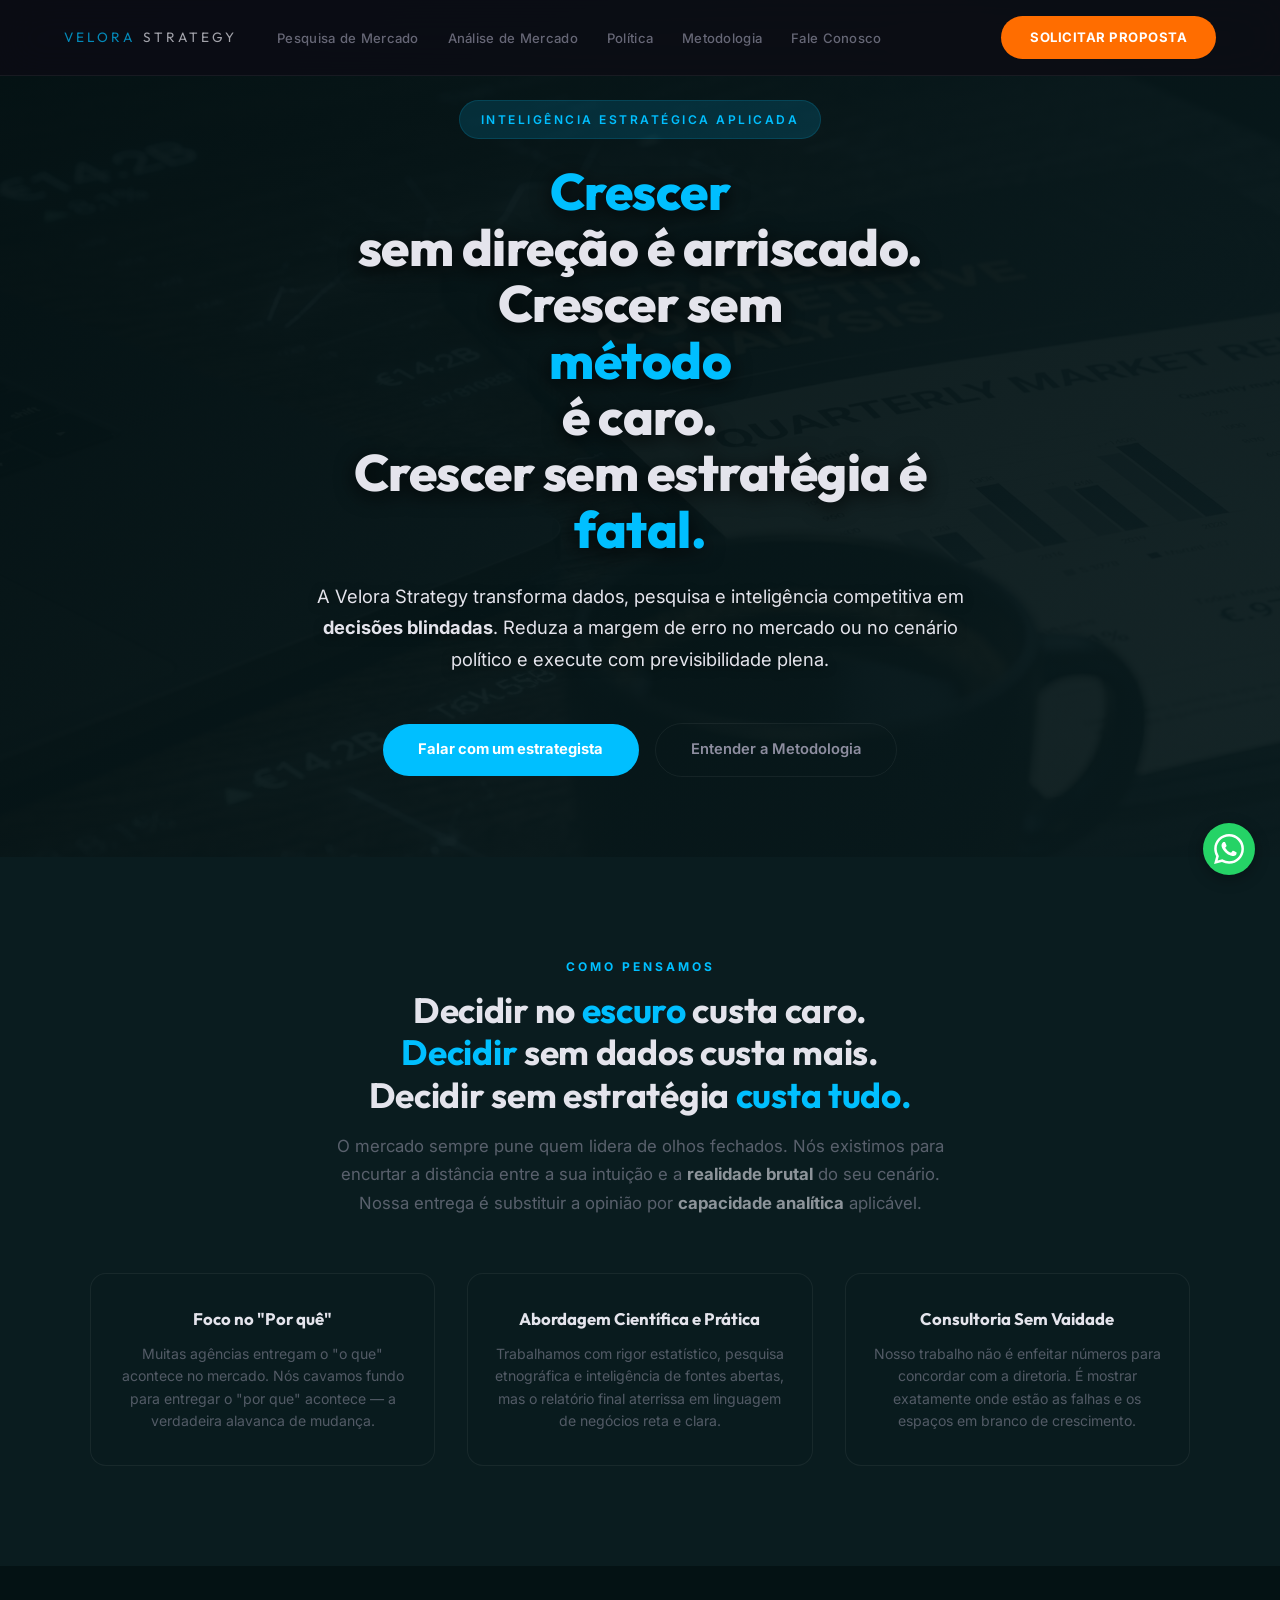
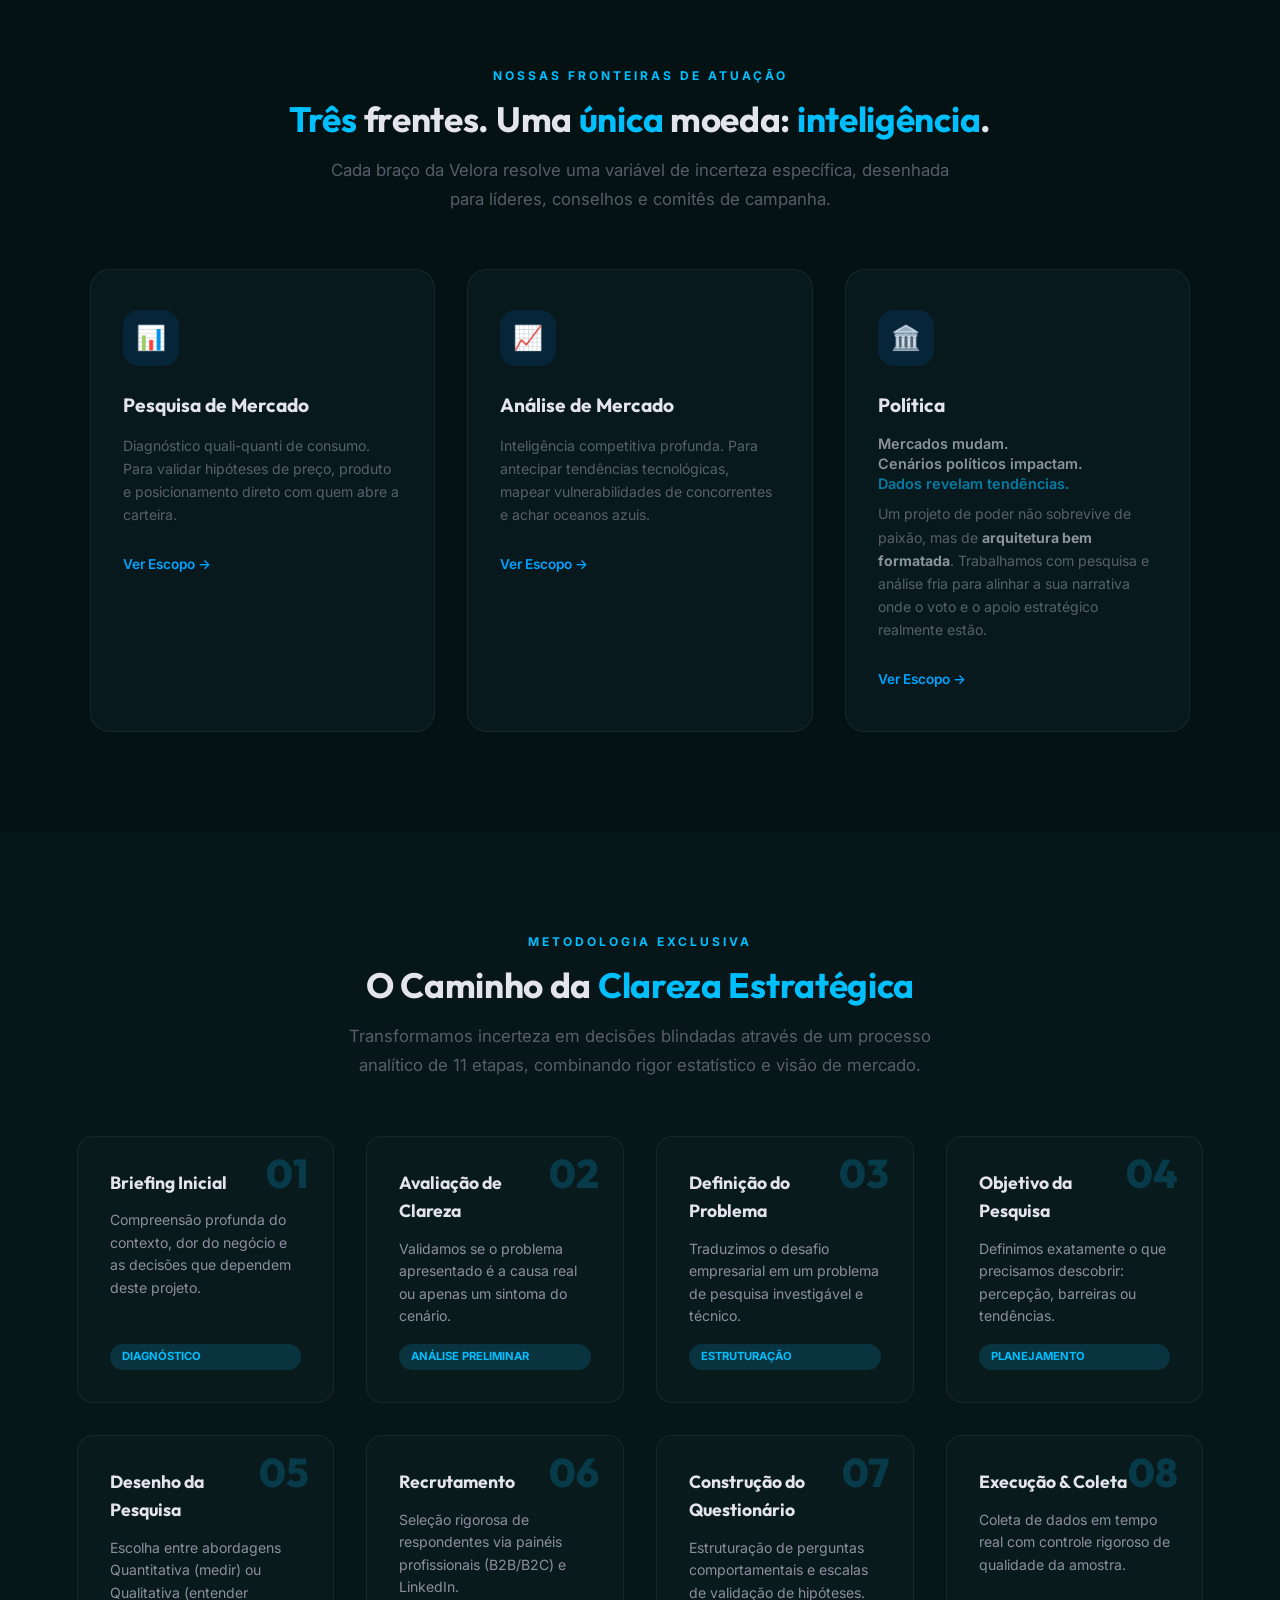
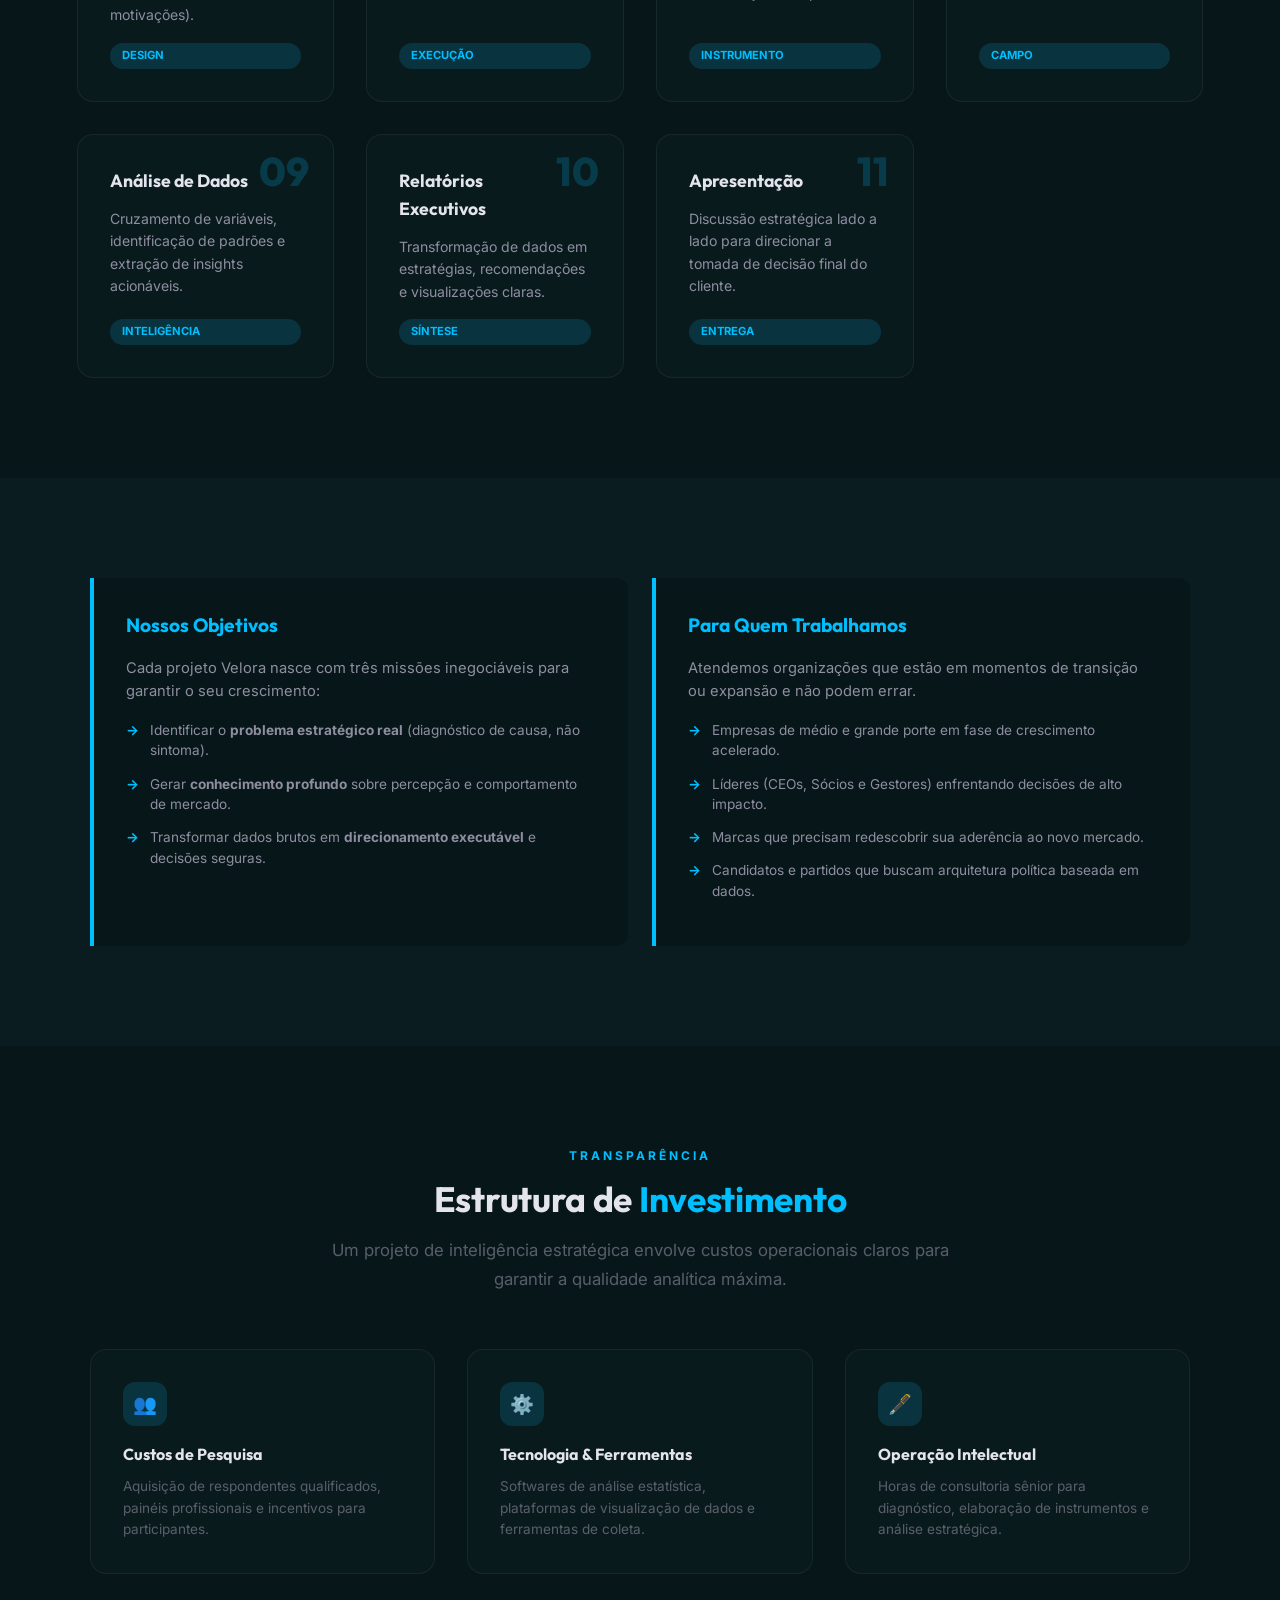
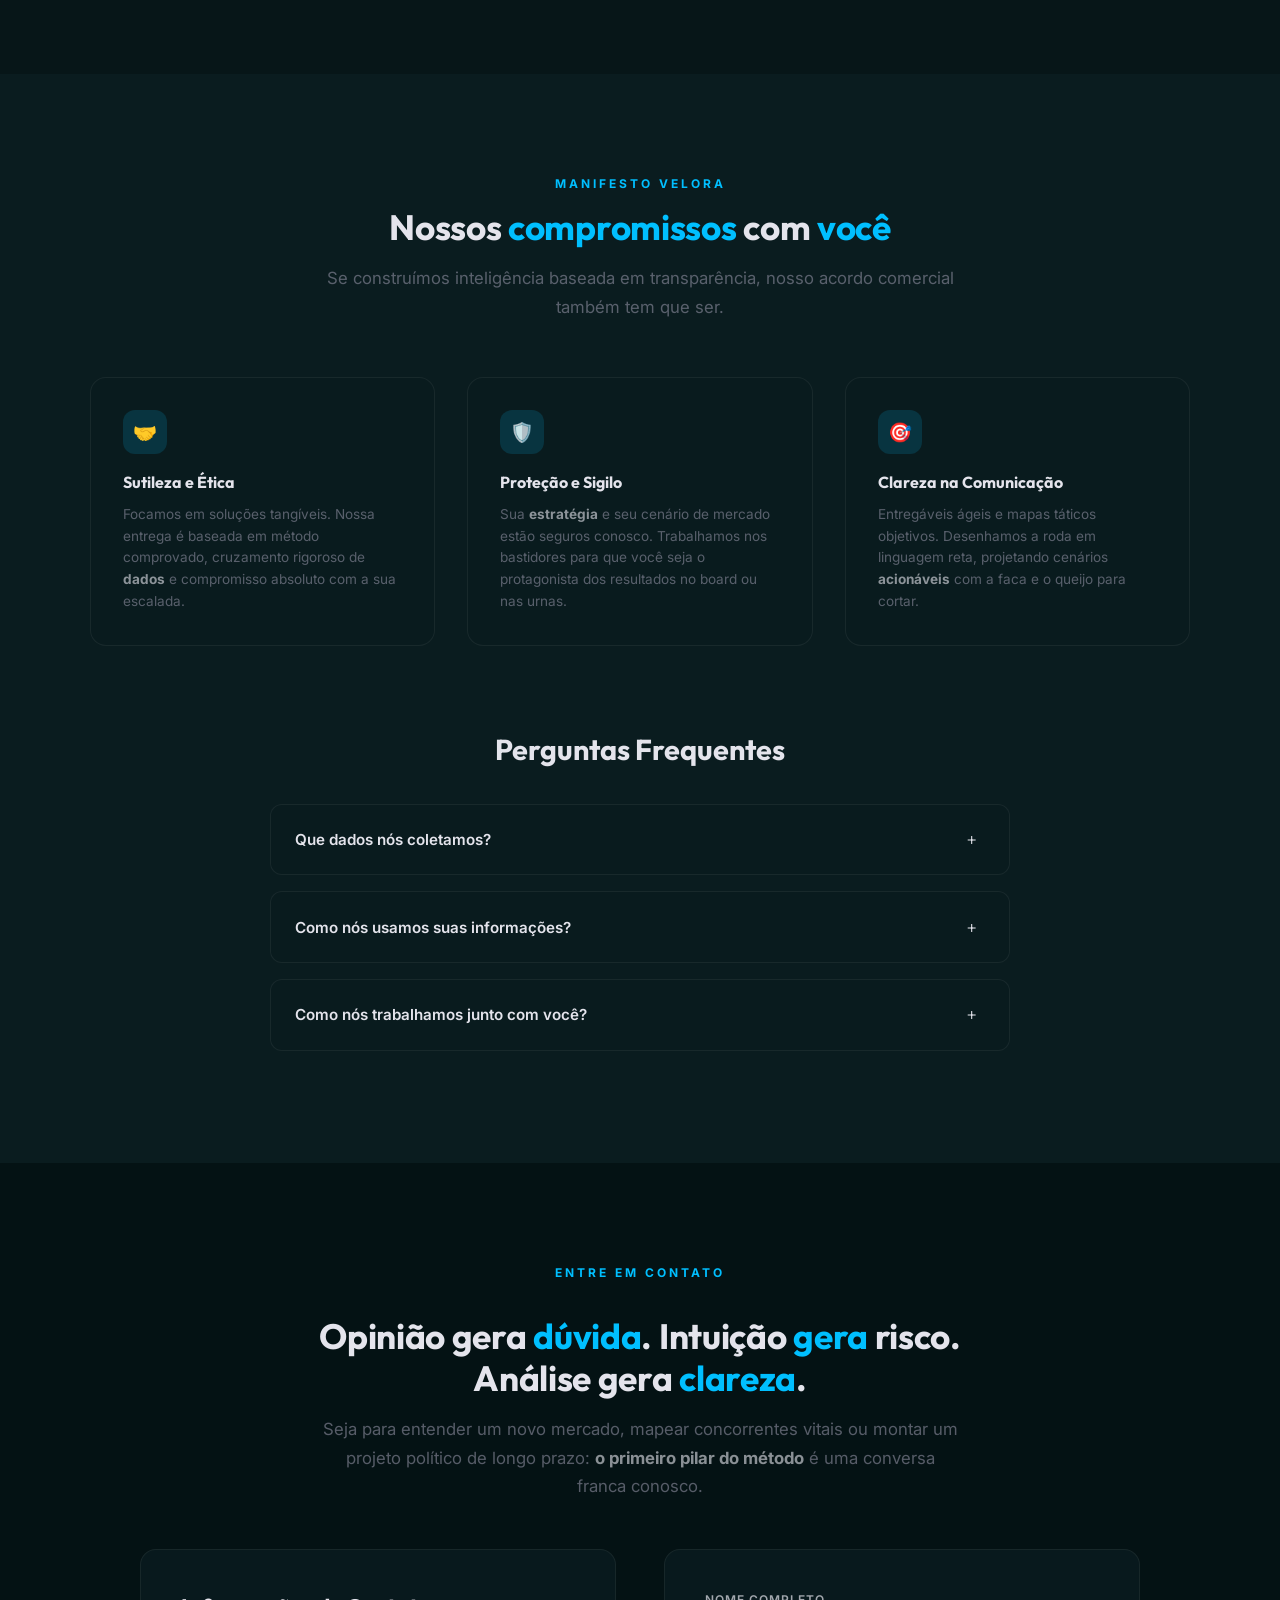
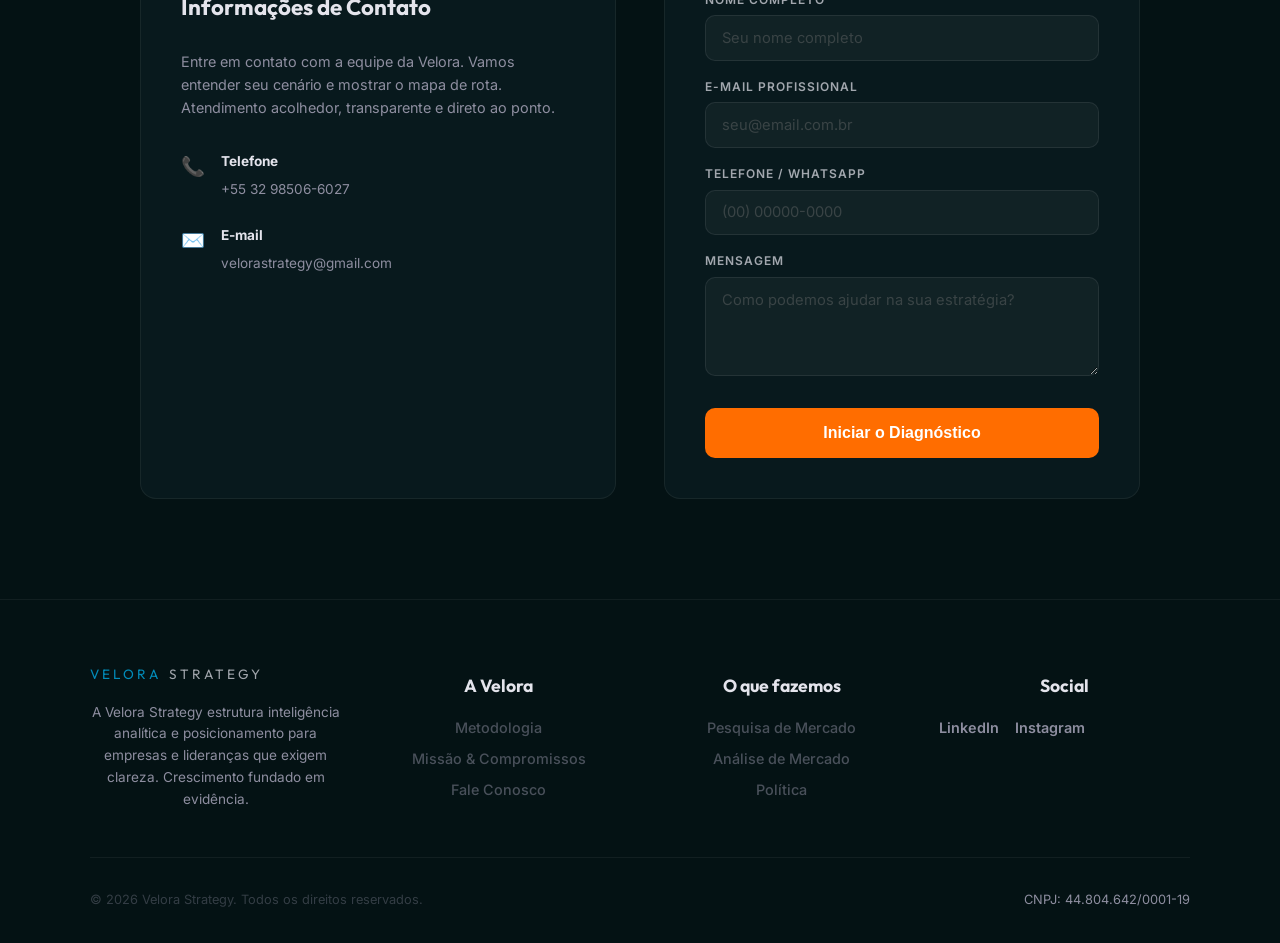
<file: index.html>
<!DOCTYPE html>
<html lang="pt-BR">

<head>
    <!-- Google Tag Manager -->
    <script>(function(w,d,s,l,i){w[l]=w[l]||[];w[l].push({'gtm.start':
    new Date().getTime(),event:'gtm.js'});var f=d.getElementsByTagName(s)[0],
    j=d.createElement(s),dl=l!='dataLayer'?'&l='+l:'';j.async=true;j.src=
    'https://www.googletagmanager.com/gtm.js?id='+i+dl;f.parentNode.insertBefore(j,f);
    })(window,document,'script','dataLayer','GTM-59BV6WMD');</script>
    <!-- End Google Tag Manager -->
    <!-- Google tag (gtag.js) -->
    <script async src="https://www.googletagmanager.com/gtag/js?id=AW-18034314399"></script>
    <script>
      window.dataLayer = window.dataLayer || [];
      function gtag(){dataLayer.push(arguments);}
      gtag('js', new Date());
      gtag('config', 'AW-18034314399');
    </script>
    <!-- Fragmento de conversão Google Ads: Inscrições no formulário de leads -->
    <script>
    function gtag_report_conversion(url) {
      var callback = function () {
        if (typeof(url) != 'undefined') {
          window.location = url;
        }
      };
      gtag('event', 'conversion', {
          'send_to': 'AW-18034314399/4WFzCI20po4cEJ-Zt5dD',
          'event_callback': callback
      });
      return false;
    }
    </script>
    <!-- Fragmento de conversão Google Ads: Contacto (WhatsApp) -->
    <script>
    function gtag_report_conversion_whatsapp(url) {
      var callback = function () {
        if (typeof(url) != 'undefined') {
          window.location = url;
        }
      };
      gtag('event', 'conversion', {
          'send_to': 'AW-18034314399/N0kqCN3d8I4cEJ-Zt5dD',
          'value': 1.0,
          'currency': 'BRL',
          'event_callback': callback
      });
      return false;
    }
    </script>
    <meta charset="UTF-8">
    <meta name="viewport" content="width=device-width, initial-scale=1.0">
    <meta name="description"
        content="Velora Strategy — Consultoria estratégica em pesquisa de mercado, análise competitiva e marketing político. Inteligência aplicada para decisões que importam.">
    <title>Velora Strategy — Inteligência Estratégica</title>
    <link rel="stylesheet" href="shared.css">
    <style>
        /* ===== INSTITUCIONAL — TURQUOISE PREMIUM THEME ===== */
        :root {
            --bg-primary: #041214;
            --bg-secondary: #0A1C1F;
            --bg-tertiary: #071618;
            --text-primary: #E4E4EC;
            --text-secondary: #8E8EA0;
            --accent: #00BFFF;
            --accent-dark: #0088CC;
            --accent-glow: rgba(0, 191, 255, 0.15);
            --card-bg: rgba(10, 28, 31, 0.85);
            --card-border: rgba(255, 255, 255, 0.06);
            --input-bg: rgba(255, 255, 255, 0.04);
            --input-border: rgba(255, 255, 255, 0.08);
        }

        body {
            background-color: var(--bg-primary);
            color: var(--text-primary);
        }

        .bg-carousel {
            position: fixed;
            top: 0;
            left: 0;
            width: 100%;
            height: 100%;
            z-index: 0;
            background: var(--bg-primary);
        }

        .bg-carousel::after {
            content: '';
            position: absolute;
            top: 0;
            left: 0;
            width: 100%;
            height: 100%;
            background: linear-gradient(135deg, rgba(4, 18, 20, 0.9) 0%, rgba(10, 28, 31, 0.85) 100%);
            z-index: 2;
        }

        .bg-carousel .slide {
            position: absolute;
            top: 0;
            left: 0;
            width: 100%;
            height: 100%;
            background-size: cover;
            background-position: center;
            opacity: 0;
            transition: opacity 2s ease-in-out, transform 15s linear;
            z-index: 1;
        }

        .bg-carousel .slide.active {
            opacity: 0.4;
            transform: scale(1.05);
        }

        .hero-institutional,
        .vision-section,
        .services-section,
        .methodology-section,
        .trust-section,
        .final-cta,
        .footer {
            position: relative;
            z-index: 3;
        }

        /* Header */
        .header {
            background: rgba(12, 12, 20, 0.85);
            border-bottom: 1px solid var(--card-border);
        }

        .logo {
            color: var(--text-primary);
        }

        .logo .velora-mark {
            color: var(--accent);
        }

        .nav-links a {
            color: var(--text-secondary);
        }

        .nav-links a:hover {
            color: var(--text-primary);
        }

        .header-cta {
            background: var(--accent);
            color: #ffffff;
        }

        .header-cta:hover {
            background: var(--accent-dark);
        }

        .menu-toggle span {
            background: var(--text-primary);
        }

        /* Hero Institutional */
        .hero-institutional {
            display: flex;
            flex-direction: column;
            align-items: center;
            justify-content: flex-start;
            text-align: center;
            padding: 100px 6% 80px;
            min-height: auto;
        }

        .hero-institutional .hero-badge {
            background: var(--accent-glow);
            color: var(--accent);
            border: 1px solid rgba(0, 191, 255, 0.15);
        }

        .hero-institutional .hero-headline {
            max-width: 800px;
            margin-left: auto;
            margin-right: auto;
            font-size: 3.2rem;
        }

        .hero-institutional .hero-headline .highlight {
            color: var(--accent);
        }

        .hero-institutional .hero-sub {
            color: var(--text-secondary);
            max-width: 620px;
            margin-left: auto;
            margin-right: auto;
            text-align: center;
        }

        .hero-cta-group {
            display: flex;
            gap: 1rem;
            align-items: center;
            justify-content: center;
            margin-top: 0.5rem;
        }

        .cta-primary {
            display: inline-block;
            padding: 0.9rem 2.2rem;
            border-radius: 50px;
            background: var(--accent);
            color: #ffffff;
            font-weight: 700;
            font-size: 0.92rem;
            transition: all 0.3s ease;
        }

        .cta-primary:hover {
            transform: translateY(-2px);
            box-shadow: 0 8px 25px rgba(0, 191, 255, 0.3);
        }

        .cta-secondary {
            display: inline-block;
            padding: 0.9rem 2.2rem;
            border-radius: 50px;
            border: 1px solid var(--card-border);
            color: var(--text-secondary);
            font-weight: 600;
            font-size: 0.92rem;
            transition: all 0.3s ease;
        }

        .cta-secondary:hover {
            border-color: var(--accent);
            color: var(--accent);
        }

        /* Vision */
        .vision-section {
            background: var(--bg-secondary);
        }

        .section-label {
            color: var(--accent);
        }

        .section-title {
            color: var(--text-primary);
        }

        .section-sub {
            color: var(--text-secondary);
        }

        .vision-item {
            border: 1px solid var(--card-border);
            border-radius: 16px;
            background: var(--card-bg);
        }

        .vision-item h3 {
            color: var(--text-primary);
        }

        .vision-item p {
            color: var(--text-secondary);
        }

        /* Services */
        .services-section {
            background: var(--bg-primary);
        }

        .service-card {
            background: var(--card-bg);
            border: 1px solid var(--card-border);
        }

        .service-card:hover {
            box-shadow: 0 12px 40px rgba(0, 0, 0, 0.3);
            border-color: rgba(255, 255, 255, 0.1);
        }

        .service-icon {
            background: var(--accent-glow);
        }

        .service-card h3 {
            color: var(--text-primary);
        }

        .service-card p {
            color: var(--text-secondary);
        }

        .service-link {
            color: var(--accent);
        }

        /* Service accent colors */
        .service-card.pesquisa .service-icon {
            background: rgba(0, 123, 255, 0.12);
            color: #00A3FF;
        }

        .service-card.pesquisa .service-link {
            color: #00A3FF;
        }

        .service-card.analise .service-icon {
            background: rgba(0, 123, 255, 0.12);
            color: #00A3FF;
        }

        .service-card.analise .service-link {
            color: #00A3FF;
        }

        .service-card.politico .service-icon {
            background: rgba(0, 123, 255, 0.12);
            color: #00A3FF;
        }

        .service-card.politico .service-link {
            color: #00A3FF;
        }

        /* Methodology */
        .methodology-section {
            background: var(--bg-tertiary);
        }

        .method-name {
            color: var(--text-secondary);
        }



        .method-step-number {
            background: var(--accent-glow);
            color: var(--accent);
        }

        .method-step h3 {
            color: var(--text-primary);
        }

        .method-step p {
            color: var(--text-secondary);
        }

        /* Trust */
        .trust-section {
            background: var(--bg-secondary);
        }

        .trust-card {
            background: var(--card-bg);
            border: 1px solid var(--card-border);
        }

        .trust-card:hover {
            border-color: rgba(255, 255, 255, 0.1);
            box-shadow: 0 8px 30px rgba(0, 0, 0, 0.2);
        }

        .trust-card-icon {
            background: var(--accent-glow);
            color: var(--accent);
        }

        .trust-card h3 {
            color: var(--text-primary);
        }

        .trust-card p {
            color: var(--text-secondary);
        }

        /* Final CTA */
        .final-cta {
            background: var(--bg-primary);
        }

        .final-cta .section-title {
            color: var(--text-primary);
        }

        .final-cta .section-sub {
            color: var(--text-secondary);
        }

        .final-cta-btn {
            background: var(--accent);
            color: #ffffff;
        }

        .final-cta-btn:hover {
            background: var(--accent-dark);
        }

        /* Footer */
        .footer {
            border-top-color: var(--card-border);
        }

        .footer-links a {
            color: var(--text-secondary);
        }

        .footer-copy {
            color: var(--text-secondary);
        }

        .cta-destaque {
            background: #FF6D00 !important;
            color: #ffffff !important;
            padding: 0.7rem 1.8rem;
            border-radius: 50px;
            font-weight: 700;
            border: none;
            cursor: pointer;
            transition: all 0.3s ease;
        }

        .cta-destaque:hover {
            background: #FF8E33 !important;
            box-shadow: 0 4px 15px rgba(255, 109, 0, 0.4);
            transform: translateY(-2px);
        }

        @media (max-width: 768px) {
            .hero-institutional .hero-headline {
                font-size: 2rem;
            }

            .hero-cta-group {
                flex-direction: column;
            }
        }
    </style>
</head>

<body>
    <!-- Google Tag Manager (noscript) -->
    <noscript><iframe src="https://www.googletagmanager.com/ns.html?id=GTM-59BV6WMD"
    height="0" width="0" style="display:none;visibility:hidden"></iframe></noscript>
    <!-- End Google Tag Manager (noscript) -->

    <!-- BACKGROUND CAROUSEL -->
    <div class="bg-carousel">
        <div class="slide active" style="background-image: url('images/mesa_cafe_institucional.jpg');"></div>
        <div class="slide" style="background-image: url('images/inst_bg_2.png');"></div>
        <div class="slide" style="background-image: url('images/inst_bg_3.png');"></div>
    </div>

    <!-- HEADER -->
    <header class="header" id="header">
        <div class="header-left">
            <a href="#" class="logo" onclick="window.scrollTo({top: 0, behavior: 'smooth'}); return false;">
                <span class="velora-mark">Velora</span> <span>Strategy</span>
            </a>
            <nav id="navbar">
                <ul class="nav-links" id="nav-links">
                    <li><a href="pesquisa-de-mercado.html">Pesquisa de Mercado</a></li>
                    <li><a href="analise-de-mercado.html">Análise de Mercado</a></li>
                    <li><a href="marketing-politico.html">Política</a></li>
                    <li><a href="#metodologia">Metodologia</a></li>
                    <li><a href="#fale-conosco">Fale Conosco</a></li>
                </ul>
            </nav>
        </div>
        <div style="display: flex; align-items: center; gap: 1rem;">
            <a href="#fale-conosco" class="header-cta cta-destaque">Solicitar proposta</a>
            <button class="menu-toggle" id="mobile-menu" aria-label="Abrir Menu">
                <span></span><span></span><span></span>
            </button>
        </div>
    </header>

    <main>

        <!-- HERO INSTITUTIONAL -->
        <section class="hero hero-institutional" id="hero">
            <div
                style="z-index: 2; max-width: 1000px; margin: 0 auto; display: flex; flex-direction: column; align-items: center;">
                <span class="hero-badge"
                    style="background: var(--accent-glow); color: var(--accent); border: 1px solid rgba(0, 191, 255, 0.15); margin-bottom: 1.5rem;">Inteligência
                    Estratégica Aplicada</span>
                <h1 class="hero-headline" style="font-size: 3.2rem; text-align: center; margin-bottom: 1.5rem;">
                    <span class="highlight" style="color: var(--accent);">Crescer</span> sem direção é <span
                        style="white-space: nowrap;">arriscado.</span><br>
                    Crescer sem <span class="highlight" style="color: var(--accent);">método</span> é caro.<br>
                    Crescer sem estratégia é <span class="highlight" style="color: var(--accent);">fatal.</span>
                </h1>
                <p class="hero-sub"
                    style="text-align: center; max-width: 650px; color: var(--text-primary); margin-bottom: 2.5rem; font-size: 1.15rem; text-shadow: 0 2px 10px rgba(0,0,0,0.5);">
                    A Velora Strategy transforma dados, pesquisa e inteligência competitiva em <b
                        style="color: var(--text-primary);">decisões blindadas</b>. Reduza a margem de erro no mercado
                    ou no cenário político e execute com previsibilidade plena.
                </p>
                <div class="hero-cta-group" style="justify-content: center; display: flex; gap: 1rem;">
                    <a href="#fale-conosco" class="cta-primary">Falar com um estrategista</a>
                    <a href="#metodologia" class="cta-secondary">Entender a Metodologia</a>
                </div>
            </div>
        </section>

        <!-- COMO PENSAMOS -->
        <section class="vision-section reveal" id="como-pensamos">
            <p class="section-label">Como Pensamos</p>
            <h2 class="section-title">
                Decidir no <span class="text-accent">escuro</span> custa caro.<br>
                <span class="text-accent">Decidir</span> sem dados custa mais.<br>
                Decidir sem estratégia <span class="text-accent">custa tudo.</span>
            </h2>
            <p class="section-sub">
                O mercado sempre pune quem lidera de olhos fechados. Nós existimos para encurtar a distância entre a sua
                intuição e a <b style="color: var(--text-primary);">realidade brutal</b> do seu cenário. Nossa entrega é
                substituir a opinião por <b style="color: var(--text-primary);">capacidade analítica</b> aplicável.
            </p>
            <div class="vision-grid reveal-children">
                <div class="vision-item">
                    <h3>Foco no "Por quê"</h3>
                    <p>Muitas agências entregam o "o que" acontece no mercado. Nós cavamos fundo para entregar o "por
                        que" acontece — a verdadeira alavanca de mudança.</p>
                </div>
                <div class="vision-item">
                    <h3>Abordagem Científica e Prática</h3>
                    <p>Trabalhamos com rigor estatístico, pesquisa etnográfica e inteligência de fontes abertas, mas o
                        relatório final aterrissa em linguagem de negócios reta e clara.</p>
                </div>
                <div class="vision-item">
                    <h3>Consultoria Sem Vaidade</h3>
                    <p>Nosso trabalho não é enfeitar números para concordar com a diretoria. É mostrar exatamente onde
                        estão as falhas e os espaços em branco de crescimento.</p>
                </div>
            </div>
        </section>

        <!-- SERVIÇOS -->
        <section class="services-section reveal" id="servicos">
            <p class="section-label">Nossas Fronteiras de Atuação</p>
            <h2 class="section-title"><span class="text-accent">Três</span> frentes. Uma <span class="text-accent">única</span> moeda: <span class="text-accent">inteligência</span>.</h2>
            <p class="section-sub">
                Cada braço da Velora resolve uma variável de incerteza específica, desenhada para líderes, conselhos e
                comitês de campanha.
            </p>
            <div class="services-grid reveal-children">
                <!-- Pesquisa de Mercado -->
                <div class="service-card pesquisa">
                    <div class="service-icon">📊</div>
                    <h3>Pesquisa de Mercado</h3>
                    <p>Diagnóstico quali-quanti de consumo. Para validar hipóteses de preço, produto e posicionamento
                        direto com quem abre a carteira.</p>
                    <a href="pesquisa-de-mercado.html" class="service-link">Ver Escopo →</a>
                </div>
                <!-- Análise de Mercado -->
                <div class="service-card analise">
                    <div class="service-icon">📈</div>
                    <h3>Análise de Mercado</h3>
                    <p>Inteligência competitiva profunda. Para antecipar tendências tecnológicas, mapear
                        vulnerabilidades de concorrentes e achar oceanos azuis.</p>
                    <a href="analise-de-mercado.html" class="service-link">Ver Escopo →</a>
                </div>
                <!-- Política -->
                <div class="service-card politico">
                    <div class="service-icon">🏛️</div>
                    <h3>Política</h3>
                    <p
                        style="font-weight: 600; font-size: 0.9rem; color: var(--text-primary); margin-bottom: 0.5rem; line-height: 1.4;">
                        Mercados mudam.<br>Cenários políticos impactam.<br><span style="color: var(--accent);">Dados
                            revelam tendências.</span>
                    </p>
                    <p>Um projeto de poder não sobrevive de paixão, mas de <b
                            style="color: var(--text-primary);">arquitetura bem formatada</b>. Trabalhamos com pesquisa
                        e análise fria para alinhar a sua narrativa onde o voto e o apoio estratégico realmente estão.
                    </p>
                    <a href="marketing-politico.html" class="service-link">Ver Escopo →</a>
                </div>
            </div>
        </section>
        <div id="metodologia-anchor" style="position: absolute; margin-top: -120px;"></div>
        <section class="methodology-section reveal" id="metodologia">
            <p class="section-label">Metodologia Exclusiva</p>
            <h2 class="section-title">O Caminho da <span class="text-accent">Clareza Estratégica</span></h2>
            <p class="section-sub">
                Transformamos incerteza em decisões blindadas através de um processo analítico de 11 etapas, combinando rigor estatístico e visão de mercado.
            </p>

            <div class="method-grid-11">
                <!-- ETAPA 1 -->
                <div class="method-card">
                    <span class="method-number">01</span>
                    <h3>Briefing Inicial</h3>
                    <p>Compreensão profunda do contexto, dor do negócio e as decisões que dependem deste projeto.</p>
                    <span class="method-badge">Diagnóstico</span>
                </div>
                <!-- ETAPA 2 -->
                <div class="method-card">
                    <span class="method-number">02</span>
                    <h3>Avaliação de Clareza</h3>
                    <p>Validamos se o problema apresentado é a causa real ou apenas um sintoma do cenário.</p>
                    <span class="method-badge">Análise Preliminar</span>
                </div>
                <!-- ETAPA 3 -->
                <div class="method-card">
                    <span class="method-number">03</span>
                    <h3>Definição do Problema</h3>
                    <p>Traduzimos o desafio empresarial em um problema de pesquisa investigável e técnico.</p>
                    <span class="method-badge">Estruturação</span>
                </div>
                <!-- ETAPA 4 -->
                <div class="method-card">
                    <span class="method-number">04</span>
                    <h3>Objetivo da Pesquisa</h3>
                    <p>Definimos exatamente o que precisamos descobrir: percepção, barreiras ou tendências.</p>
                    <span class="method-badge">Planejamento</span>
                </div>
                <!-- ETAPA 5 -->
                <div class="method-card">
                    <span class="method-number">05</span>
                    <h3>Desenho da Pesquisa</h3>
                    <p>Escolha entre abordagens Quantitativa (medir) ou Qualitativa (entender motivações).</p>
                    <span class="method-badge">Design</span>
                </div>
                <!-- ETAPA 6 -->
                <div class="method-card">
                    <span class="method-number">06</span>
                    <h3>Recrutamento</h3>
                    <p>Seleção rigorosa de respondentes via painéis profissionais (B2B/B2C) e LinkedIn.</p>
                    <span class="method-badge">Execução</span>
                </div>
                <!-- ETAPA 7 -->
                <div class="method-card">
                    <span class="method-number">07</span>
                    <h3>Construção do Questionário</h3>
                    <p>Estruturação de perguntas comportamentais e escalas de validação de hipóteses.</p>
                    <span class="method-badge">Instrumento</span>
                </div>
                <!-- ETAPA 8 -->
                <div class="method-card">
                    <span class="method-number">08</span>
                    <h3>Execução & Coleta</h3>
                    <p>Coleta de dados em tempo real com controle rigoroso de qualidade da amostra.</p>
                    <span class="method-badge">Campo</span>
                </div>
                <!-- ETAPA 9 -->
                <div class="method-card">
                    <span class="method-number">09</span>
                    <h3>Análise de Dados</h3>
                    <p>Cruzamento de variáveis, identificação de padrões e extração de insights acionáveis.</p>
                    <span class="method-badge">Inteligência</span>
                </div>
                <!-- ETAPA 10 -->
                <div class="method-card">
                    <span class="method-number">10</span>
                    <h3>Relatórios Executivos</h3>
                    <p>Transformação de dados em estratégias, recomendações e visualizações claras.</p>
                    <span class="method-badge">Síntese</span>
                </div>
                <!-- ETAPA 11 -->
                <div class="method-card">
                    <span class="method-number">11</span>
                    <h3>Apresentação</h3>
                    <p>Discussão estratégica lado a lado para direcionar a tomada de decisão final do cliente.</p>
                    <span class="method-badge">Entrega</span>
                </div>
            </div>
        </section>

        <!-- OBJETIVOS & PÚBLICO -->
        <section class="vision-section reveal" id="objetivos-publico" style="padding: 100px 6%; background: var(--bg-secondary);">
            <div class="info-grid">
                <div class="info-card">
                    <h3>Nossos Objetivos</h3>
                    <p>Cada projeto Velora nasce com três missões inegociáveis para garantir o seu crescimento:</p>
                    <ul class="info-list">
                        <li>Identificar o <b>problema estratégico real</b> (diagnóstico de causa, não sintoma).</li>
                        <li>Gerar <b>conhecimento profundo</b> sobre percepção e comportamento de mercado.</li>
                        <li>Transformar dados brutos em <b>direcionamento executável</b> e decisões seguras.</li>
                    </ul>
                </div>
                <div class="info-card">
                    <h3>Para Quem Trabalhamos</h3>
                    <p>Atendemos organizações que estão em momentos de transição ou expansão e não podem errar.</p>
                    <ul class="info-list">
                        <li>Empresas de médio e grande porte em fase de crescimento acelerado.</li>
                        <li>Líderes (CEOs, Sócios e Gestores) enfrentando decisões de alto impacto.</li>
                        <li>Marcas que precisam redescobrir sua aderência ao novo mercado.</li>
                        <li>Candidatos e partidos que buscam arquitetura política baseada em dados.</li>
                    </ul>
                </div>
            </div>
        </section>

        <!-- INVESTIMENTO -->
        <section class="trust-section reveal" id="investimento" style="background: var(--bg-tertiary);">
            <p class="section-label">Transparência</p>
            <h2 class="section-title">Estrutura de <span class="text-accent">Investimento</span></h2>
            <p class="section-sub">
                Um projeto de inteligência estratégica envolve custos operacionais claros para garantir a qualidade analítica máxima.
            </p>
            <div class="trust-grid reveal-children">
                <div class="trust-card">
                    <div class="trust-card-icon">👥</div>
                    <h3>Custos de Pesquisa</h3>
                    <p>Aquisição de respondentes qualificados, painéis profissionais e incentivos para participantes.</p>
                </div>
                <div class="trust-card">
                    <div class="trust-card-icon">⚙️</div>
                    <h3>Tecnologia & Ferramentas</h3>
                    <p>Softwares de análise estatística, plataformas de visualização de dados e ferramentas de coleta.</p>
                </div>
                <div class="trust-card">
                    <div class="trust-card-icon">🖋️</div>
                    <h3>Operação Intelectual</h3>
                    <p>Horas de consultoria sênior para diagnóstico, elaboração de instrumentos e análise estratégica.</p>
                </div>
            </div>
        </section>

        <!-- COMPROMISSOS & FAQ -->
        <section class="trust-section reveal" id="compromissos">
            <p class="section-label">Manifesto Velora</p>
            <h2 class="section-title">Nossos <span class="text-accent">compromissos</span> com <span class="text-accent">você</span></h2>
            <p class="section-sub">
                Se construímos inteligência baseada em transparência, nosso acordo comercial também tem que ser.
            </p>
            <div class="trust-grid reveal-children" style="margin-bottom: 5rem;">
                <div class="trust-card">
                    <div class="trust-card-icon">🤝</div>
                    <h3>Sutileza e Ética</h3>
                    <p>Focamos em soluções tangíveis. Nossa entrega é baseada em método comprovado, cruzamento rigoroso
                        de <b style="color: var(--text-primary);">dados</b> e compromisso absoluto com a sua escalada.
                    </p>
                </div>
                <div class="trust-card">
                    <div class="trust-card-icon">🛡️</div>
                    <h3>Proteção e Sigilo</h3>
                    <p>Sua <b style="color: var(--text-primary);">estratégia</b> e seu cenário de mercado estão seguros
                        conosco. Trabalhamos nos bastidores para que você seja o protagonista dos resultados no board ou
                        nas urnas.</p>
                </div>
                <div class="trust-card">
                    <div class="trust-card-icon">🎯</div>
                    <h3>Clareza na Comunicação</h3>
                    <p>Entregáveis ágeis e mapas táticos objetivos. Desenhamos a roda em linguagem reta, projetando
                        cenários <b style="color: var(--text-primary);">acionáveis</b> com a faca e o queijo para
                        cortar.</p>
                </div>
            </div>

            <div class="faq-container reveal">
                <h3
                    style="text-align: center; font-family: 'Outfit', sans-serif; font-size: 1.8rem; margin-bottom: 2rem; color: var(--text-primary);">
                    Perguntas Frequentes</h3>

                <div class="faq-item"
                    style="background: var(--card-bg); border: 1px solid var(--card-border); margin-bottom: 1rem; cursor: pointer;"
                    onclick="this.classList.toggle('active')">
                    <button class="faq-question" style="color: var(--text-primary);">
                        Que dados nós coletamos?
                        <span class="faq-icon">+</span>
                    </button>
                    <div class="faq-answer">
                        <div class="faq-answer-inner">
                            Nós coletamos estritamente os dados necessários para embasar seu posicionamento. Isso
                            engloba informações demográficas validadas de público e cruzamentos abertos no mercado.
                        </div>
                    </div>
                </div>

                <div class="faq-item"
                    style="background: var(--card-bg); border: 1px solid var(--card-border); margin-bottom: 1rem; cursor: pointer;"
                    onclick="this.classList.toggle('active')">
                    <button class="faq-question" style="color: var(--text-primary);">
                        Como nós usamos suas informações?
                        <span class="faq-icon">+</span>
                    </button>
                    <div class="faq-answer">
                        <div class="faq-answer-inner">
                            Suas informações sensíveis são processadas em ambiente fechado para gerar relatórios,
                            direcionar a análise de competição e encontrar vácuos de oportunidades para seu produto ou
                            campanha.
                        </div>
                    </div>
                </div>

                <div class="faq-item"
                    style="background: var(--card-bg); border: 1px solid var(--card-border); cursor: pointer;"
                    onclick="this.classList.toggle('active')">
                    <button class="faq-question" style="color: var(--text-primary);">
                        Como nós trabalhamos junto com você?
                        <span class="faq-icon">+</span>
                    </button>
                    <div class="faq-answer">
                        <div class="faq-answer-inner">
                            Trabalhamos através de sprints e escopo contínuo, iniciando com um diagnóstico preciso,
                            seguindo para fase de captação e terminando em direção executável direta, numa mesa de
                            discussão lado a lado.
                        </div>
                    </div>
                </div>
            </div>
        </section>

        <!-- FALE CONOSCO -->
        <section class="final-cta reveal" id="fale-conosco">
            <p class="section-label" style="margin-bottom: 2rem;">Entre em contato</p>
            <h2 class="section-title">
                Opinião gera <span class="text-accent">dúvida</span>. Intuição <span class="text-accent">gera</span> risco.<br>
                Análise gera <span class="text-accent">clareza</span>.
            </h2>
            <p class="section-sub">
                Seja para entender um novo mercado, mapear concorrentes vitais ou montar um projeto político de longo
                prazo: <b style="color: var(--text-primary);">o primeiro pilar do método</b> é uma conversa franca
                conosco.
            </p>

            <div
                style="display: grid; grid-template-columns: repeat(auto-fit, minmax(300px, 1fr)); gap: 3rem; max-width: 1000px; margin: 3rem auto 0; text-align: left;">
                <div
                    style="background: var(--card-bg); border: 1px solid var(--card-border); padding: 2.5rem; border-radius: 16px;">
                    <h3
                        style="font-family: 'Outfit', sans-serif; font-size: 1.4rem; margin-bottom: 1.5rem; color: var(--text-primary);">
                        Informações de Contato</h3>
                    <p style="color: var(--text-secondary); margin-bottom: 2rem; font-size: 0.9rem;">
                        Entre em contato com a equipe da Velora. Vamos entender seu cenário e mostrar o mapa de rota.
                        Atendimento acolhedor, transparente e direto ao ponto.
                    </p>
                    <ul style="list-style: none; margin: 0; padding: 0;">
                        <li style="display: flex; align-items: flex-start; gap: 1rem; margin-bottom: 1.5rem;">
                            <span style="font-size: 1.2rem;">📞</span>
                            <div>
                                <strong
                                    style="display: block; font-size: 0.85rem; color: var(--text-primary); margin-bottom: 0.2rem;">Telefone</strong>
                                <span style="font-size: 0.85rem; color: var(--text-secondary);">+55 32 98506-6027</span>
                            </div>
                        </li>
                        <li style="display: flex; align-items: flex-start; gap: 1rem;">
                            <span style="font-size: 1.2rem;">✉️</span>
                            <div>
                                <strong
                                    style="display: block; font-size: 0.85rem; color: var(--text-primary); margin-bottom: 0.2rem;">E-mail</strong>
                                <span
                                    style="font-size: 0.85rem; color: var(--text-secondary);">velorastrategy@gmail.com</span>
                            </div>
                        </li>
                    </ul>
                </div>

                <div
                    style="background: var(--card-bg); border: 1px solid var(--card-border); padding: 2.5rem; border-radius: 16px;">
                    <form id="form-diagnostico" action="https://formspree.io/f/mreyynyn" method="POST">
                        <div class="form-group" style="margin-bottom: 1rem;">
                            <label
                                style="color: var(--text-primary); display: block; font-size: 0.75rem; font-weight: 600; letter-spacing: 1px; text-transform: uppercase; margin-bottom: 0.4rem;">Nome
                                Completo</label>
                            <input type="text" placeholder="Seu nome completo" required id="nome" name="nome" pattern="^[a-zA-ZÀ-ÿ]{2,}(?:\s+[a-zA-ZÀ-ÿ]{2,})+$" minlength="5" maxlength="100" title="Digite seu nome e sobrenome"
                                style="width: 100%; padding: 0.8rem 1rem; border-radius: 10px; background: var(--input-bg); border: 1px solid var(--input-border); color: #fff; font-family: 'Inter', sans-serif;">
                            <span class="validation-hint" style="display: none; font-size: 0.75rem; color: var(--text-secondary); margin-top: 0.4rem; padding-left: 0.5rem; font-weight: 500;">Insira seu nome e sobrenome (ex: João Silva)</span>
                        </div>
                        <div class="form-group" style="margin-bottom: 1rem;">
                            <label
                                style="color: var(--text-primary); display: block; font-size: 0.75rem; font-weight: 600; letter-spacing: 1px; text-transform: uppercase; margin-bottom: 0.4rem;">E-mail
                                Profissional</label>
                            <input type="email" placeholder="seu@email.com.br" required id="email" name="email" pattern="^[a-zA-Z0-9._%+\-]+@[a-zA-Z0-9.\-]+\.[a-zA-Z]{2,}$" title="Digite um e-mail válido"
                                style="width: 100%; padding: 0.8rem 1rem; border-radius: 10px; background: var(--input-bg); border: 1px solid var(--input-border); color: #fff; font-family: 'Inter', sans-serif;">
                            <span class="validation-hint" style="display: none; font-size: 0.75rem; color: var(--text-secondary); margin-top: 0.4rem; padding-left: 0.5rem; font-weight: 500;">Insira um e-mail válido (ex: nome@empresa.com.br)</span>
                        </div>
                        <div class="form-group" style="margin-bottom: 1rem;">
                            <label
                                style="color: var(--text-primary); display: block; font-size: 0.75rem; font-weight: 600; letter-spacing: 1px; text-transform: uppercase; margin-bottom: 0.4rem;">Telefone
                                / WhatsApp</label>
                            <input type="tel" placeholder="(00) 00000-0000" required id="telefone" name="telefone" pattern="^\(?\d{2}\)?\s?\d{4,5}-?\d{4}$" minlength="10" maxlength="15" title="Digite um telefone válido" oninput="this.value = this.value.replace(/[^0-9()\- ]/g, '')"
                                style="width: 100%; padding: 0.8rem 1rem; border-radius: 10px; background: var(--input-bg); border: 1px solid var(--input-border); color: #fff; font-family: 'Inter', sans-serif;">
                            <span class="validation-hint" style="display: none; font-size: 0.75rem; color: var(--text-secondary); margin-top: 0.4rem; padding-left: 0.5rem; font-weight: 500;">Insira seu telefone com DDD (apenas números)</span>
                        </div>
                        <div class="form-group" style="margin-bottom: 1.5rem;">
                            <label
                                style="color: var(--text-primary); display: block; font-size: 0.75rem; font-weight: 600; letter-spacing: 1px; text-transform: uppercase; margin-bottom: 0.4rem;">Mensagem</label>
                            <textarea placeholder="Como podemos ajudar na sua estratégia?" rows="4" required id="mensagem" name="mensagem" minlength="10" maxlength="1000" title="A mensagem deve ter no mínimo 10 caracteres"
                                style="width: 100%; padding: 0.8rem 1rem; border-radius: 10px; background: var(--input-bg); border: 1px solid var(--input-border); color: #fff; font-family: 'Inter', sans-serif; resize: vertical;"></textarea>
                            <span class="validation-hint" style="display: none; font-size: 0.75rem; color: var(--text-secondary); margin-top: 0.4rem; padding-left: 0.5rem; font-weight: 500;">Formule sua mensagem (mínimo de 10 caracteres)</span>
                        </div>
                        <button type="submit" id="btn-enviar-principal" class="cta-destaque"
                            style="width: 100%; font-size: 1rem; padding: 1rem; border-radius: 10px; font-weight: 700;">Iniciar
                            o Diagnóstico</button>
                    </form>
                </div>
            </div>
        </section>

    </main>

    <!-- FOOTER -->
    <footer class="footer" style="padding: 4rem 6% 2rem;">
        <div class="footer-content"
            style="max-width: 1100px; margin: 0 auto; display: grid; grid-template-columns: repeat(auto-fit, minmax(200px, 1fr)); gap: 2rem; padding-bottom: 2rem; border-bottom: 1px solid var(--card-border);">
            <div class="footer-col">
                <div class="logo" style="margin-bottom: 1rem;">
                    <span class="velora-mark">Velora</span> <span>Strategy</span>
                </div>
                <p style="color: var(--text-secondary); font-size: 0.85rem; line-height: 1.6; max-width: 300px;">
                    A Velora Strategy estrutura inteligência analítica e posicionamento para empresas e lideranças que
                    exigem clareza. Crescimento fundado em evidência.
                </p>
            </div>

            <div class="footer-col" style="padding-top: 0.5rem;">
                <h4
                    style="color: var(--text-primary); font-family: 'Outfit', sans-serif; font-size: 1.1rem; margin-bottom: 1rem;">
                    A Velora</h4>
                <div class="footer-links" style="display: flex; flex-direction: column; gap: 0.5rem; padding: 0;">
                    <a href="#metodologia" style="font-size: 0.9rem;">Metodologia</a>
                    <a href="#compromissos" style="font-size: 0.9rem;">Missão & Compromissos</a>
                    <a href="#fale-conosco" style="font-size: 0.9rem;">Fale Conosco</a>
                </div>
            </div>

            <div class="footer-col" style="padding-top: 0.5rem;">
                <h4
                    style="color: var(--text-primary); font-family: 'Outfit', sans-serif; font-size: 1.1rem; margin-bottom: 1rem;">
                    O que fazemos</h4>
                <div class="footer-links" style="display: flex; flex-direction: column; gap: 0.5rem; padding: 0;">
                    <a href="pesquisa-de-mercado.html" style="font-size: 0.9rem;">Pesquisa de Mercado</a>
                    <a href="analise-de-mercado.html" style="font-size: 0.9rem;">Análise de Mercado</a>
                    <a href="marketing-politico.html" style="font-size: 0.9rem;">Política</a>
                </div>
            </div>

            <div class="footer-col" style="padding-top: 0.5rem;">
                <h4
                    style="color: var(--text-primary); font-family: 'Outfit', sans-serif; font-size: 1.1rem; margin-bottom: 1rem;">
                    Social</h4>
                <div class="footer-socials" style="display: flex; gap: 1rem;">
                    <a href="#" style="color: var(--text-secondary); font-weight: 600; font-size: 0.9rem;">LinkedIn</a>
                    <a href="https://www.instagram.com/velorastrategy/" target="_blank" style="color: var(--text-secondary); font-weight: 600; font-size: 0.9rem;">Instagram</a>
                </div>
            </div>
        </div>
        <div
            style="max-width: 1100px; margin: 2rem auto 0; display: flex; justify-content: space-between; align-items: center; flex-wrap: wrap; gap: 1rem;">
            <p class="footer-copy" style="margin: 0; font-size: 0.8rem;">&copy; 2026 Velora Strategy. Todos os direitos
                reservados.</p>
            <p style="color: var(--text-secondary); font-size: 0.8rem; margin: 0;">CNPJ: 44.804.642/0001-19</p>
        </div>
    </footer>

    <!-- GLOBAL FABS -->
    <div class="global-fabs reveal">
        <a href="#" class="fab-totop" id="btn-totop" aria-label="Voltar ao topo">
            <svg xmlns="http://www.w3.org/2000/svg" viewBox="0 0 24 24" fill="none" stroke="currentColor"
                stroke-width="2" stroke-linecap="round" stroke-linejoin="round">
                <path d="m18 15-6-6-6 6" />
            </svg>
        </a>
        <a href="https://wa.me/5532985066027" target="_blank" class="fab-whatsapp" aria-label="Falar no WhatsApp">
            <svg xmlns="http://www.w3.org/2000/svg" viewBox="0 0 24 24" fill="currentColor">
                <path
                    d="M17.472 14.382c-.297-.149-1.758-.867-2.03-.967-.273-.099-.471-.148-.67.15-.197.297-.767.966-.94 1.164-.173.199-.347.223-.644.075-.297-.15-1.255-.463-2.39-1.475-.883-.788-1.48-1.761-1.653-2.059-.173-.297-.018-.458.13-.606.134-.133.298-.347.446-.52.149-.174.198-.298.298-.497.099-.198.05-.371-.025-.52-.075-.149-.669-1.612-.916-2.207-.242-.579-.487-.5-.669-.51a12.8 12.8 0 0 0-.57-.01c-.198 0-.52.074-.792.372-.272.297-1.04 1.016-1.04 2.479 0 1.462 1.065 2.875 1.213 3.074.149.198 2.096 3.2 5.077 4.487.709.306 1.262.489 1.694.625.712.227 1.36.195 1.871.118.571-.085 1.758-.719 2.006-1.413.248-.694.248-1.289.173-1.413-.074-.124-.272-.198-.57-.347m-5.421 7.403h-.004a9.87 9.87 0 0 1-5.031-1.378l-.361-.214-3.741.982.998-3.648-.235-.374a9.86 9.86 0 0 1-1.51-5.26c.001-5.45 4.436-9.884 9.888-9.884 2.64 0 5.122 1.03 6.988 2.898a9.825 9.825 0 0 1 2.893 6.994c-.003 5.45-4.437 9.884-9.885 9.884m8.413-18.297A11.815 11.815 0 0 0 12.05 0C5.495 0 .16 5.335.157 11.892c0 2.096.547 4.142 1.588 5.945L.057 24l6.305-1.654a11.882 11.882 0 0 0 5.683 1.448h.005c6.554 0 11.89-5.335 11.893-11.893a11.821 11.821 0 0 0-3.48-8.413Z" />
            </svg>
        </a>
    </div>

    <!-- Floating Mobile CTA -->
    <div class="floating-cta" id="floating-cta">
        <a href="#fale-conosco" style="background: linear-gradient(135deg, var(--accent), var(--accent-dark)); color: #fff; padding: 1rem; border-radius: 12px; display: flex; align-items: center; justify-content: center; gap: 0.5rem; text-decoration: none; font-weight: bold; width: 100%; box-shadow: 0 4px 15px rgba(0, 191, 255, 0.4);">
            Falar com um Estrategista
        </a>
    </div>

    <script>
        // Header scroll & FAB To Top
        const btnToTop = document.getElementById('btn-totop');
        window.addEventListener('scroll', () => {
            const scrolled = window.scrollY > 50;
            document.getElementById('header').classList.toggle('scrolled', scrolled);

            if (btnToTop) {
                if (window.scrollY > 300) {
                    btnToTop.classList.add('visible');
                } else {
                    btnToTop.classList.remove('visible');
                }
            }
        });

        if (btnToTop) {
            btnToTop.addEventListener('click', (e) => {
                e.preventDefault();
                window.scrollTo({ top: 0, behavior: 'smooth' });
            });
        }

        // Reveal on scroll
        const mobileMenuBtn = document.getElementById('mobile-menu');
        const navLinks = document.getElementById('nav-links');
        
        if(mobileMenuBtn && navLinks) {
            mobileMenuBtn.addEventListener('click', () => {
                mobileMenuBtn.classList.toggle('active');
                navLinks.classList.toggle('active');
            });

            // Close on link click
            navLinks.querySelectorAll('a').forEach(link => {
                link.addEventListener('click', () => {
                    mobileMenuBtn.classList.remove('active');
                    navLinks.classList.remove('active');
                });
            });
        }

        const revealEls = document.querySelectorAll('.reveal, .reveal-children');
        const revealObserver = new IntersectionObserver((entries) => {
            entries.forEach(entry => {
                if (entry.isIntersecting) {
                    entry.target.classList.add('visible');
                    revealObserver.unobserve(entry.target);
                }
            });
        }, { threshold: 0.12 });
        revealEls.forEach(el => revealObserver.observe(el));

        // Background Carousel Logic
        const slides = document.querySelectorAll('.bg-carousel .slide');
        let currentSlide = 0;

        if (slides.length > 1) {
            setInterval(() => {
                slides[currentSlide].classList.remove('active');
                currentSlide = (currentSlide + 1) % slides.length;
                slides[currentSlide].classList.add('active');
            }, 8000);
        }

        // Floating CTA
        const floatingCta = document.getElementById('floating-cta');
        const formSection = document.getElementById('fale-conosco');
        if (floatingCta && formSection) {
            const floatObserver = new IntersectionObserver((entries) => {
                entries.forEach(entry => {
                    floatingCta.classList.toggle('visible', !entry.isIntersecting);
                });
            }, { threshold: 0.3 });
            floatObserver.observe(formSection);
        }

        // Form submit principal
        const formDiag = document.getElementById('form-diagnostico');
        if (formDiag) {
            formDiag.addEventListener('submit', function (e) {
                e.preventDefault();
                const btn = document.getElementById('btn-enviar-principal');
                const originalText = btn.textContent;
                
                // Formatar mensagem para WhatsApp
                const nome = document.getElementById('nome').value;
                const email = document.getElementById('email').value;
                const telefone = document.getElementById('telefone').value;
                const mensagem = document.getElementById('mensagem').value;
                
                const textoZap = `Olá Velora! Gostaria de um Diagnóstico Estratégico.%0A%0A*Nome:* ${nome}%0A*E-mail:* ${email}%0A*Telefone:* ${telefone}%0A*Mensagem:* ${mensagem}`;
                const urlZap = `https://wa.me/5532985066027?text=${textoZap}`;

                // Mostrar feedback visual
                btn.textContent = '✓ Enviando...';
                btn.style.background = '#00A844';
                btn.style.pointerEvents = 'none';

                // Enviar para Formspree via AJAX
                fetch(this.action, {
                    method: 'POST',
                    body: new FormData(this),
                    headers: { 'Accept': 'application/json' }
                }).then(response => {
                    if (response.ok) {
                        // Rastreamento GTM: evento personalizado
                        window.dataLayer = window.dataLayer || [];
                        window.dataLayer.push({
                            'event': 'form_lead_sucesso',
                            'form_id': 'form-diagnostico',
                            'pagina': window.location.pathname
                        });
                        // Rastreamento Google Ads: conversão de lead
                        if (typeof gtag_report_conversion === 'function') {
                            gtag_report_conversion();
                        }

                        btn.textContent = '✓ Quase lá! Abrindo WhatsApp...';
                        setTimeout(() => {
                            window.open(urlZap, '_blank');
                            btn.textContent = originalText;
                            btn.style.background = '';
                            btn.style.pointerEvents = '';
                            this.reset();
                        }, 1500);
                    } else {
                        throw new Error('Erro no envio');
                    }
                }).catch(error => {
                    alert('Houve um erro ao processar sua solicitação. Por favor, tente novamente ou use o botão do WhatsApp direto.');
                    btn.textContent = originalText;
                    btn.style.background = '';
                    btn.style.pointerEvents = '';
                });
            });
        }

        // Rastreamento: clique no botão flutuante do WhatsApp
        const fabWhatsapp = document.querySelector('.fab-whatsapp');
        if (fabWhatsapp) {
            fabWhatsapp.addEventListener('click', function () {
                window.dataLayer = window.dataLayer || [];
                window.dataLayer.push({
                    'event': 'whatsapp_click',
                    'origem': 'fab_flutuante',
                    'pagina': window.location.pathname
                });
                // Conversão Google Ads: Contacto (WhatsApp)
                gtag_report_conversion_whatsapp();
            });
        }
    </script>

</body>

</html>
</file>
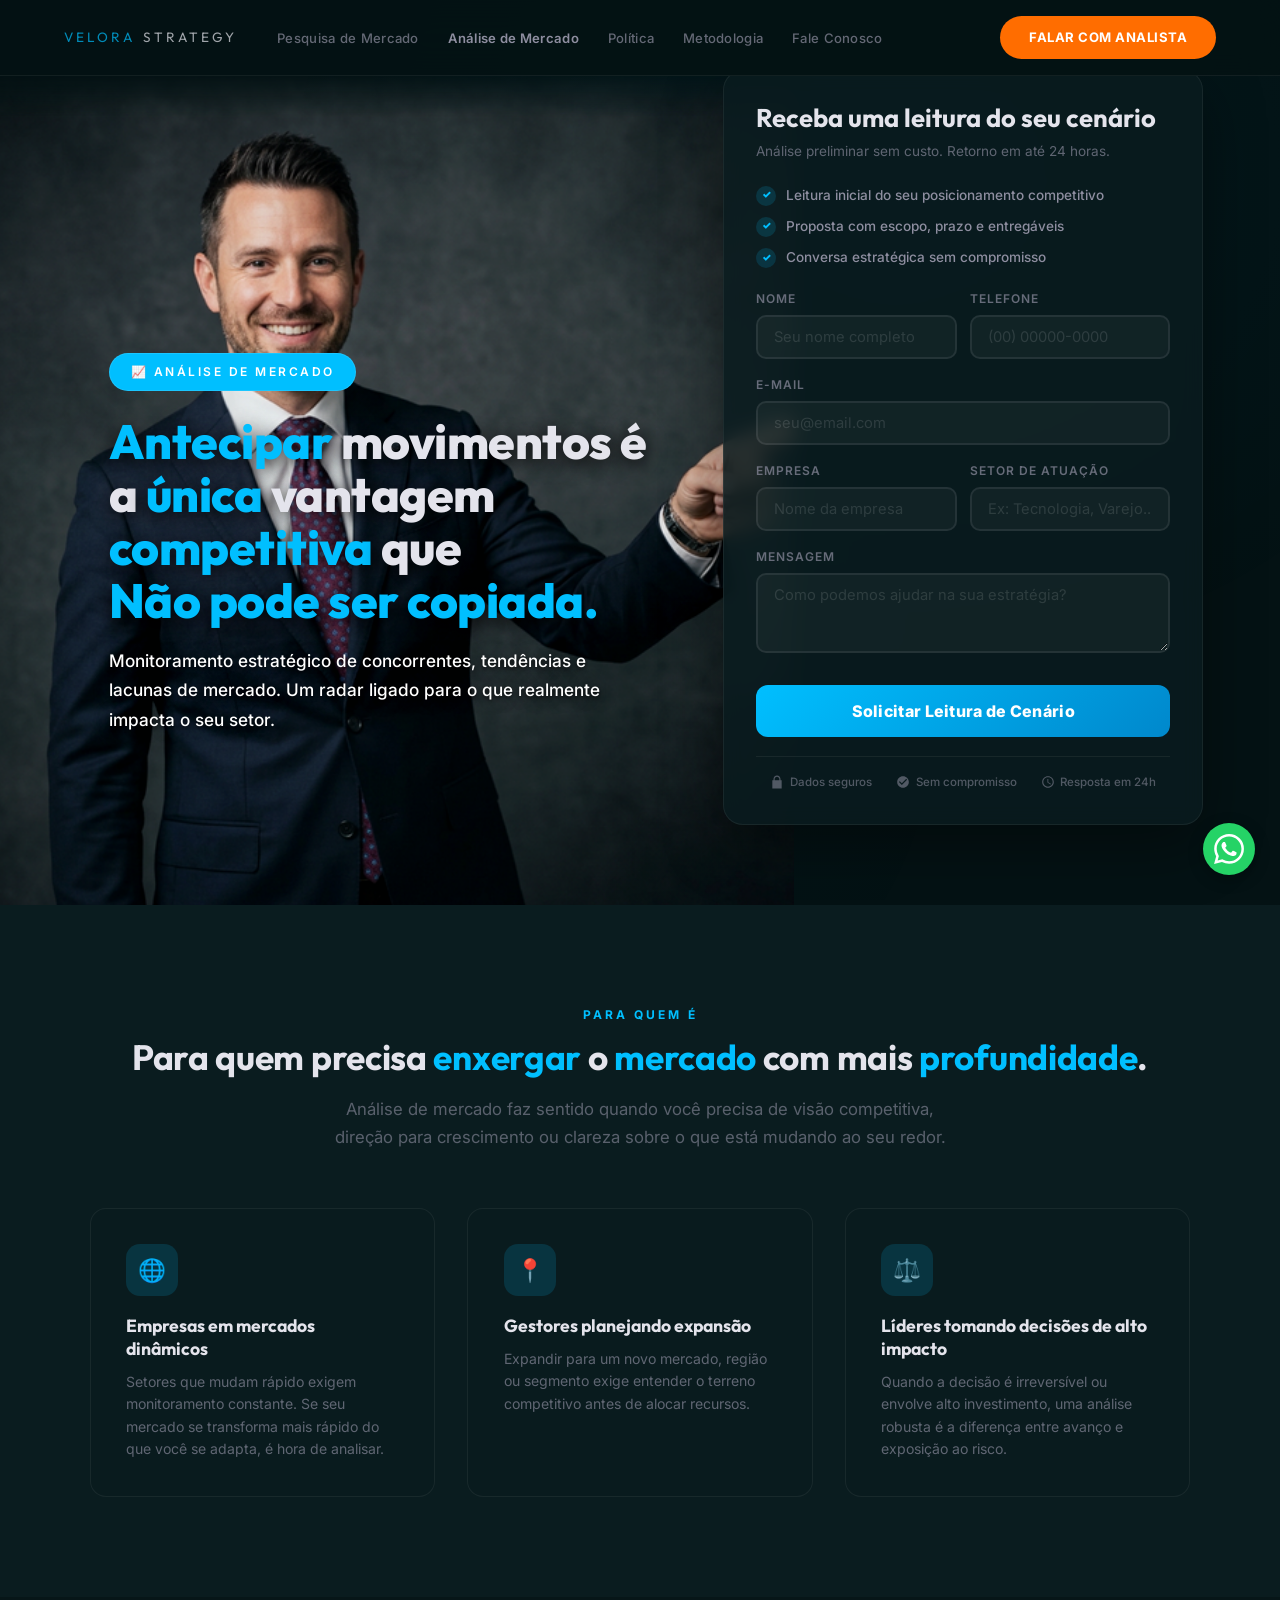
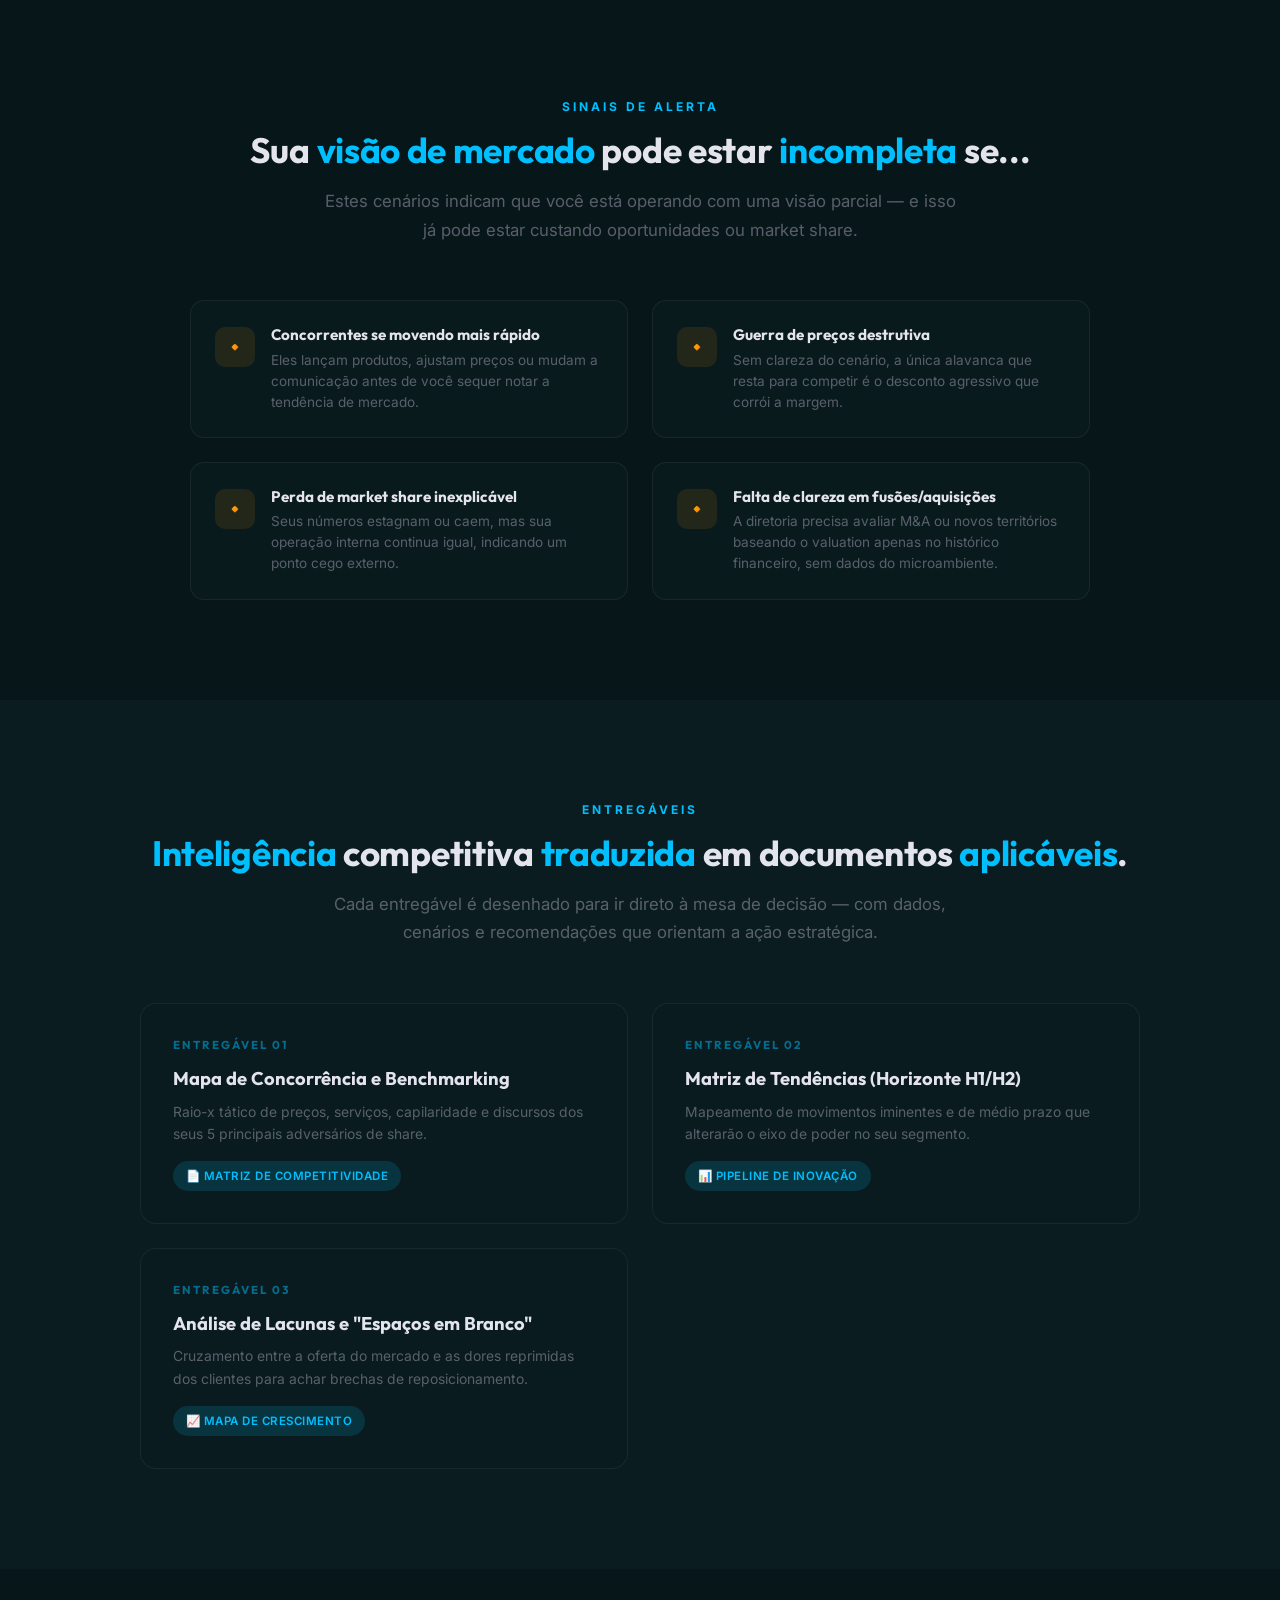
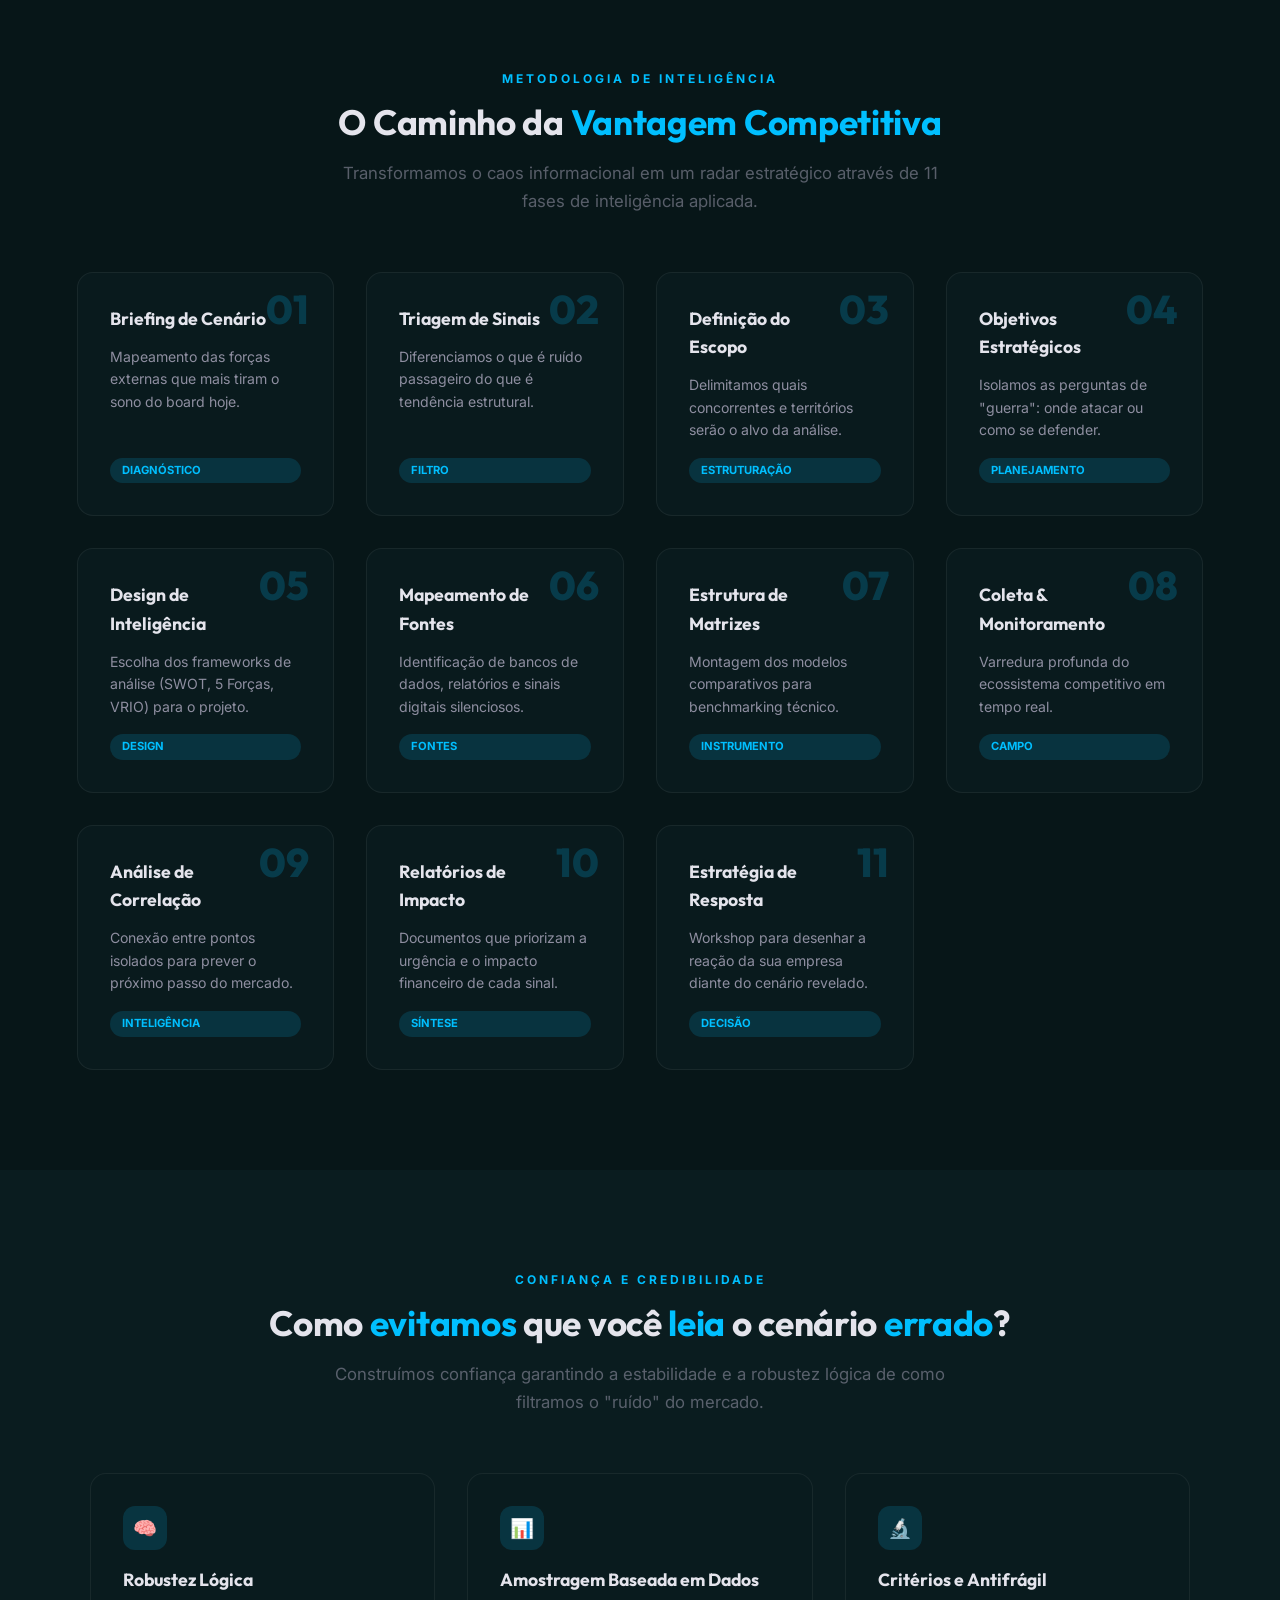
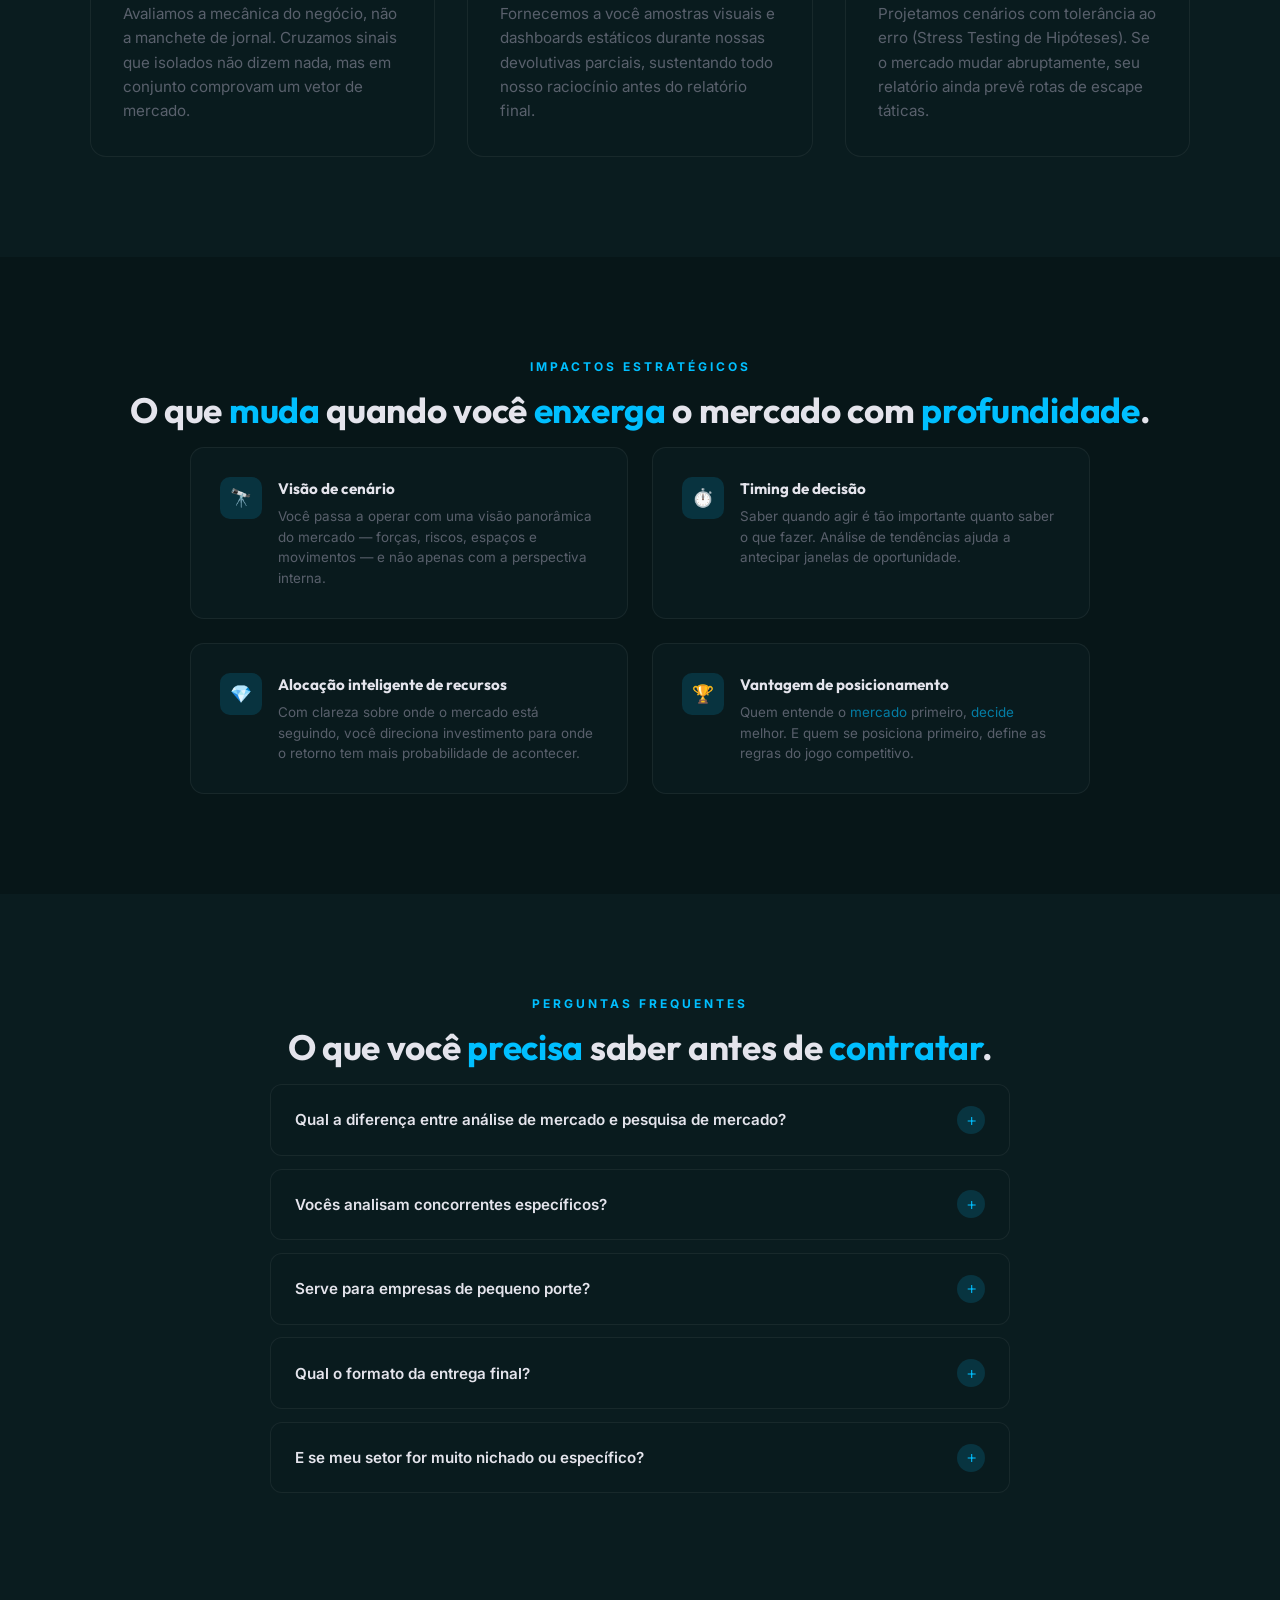
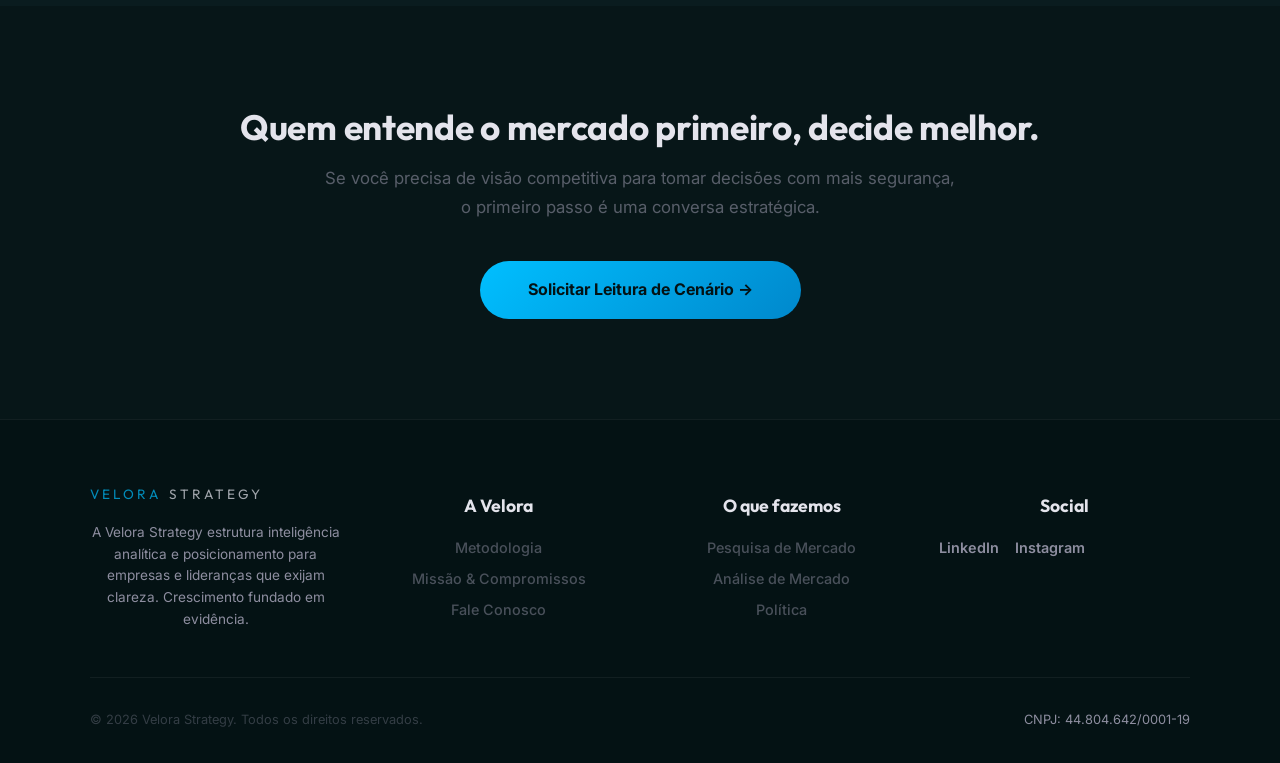
<file: analise-de-mercado.html>
<!DOCTYPE html>
<html lang="pt-BR">

<head>
    <!-- Google Tag Manager -->
    <script>(function(w,d,s,l,i){w[l]=w[l]||[];w[l].push({'gtm.start':
    new Date().getTime(),event:'gtm.js'});var f=d.getElementsByTagName(s)[0],
    j=d.createElement(s),dl=l!='dataLayer'?'&l='+l:'';j.async=true;j.src=
    'https://www.googletagmanager.com/gtm.js?id='+i+dl;f.parentNode.insertBefore(j,f);
    })(window,document,'script','dataLayer','GTM-59BV6WMD');</script>
    <!-- End Google Tag Manager -->
    <!-- Google tag (gtag.js) -->
    <script async src="https://www.googletagmanager.com/gtag/js?id=AW-18034314399"></script>
    <script>
      window.dataLayer = window.dataLayer || [];
      function gtag(){dataLayer.push(arguments);}
      gtag('js', new Date());
      gtag('config', 'AW-18034314399');
    </script>
    <!-- Fragmento de conversão Google Ads: Inscrições no formulário de leads -->
    <script>
    function gtag_report_conversion(url) {
      var callback = function () {
        if (typeof(url) != 'undefined') {
          window.location = url;
        }
      };
      gtag('event', 'conversion', {
          'send_to': 'AW-18034314399/4WFzCI20po4cEJ-Zt5dD',
          'event_callback': callback
      });
      return false;
    }
    </script>
    <!-- Fragmento de conversão Google Ads: Contacto (WhatsApp) -->
    <script>
    function gtag_report_conversion_whatsapp(url) {
      var callback = function () {
        if (typeof(url) != 'undefined') {
          window.location = url;
        }
      };
      gtag('event', 'conversion', {
          'send_to': 'AW-18034314399/N0kqCN3d8I4cEJ-Zt5dD',
          'value': 1.0,
          'currency': 'BRL',
          'event_callback': callback
      });
      return false;
    }
    </script>
    <meta charset="UTF-8">
    <meta name="viewport" content="width=device-width, initial-scale=1.0">
    <meta name="description"
        content="Análise de Mercado pela Velora Strategy. Visão competitiva, antecipação de tendências e inteligência estratégica para decisões de alto impacto.">
    <title>Análise de Mercado | Velora Strategy</title>
    <link rel="stylesheet" href="shared.css">
    <style>
        /* ===== ANÁLISE DE MERCADO — TURQUOISE PREMIUM THEME ===== */
        :root {
            --bg-primary: #041214;
            --bg-secondary: #0A1C1F;
            --bg-tertiary: #071618;
            --text-primary: #E4E4EC;
            --text-secondary: #8E8EA0;
            --accent: #00BFFF;
            --accent-dark: #0088CC;
            --accent-glow: rgba(0, 191, 255, 0.15);
            --card-bg: rgba(10, 28, 31, 0.85);
            --card-border: rgba(255, 255, 255, 0.06);
            --input-bg: rgba(255, 255, 255, 0.04);
            --input-border: rgba(255, 255, 255, 0.08);
            --input-focus: #00BFFF;
        }

        body {
            background-color: var(--bg-primary);
            color: var(--text-primary);
        }

        body::before {
            content: '';
            position: fixed;
            top: 0;
            left: 0;
            width: 100%;
            height: 100%;
            background:
                radial-gradient(ellipse at 70% 20%, rgba(0, 191, 255, 0.04) 0%, transparent 50%),
                radial-gradient(ellipse at 20% 80%, rgba(0, 136, 204, 0.03) 0%, transparent 50%);
            pointer-events: none;
            z-index: 0;
        }

        .hero,
        .audience-section,
        .problem-section,
        .deliverables-section,
        .methodology-section,
        .trust-section,
        .benefits-section,
        .faq-section,
        .final-cta,
        .footer {
            position: relative;
            z-index: 1;
        }

        /* Header */
        .header {
            background: rgba(4, 18, 20, 0.95);
            border-bottom: 1px solid var(--card-border);
        }

        .logo {
            color: var(--text-primary);
        }

        .logo .velora-mark {
            color: var(--accent);
        }

        .nav-links a {
            color: var(--text-secondary);
        }

        .nav-links a:hover {
            color: var(--text-primary);
        }

        .header-cta {
            background: var(--accent);
            color: var(--bg-primary);
        }

        .header-cta:hover {
            background: var(--accent-dark);
        }

        .menu-toggle span {
            background: var(--text-primary);
        }

        /* Hero */
        .hero-badge {
            background: var(--accent);
            color: #FFFFFF;
            border: 1px solid rgba(255, 255, 255, 0.1);
        }

        .hero-headline .highlight {
            color: var(--accent);
        }

        .hero-sub {
            color: #FFFFFF;
            font-weight: 500;
            text-shadow: 0 2px 4px rgba(0, 0, 0, 0.8), 0 0 20px rgba(0, 0, 0, 0.4);
        }

        /* Form */
        .form-card {
            background: var(--card-bg);
            border: 1px solid var(--card-border);
            box-shadow: 0 20px 60px rgba(0, 0, 0, 0.4);
            backdrop-filter: blur(20px);
            -webkit-backdrop-filter: blur(20px);
        }

        .form-title {
            color: var(--text-primary);
        }

        .form-subtitle {
            color: var(--text-secondary);
        }

        .form-benefits li {
            color: var(--text-secondary);
        }

        .form-benefits .check-icon {
            background: var(--accent-glow);
            color: var(--accent);
        }

        .form-group label {
            color: var(--text-secondary);
        }

        .form-group input,
        .form-group select,
        .form-group textarea {
            background: var(--input-bg);
            border-color: var(--input-border);
            color: var(--text-primary);
        }

        .form-group input:focus,
        .form-group select:focus,
        .form-group textarea:focus {
            border-color: var(--input-focus);
            box-shadow: 0 0 0 3px var(--accent-glow);
            background: rgba(255, 255, 255, 0.06);
        }

        .form-group input::placeholder,
        .form-group textarea::placeholder {
            color: rgba(255, 255, 255, 0.3);
        }

        .form-btn {
            background: linear-gradient(135deg, var(--accent), var(--accent-dark));
            color: #FFFFFF;
            font-weight: 800;
        }

        .form-btn:hover {
            background: linear-gradient(135deg, var(--accent-dark), #00A844);
        }

        .trust-row {
            border-top-color: var(--card-border);
        }

        .trust-item {
            color: var(--text-secondary);
        }

        /* Audience */
        .audience-section {
            background: var(--bg-secondary);
        }

        .section-label {
            color: var(--accent);
        }

        .section-title {
            color: var(--text-primary);
        }

        .section-sub {
            color: var(--text-secondary);
        }

        .audience-card {
            background: var(--card-bg);
            border: 1px solid var(--card-border);
        }

        .audience-card:hover {
            box-shadow: 0 8px 30px rgba(0, 191, 255, 0.06);
            border-color: rgba(0, 191, 255, 0.15);
        }

        .audience-icon {
            background: var(--accent-glow);
            color: var(--accent);
        }

        .audience-card h3 {
            color: var(--text-primary);
        }

        .audience-card p {
            color: var(--text-secondary);
        }

        /* Problem */
        .problem-section {
            background: var(--bg-tertiary);
        }

        .problem-item {
            background: var(--card-bg);
            border: 1px solid var(--card-border);
        }

        .problem-item:hover {
            box-shadow: 0 4px 20px rgba(0, 0, 0, 0.3);
        }

        .problem-icon {
            background: rgba(255, 152, 0, 0.1);
            color: #FF9800;
        }

        .problem-item h4 {
            color: var(--text-primary);
        }

        .problem-item p {
            color: var(--text-secondary);
        }

        /* Deliverables */
        .deliverables-section {
            background: var(--bg-secondary);
        }

        .deliverable-card {
            background: var(--card-bg);
            border: 1px solid var(--card-border);
        }

        .deliverable-card:hover {
            box-shadow: 0 8px 30px rgba(0, 191, 255, 0.06);
            border-color: rgba(0, 191, 255, 0.12);
        }

        .deliverable-number {
            color: var(--accent);
        }

        .deliverable-card h3 {
            color: var(--text-primary);
        }

        .deliverable-card p {
            color: var(--text-secondary);
        }

        .deliverable-format {
            background: var(--accent-glow);
            color: var(--accent);
        }

        /* Methodology */
        .methodology-section {
            background: var(--bg-tertiary);
        }

        .method-name {
            color: var(--text-secondary);
        }



        .method-step-number {
            background: var(--accent-glow);
            color: var(--accent);
        }

        .method-step h3 {
            color: var(--text-primary);
        }

        .method-step p {
            color: var(--text-secondary);
        }

        /* Trust */
        .trust-section {
            background: var(--bg-secondary);
        }

        .trust-card {
            background: var(--card-bg);
            border: 1px solid var(--card-border);
        }

        .trust-card:hover {
            border-color: rgba(0, 191, 255, 0.1);
            box-shadow: 0 8px 25px rgba(0, 0, 0, 0.3);
        }

        .trust-card-icon {
            background: var(--accent-glow);
            color: var(--accent);
        }

        .trust-card h3 {
            color: var(--text-primary);
        }

        .trust-card p {
            color: var(--text-secondary);
        }

        /* Benefits */
        .benefits-section {
            background: var(--bg-tertiary);
        }

        .benefit-item {
            background: var(--card-bg);
            border: 1px solid var(--card-border);
        }

        .benefit-item:hover {
            box-shadow: 0 4px 20px rgba(0, 0, 0, 0.3);
        }

        .benefit-icon {
            background: var(--accent-glow);
            color: var(--accent);
        }

        .benefit-item h4 {
            color: var(--text-primary);
        }

        .benefit-item p {
            color: var(--text-secondary);
        }

        /* FAQ */
        .faq-section {
            background: var(--bg-secondary);
        }

        .faq-item {
            background: var(--card-bg);
            border: 1px solid var(--card-border);
        }

        .faq-question {
            color: var(--text-primary);
        }

        .faq-icon {
            background: var(--accent-glow);
            color: var(--accent);
        }

        .faq-answer-inner {
            color: var(--text-secondary);
        }

        /* Final CTA */
        .final-cta {
            background: var(--bg-tertiary);
        }

        .final-cta .section-title {
            color: var(--text-primary);
        }

        .final-cta .section-sub {
            color: var(--text-secondary);
        }

        .final-cta-btn {
            background: linear-gradient(135deg, var(--accent), var(--accent-dark));
            color: var(--bg-primary);
        }

        /* Floating CTA */
        .floating-cta {
            background: rgba(13, 13, 13, 0.95);
        }

        .floating-cta a {
            background: var(--accent);
            color: var(--bg-primary);
        }

        /* Ajuste fino para igualar posição com a página de pesquisa */
        @media (min-width: 1025px) {
            .hero-right {
                transform: translateY(0px);
            }
        }

        /* Footer */
        .footer {
            border-top-color: var(--card-border);
        }

        .footer-links a {
            color: var(--text-secondary);
        }

        .footer-copy {
            color: var(--text-secondary);
        }
    </style>
</head>

<body>
    <!-- Google Tag Manager (noscript) -->
    <noscript><iframe src="https://www.googletagmanager.com/ns.html?id=GTM-59BV6WMD"
    height="0" width="0" style="display:none;visibility:hidden"></iframe></noscript>
    <!-- End Google Tag Manager (noscript) -->

    <!-- HEADER -->
    <header class="header" id="header">
        <div class="header-left">
            <a href="index.html" class="logo">
                <span class="velora-mark">Velora</span> <span>Strategy</span>
            </a>
            <nav id="navbar">
                <ul class="nav-links" id="nav-links">
                    <li><a href="pesquisa-de-mercado.html">Pesquisa de Mercado</a></li>
                    <li><a href="analise-de-mercado.html" class="active">Análise de Mercado</a></li>
                    <li><a href="marketing-politico.html">Política</a></li>
                    <li><a href="index.html#metodologia">Metodologia</a></li>
                    <li><a href="index.html#fale-conosco">Fale Conosco</a></li>
                </ul>
            </nav>
        </div>
        <div style="display: flex; align-items: center; gap: 1rem;">
            <a href="#formulario" class="header-cta cta-destaque">Falar com Analista</a>
            <button class="menu-toggle" id="mobile-menu" aria-label="Abrir Menu">
                <span></span><span></span><span></span>
            </button>
        </div>
    </header>

    <main>

        <!-- HERO -->
        <section class="hero" id="hero">
            <img src="images/analyst_pointing_v2.png" alt="Analista"
                style="position: absolute; top: 8vh; left: 0; width: 62%; height: 100vh; z-index: 0; opacity: 0.95; pointer-events: none; object-fit: cover; object-position: center 10%; mask-image: linear-gradient(to bottom, transparent 0%, black 5%, black 95%, transparent 100%); -webkit-mask-image: linear-gradient(to bottom, transparent 0%, black 5%, black 95%, transparent 100%);" />
            <div class="hero-left reveal" style="z-index: 2; padding-left: 2rem; transform: translateY(8vh);">
                <span class="hero-badge">📈 Análise de Mercado</span>
                <h1 class="hero-headline">
                    <span class="text-accent">Antecipar</span> movimentos é a <span class="text-accent">única</span> vantagem <span class="text-accent">competitiva</span> que<br>
                    <span class="highlight"><span class="text-accent">Não pode</span> ser copiada.</span>
                </h1>
                <p class="hero-sub">
                    Monitoramento estratégico de concorrentes, tendências e lacunas de mercado. Um radar ligado para o
                    que realmente impacta o seu setor.
                </p>
            </div>

            <div class="hero-right" style="z-index: 2; transform: translateY(-40px);">
                <div class="form-card" id="formulario"
                    style="background: rgba(10, 28, 31, 0.85); border: 1px solid var(--card-border); backdrop-filter: blur(10px);">
                    <h2 class="form-title">Receba uma leitura do seu cenário</h2>
                    <p class="form-subtitle">Análise preliminar sem custo. Retorno em até 24 horas.</p>

                    <ul class="form-benefits">
                        <li><span class="check-icon">✓</span> Leitura inicial do seu posicionamento competitivo</li>
                        <li><span class="check-icon">✓</span> Proposta com escopo, prazo e entregáveis</li>
                        <li><span class="check-icon">✓</span> Conversa estratégica sem compromisso</li>
                    </ul>

                    <form id="form-analise" action="https://formspree.io/f/mreyynyn" method="POST">
                        <div class="form-row">
                            <div class="form-group">
                                <label for="nome">Nome</label>
                                <input type="text" id="nome" name="nome" placeholder="Seu nome completo" required pattern="^[a-zA-ZÀ-ÿ]{2,}(?:\s+[a-zA-ZÀ-ÿ]{2,})+$" minlength="5" maxlength="100" title="Digite seu nome e sobrenome">
                                <span class="validation-hint">Insira seu nome e sobrenome (ex: João Silva)</span>
                            </div>
                            <div class="form-group">
                                <label for="telefone">Telefone</label>
                                <input type="tel" id="telefone" name="telefone" placeholder="(00) 00000-0000" required pattern="^\(?\d{2}\)?\s?\d{4,5}-?\d{4}$" minlength="10" maxlength="15" title="Digite um telefone válido" oninput="this.value = this.value.replace(/[^0-9()\- ]/g, '')">
                                <span class="validation-hint">Insira o telefone com DDD (apenas números)</span>
                            </div>
                        </div>
                        <div class="form-group">
                            <label for="email">E-mail</label>
                            <input type="email" id="email" name="email" placeholder="seu@email.com" required pattern="^[a-zA-Z0-9._%+\-]+@[a-zA-Z0-9.\-]+\.[a-zA-Z]{2,}$" title="Digite um e-mail válido">
                            <span class="validation-hint">Insira um e-mail válido (ex: nome@empresa.com.br)</span>
                        </div>
                        <div class="form-row">
                            <div class="form-group">
                                <label for="empresa">Empresa</label>
                                <input type="text" id="empresa" name="empresa" placeholder="Nome da empresa" minlength="2" maxlength="100" title="No mínimo 2 caracteres">
                                <span class="validation-hint">Opcional (mínimo 2 caracteres)</span>
                            </div>
                            <div class="form-group">
                                <label for="setor">Setor de atuação</label>
                                <input type="text" id="setor" name="setor" placeholder="Ex: Tecnologia, Varejo..." minlength="3" maxlength="50" title="No mínimo 3 caracteres">
                                <span class="validation-hint">Opcional (mínimo 3 caracteres)</span>
                            </div>
                        </div>
                        <div class="form-group">
                            <label for="mensagem">Mensagem</label>
                            <textarea id="mensagem" name="mensagem" placeholder="Como podemos ajudar na sua estratégia?" rows="3" minlength="10" maxlength="1000" title="A mensagem deve ter no mínimo 10 caracteres" style="resize: vertical; font-family: 'Inter', sans-serif;"></textarea>
                            <span class="validation-hint">Opcional (mínimo 10 caracteres)</span>
                        </div>
                        <button type="submit" class="form-btn" id="btn-enviar">Solicitar Leitura de Cenário</button>
                    </form>

                    <div class="trust-row">
                        <div class="trust-item">
                            <svg xmlns="http://www.w3.org/2000/svg" viewBox="0 0 24 24" fill="currentColor">
                                <path
                                    d="M12 1C8.676 1 6 3.676 6 7v2H4v14h16V9h-2V7c0-3.324-2.676-6-6-6zm0 2c2.276 0 4 1.724 4 4v2H8V7c0-2.276 1.724-4 4-4z" />
                            </svg>
                            Dados seguros
                        </div>
                        <div class="trust-item">
                            <svg xmlns="http://www.w3.org/2000/svg" viewBox="0 0 24 24" fill="currentColor">
                                <path
                                    d="M12 2C6.48 2 2 6.48 2 12s4.48 10 10 10 10-4.48 10-10S17.52 2 12 2zm-2 15l-5-5 1.41-1.41L10 14.17l7.59-7.59L19 8l-9 9z" />
                            </svg>
                            Sem compromisso
                        </div>
                        <div class="trust-item">
                            <svg xmlns="http://www.w3.org/2000/svg" viewBox="0 0 24 24" fill="currentColor">
                                <path
                                    d="M11.99 2C6.47 2 2 6.48 2 12s4.47 10 9.99 10C17.52 22 22 17.52 22 12S17.52 2 11.99 2zM12 20c-4.42 0-8-3.58-8-8s3.58-8 8-8 8 3.58 8 8-3.58 8-8 8zm.5-13H11v6l5.25 3.15.75-1.23-4.5-2.67z" />
                            </svg>
                            Resposta em 24h
                        </div>
                    </div>
                </div>
            </div>
        </section>

        <!-- PARA QUEM É -->
        <section class="audience-section reveal" id="para-quem">
            <p class="section-label">Para Quem É</p>
            <h2 class="section-title">Para quem precisa <span class="text-accent">enxergar</span> o <span class="text-accent">mercado</span> com mais <span class="text-accent">profundidade</span>.</h2>
            <p class="section-sub">
                Análise de mercado faz sentido quando você precisa de visão competitiva, direção para crescimento ou
                clareza sobre o que está mudando ao seu redor.
            </p>
            <div class="audience-grid reveal-children">
                <div class="audience-card">
                    <div class="audience-icon">🌐</div>
                    <h3>Empresas em mercados dinâmicos</h3>
                    <p>Setores que mudam rápido exigem monitoramento constante. Se seu mercado se transforma mais rápido
                        do que você se adapta, é hora de analisar.</p>
                </div>
                <div class="audience-card">
                    <div class="audience-icon">📍</div>
                    <h3>Gestores planejando expansão</h3>
                    <p>Expandir para um novo mercado, região ou segmento exige entender o terreno competitivo antes de
                        alocar recursos.</p>
                </div>
                <div class="audience-card">
                    <div class="audience-icon">⚖️</div>
                    <h3>Líderes tomando decisões de alto impacto</h3>
                    <p>Quando a decisão é irreversível ou envolve alto investimento, uma análise robusta é a diferença
                        entre avanço e exposição ao risco.</p>
                </div>
            </div>
        </section>

        <!-- PROBLEMA -->
        <section class="problem-section reveal" id="problema">
            <p class="section-label">Sinais de Alerta</p>
            <h2 class="section-title">Sua <span class="text-accent">visão de mercado</span> pode estar <span class="text-accent">incompleta</span> se...</h2>
            <p class="section-sub">
                Estes cenários indicam que você está operando com uma visão parcial — e isso já pode estar custando
                oportunidades ou market share.
            </p>
            <div class="problem-grid reveal-children">
                <div class="problem-item">
                    <div class="problem-icon">🔸</div>
                    <div>
                        <h4>Concorrentes se movendo mais rápido</h4>
                        <p>Eles lançam produtos, ajustam preços ou mudam a comunicação antes de você sequer notar a
                            tendência de mercado.</p>
                    </div>
                </div>
                <div class="problem-item">
                    <div class="problem-icon">🔸</div>
                    <div>
                        <h4>Guerra de preços destrutiva</h4>
                        <p>Sem clareza do cenário, a única alavanca que resta para competir é o desconto agressivo que
                            corrói a margem.</p>
                    </div>
                </div>
                <div class="problem-item">
                    <div class="problem-icon">🔸</div>
                    <div>
                        <h4>Perda de market share inexplicável</h4>
                        <p>Seus números estagnam ou caem, mas sua operação interna continua igual, indicando um ponto
                            cego externo.</p>
                    </div>
                </div>
                <div class="problem-item">
                    <div class="problem-icon">🔸</div>
                    <div>
                        <h4>Falta de clareza em fusões/aquisições</h4>
                        <p>A diretoria precisa avaliar M&A ou novos territórios baseando o valuation apenas no histórico
                            financeiro, sem dados do microambiente.</p>
                    </div>
                </div>
            </div>
        </section>

        <!-- O QUE ENTREGAMOS -->
        <section class="deliverables-section reveal" id="entregaveis">
            <p class="section-label">Entregáveis</p>
            <h2 class="section-title"><span class="text-accent">Inteligência</span> competitiva <span class="text-accent">traduzida</span> em documentos <span class="text-accent">aplicáveis</span>.</h2>
            <p class="section-sub">
                Cada entregável é desenhado para ir direto à mesa de decisão — com dados, cenários e recomendações que
                orientam a ação estratégica.
            </p>
            <div class="deliverables-grid reveal-children">
                <div class="deliverable-card">
                    <div class="deliverable-number">Entregável 01</div>
                    <h3>Mapa de Concorrência e Benchmarking</h3>
                    <p>Raio-x tático de preços, serviços, capilaridade e discursos dos seus 5 principais adversários de
                        share.</p>
                    <span class="deliverable-format">📄 Matriz de Competitividade</span>
                </div>
                <div class="deliverable-card">
                    <div class="deliverable-number">Entregável 02</div>
                    <h3>Matriz de Tendências (Horizonte H1/H2)</h3>
                    <p>Mapeamento de movimentos iminentes e de médio prazo que alterarão o eixo de poder no seu
                        segmento.</p>
                    <span class="deliverable-format">📊 Pipeline de Inovação</span>
                </div>
                <div class="deliverable-card">
                    <div class="deliverable-number">Entregável 03</div>
                    <h3>Análise de Lacunas e "Espaços em Branco"</h3>
                    <p>Cruzamento entre a oferta do mercado e as dores reprimidas dos clientes para achar brechas de
                        reposicionamento.</p>
                    <span class="deliverable-format">📈 Mapa de Crescimento</span>
                </div>
            </div>
        </section>

        <!-- METODOLOGIA -->
        <section class="methodology-section reveal" id="metodologia">
            <p class="section-label">Metodologia de Inteligência</p>
            <h2 class="section-title">O Caminho da <span class="text-accent">Vantagem Competitiva</span></h2>
            <p class="section-sub">
                Transformamos o caos informacional em um radar estratégico através de 11 fases de inteligência aplicada.
            </p>

            <div class="method-grid-11">
                <div class="method-card">
                    <span class="method-number">01</span>
                    <h3>Briefing de Cenário</h3>
                    <p>Mapeamento das forças externas que mais tiram o sono do board hoje.</p>
                    <span class="method-badge">Diagnóstico</span>
                </div>
                <div class="method-card">
                    <span class="method-number">02</span>
                    <h3>Triagem de Sinais</h3>
                    <p>Diferenciamos o que é ruído passageiro do que é tendência estrutural.</p>
                    <span class="method-badge">Filtro</span>
                </div>
                <div class="method-card">
                    <span class="method-number">03</span>
                    <h3>Definição do Escopo</h3>
                    <p>Delimitamos quais concorrentes e territórios serão o alvo da análise.</p>
                    <span class="method-badge">Estruturação</span>
                </div>
                <div class="method-card">
                    <span class="method-number">04</span>
                    <h3>Objetivos Estratégicos</h3>
                    <p>Isolamos as perguntas de "guerra": onde atacar ou como se defender.</p>
                    <span class="method-badge">Planejamento</span>
                </div>
                <div class="method-card">
                    <span class="method-number">05</span>
                    <h3>Design de Inteligência</h3>
                    <p>Escolha dos frameworks de análise (SWOT, 5 Forças, VRIO) para o projeto.</p>
                    <span class="method-badge">Design</span>
                </div>
                <div class="method-card">
                    <span class="method-number">06</span>
                    <h3>Mapeamento de Fontes</h3>
                    <p>Identificação de bancos de dados, relatórios e sinais digitais silenciosos.</p>
                    <span class="method-badge">Fontes</span>
                </div>
                <div class="method-card">
                    <span class="method-number">07</span>
                    <h3>Estrutura de Matrizes</h3>
                    <p>Montagem dos modelos comparativos para benchmarking técnico.</p>
                    <span class="method-badge">Instrumento</span>
                </div>
                <div class="method-card">
                    <span class="method-number">08</span>
                    <h3>Coleta & Monitoramento</h3>
                    <p>Varredura profunda do ecossistema competitivo em tempo real.</p>
                    <span class="method-badge">Campo</span>
                </div>
                <div class="method-card">
                    <span class="method-number">09</span>
                    <h3>Análise de Correlação</h3>
                    <p>Conexão entre pontos isolados para prever o próximo passo do mercado.</p>
                    <span class="method-badge">Inteligência</span>
                </div>
                <div class="method-card">
                    <span class="method-number">10</span>
                    <h3>Relatórios de Impacto</h3>
                    <p>Documentos que priorizam a urgência e o impacto financeiro de cada sinal.</p>
                    <span class="method-badge">Síntese</span>
                </div>
                <div class="method-card">
                    <span class="method-number">11</span>
                    <h3>Estratégia de Resposta</h3>
                    <p>Workshop para desenhar a reação da sua empresa diante do cenário revelado.</p>
                    <span class="method-badge">Decisão</span>
                </div>
            </div>
        </section>

        <!-- CONFIANÇA -->
        <section class="trust-section reveal" id="confianca">
            <p class="section-label">Confiança e Credibilidade</p>
            <h2 class="section-title">Como <span class="text-accent">evitamos</span> que você <span class="text-accent">leia</span> o cenário <span class="text-accent">errado</span>?</h2>
            <p class="section-sub">
                Construímos confiança garantindo a estabilidade e a robustez lógica de como filtramos o "ruído" do
                mercado.
            </p>
            <div class="trust-grid reveal-children">
                <div class="trust-card">
                    <div class="trust-card-icon">🧠</div>
                    <h3 style="font-size: 1.1rem; margin-bottom: 0.5rem; color: var(--text-primary);">Robustez Lógica
                    </h3>
                    <p style="font-size: 0.95rem; color: var(--text-secondary); line-height: 1.6;">Avaliamos a mecânica
                        do negócio, não a manchete de jornal. Cruzamos sinais que isolados não dizem nada, mas em
                        conjunto comprovam um vetor de mercado.</p>
                </div>
                <div class="trust-card">
                    <div class="trust-card-icon">📊</div>
                    <h3 style="font-size: 1.1rem; margin-bottom: 0.5rem; color: var(--text-primary);">Amostragem Baseada
                        em Dados</h3>
                    <p style="font-size: 0.95rem; color: var(--text-secondary); line-height: 1.6;">Fornecemos a você
                        amostras visuais e dashboards estáticos durante nossas devolutivas parciais, sustentando todo
                        nosso raciocínio antes do relatório final.</p>
                </div>
                <div class="trust-card">
                    <div class="trust-card-icon">🔬</div>
                    <h3 style="font-size: 1.1rem; margin-bottom: 0.5rem; color: var(--text-primary);">Critérios e
                        Antifrágil</h3>
                    <p style="font-size: 0.95rem; color: var(--text-secondary); line-height: 1.6;">Projetamos cenários
                        com tolerância ao erro (Stress Testing de Hipóteses). Se o mercado mudar abruptamente, seu
                        relatório ainda prevê rotas de escape táticas.</p>
                </div>
            </div>
        </section>

        <!-- IMPACTOS ESTRATÉGICOS -->
        <section class="benefits-section reveal" id="impactos">
            <p class="section-label">Impactos Estratégicos</p>
            <h2 class="section-title">O que <span class="text-accent">muda</span> quando você <span class="text-accent">enxerga</span> o mercado com <span class="text-accent">profundidade</span>.</h2>
            <div class="benefits-grid reveal-children">
                <div class="benefit-item">
                    <div class="benefit-icon">🔭</div>
                    <div>
                        <h4>Visão de cenário</h4>
                        <p>Você passa a operar com uma visão panorâmica do mercado — forças, riscos, espaços e
                            movimentos — e não apenas com a perspectiva interna.</p>
                    </div>
                </div>
                <div class="benefit-item">
                    <div class="benefit-icon">⏱️</div>
                    <div>
                        <h4>Timing de decisão</h4>
                        <p>Saber quando agir é tão importante quanto saber o que fazer. Análise de tendências ajuda a
                            antecipar janelas de oportunidade.</p>
                    </div>
                </div>
                <div class="benefit-item">
                    <div class="benefit-icon">💎</div>
                    <div>
                        <h4>Alocação inteligente de recursos</h4>
                        <p>Com clareza sobre onde o mercado está seguindo, você direciona investimento para onde o
                            retorno tem mais probabilidade de acontecer.</p>
                    </div>
                </div>
                <div class="benefit-item">
                    <div class="benefit-icon">🏆</div>
                    <div>
                        <h4>Vantagem de posicionamento</h4>
                        <p>Quem entende o <span class="text-accent">mercado</span> primeiro, <span class="text-accent">decide</span> melhor. E quem se posiciona primeiro, define
                            as regras do jogo competitivo.</p>
                    </div>
                </div>
            </div>
        </section>

        <!-- FAQ -->
        <section class="faq-section reveal" id="faq">
            <p class="section-label">Perguntas Frequentes</p>
            <h2 class="section-title">O que você <span class="text-accent">precisa</span> saber antes de <span class="text-accent">contratar</span>.</h2>
            <div class="faq-container">
                <div class="faq-item">
                    <button class="faq-question">
                        Qual a diferença entre análise de mercado e pesquisa de mercado?
                        <span class="faq-icon">+</span>
                    </button>
                    <div class="faq-answer">
                        <div class="faq-answer-inner">
                            A análise de mercado foca em inteligência competitiva: entender o cenário macro,
                            concorrentes, tendências e dinâmicas do setor usando dados secundários e modelagem. A
                            pesquisa de mercado foca em dados primários: ouvir o consumidor, mapear comportamentos,
                            validar hipóteses. São complementares, mas atendem perguntas distintas.
                        </div>
                    </div>
                </div>
                <div class="faq-item">
                    <button class="faq-question">
                        Vocês analisam concorrentes específicos?
                        <span class="faq-icon">+</span>
                    </button>
                    <div class="faq-answer">
                        <div class="faq-answer-inner">
                            Sim. No escopo definimos quais concorrentes diretos e indiretos entram na análise, e
                            avaliamos posicionamento, estratégia de comunicação, presença digital e diferenciais — tudo
                            com fontes abertas e inteligência competitiva legal.
                        </div>
                    </div>
                </div>
                <div class="faq-item">
                    <button class="faq-question">
                        Serve para empresas de pequeno porte?
                        <span class="faq-icon">+</span>
                    </button>
                    <div class="faq-answer">
                        <div class="faq-answer-inner">
                            Sim. Empresas menores frequentemente têm mais a ganhar com uma análise bem feita, porque
                            operam com menos margem para erro. Adaptamos a profundidade e o investimento ao porte e
                            contexto da empresa.
                        </div>
                    </div>
                </div>
                <div class="faq-item">
                    <button class="faq-question">
                        Qual o formato da entrega final?
                        <span class="faq-icon">+</span>
                    </button>
                    <div class="faq-answer">
                        <div class="faq-answer-inner">
                            Entregamos relatórios executivos em formato digital (PDF + apresentação), com sumários
                            visuais, gráficos, tabelas comparativas e recomendações em linguagem de negócio. O objetivo
                            é que o material chegue pronto para a mesa de decisão.
                        </div>
                    </div>
                </div>
                <div class="faq-item">
                    <button class="faq-question">
                        E se meu setor for muito nichado ou específico?
                        <span class="faq-icon">+</span>
                    </button>
                    <div class="faq-answer">
                        <div class="faq-answer-inner">
                            Setores nichados são, na verdade, onde a análise de mercado mais agrega valor — porque a
                            informação disponível publicamente é limitada e a inteligência diferenciada pesa mais. Na
                            conversa inicial, avaliamos juntos o escopo possível.
                        </div>
                    </div>
                </div>
            </div>
        </section>

        <!-- CTA FINAL -->
        <section class="final-cta reveal">
            <h2 class="section-title">Quem entende o mercado primeiro, decide melhor.</h2>
            <p class="section-sub">
                Se você precisa de visão competitiva para tomar decisões com mais segurança, o primeiro passo é uma
                conversa estratégica.
            </p>
            <a href="#formulario" class="final-cta-btn">Solicitar Leitura de Cenário →</a>
        </section>

    </main>



    <!-- FOOTER -->
    <footer class="footer" style="padding: 4rem 6% 2rem;">
        <div class="footer-content"
            style="max-width: 1100px; margin: 0 auto; display: grid; grid-template-columns: repeat(auto-fit, minmax(200px, 1fr)); gap: 2rem; padding-bottom: 2rem; border-bottom: 1px solid var(--card-border);">
            <div class="footer-col">
                <div class="logo" style="margin-bottom: 1rem;">
                    <span class="velora-mark">Velora</span> <span>Strategy</span>
                </div>
                <p style="color: var(--text-secondary); font-size: 0.85rem; line-height: 1.6; max-width: 300px;">
                    A Velora Strategy estrutura inteligência analítica e posicionamento para empresas e lideranças que
                    exijam
                    clareza. Crescimento fundado em evidência.
                </p>
            </div>

            <div class="footer-col" style="padding-top: 0.5rem;">
                <h4
                    style="color: var(--text-primary); font-family: 'Outfit', sans-serif; font-size: 1.1rem; margin-bottom: 1rem;">
                    A Velora</h4>
                <div class="footer-links" style="display: flex; flex-direction: column; gap: 0.5rem; padding: 0;">
                    <a href="index.html#metodologia" style="font-size: 0.9rem;">Metodologia</a>
                    <a href="index.html#compromissos" style="font-size: 0.9rem;">Missão & Compromissos</a>
                    <a href="index.html#fale-conosco" style="font-size: 0.9rem;">Fale Conosco</a>
                </div>
            </div>

            <div class="footer-col" style="padding-top: 0.5rem;">
                <h4
                    style="color: var(--text-primary); font-family: 'Outfit', sans-serif; font-size: 1.1rem; margin-bottom: 1rem;">
                    O que fazemos</h4>
                <div class="footer-links" style="display: flex; flex-direction: column; gap: 0.5rem; padding: 0;">
                    <a href="pesquisa-de-mercado.html" style="font-size: 0.9rem;">Pesquisa de Mercado</a>
                    <a href="analise-de-mercado.html" style="font-size: 0.9rem;">Análise de Mercado</a>
                    <a href="marketing-politico.html" style="font-size: 0.9rem;">Política</a>
                </div>
            </div>

            <div class="footer-col" style="padding-top: 0.5rem;">
                <h4
                    style="color: var(--text-primary); font-family: 'Outfit', sans-serif; font-size: 1.1rem; margin-bottom: 1rem;">
                    Social</h4>
                <div class="footer-socials" style="display: flex; gap: 1rem;">
                    <a href="#" style="color: var(--text-secondary); font-weight: 600; font-size: 0.9rem;">LinkedIn</a>
                    <a href="https://www.instagram.com/velorastrategy/" target="_blank" style="color: var(--text-secondary); font-weight: 600; font-size: 0.9rem;">Instagram</a>
                </div>
            </div>
        </div>
        <div
            style="max-width: 1100px; margin: 2rem auto 0; display: flex; justify-content: space-between; align-items: center; flex-wrap: wrap; gap: 1rem;">
            <p class="footer-copy" style="margin: 0; font-size: 0.8rem;">&copy; 2026 Velora Strategy. Todos os direitos
                reservados.</p>
            <p style="color: var(--text-secondary); font-size: 0.8rem; margin: 0;">CNPJ: 44.804.642/0001-19</p>
        </div>
    </footer>

    <!-- GLOBAL FABS -->
    <div class="global-fabs reveal">
        <a href="#" class="fab-totop" id="btn-totop" aria-label="Voltar ao topo">
            <svg xmlns="http://www.w3.org/2000/svg" viewBox="0 0 24 24" fill="none" stroke="currentColor"
                stroke-width="2" stroke-linecap="round" stroke-linejoin="round">
                <path d="m18 15-6-6-6 6" />
            </svg>
        </a>
        <a href="https://wa.me/5532985066027" target="_blank" class="fab-whatsapp" aria-label="Falar no WhatsApp">
            <svg xmlns="http://www.w3.org/2000/svg" viewBox="0 0 24 24" fill="currentColor">
                <path
                    d="M17.472 14.382c-.297-.149-1.758-.867-2.03-.967-.273-.099-.471-.148-.67.15-.197.297-.767.966-.94 1.164-.173.199-.347.223-.644.075-.297-.15-1.255-.463-2.39-1.475-.883-.788-1.48-1.761-1.653-2.059-.173-.297-.018-.458.13-.606.134-.133.298-.347.446-.52.149-.174.198-.298.298-.497.099-.198.05-.371-.025-.52-.075-.149-.669-1.612-.916-2.207-.242-.579-.487-.5-.669-.51a12.8 12.8 0 0 0-.57-.01c-.198 0-.52.074-.792.372-.272.297-1.04 1.016-1.04 2.479 0 1.462 1.065 2.875 1.213 3.074.149.198 2.096 3.2 5.077 4.487.709.306 1.262.489 1.694.625.712.227 1.36.195 1.871.118.571-.085 1.758-.719 2.006-1.413.248-.694.248-1.289.173-1.413-.074-.124-.272-.198-.57-.347m-5.421 7.403h-.004a9.87 9.87 0 0 1-5.031-1.378l-.361-.214-3.741.982.998-3.648-.235-.374a9.86 9.86 0 0 1-1.51-5.26c.001-5.45 4.436-9.884 9.888-9.884 2.64 0 5.122 1.03 6.988 2.898a9.825 9.825 0 0 1 2.893 6.994c-.003 5.45-4.437 9.884-9.885 9.884m8.413-18.297A11.815 11.815 0 0 0 12.05 0C5.495 0 .16 5.335.157 11.892c0 2.096.547 4.142 1.588 5.945L.057 24l6.305-1.654a11.882 11.882 0 0 0 5.683 1.448h.005c6.554 0 11.89-5.335 11.893-11.893a11.821 11.821 0 0 0-3.48-8.413Z" />
            </svg>
        </a>
    </div>

    <div class="floating-cta" id="floating-cta">
        <a href="#formulario" style="background: linear-gradient(135deg, var(--accent), var(--accent-dark)); color: #fff; padding: 1rem; border-radius: 12px; display: flex; align-items: center; justify-content: center; gap: 0.5rem; text-decoration: none; font-weight: bold; width: 100%; box-shadow: 0 4px 15px rgba(0, 191, 255, 0.4);">
            Falar com um Estrategista
        </a>
    </div>

    <script>
        // Header scroll & FAB To Top
        const btnToTop = document.getElementById('btn-totop');
        window.addEventListener('scroll', () => {
            const scrolled = window.scrollY > 50;
            document.getElementById('header').classList.toggle('scrolled', scrolled);

            if (btnToTop) {
                if (window.scrollY > 300) {
                    btnToTop.classList.add('visible');
                } else {
                    btnToTop.classList.remove('visible');
                }
            }
        });

        if (btnToTop) {
            btnToTop.addEventListener('click', (e) => {
                e.preventDefault();
                window.scrollTo({ top: 0, behavior: 'smooth' });
            });
        }

        // Mobile Menu Toggle
        const mobileMenuBtn = document.getElementById('mobile-menu');
        const navLinks = document.getElementById('nav-links');
        
        if(mobileMenuBtn && navLinks) {
            mobileMenuBtn.addEventListener('click', () => {
                mobileMenuBtn.classList.toggle('active');
                navLinks.classList.toggle('active');
            });

            navLinks.querySelectorAll('a').forEach(link => {
                link.addEventListener('click', () => {
                    mobileMenuBtn.classList.remove('active');
                    navLinks.classList.remove('active');
                });
            });
        }

        // Reveal on scroll
        const revealEls = document.querySelectorAll('.reveal, .reveal-children');
        const revealObserver = new IntersectionObserver((entries) => {
            entries.forEach(entry => {
                if (entry.isIntersecting) {
                    entry.target.classList.add('visible');
                    revealObserver.unobserve(entry.target);
                }
            });
        }, { threshold: 0.12 });
        revealEls.forEach(el => revealObserver.observe(el));

        // FAQ Accordion
        document.querySelectorAll('.faq-question').forEach(btn => {
            btn.addEventListener('click', () => {
                const item = btn.parentElement;
                const isActive = item.classList.contains('active');
                document.querySelectorAll('.faq-item').forEach(i => i.classList.remove('active'));
                if (!isActive) item.classList.add('active');
            });
        });

        // Floating CTA
        const floatingCta = document.getElementById('floating-cta');
        const formSection = document.getElementById('formulario');
        if (floatingCta && formSection) {
            const floatObserver = new IntersectionObserver((entries) => {
                entries.forEach(entry => {
                    floatingCta.classList.toggle('visible', !entry.isIntersecting);
                });
            }, { threshold: 0.3 });
            floatObserver.observe(formSection);
        }

        // Phone mask
        document.getElementById('telefone').addEventListener('input', function (e) {
            let v = e.target.value.replace(/\D/g, '');
            if (v.length > 11) v = v.slice(0, 11);
            if (v.length > 6) v = `(${v.slice(0, 2)}) ${v.slice(2, 7)}-${v.slice(7)}`;
            else if (v.length > 2) v = `(${v.slice(0, 2)}) ${v.slice(2)}`;
            else if (v.length > 0) v = `(${v}`;
            e.target.value = v;
        });

        // Form submit
        document.getElementById('form-analise').addEventListener('submit', function (e) {
            e.preventDefault();
            const btn = document.getElementById('btn-enviar');
            const originalText = btn.textContent;

            // Formatar mensagem para WhatsApp
            const nome = document.getElementById('nome').value;
            const telefone = document.getElementById('telefone').value;
            const email = document.getElementById('email').value;
            const empresa = document.getElementById('empresa').value || 'Não informada';
            const setor = document.getElementById('setor').value || 'Não informado';
            const mensagem = document.getElementById('mensagem').value || 'Não informada';

            const textoZap = `Olá Velora! Tenho interesse em uma Análise de Cenário.%0A%0A*Nome:* ${nome}%0A*Telefone:* ${telefone}%0A*E-mail:* ${email}%0A*Empresa:* ${empresa}%0A*Setor:* ${setor}%0A*Mensagem:* ${mensagem}`;
            const urlZap = `https://wa.me/5532985066027?text=${textoZap}`;

            btn.textContent = '✓ Processando...';
            btn.style.background = '#00A844';
            btn.style.pointerEvents = 'none';

            fetch(this.action, {
                method: 'POST',
                body: new FormData(this),
                headers: { 'Accept': 'application/json' }
            }).then(response => {
                if (response.ok) {
                    // Rastreamento GTM: evento personalizado
                    window.dataLayer = window.dataLayer || [];
                    window.dataLayer.push({
                        'event': 'form_lead_sucesso',
                        'form_id': 'form-analise',
                        'pagina': window.location.pathname
                    });
                    // Rastreamento Google Ads: conversão de lead
                    try { if (typeof gtag_report_conversion === 'function') gtag_report_conversion(); } catch(err) { console.error(err); }

                    btn.textContent = '✓ Pronto! Abrindo WhatsApp...';
                    setTimeout(() => {
                        window.open(urlZap, '_blank');
                        btn.textContent = originalText;
                        btn.style.background = '';
                        btn.style.pointerEvents = '';
                        this.reset();
                    }, 1500);
                } else {
                    throw new Error('Erro no envio');
                }
            }).catch(error => {
                console.error('Erro no Formspree:', error);
                window.open(urlZap, '_blank');
                btn.textContent = originalText;
                btn.style.background = '';
                btn.style.pointerEvents = '';
            }, 3000);
        });

        // Rastreamento: clique no botão flutuante do WhatsApp
        const fabWhatsapp = document.querySelector('.fab-whatsapp');
        if (fabWhatsapp) {
            fabWhatsapp.addEventListener('click', function () {
                window.dataLayer = window.dataLayer || [];
                window.dataLayer.push({
                    'event': 'whatsapp_click',
                    'origem': 'fab_flutuante',
                    'pagina': window.location.pathname
                });
                // Conversão Google Ads: Contacto (WhatsApp)
                gtag_report_conversion_whatsapp();
            });
        }
    </script>

</body>

</html>
</file>
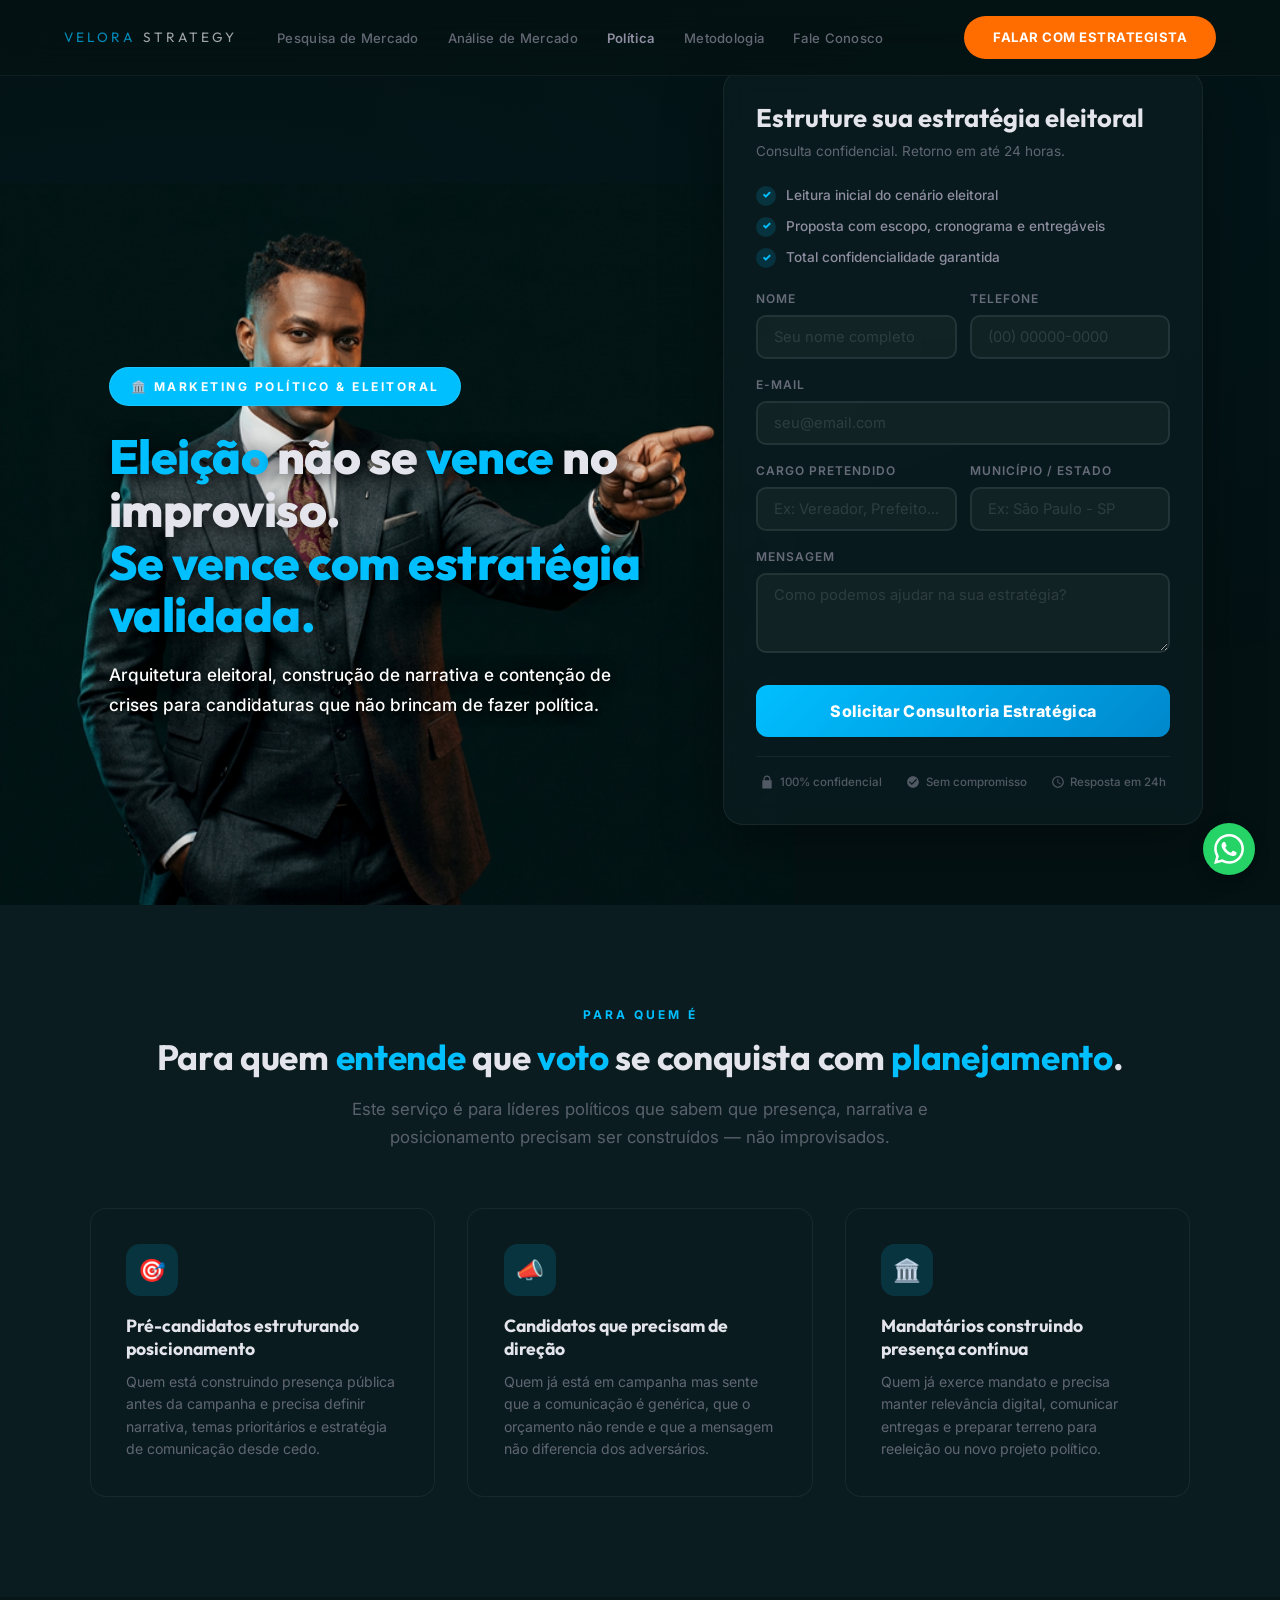
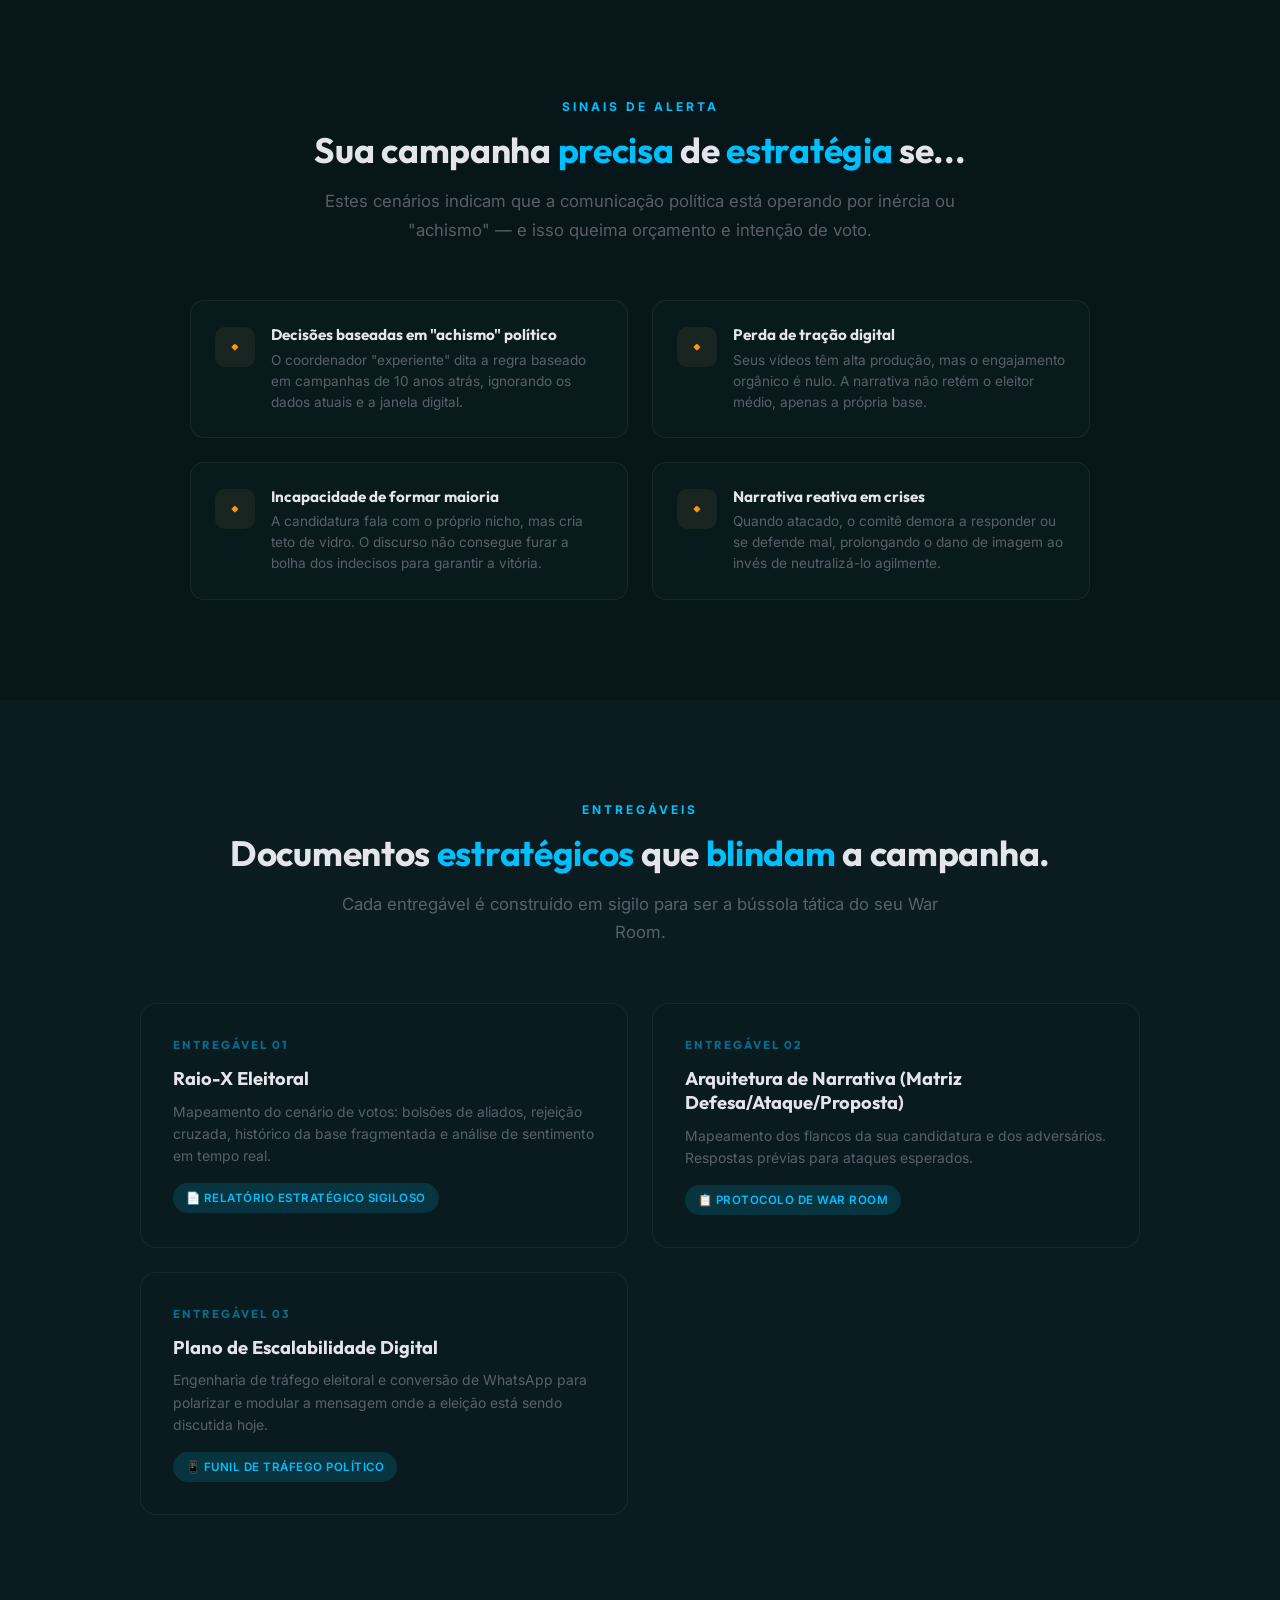
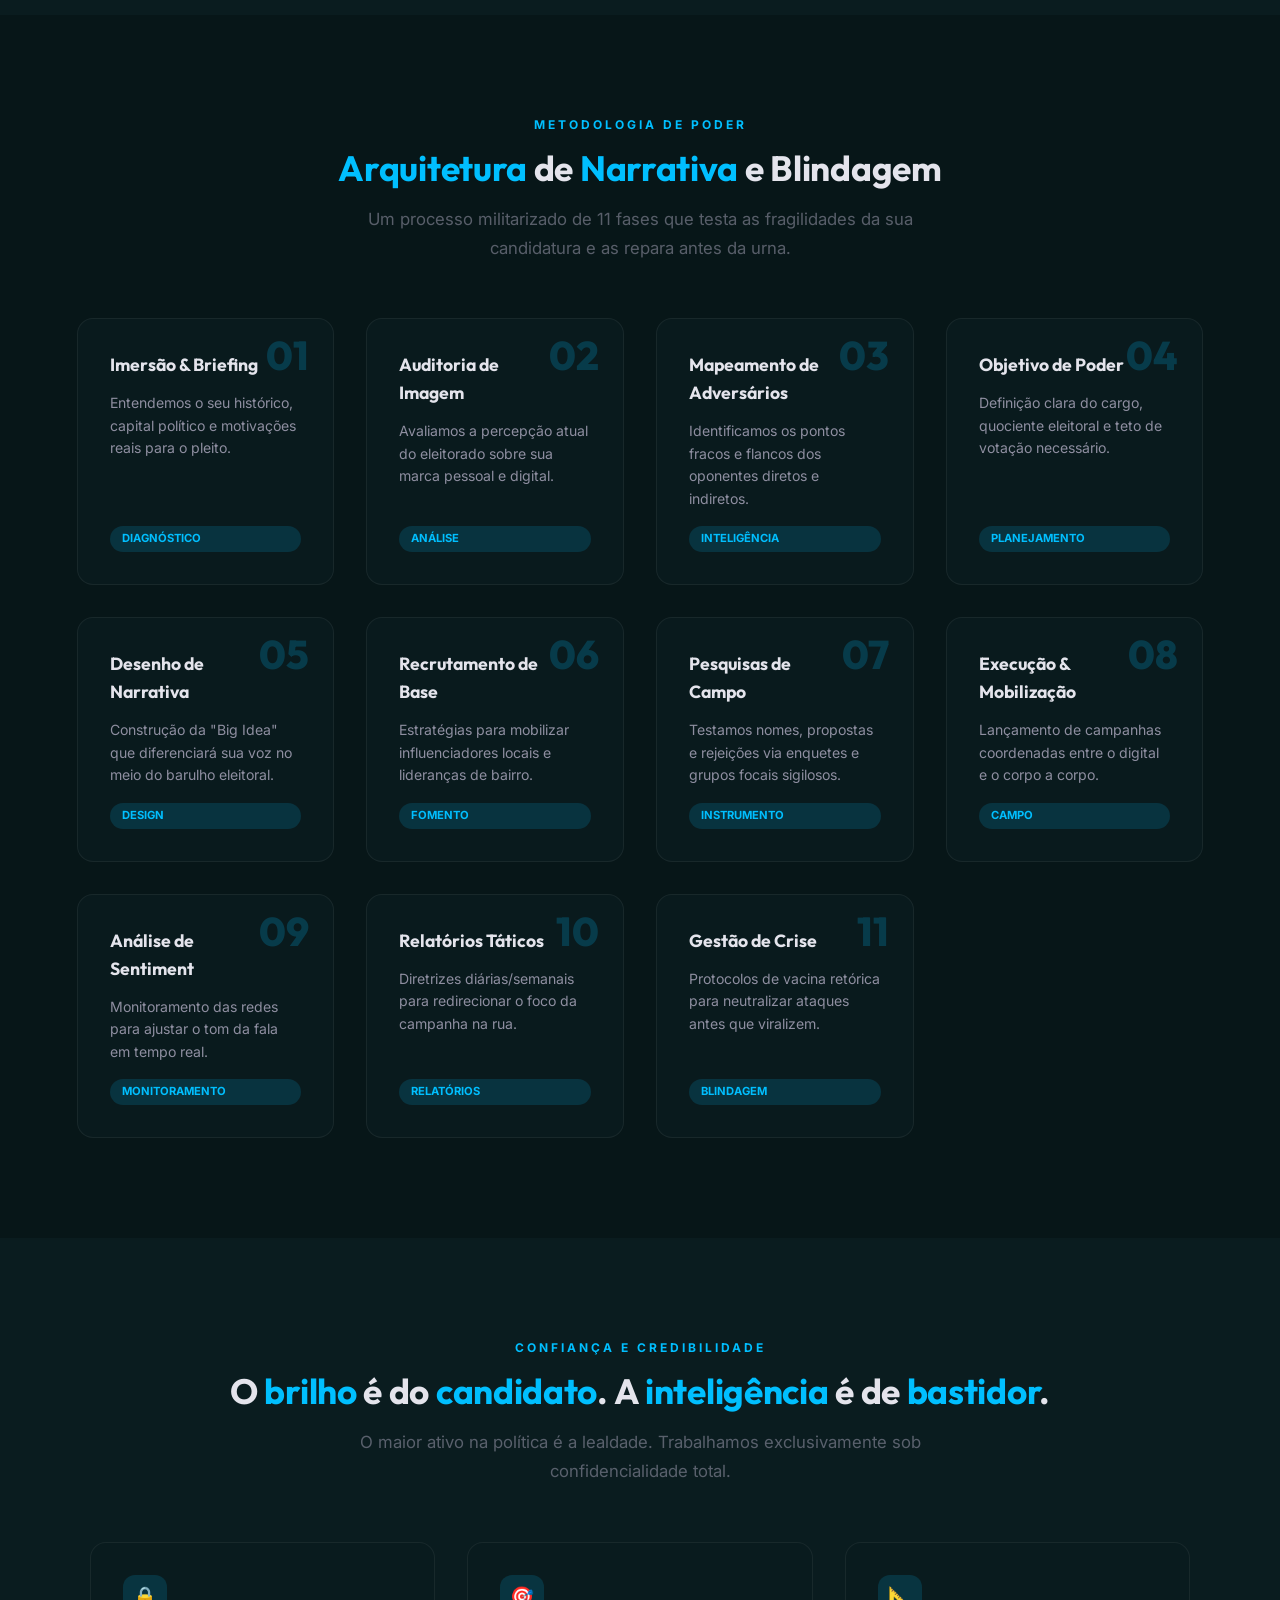
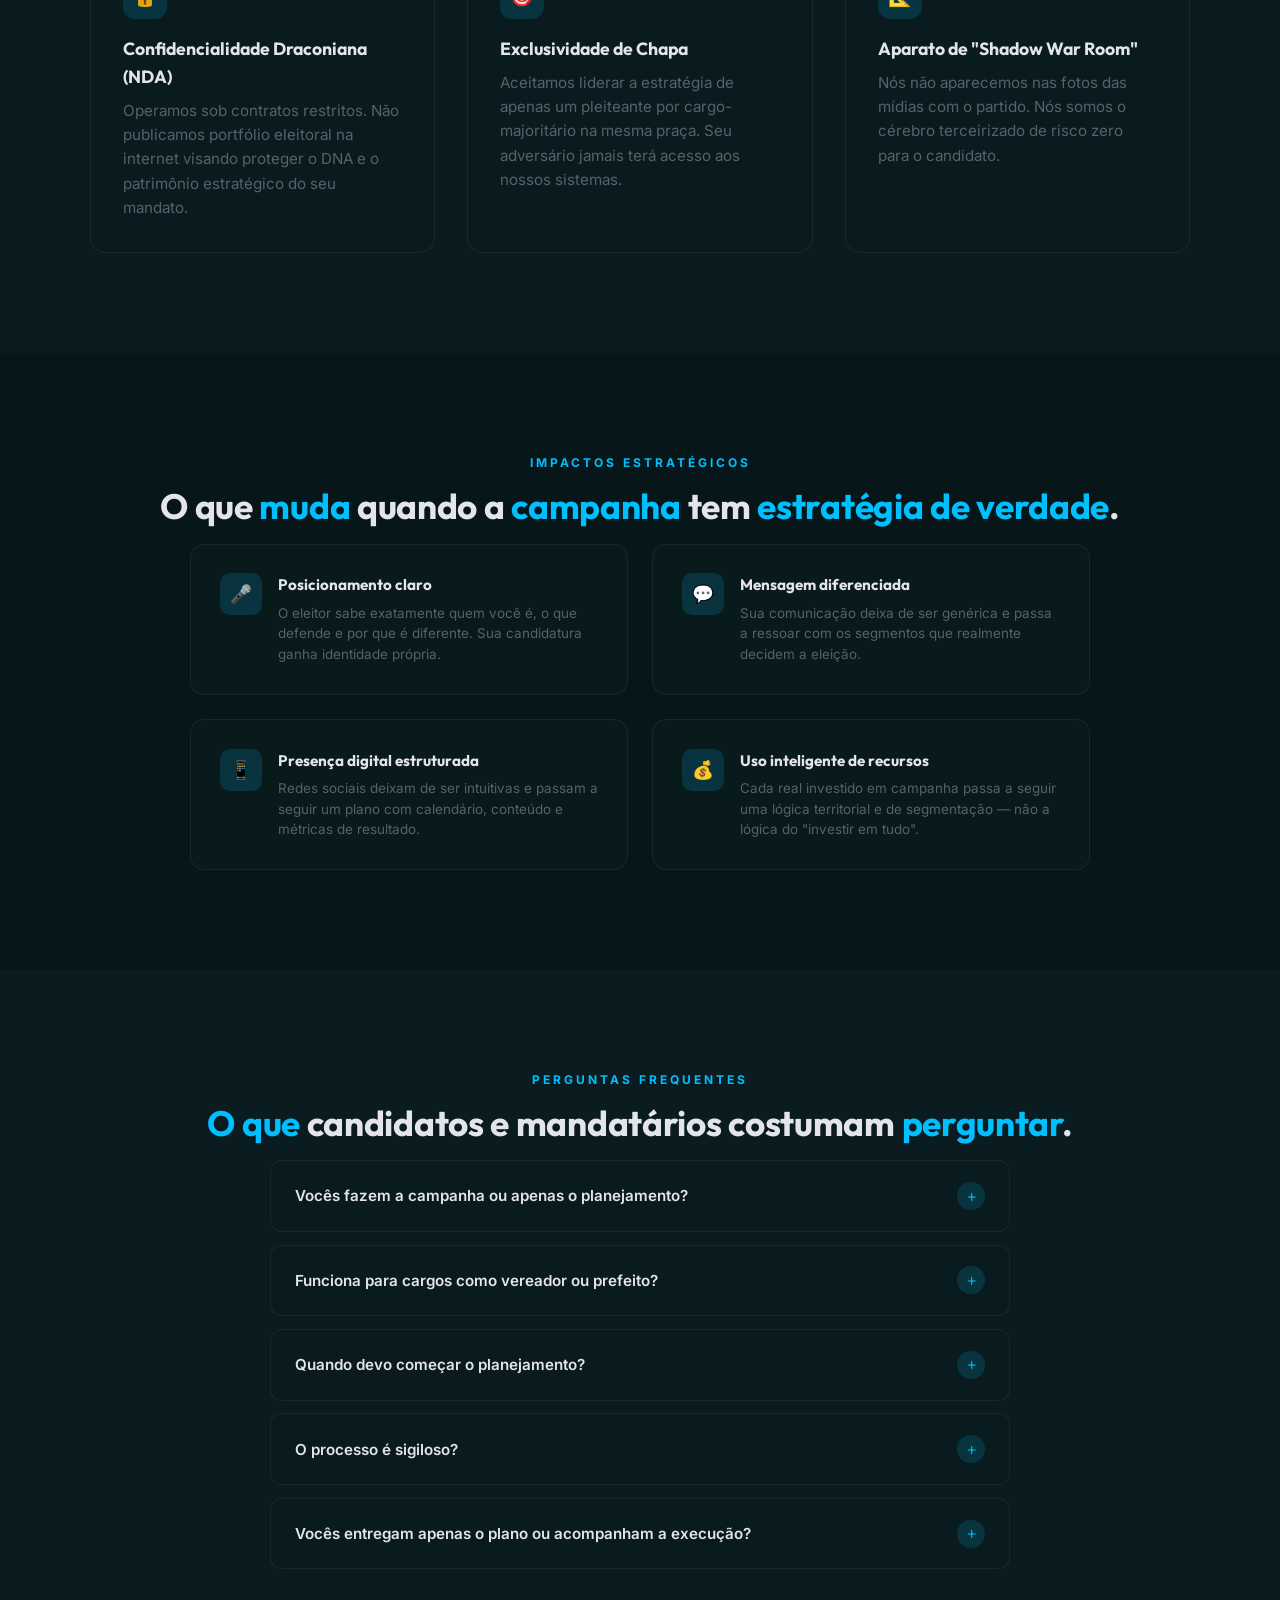
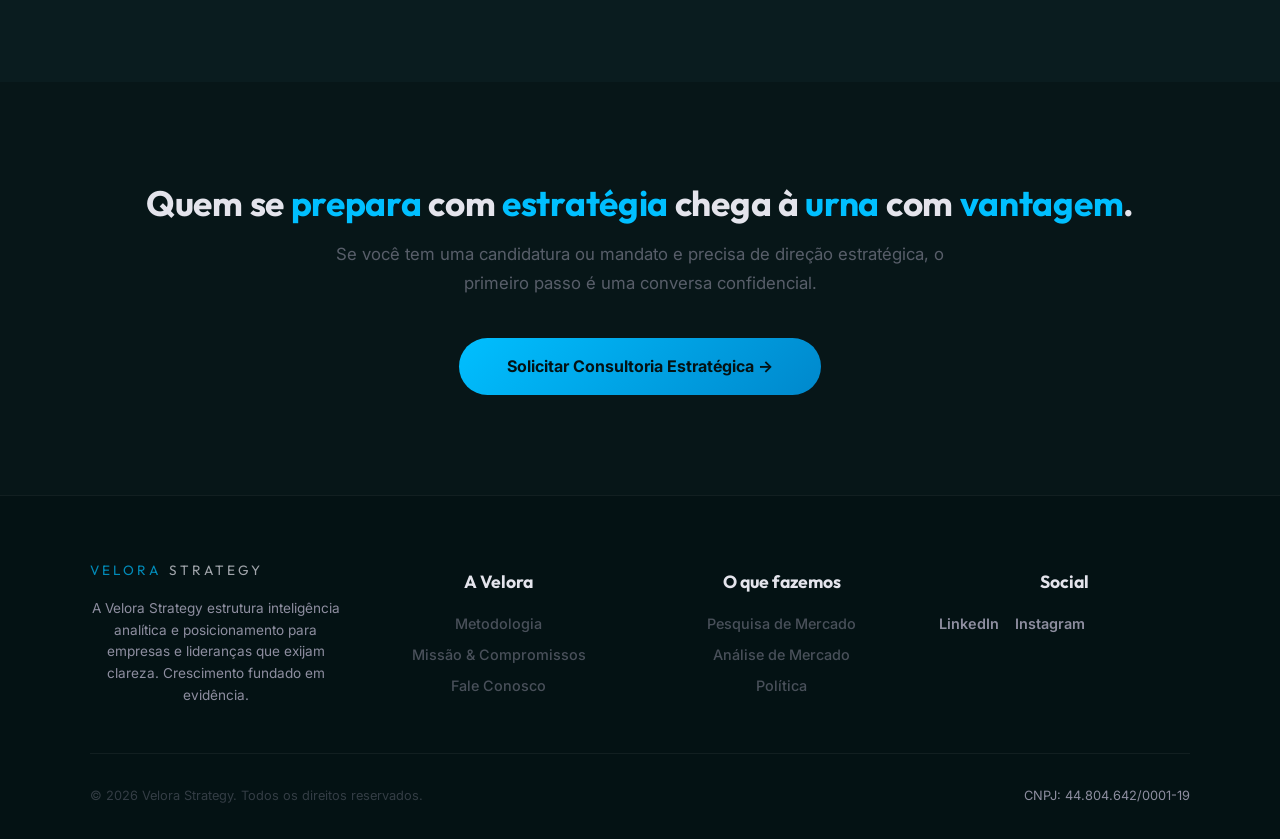
<file: marketing-politico.html>
<!DOCTYPE html>
<html lang="pt-BR">

<head>
    <!-- Google Tag Manager -->
    <script>(function(w,d,s,l,i){w[l]=w[l]||[];w[l].push({'gtm.start':
    new Date().getTime(),event:'gtm.js'});var f=d.getElementsByTagName(s)[0],
    j=d.createElement(s),dl=l!='dataLayer'?'&l='+l:'';j.async=true;j.src=
    'https://www.googletagmanager.com/gtm.js?id='+i+dl;f.parentNode.insertBefore(j,f);
    })(window,document,'script','dataLayer','GTM-59BV6WMD');</script>
    <!-- End Google Tag Manager -->
    <!-- Google tag (gtag.js) -->
    <script async src="https://www.googletagmanager.com/gtag/js?id=AW-18034314399"></script>
    <script>
      window.dataLayer = window.dataLayer || [];
      function gtag(){dataLayer.push(arguments);}
      gtag('js', new Date());
      gtag('config', 'AW-18034314399');
    </script>
    <!-- Fragmento de conversão Google Ads: Inscrições no formulário de leads -->
    <script>
    function gtag_report_conversion(url) {
      var callback = function () {
        if (typeof(url) != 'undefined') {
          window.location = url;
        }
      };
      gtag('event', 'conversion', {
          'send_to': 'AW-18034314399/4WFzCI20po4cEJ-Zt5dD',
          'event_callback': callback
      });
      return false;
    }
    </script>
    <!-- Fragmento de conversão Google Ads: Contacto (WhatsApp) -->
    <script>
    function gtag_report_conversion_whatsapp(url) {
      var callback = function () {
        if (typeof(url) != 'undefined') {
          window.location = url;
        }
      };
      gtag('event', 'conversion', {
          'send_to': 'AW-18034314399/N0kqCN3d8I4cEJ-Zt5dD',
          'value': 1.0,
          'currency': 'BRL',
          'event_callback': callback
      });
      return false;
    }
    </script>
    <meta charset="UTF-8">
    <meta name="viewport" content="width=device-width, initial-scale=1.0">
    <meta name="description"
        content="Plano de Marketing Político e Eleitoral pela Velora Strategy. Posicionamento estratégico, narrativa diferenciada e presença digital inteligente para candidatos e mandatários.">
    <meta name="robots" content="index, follow">
    <link rel="canonical" href="https://velorastrategy.com.br/marketing-politico.html">
    <meta property="og:title" content="Marketing Político &amp; Eleitoral | Velora Strategy">
    <meta property="og:description" content="Plano de Marketing Político e Eleitoral pela Velora Strategy. Posicionamento estratégico, narrativa diferenciada e presença digital inteligente para candidatos e mandatários.">
    <meta property="og:type" content="website">
    <meta property="og:url" content="https://velorastrategy.com.br/marketing-politico.html">
    <meta property="og:image" content="https://velorastrategy.com.br/images/new_hero_politico.png">
    <meta property="og:site_name" content="Velora Strategy">
    <title>Marketing Político &amp; Eleitoral | Velora Strategy</title>
    <!-- Structured Data -->
    <script type="application/ld+json">
    {
      "@context": "https://schema.org",
      "@type": "Service",
      "name": "Marketing Político e Eleitoral",
      "provider": {
        "@type": "Organization",
        "name": "Velora Strategy",
        "url": "https://velorastrategy.com.br"
      },
      "description": "Consultoria estratégica em marketing político, narrativa eleitoral e contenção de crises para candidatos e mandatários.",
      "areaServed": "BR",
      "serviceType": "Consulting"
    }
    </script>
    <link rel="stylesheet" href="shared.css">
    <style>
        /* ===== MARKETING POLÍTICO — TURQUOISE PREMIUM THEME ===== */
        :root {
            --bg-primary: #041214;
            --bg-secondary: #0A1C1F;
            --bg-tertiary: #071618;
            --text-primary: #E4E4EC;
            --text-secondary: #8E8EA0;
            --accent: #00BFFF;
            --accent-dark: #0088CC;
            --accent-glow: rgba(0, 191, 255, 0.15);
            --card-bg: rgba(10, 28, 31, 0.85);
            --card-border: rgba(255, 255, 255, 0.06);
            --input-bg: rgba(255, 255, 255, 0.04);
            --input-border: rgba(255, 255, 255, 0.08);
            --input-focus: #00BFFF;
        }

        body {
            background-color: var(--bg-primary);
            color: var(--text-primary);
        }

        body::before {
            content: '';
            position: fixed;
            top: 0;
            left: 0;
            width: 100%;
            height: 100%;
            background:
                radial-gradient(ellipse at 15% 40%, rgba(0, 191, 255, 0.04) 0%, transparent 55%),
                radial-gradient(ellipse at 85% 20%, rgba(0, 136, 204, 0.03) 0%, transparent 50%);
            pointer-events: none;
            z-index: 0;
        }

        .hero,
        .audience-section,
        .problem-section,
        .deliverables-section,
        .methodology-section,
        .trust-section,
        .benefits-section,
        .faq-section,
        .final-cta,
        .footer {
            position: relative;
            z-index: 1;
        }

        /* Header */
        .header {
            background: rgba(4, 18, 20, 0.95);
            border-bottom: 1px solid var(--card-border);
        }

        .logo {
            color: var(--text-primary);
        }

        .logo .velora-mark {
            color: var(--accent);
        }

        .nav-links a {
            color: var(--text-secondary);
        }

        .nav-links a:hover {
            color: var(--text-primary);
        }

        .header-cta {
            background: var(--accent);
            color: var(--bg-primary);
        }

        .header-cta:hover {
            background: var(--accent-dark);
        }

        .menu-toggle span {
            background: var(--text-primary);
        }

        /* Hero */
        .hero-badge {
            background: var(--accent);
            color: #FFFFFF;
            border: 1px solid rgba(255, 255, 255, 0.1);
            font-weight: 700;
        }

        .hero-headline .highlight {
            color: var(--accent);
        }

        .hero-sub {
            color: #FFFFFF;
            font-weight: 500;
            text-shadow: 0 2px 4px rgba(0, 0, 0, 0.8), 0 0 20px rgba(0, 0, 0, 0.4);
        }

        /* Form */
        .form-card {
            background: var(--card-bg);
            border: 1px solid var(--card-border);
            box-shadow: 0 20px 60px rgba(0, 0, 0, 0.35);
            backdrop-filter: blur(20px);
            -webkit-backdrop-filter: blur(20px);
        }

        .form-title {
            color: var(--text-primary);
        }

        .form-subtitle {
            color: var(--text-secondary);
        }

        .form-benefits li {
            color: var(--text-secondary);
        }

        .form-benefits .check-icon {
            background: var(--accent-glow);
            color: var(--accent);
        }

        .form-group label {
            color: var(--text-secondary);
        }

        .form-group input,
        .form-group select,
        .form-group textarea {
            background: var(--input-bg);
            border-color: var(--input-border);
            color: var(--text-primary);
        }

        .form-group input:focus,
        .form-group select:focus,
        .form-group textarea:focus {
            border-color: var(--input-focus);
            box-shadow: 0 0 0 3px var(--accent-glow);
            background: rgba(255, 255, 255, 0.07);
        }

        .form-group input::placeholder,
        .form-group textarea::placeholder {
            color: rgba(255, 255, 255, 0.3);
        }

        .form-btn {
            background: linear-gradient(135deg, var(--accent), var(--accent-dark));
            color: #FFFFFF;
            font-weight: 800;
        }

        .form-btn:hover {
            background: linear-gradient(135deg, var(--accent-dark), #9A7A20);
        }

        .trust-row {
            border-top-color: var(--card-border);
        }

        .trust-item {
            color: var(--text-secondary);
        }

        /* Audience */
        .audience-section {
            background: var(--bg-secondary);
        }

        .section-label {
            color: var(--accent);
        }

        .section-title {
            color: var(--text-primary);
        }

        .section-sub {
            color: var(--text-secondary);
        }

        .audience-card {
            background: var(--card-bg);
            border: 1px solid var(--card-border);
        }

        .audience-card:hover {
            box-shadow: 0 8px 30px rgba(212, 168, 67, 0.06);
            border-color: rgba(212, 168, 67, 0.15);
        }

        .audience-icon {
            background: var(--accent-glow);
            color: var(--accent);
        }

        .audience-card h3 {
            color: var(--text-primary);
        }

        .audience-card p {
            color: var(--text-secondary);
        }

        /* Problem */
        .problem-section {
            background: var(--bg-tertiary);
        }

        .problem-item {
            background: var(--card-bg);
            border: 1px solid var(--card-border);
        }

        .problem-item:hover {
            box-shadow: 0 4px 20px rgba(0, 0, 0, 0.3);
        }

        .problem-icon {
            background: rgba(212, 168, 67, 0.08);
            color: var(--accent);
        }

        .problem-item h4 {
            color: var(--text-primary);
        }

        .problem-item p {
            color: var(--text-secondary);
        }

        /* Deliverables */
        .deliverables-section {
            background: var(--bg-secondary);
        }

        .deliverable-card {
            background: var(--card-bg);
            border: 1px solid var(--card-border);
        }

        .deliverable-card:hover {
            box-shadow: 0 8px 30px rgba(212, 168, 67, 0.06);
            border-color: rgba(212, 168, 67, 0.12);
        }

        .deliverable-number {
            color: var(--accent);
        }

        .deliverable-card h3 {
            color: var(--text-primary);
        }

        .deliverable-card p {
            color: var(--text-secondary);
        }

        .deliverable-format {
            background: var(--accent-glow);
            color: var(--accent);
        }

        /* Methodology */
        .methodology-section {
            background: var(--bg-tertiary);
        }

        .method-name {
            color: var(--text-secondary);
        }



        .method-step-number {
            background: var(--accent-glow);
            color: var(--accent);
        }

        .method-step h3 {
            color: var(--text-primary);
        }

        .method-step p {
            color: var(--text-secondary);
        }

        /* Trust */
        .trust-section {
            background: var(--bg-secondary);
        }

        .trust-card {
            background: var(--card-bg);
            border: 1px solid var(--card-border);
        }

        .trust-card:hover {
            border-color: rgba(212, 168, 67, 0.1);
            box-shadow: 0 8px 25px rgba(0, 0, 0, 0.3);
        }

        .trust-card-icon {
            background: var(--accent-glow);
            color: var(--accent);
        }

        .trust-card h3 {
            color: var(--text-primary);
        }

        .trust-card p {
            color: var(--text-secondary);
        }

        /* Benefits */
        .benefits-section {
            background: var(--bg-tertiary);
        }

        .benefit-item {
            background: var(--card-bg);
            border: 1px solid var(--card-border);
        }

        .benefit-item:hover {
            box-shadow: 0 4px 20px rgba(0, 0, 0, 0.3);
        }

        .benefit-icon {
            background: var(--accent-glow);
            color: var(--accent);
        }

        .benefit-item h4 {
            color: var(--text-primary);
        }

        .benefit-item p {
            color: var(--text-secondary);
        }

        /* FAQ */
        .faq-section {
            background: var(--bg-secondary);
        }

        .faq-item {
            background: var(--card-bg);
            border: 1px solid var(--card-border);
        }

        .faq-question {
            color: var(--text-primary);
        }

        .faq-icon {
            background: var(--accent-glow);
            color: var(--accent);
        }

        .faq-answer-inner {
            color: var(--text-secondary);
        }

        /* Final CTA */
        .final-cta {
            background: var(--bg-tertiary);
        }

        .final-cta .section-title {
            color: var(--text-primary);
        }

        .final-cta .section-sub {
            color: var(--text-secondary);
        }

        .final-cta-btn {
            background: linear-gradient(135deg, var(--accent), var(--accent-dark));
            color: var(--bg-primary);
        }

        /* Floating CTA */
        .floating-cta {
            background: rgba(10, 22, 40, 0.95);
        }

        .floating-cta a {
            background: var(--accent);
            color: var(--bg-primary);
        }

        /* Ajuste fino para igualar posição com a página de pesquisa */
        @media (min-width: 1025px) {
            .hero-right {
                transform: translateY(0px);
            }
        }

        /* Footer */
        .footer {
            border-top-color: var(--card-border);
        }

        .footer-links a {
            color: var(--text-secondary);
        }

        .footer-copy {
            color: var(--text-secondary);
        }
    </style>
</head>

<body>
    <!-- Google Tag Manager (noscript) -->
    <noscript><iframe src="https://www.googletagmanager.com/ns.html?id=GTM-59BV6WMD"
    height="0" width="0" style="display:none;visibility:hidden"></iframe></noscript>
    <!-- End Google Tag Manager (noscript) -->

    <!-- HEADER -->
    <header class="header" id="header">
        <div class="header-left">
            <a href="index.html" class="logo">
                <span class="velora-mark">Velora</span> <span>Strategy</span>
            </a>
            <nav id="navbar">
                <ul class="nav-links" id="nav-links">
                    <li><a href="pesquisa-de-mercado.html">Pesquisa de Mercado</a></li>
                    <li><a href="analise-de-mercado.html">Análise de Mercado</a></li>
                    <li><a href="marketing-politico.html" class="active">Política</a></li>
                    <li><a href="index.html#metodologia">Metodologia</a></li>
                    <li><a href="index.html#fale-conosco">Fale Conosco</a></li>
                </ul>
            </nav>
        </div>
        <div style="display: flex; align-items: center; gap: 1rem;">
            <a href="#formulario" class="header-cta cta-destaque">Falar com Estrategista</a>
            <button class="menu-toggle" id="mobile-menu" aria-label="Abrir Menu">
                <span></span><span></span><span></span>
            </button>
        </div>
    </header>

    <main>

        <!-- HERO -->
        <section class="hero" id="hero">
            <img src="images/new_hero_politico.png" alt="Estrategista de marketing político analisando cenários eleitorais"
                style="position: absolute; top: 8vh; left: 0; width: 62%; height: 100%; z-index: 0; opacity: 0.95; pointer-events: none; object-fit: contain; object-position: right bottom; mask-image: linear-gradient(to bottom, transparent 0%, black 5%, black 95%, transparent 100%); -webkit-mask-image: linear-gradient(to bottom, transparent 0%, black 5%, black 95%, transparent 100%);" />
            <div class="hero-left reveal" style="z-index: 2; padding-left: 2rem; transform: translateY(8vh);">
                <span class="hero-badge">🏛️ Marketing Político & Eleitoral</span>
                <h1 class="hero-headline">
                    <span class="text-accent">Eleição</span> não se <span class="text-accent">vence</span> no improviso.<br>
                    <span class="highlight">Se vence com <span class="text-accent">estratégia validada</span>.</span>
                </h1>
                <p class="hero-sub">
                    Arquitetura eleitoral, construção de narrativa e contenção de crises para candidaturas que não
                    brincam de fazer política.
                </p>
            </div>

            <div class="hero-right" style="z-index: 2; transform: translateY(-40px);">
                <div class="form-card" id="formulario"
                    style="background: rgba(10, 28, 31, 0.85); border: 1px solid var(--card-border); backdrop-filter: blur(10px);">
                    <h2 class="form-title">Estruture sua estratégia eleitoral</h2>
                    <p class="form-subtitle">Consulta confidencial. Retorno em até 24 horas.</p>

                    <ul class="form-benefits">
                        <li><span class="check-icon">✓</span> Leitura inicial do cenário eleitoral</li>
                        <li><span class="check-icon">✓</span> Proposta com escopo, cronograma e entregáveis</li>
                        <li><span class="check-icon">✓</span> Total confidencialidade garantida</li>
                    </ul>

                    <form id="form-politico" action="https://formspree.io/f/mreyynyn" method="POST">
                        <div class="form-row">
                            <div class="form-group">
                                <label for="nome">Nome</label>
                                <input type="text" id="nome" name="nome" placeholder="Seu nome completo" required pattern="^[a-zA-ZÀ-ÿ]{2,}(?:\s+[a-zA-ZÀ-ÿ]{2,})+$" minlength="5" maxlength="100" title="Digite seu nome e sobrenome">
                                <span class="validation-hint">Insira seu nome e sobrenome (ex: João Silva)</span>
                            </div>
                            <div class="form-group">
                                <label for="telefone">Telefone</label>
                                <input type="tel" id="telefone" name="telefone" placeholder="(00) 00000-0000" required pattern="^\(?\d{2}\)?\s?\d{4,5}-?\d{4}$" minlength="10" maxlength="15" title="Digite um telefone válido" oninput="this.value = this.value.replace(/[^0-9()\- ]/g, '')">
                                <span class="validation-hint">Insira o telefone com DDD (apenas números)</span>
                            </div>
                        </div>
                        <div class="form-group">
                            <label for="email">E-mail</label>
                            <input type="email" id="email" name="email" placeholder="seu@email.com" required pattern="^[a-zA-Z0-9._%+\-]+@[a-zA-Z0-9.\-]+\.[a-zA-Z]{2,}$" title="Digite um e-mail válido">
                            <span class="validation-hint">Insira um e-mail válido (ex: nome@empresa.com.br)</span>
                        </div>
                        <div class="form-row">
                            <div class="form-group">
                                <label for="cargo-politico">Cargo pretendido</label>
                                <input type="text" id="cargo-politico" name="cargo-politico"
                                    placeholder="Ex: Vereador, Prefeito..." minlength="3" maxlength="50" title="Digite um cargo válido">
                                <span class="validation-hint">Opcional (mínimo 3 caracteres)</span>
                            </div>
                            <div class="form-group">
                                <label for="municipio">Município / Estado</label>
                                <input type="text" id="municipio" name="municipio" placeholder="Ex: São Paulo - SP" minlength="3" maxlength="100" title="Digite o nome do município">
                                <span class="validation-hint">Opcional (mínimo 3 caracteres)</span>
                            </div>
                        </div>
                        <div class="form-group">
                            <label for="mensagem">Mensagem</label>
                            <textarea id="mensagem" name="mensagem" placeholder="Como podemos ajudar na sua estratégia?" rows="3" minlength="10" maxlength="1000" title="A mensagem deve ter no mínimo 10 caracteres" style="resize: vertical; font-family: 'Inter', sans-serif;"></textarea>
                            <span class="validation-hint">Opcional (mínimo 10 caracteres)</span>
                        </div>
                        <button type="submit" class="form-btn" id="btn-enviar">Solicitar Consultoria
                            Estratégica</button>
                    </form>

                    <div class="trust-row">
                        <div class="trust-item">
                            <svg xmlns="http://www.w3.org/2000/svg" viewBox="0 0 24 24" fill="currentColor">
                                <path
                                    d="M12 1C8.676 1 6 3.676 6 7v2H4v14h16V9h-2V7c0-3.324-2.676-6-6-6zm0 2c2.276 0 4 1.724 4 4v2H8V7c0-2.276 1.724-4 4-4z" />
                            </svg>
                            100% confidencial
                        </div>
                        <div class="trust-item">
                            <svg xmlns="http://www.w3.org/2000/svg" viewBox="0 0 24 24" fill="currentColor">
                                <path
                                    d="M12 2C6.48 2 2 6.48 2 12s4.48 10 10 10 10-4.48 10-10S17.52 2 12 2zm-2 15l-5-5 1.41-1.41L10 14.17l7.59-7.59L19 8l-9 9z" />
                            </svg>
                            Sem compromisso
                        </div>
                        <div class="trust-item">
                            <svg xmlns="http://www.w3.org/2000/svg" viewBox="0 0 24 24" fill="currentColor">
                                <path
                                    d="M11.99 2C6.47 2 2 6.48 2 12s4.47 10 9.99 10C17.52 22 22 17.52 22 12S17.52 2 11.99 2zM12 20c-4.42 0-8-3.58-8-8s3.58-8 8-8 8 3.58 8 8-3.58 8-8 8zm.5-13H11v6l5.25 3.15.75-1.23-4.5-2.67z" />
                            </svg>
                            Resposta em 24h
                        </div>
                    </div>
                </div>
            </div>
        </section>

        <!-- PARA QUEM É -->
        <section class="audience-section reveal" id="para-quem">
            <p class="section-label">Para Quem É</p>
            <h2 class="section-title">Para quem <span class="text-accent">entende</span> que <span class="text-accent">voto</span> se conquista com <span class="text-accent">planejamento</span>.</h2>
            <p class="section-sub">
                Este serviço é para líderes políticos que sabem que presença, narrativa e posicionamento precisam ser
                construídos — não improvisados.
            </p>
            <div class="audience-grid reveal-children">
                <div class="audience-card">
                    <div class="audience-icon">🎯</div>
                    <h3>Pré-candidatos estruturando posicionamento</h3>
                    <p>Quem está construindo presença pública antes da campanha e precisa definir narrativa, temas
                        prioritários e estratégia de comunicação desde cedo.</p>
                </div>
                <div class="audience-card">
                    <div class="audience-icon">📣</div>
                    <h3>Candidatos que precisam de direção</h3>
                    <p>Quem já está em campanha mas sente que a comunicação é genérica, que o orçamento não rende e que
                        a mensagem não diferencia dos adversários.</p>
                </div>
                <div class="audience-card">
                    <div class="audience-icon">🏛️</div>
                    <h3>Mandatários construindo presença contínua</h3>
                    <p>Quem já exerce mandato e precisa manter relevância digital, comunicar entregas e preparar terreno
                        para reeleição ou novo projeto político.</p>
                </div>
            </div>
        </section>

        <!-- PROBLEMA -->
        <section class="problem-section reveal" id="problema">
            <p class="section-label">Sinais de Alerta</p>
            <h2 class="section-title">Sua campanha <span class="text-accent">precisa</span> de <span class="text-accent">estratégia</span> se...</h2>
            <p class="section-sub">
                Estes cenários indicam que a comunicação política está operando por inércia ou "achismo" — e isso queima
                orçamento e intenção de voto.
            </p>
            <div class="problem-grid reveal-children">
                <div class="problem-item">
                    <div class="problem-icon">🔸</div>
                    <div>
                        <h4>Decisões baseadas em "achismo" político</h4>
                        <p>O coordenador "experiente" dita a regra baseado em campanhas de 10 anos atrás, ignorando os
                            dados atuais e a janela digital.</p>
                    </div>
                </div>
                <div class="problem-item">
                    <div class="problem-icon">🔸</div>
                    <div>
                        <h4>Perda de tração digital</h4>
                        <p>Seus vídeos têm alta produção, mas o engajamento orgânico é nulo. A narrativa não retém o
                            eleitor médio, apenas a própria base.</p>
                    </div>
                </div>
                <div class="problem-item">
                    <div class="problem-icon">🔸</div>
                    <div>
                        <h4>Incapacidade de formar maioria</h4>
                        <p>A candidatura fala com o próprio nicho, mas cria teto de vidro. O discurso não consegue furar
                            a bolha dos indecisos para garantir a vitória.</p>
                    </div>
                </div>
                <div class="problem-item">
                    <div class="problem-icon">🔸</div>
                    <div>
                        <h4>Narrativa reativa em crises</h4>
                        <p>Quando atacado, o comitê demora a responder ou se defende mal, prolongando o dano de imagem
                            ao invés de neutralizá-lo agilmente.</p>
                    </div>
                </div>
            </div>
        </section>

        <!-- O QUE ENTREGAMOS -->
        <section class="deliverables-section reveal" id="entregaveis">
            <p class="section-label">Entregáveis</p>
            <h2 class="section-title">Documentos <span class="text-accent">estratégicos</span> que <span class="text-accent">blindam</span> a campanha.</h2>
            <p class="section-sub">
                Cada entregável é construído em sigilo para ser a bússola tática do seu War Room.
            </p>
            <div class="deliverables-grid reveal-children">
                <div class="deliverable-card">
                    <div class="deliverable-number">Entregável 01</div>
                    <h3>Raio-X Eleitoral</h3>
                    <p>Mapeamento do cenário de votos: bolsões de aliados, rejeição cruzada, histórico da base
                        fragmentada e análise de sentimento em tempo real.</p>
                    <span class="deliverable-format">📄 Relatório Estratégico Sigiloso</span>
                </div>
                <div class="deliverable-card">
                    <div class="deliverable-number">Entregável 02</div>
                    <h3>Arquitetura de Narrativa (Matriz Defesa/Ataque/Proposta)</h3>
                    <p>Mapeamento dos flancos da sua candidatura e dos adversários. Respostas prévias para ataques
                        esperados.</p>
                    <span class="deliverable-format">📋 Protocolo de War Room</span>
                </div>
                <div class="deliverable-card">
                    <div class="deliverable-number">Entregável 03</div>
                    <h3>Plano de Escalabilidade Digital</h3>
                    <p>Engenharia de tráfego eleitoral e conversão de WhatsApp para polarizar e modular a mensagem onde
                        a eleição está sendo discutida hoje.</p>
                    <span class="deliverable-format">📱 Funil de Tráfego Político</span>
                </div>
            </div>
        </section>

        <!-- METODOLOGIA -->
        <section class="methodology-section reveal" id="metodologia">
            <p class="section-label">Metodologia de Poder</p>
            <h2 class="section-title"><span class="text-accent">Arquitetura</span> de <span class="text-accent">Narrativa</span> e Blindagem</h2>
            <p class="section-sub">
                Um processo militarizado de 11 fases que testa as fragilidades da sua candidatura e as repara antes da urna.
            </p>

            <div class="method-grid-11">
                <div class="method-card">
                    <span class="method-number">01</span>
                    <h3>Imersão & Briefing</h3>
                    <p>Entendemos o seu histórico, capital político e motivações reais para o pleito.</p>
                    <span class="method-badge">Diagnóstico</span>
                </div>
                <div class="method-card">
                    <span class="method-number">02</span>
                    <h3>Auditoria de Imagem</h3>
                    <p>Avaliamos a percepção atual do eleitorado sobre sua marca pessoal e digital.</p>
                    <span class="method-badge">Análise</span>
                </div>
                <div class="method-card">
                    <span class="method-number">03</span>
                    <h3>Mapeamento de Adversários</h3>
                    <p>Identificamos os pontos fracos e flancos dos oponentes diretos e indiretos.</p>
                    <span class="method-badge">Inteligência</span>
                </div>
                <div class="method-card">
                    <span class="method-number">04</span>
                    <h3>Objetivo de Poder</h3>
                    <p>Definição clara do cargo, quociente eleitoral e teto de votação necessário.</p>
                    <span class="method-badge">Planejamento</span>
                </div>
                <div class="method-card">
                    <span class="method-number">05</span>
                    <h3>Desenho de Narrativa</h3>
                    <p>Construção da "Big Idea" que diferenciará sua voz no meio do barulho eleitoral.</p>
                    <span class="method-badge">Design</span>
                </div>
                <div class="method-card">
                    <span class="method-number">06</span>
                    <h3>Recrutamento de Base</h3>
                    <p>Estratégias para mobilizar influenciadores locais e lideranças de bairro.</p>
                    <span class="method-badge">Fomento</span>
                </div>
                <div class="method-card">
                    <span class="method-number">07</span>
                    <h3>Pesquisas de Campo</h3>
                    <p>Testamos nomes, propostas e rejeições via enquetes e grupos focais sigilosos.</p>
                    <span class="method-badge">Instrumento</span>
                </div>
                <div class="method-card">
                    <span class="method-number">08</span>
                    <h3>Execução & Mobilização</h3>
                    <p>Lançamento de campanhas coordenadas entre o digital e o corpo a corpo.</p>
                    <span class="method-badge">Campo</span>
                </div>
                <div class="method-card">
                    <span class="method-number">09</span>
                    <h3>Análise de Sentiment</h3>
                    <p>Monitoramento das redes para ajustar o tom da fala em tempo real.</p>
                    <span class="method-badge">Monitoramento</span>
                </div>
                <div class="method-card">
                    <span class="method-number">10</span>
                    <h3>Relatórios Táticos</h3>
                    <p>Diretrizes diárias/semanais para redirecionar o foco da campanha na rua.</p>
                    <span class="method-badge">Relatórios</span>
                </div>
                <div class="method-card">
                    <span class="method-number">11</span>
                    <h3>Gestão de Crise</h3>
                    <p>Protocolos de vacina retórica para neutralizar ataques antes que viralizem.</p>
                    <span class="method-badge">Blindagem</span>
                </div>
            </div>
        </section>

        <!-- CONFIANÇA -->
        <section class="trust-section reveal" id="confianca">
            <p class="section-label">Confiança e Credibilidade</p>
            <h2 class="section-title">O <span class="text-accent">brilho</span> é do <span class="text-accent">candidato</span>. A <span class="text-accent">inteligência</span> é de <span class="text-accent">bastidor</span>.</h2>
            <p class="section-sub">
                O maior ativo na política é a lealdade. Trabalhamos exclusivamente sob confidencialidade total.
            </p>
            <div class="trust-grid reveal-children">
                <div class="trust-card">
                    <div class="trust-card-icon">🔒</div>
                    <h3 style="font-size: 1.1rem; margin-bottom: 0.5rem; color: var(--text-primary);">Confidencialidade
                        Draconiana (NDA)</h3>
                    <p style="font-size: 0.95rem; color: var(--text-secondary); line-height: 1.6;">Operamos sob
                        contratos restritos. Não publicamos portfólio eleitoral na internet visando proteger o DNA e o
                        patrimônio estratégico do seu mandato.</p>
                </div>
                <div class="trust-card">
                    <div class="trust-card-icon">🎯</div>
                    <h3 style="font-size: 1.1rem; margin-bottom: 0.5rem; color: var(--text-primary);">Exclusividade de
                        Chapa</h3>
                    <p style="font-size: 0.95rem; color: var(--text-secondary); line-height: 1.6;">Aceitamos liderar a
                        estratégia de apenas um pleiteante por cargo-majoritário na mesma praça. Seu adversário jamais
                        terá acesso aos nossos sistemas.</p>
                </div>
                <div class="trust-card">
                    <div class="trust-card-icon">📐</div>
                    <h3 style="font-size: 1.1rem; margin-bottom: 0.5rem; color: var(--text-primary);">Aparato de "Shadow
                        War Room"</h3>
                    <p style="font-size: 0.95rem; color: var(--text-secondary); line-height: 1.6;">Nós não aparecemos
                        nas fotos das mídias com o partido. Nós somos o cérebro terceirizado de risco zero para o
                        candidato.</p>
                </div>
            </div>
        </section>

        <!-- IMPACTOS ESTRATÉGICOS -->
        <section class="benefits-section reveal" id="impactos">
            <p class="section-label">Impactos Estratégicos</p>
            <h2 class="section-title">O que <span class="text-accent">muda</span> quando a <span class="text-accent">campanha</span> tem <span class="text-accent">estratégia de verdade</span>.</h2>
            <div class="benefits-grid reveal-children">
                <div class="benefit-item">
                    <div class="benefit-icon">🎤</div>
                    <div>
                        <h4>Posicionamento claro</h4>
                        <p>O eleitor sabe exatamente quem você é, o que defende e por que é diferente. Sua candidatura
                            ganha identidade própria.</p>
                    </div>
                </div>
                <div class="benefit-item">
                    <div class="benefit-icon">💬</div>
                    <div>
                        <h4>Mensagem diferenciada</h4>
                        <p>Sua comunicação deixa de ser genérica e passa a ressoar com os segmentos que realmente
                            decidem a eleição.</p>
                    </div>
                </div>
                <div class="benefit-item">
                    <div class="benefit-icon">📱</div>
                    <div>
                        <h4>Presença digital estruturada</h4>
                        <p>Redes sociais deixam de ser intuitivas e passam a seguir um plano com calendário, conteúdo e
                            métricas de resultado.</p>
                    </div>
                </div>
                <div class="benefit-item">
                    <div class="benefit-icon">💰</div>
                    <div>
                        <h4>Uso inteligente de recursos</h4>
                        <p>Cada real investido em campanha passa a seguir uma lógica territorial e de segmentação — não
                            a lógica do "investir em tudo".</p>
                    </div>
                </div>
            </div>
        </section>

        <!-- FAQ -->
        <section class="faq-section reveal" id="faq">
            <p class="section-label">Perguntas Frequentes</p>
            <h2 class="section-title"><span class="text-accent">O que</span> candidatos e mandatários costumam <span class="text-accent">perguntar</span>.</h2>
            <div class="faq-container">
                <div class="faq-item">
                    <button class="faq-question">
                        Vocês fazem a campanha ou apenas o planejamento?
                        <span class="faq-icon">+</span>
                    </button>
                    <div class="faq-answer">
                        <div class="faq-answer-inner">
                            Nosso foco principal é a entrega da estratégia: diagnóstico, narrativa, plano de comunicação
                            e presença digital. A execução pode ser feita pela sua equipe com base nos nossos
                            entregáveis, ou podemos discutir acompanhamento estratégico durante a campanha — definimos
                            isso juntos.
                        </div>
                    </div>
                </div>
                <div class="faq-item">
                    <button class="faq-question">
                        Funciona para cargos como vereador ou prefeito?
                        <span class="faq-icon">+</span>
                    </button>
                    <div class="faq-answer">
                        <div class="faq-answer-inner">
                            Sim. Adaptamos o escopo e a profundidade ao nível da candidatura. Vereador em cidade média
                            tem desafios muito diferentes de deputado estadual ou prefeito de capital — e a estratégia
                            precisa refletir isso.
                        </div>
                    </div>
                </div>
                <div class="faq-item">
                    <button class="faq-question">
                        Quando devo começar o planejamento?
                        <span class="faq-icon">+</span>
                    </button>
                    <div class="faq-answer">
                        <div class="faq-answer-inner">
                            O ideal é começar o mais cedo possível — de preferência meses antes da campanha oficial.
                            Quanto mais tempo para construir posicionamento e presença digital, maior a vantagem
                            competitiva no momento da eleição.
                        </div>
                    </div>
                </div>
                <div class="faq-item">
                    <button class="faq-question">
                        O processo é sigiloso?
                        <span class="faq-icon">+</span>
                    </button>
                    <div class="faq-answer">
                        <div class="faq-answer-inner">
                            Absolutamente. Confidencialidade é premissa, não diferencial. Todas as informações,
                            conversas e documentos são tratados com sigilo total. Não divulgamos nomes de clientes,
                            estratégias ou materiais sem autorização expressa.
                        </div>
                    </div>
                </div>
                <div class="faq-item">
                    <button class="faq-question">
                        Vocês entregam apenas o plano ou acompanham a execução?
                        <span class="faq-icon">+</span>
                    </button>
                    <div class="faq-answer">
                        <div class="faq-answer-inner">
                            Nosso produto principal é o plano estratégico completo. Mas oferecemos também a modalidade
                            de acompanhamento, com reuniões periódicas de alinhamento, revisão de métricas e ajustes de
                            rota. O formato é definido na conversa inicial.
                        </div>
                    </div>
                </div>
            </div>
        </section>

        <!-- CTA FINAL -->
        <section class="final-cta reveal">
            <h2 class="section-title">Quem se <span class="text-accent">prepara</span> com <span class="text-accent">estratégia</span> chega à <span class="text-accent">urna</span> com <span class="text-accent">vantagem</span>.</h2>
            <p class="section-sub">
                Se você tem uma candidatura ou mandato e precisa de direção estratégica, o primeiro passo é uma conversa
                confidencial.
            </p>
            <a href="#formulario" class="final-cta-btn">Solicitar Consultoria Estratégica →</a>
        </section>

    </main>



    <!-- FOOTER -->
    <footer class="footer" style="padding: 4rem 6% 2rem;">
        <div class="footer-content"
            style="max-width: 1100px; margin: 0 auto; display: grid; grid-template-columns: repeat(auto-fit, minmax(200px, 1fr)); gap: 2rem; padding-bottom: 2rem; border-bottom: 1px solid var(--card-border);">
            <div class="footer-col">
                <div class="logo" style="margin-bottom: 1rem;">
                    <span class="velora-mark">Velora</span> <span>Strategy</span>
                </div>
                <p style="color: var(--text-secondary); font-size: 0.85rem; line-height: 1.6; max-width: 300px;">
                    A Velora Strategy estrutura inteligência analítica e posicionamento para empresas e lideranças que
                    exijam
                    clareza. Crescimento fundado em evidência.
                </p>
            </div>

            <div class="footer-col" style="padding-top: 0.5rem;">
                <h4
                    style="color: var(--text-primary); font-family: 'Outfit', sans-serif; font-size: 1.1rem; margin-bottom: 1rem;">
                    A Velora</h4>
                <div class="footer-links" style="display: flex; flex-direction: column; gap: 0.5rem; padding: 0;">
                    <a href="index.html#metodologia" style="font-size: 0.9rem;">Metodologia</a>
                    <a href="index.html#compromissos" style="font-size: 0.9rem;">Missão & Compromissos</a>
                    <a href="index.html#fale-conosco" style="font-size: 0.9rem;">Fale Conosco</a>
                </div>
            </div>

            <div class="footer-col" style="padding-top: 0.5rem;">
                <h4
                    style="color: var(--text-primary); font-family: 'Outfit', sans-serif; font-size: 1.1rem; margin-bottom: 1rem;">
                    O que fazemos</h4>
                <div class="footer-links" style="display: flex; flex-direction: column; gap: 0.5rem; padding: 0;">
                    <a href="pesquisa-de-mercado.html" style="font-size: 0.9rem;">Pesquisa de Mercado</a>
                    <a href="analise-de-mercado.html" style="font-size: 0.9rem;">Análise de Mercado</a>
                    <a href="marketing-politico.html" style="font-size: 0.9rem;">Política</a>
                </div>
            </div>

            <div class="footer-col" style="padding-top: 0.5rem;">
                <h4
                    style="color: var(--text-primary); font-family: 'Outfit', sans-serif; font-size: 1.1rem; margin-bottom: 1rem;">
                    Social</h4>
                <div class="footer-socials" style="display: flex; gap: 1rem;">
                    <a href="#" style="color: var(--text-secondary); font-weight: 600; font-size: 0.9rem;">LinkedIn</a>
                    <a href="https://www.instagram.com/velorastrategy/" target="_blank" style="color: var(--text-secondary); font-weight: 600; font-size: 0.9rem;">Instagram</a>
                </div>
            </div>
        </div>
        <div
            style="max-width: 1100px; margin: 2rem auto 0; display: flex; justify-content: space-between; align-items: center; flex-wrap: wrap; gap: 1rem;">
            <p class="footer-copy" style="margin: 0; font-size: 0.8rem;">&copy; 2026 Velora Strategy. Todos os direitos
                reservados.</p>
            <p style="color: var(--text-secondary); font-size: 0.8rem; margin: 0;">CNPJ: 44.804.642/0001-19</p>
        </div>
    </footer>

    <!-- GLOBAL FABS -->
    <div class="global-fabs reveal">
        <a href="#" class="fab-totop" id="btn-totop" aria-label="Voltar ao topo">
            <svg xmlns="http://www.w3.org/2000/svg" viewBox="0 0 24 24" fill="none" stroke="currentColor"
                stroke-width="2" stroke-linecap="round" stroke-linejoin="round">
                <path d="m18 15-6-6-6 6" />
            </svg>
        </a>
        <a href="https://wa.me/5532985066027" target="_blank" class="fab-whatsapp" aria-label="Falar no WhatsApp">
            <svg xmlns="http://www.w3.org/2000/svg" viewBox="0 0 24 24" fill="currentColor">
                <path
                    d="M17.472 14.382c-.297-.149-1.758-.867-2.03-.967-.273-.099-.471-.148-.67.15-.197.297-.767.966-.94 1.164-.173.199-.347.223-.644.075-.297-.15-1.255-.463-2.39-1.475-.883-.788-1.48-1.761-1.653-2.059-.173-.297-.018-.458.13-.606.134-.133.298-.347.446-.52.149-.174.198-.298.298-.497.099-.198.05-.371-.025-.52-.075-.149-.669-1.612-.916-2.207-.242-.579-.487-.5-.669-.51a12.8 12.8 0 0 0-.57-.01c-.198 0-.52.074-.792.372-.272.297-1.04 1.016-1.04 2.479 0 1.462 1.065 2.875 1.213 3.074.149.198 2.096 3.2 5.077 4.487.709.306 1.262.489 1.694.625.712.227 1.36.195 1.871.118.571-.085 1.758-.719 2.006-1.413.248-.694.248-1.289.173-1.413-.074-.124-.272-.198-.57-.347m-5.421 7.403h-.004a9.87 9.87 0 0 1-5.031-1.378l-.361-.214-3.741.982.998-3.648-.235-.374a9.86 9.86 0 0 1-1.51-5.26c.001-5.45 4.436-9.884 9.888-9.884 2.64 0 5.122 1.03 6.988 2.898a9.825 9.825 0 0 1 2.893 6.994c-.003 5.45-4.437 9.884-9.885 9.884m8.413-18.297A11.815 11.815 0 0 0 12.05 0C5.495 0 .16 5.335.157 11.892c0 2.096.547 4.142 1.588 5.945L.057 24l6.305-1.654a11.882 11.882 0 0 0 5.683 1.448h.005c6.554 0 11.89-5.335 11.893-11.893a11.821 11.821 0 0 0-3.48-8.413Z" />
            </svg>
        </a>
    </div>

    <div class="floating-cta" id="floating-cta">
        <a href="#formulario" style="background: linear-gradient(135deg, var(--accent), var(--accent-dark)); color: #fff; padding: 1rem; border-radius: 12px; display: flex; align-items: center; justify-content: center; gap: 0.5rem; text-decoration: none; font-weight: bold; width: 100%; box-shadow: 0 4px 15px rgba(0, 191, 255, 0.4);">
            Solicitar Consultoria
        </a>
    </div>

    <script>
        // Header scroll & FAB To Top
        const btnToTop = document.getElementById('btn-totop');
        window.addEventListener('scroll', () => {
            const scrolled = window.scrollY > 50;
            document.getElementById('header').classList.toggle('scrolled', scrolled);

            if (btnToTop) {
                if (window.scrollY > 300) {
                    btnToTop.classList.add('visible');
                } else {
                    btnToTop.classList.remove('visible');
                }
            }
        });

        if (btnToTop) {
            btnToTop.addEventListener('click', (e) => {
                e.preventDefault();
                window.scrollTo({ top: 0, behavior: 'smooth' });
            });
        }
        window.addEventListener('scroll', () => {
            document.getElementById('header').classList.toggle('scrolled', window.scrollY > 50);
        });

        // Mobile Menu Toggle
        const mobileMenuBtn = document.getElementById('mobile-menu');
        const navLinks = document.getElementById('nav-links');
        
        if(mobileMenuBtn && navLinks) {
            mobileMenuBtn.addEventListener('click', () => {
                mobileMenuBtn.classList.toggle('active');
                navLinks.classList.toggle('active');
            });

            navLinks.querySelectorAll('a').forEach(link => {
                link.addEventListener('click', () => {
                    mobileMenuBtn.classList.remove('active');
                    navLinks.classList.remove('active');
                });
            });
        }

        // Reveal on scroll
        const revealEls = document.querySelectorAll('.reveal, .reveal-children');
        const revealObserver = new IntersectionObserver((entries) => {
            entries.forEach(entry => {
                if (entry.isIntersecting) {
                    entry.target.classList.add('visible');
                    revealObserver.unobserve(entry.target);
                }
            });
        }, { threshold: 0.12 });
        revealEls.forEach(el => revealObserver.observe(el));

        // FAQ Accordion
        document.querySelectorAll('.faq-question').forEach(btn => {
            btn.addEventListener('click', () => {
                const item = btn.parentElement;
                const isActive = item.classList.contains('active');
                document.querySelectorAll('.faq-item').forEach(i => i.classList.remove('active'));
                if (!isActive) item.classList.add('active');
            });
        });

        // Floating CTA
        const floatingCta = document.getElementById('floating-cta');
        const formSection = document.getElementById('formulario');
        if (floatingCta && formSection) {
            const floatObserver = new IntersectionObserver((entries) => {
                entries.forEach(entry => {
                    floatingCta.classList.toggle('visible', !entry.isIntersecting);
                });
            }, { threshold: 0.3 });
            floatObserver.observe(formSection);
        }

        // Phone mask
        document.getElementById('telefone').addEventListener('input', function (e) {
            let v = e.target.value.replace(/\D/g, '');
            if (v.length > 11) v = v.slice(0, 11);
            if (v.length > 6) v = `(${v.slice(0, 2)}) ${v.slice(2, 7)}-${v.slice(7)}`;
            else if (v.length > 2) v = `(${v.slice(0, 2)}) ${v.slice(2)}`;
            else if (v.length > 0) v = `(${v}`;
            e.target.value = v;
        });

        // Form submit
        document.getElementById('form-politico').addEventListener('submit', function (e) {
            e.preventDefault();
            const btn = document.getElementById('btn-enviar');
            const originalText = btn.textContent;

            // Formatar mensagem para WhatsApp
            const nome = document.getElementById('nome').value;
            const telefone = document.getElementById('telefone').value;
            const email = document.getElementById('email').value;
            const cargo = document.getElementById('cargo-politico').value || 'Não informado';
            const municipio = document.getElementById('municipio').value || 'Não informado';
            const mensagem = document.getElementById('mensagem').value || 'Não informada';

            const textoZap = `Olá Velora! Gostaria de consultoria em Marketing Político.%0A%0A*Nome:* ${nome}%0A*Telefone:* ${telefone}%0A*E-mail:* ${email}%0A*Cargo Pretendido:* ${cargo}%0A*Município:* ${municipio}%0A*Mensagem:* ${mensagem}`;
            const urlZap = `https://wa.me/5532985066027?text=${textoZap}`;

            btn.textContent = '✓ Processando...';
            btn.style.background = '#00A844';
            btn.style.pointerEvents = 'none';

            fetch(this.action, {
                method: 'POST',
                body: new FormData(this),
                headers: { 'Accept': 'application/json' }
            }).then(response => {
                if (response.ok) {
                    // Rastreamento GTM: evento personalizado
                    window.dataLayer = window.dataLayer || [];
                    window.dataLayer.push({
                        'event': 'form_lead_sucesso',
                        'form_id': 'form-politico',
                        'pagina': window.location.pathname
                    });
                    // Rastreamento Google Ads: conversão de lead
                    if (typeof gtag_report_conversion === 'function') {
                        gtag_report_conversion();
                    }

                    btn.textContent = '✓ Pronto! Abrindo WhatsApp...';
                    setTimeout(() => {
                        window.open(urlZap, '_blank');
                        btn.textContent = originalText;
                        btn.style.background = '';
                        btn.style.pointerEvents = '';
                        this.reset();
                    }, 1500);
                } else {
                    throw new Error('Erro no envio');
                }
            }).catch(error => {
                alert('Erro ao enviar dados. Tente novamente ou fale conosco direto via WhatsApp.');
                btn.textContent = originalText;
                btn.style.background = '';
                btn.style.pointerEvents = '';
                this.reset();
            }, 3000);
        });

        // Rastreamento: clique no botão flutuante do WhatsApp
        const fabWhatsapp = document.querySelector('.fab-whatsapp');
        if (fabWhatsapp) {
            fabWhatsapp.addEventListener('click', function () {
                window.dataLayer = window.dataLayer || [];
                window.dataLayer.push({
                    'event': 'whatsapp_click',
                    'origem': 'fab_flutuante',
                    'pagina': window.location.pathname
                });
                // Conversão Google Ads: Contacto (WhatsApp)
                gtag_report_conversion_whatsapp();
            });
        }
    </script>

</body>

</html>
</file>
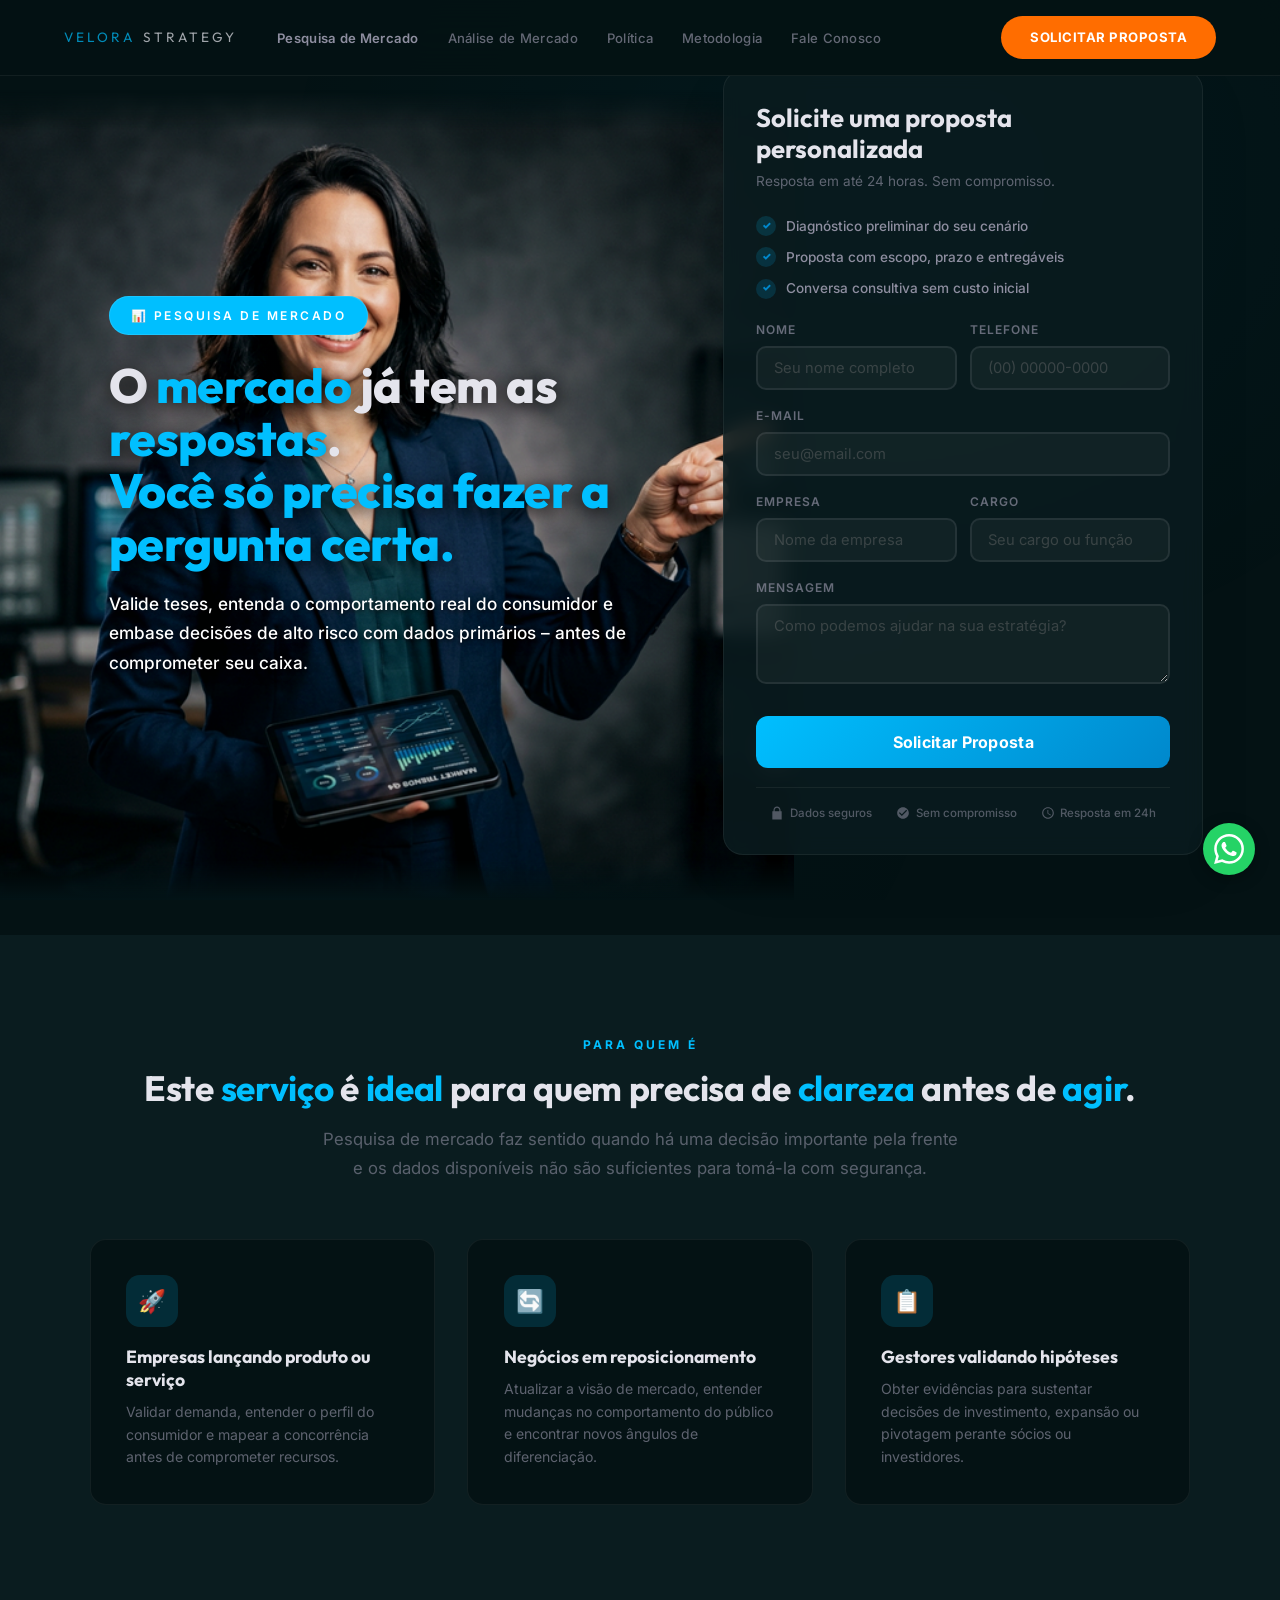
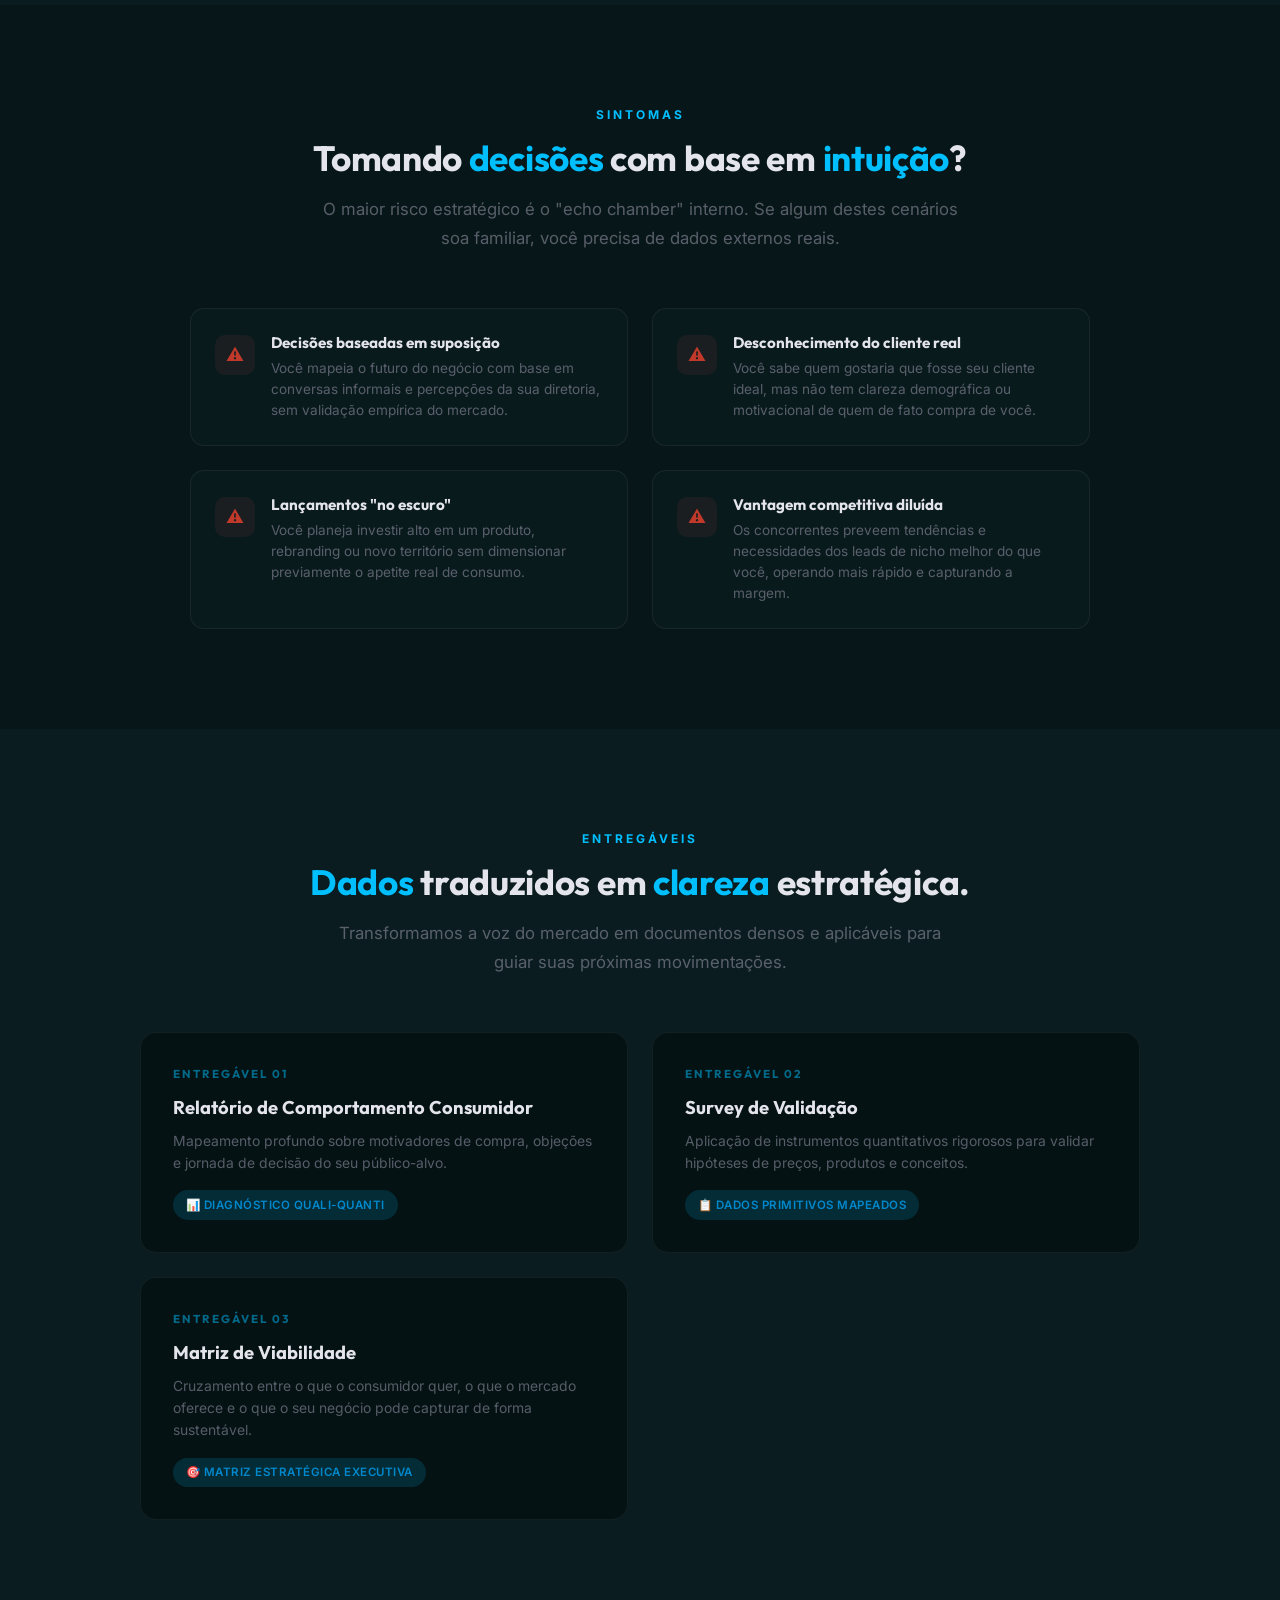
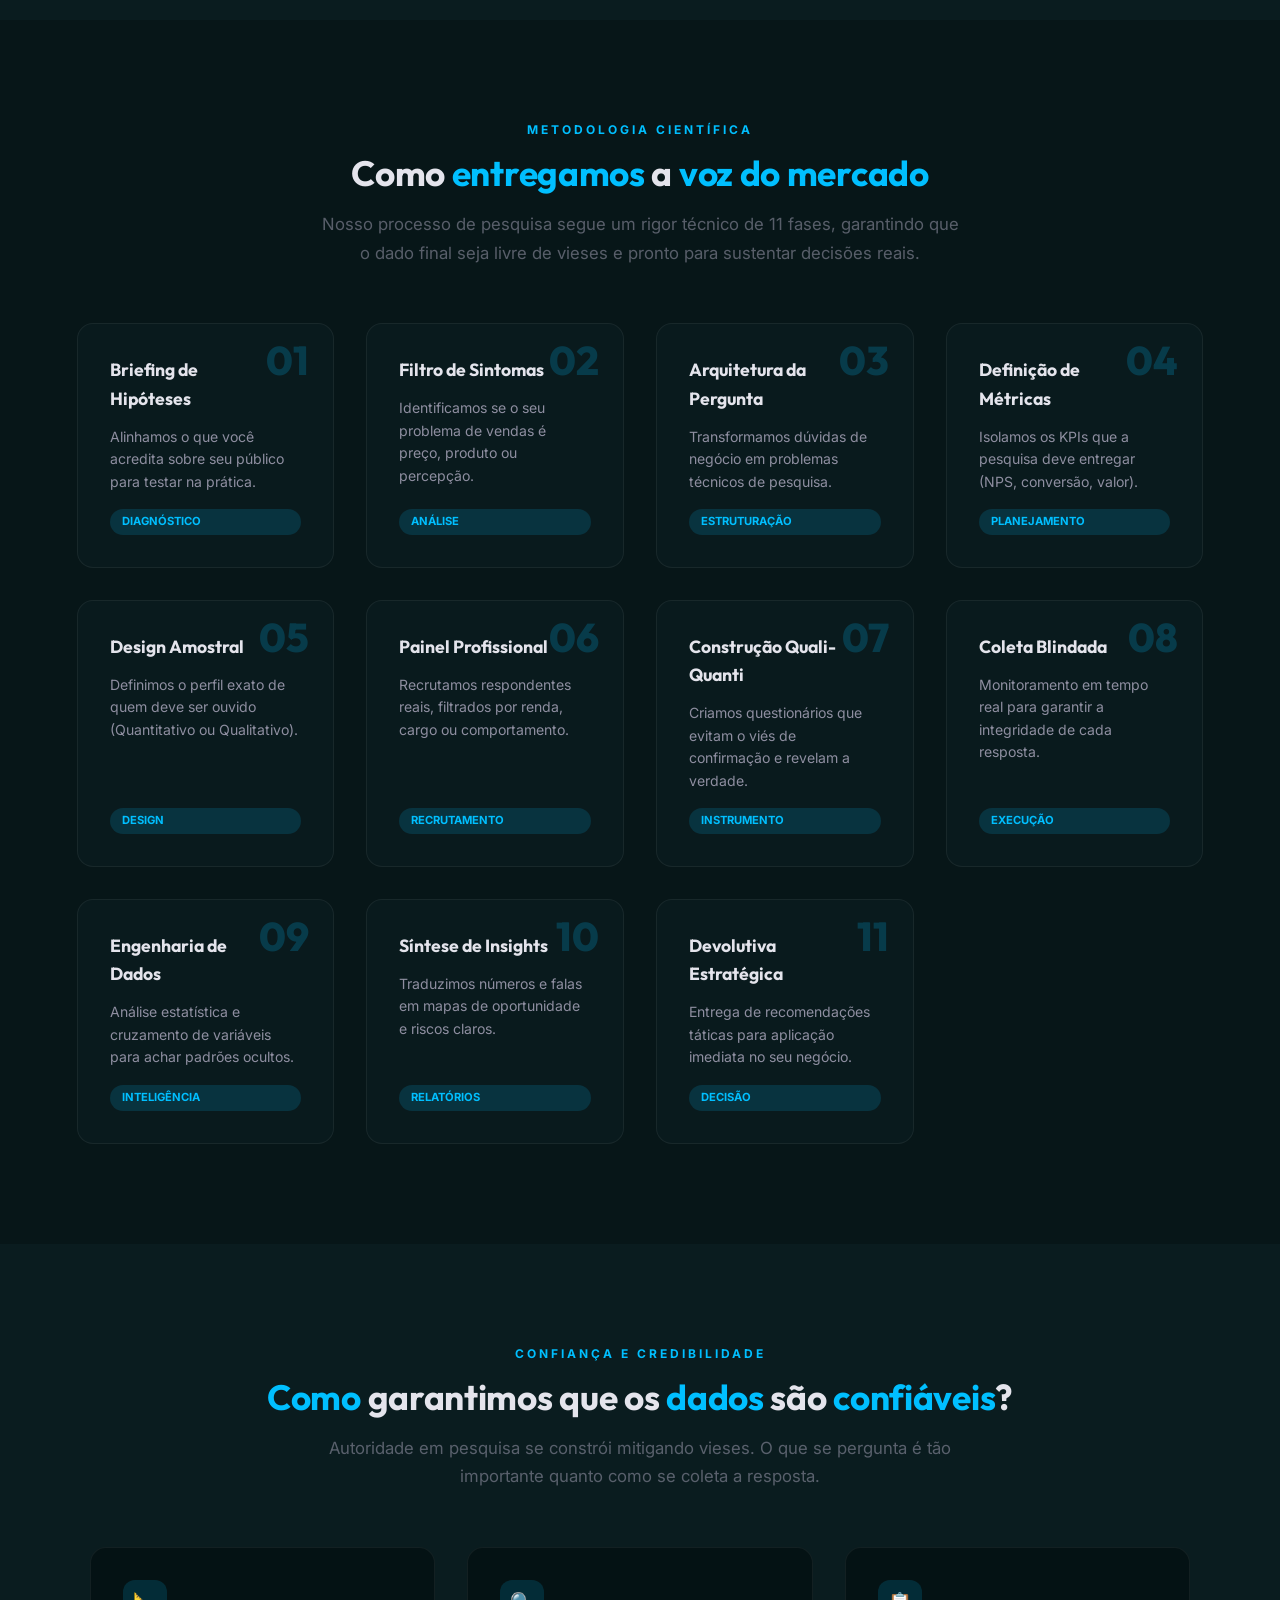
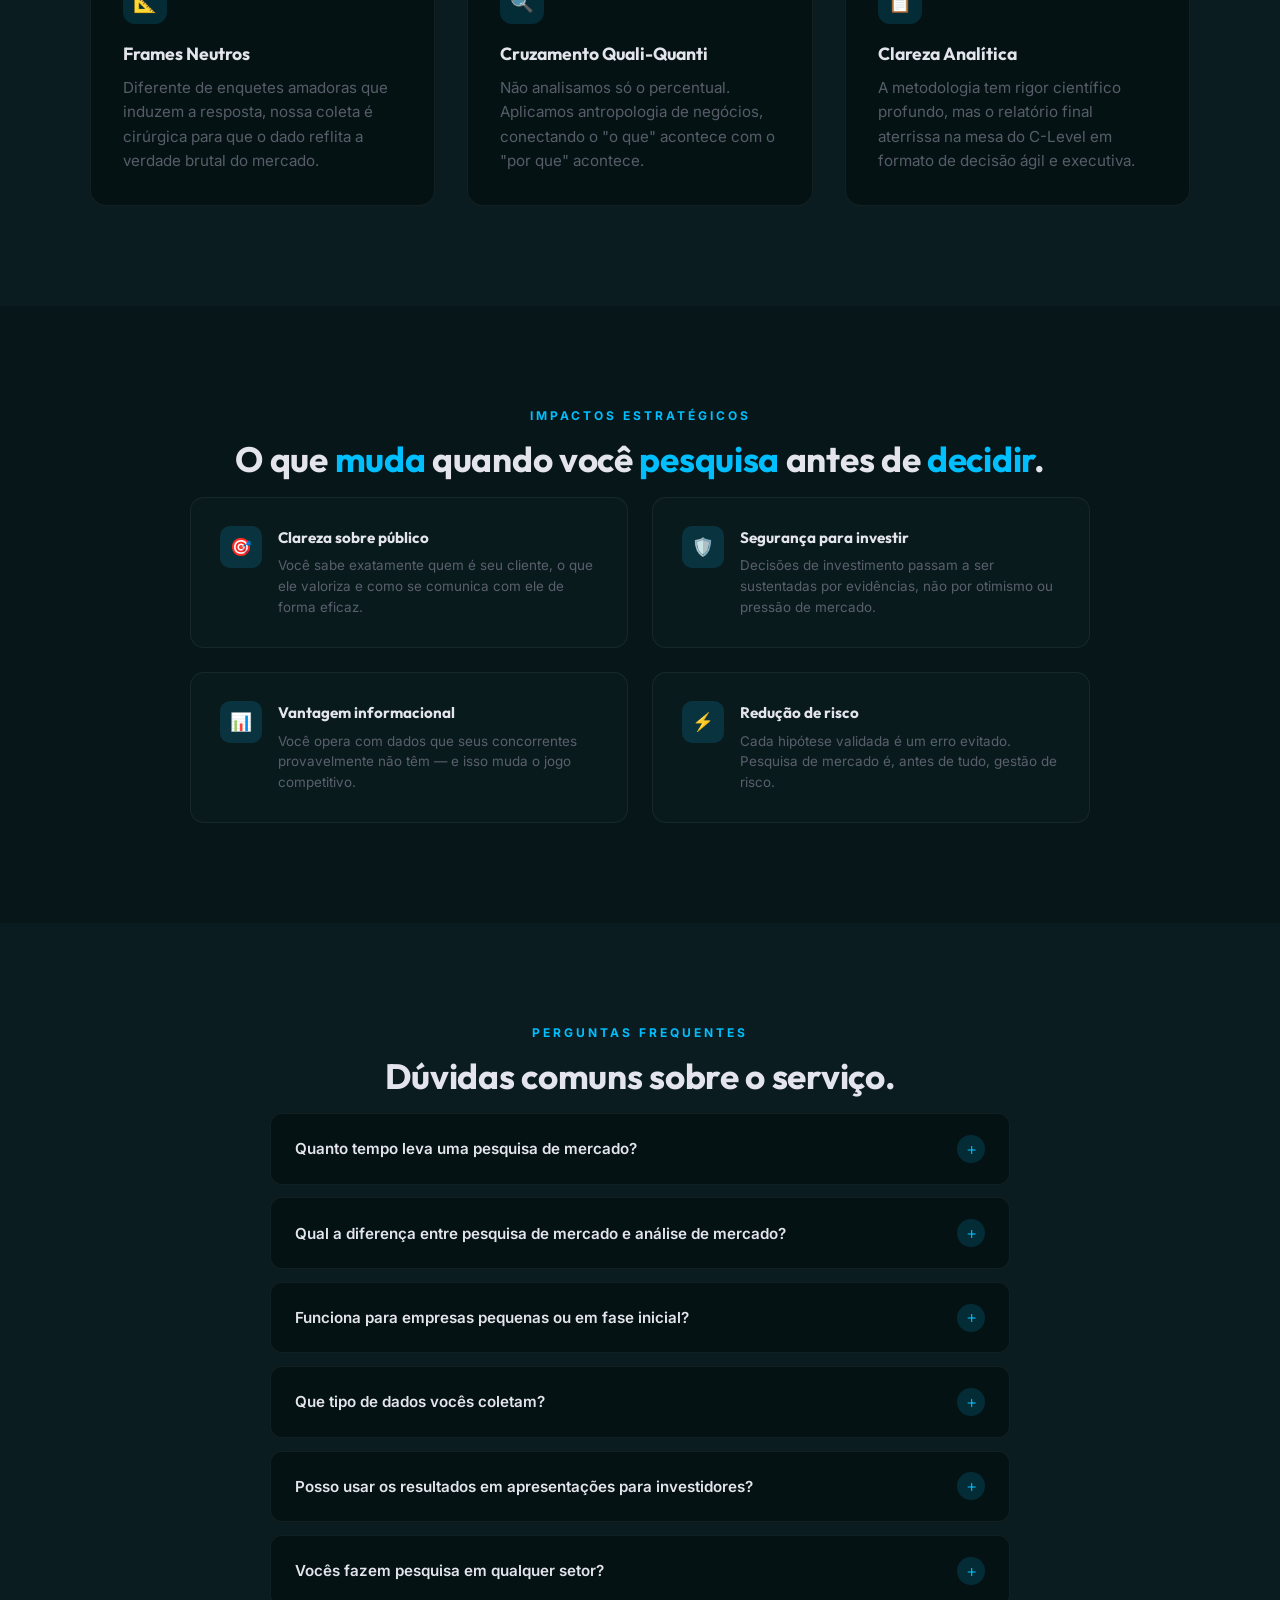
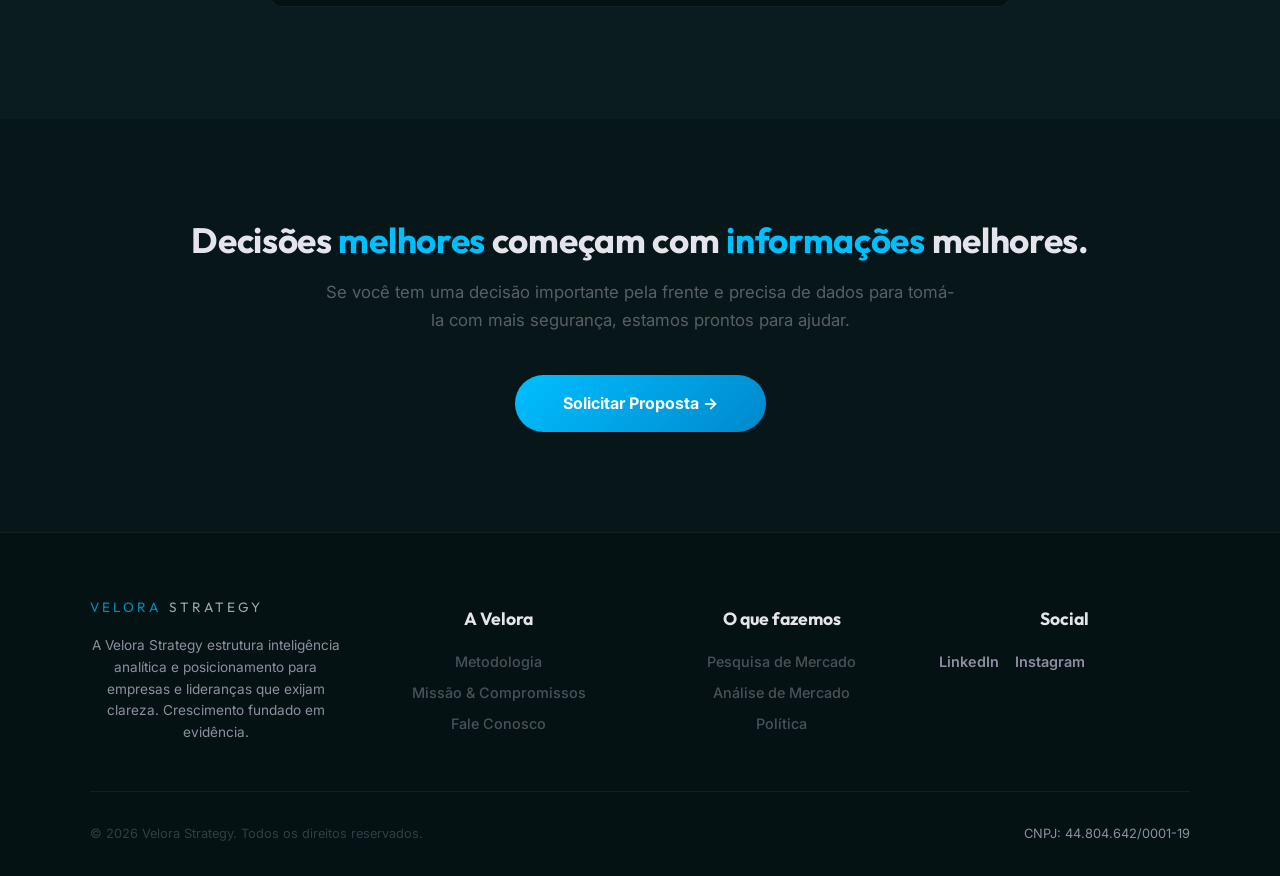
<file: pesquisa-de-mercado.html>
<!DOCTYPE html>
<html lang="pt-BR">

<head>
  <!-- Google Tag Manager -->
  <script>(function(w,d,s,l,i){w[l]=w[l]||[];w[l].push({'gtm.start':
  new Date().getTime(),event:'gtm.js'});var f=d.getElementsByTagName(s)[0],
  j=d.createElement(s),dl=l!='dataLayer'?'&l='+l:'';j.async=true;j.src=
  'https://www.googletagmanager.com/gtm.js?id='+i+dl;f.parentNode.insertBefore(j,f);
  })(window,document,'script','dataLayer','GTM-59BV6WMD');</script>
  <!-- End Google Tag Manager -->
  <!-- Google tag (gtag.js) -->
  <script async src="https://www.googletagmanager.com/gtag/js?id=AW-18034314399"></script>
  <script>
    window.dataLayer = window.dataLayer || [];
    function gtag(){dataLayer.push(arguments);}
    gtag('js', new Date());
    gtag('config', 'AW-18034314399');
  </script>
  <!-- Fragmento de conversão Google Ads: Inscrições no formulário de leads -->
  <script>
  function gtag_report_conversion(url) {
    var callback = function () {
      if (typeof(url) != 'undefined') {
        window.location = url;
      }
    };
    gtag('event', 'conversion', {
        'send_to': 'AW-18034314399/4WFzCI20po4cEJ-Zt5dD',
        'event_callback': callback
    });
    return false;
  }
  </script>
  <!-- Fragmento de conversão Google Ads: Contacto (WhatsApp) -->
  <script>
  function gtag_report_conversion_whatsapp(url) {
    var callback = function () {
      if (typeof(url) != 'undefined') {
        window.location = url;
      }
    };
    gtag('event', 'conversion', {
        'send_to': 'AW-18034314399/N0kqCN3d8I4cEJ-Zt5dD',
        'value': 1.0,
        'currency': 'BRL',
        'event_callback': callback
    });
    return false;
  }
  </script>
  <meta charset="UTF-8">
  <meta name="viewport" content="width=device-width, initial-scale=1.0">
  <meta name="description"
    content="Pesquisa de Mercado pela Velora Strategy. Entenda seu público, valide hipóteses e tome decisões de investimento com base em dados estruturados.">
  <title>Pesquisa de Mercado | Velora Strategy</title>
  <link rel="stylesheet" href="shared.css">
  <style>
    /* ===== PESQUISA DE MERCADO — TURQUOISE PREMIUM THEME ===== */
    :root {
      --bg-primary: #041214;
      --bg-secondary: #0A1C1F;
      --bg-tertiary: #071618;
      --text-primary: #E4E4EC;
      --text-secondary: #8E8EA0;
      --accent: #00BFFF;
      --accent-dark: #0088CC;
      --accent-glow: rgba(0, 191, 255, 0.15);
      --card-bg: rgba(10, 28, 31, 0.85);
      --card-border: rgba(255, 255, 255, 0.06);
      --input-bg: rgba(255, 255, 255, 0.04);
      --input-border: rgba(255, 255, 255, 0.08);
      --input-focus: #00BFFF;
    }

    body {
      background-color: var(--bg-primary);
      color: var(--text-primary);
    }

    body::before {
      content: '';
      position: fixed;
      top: 0;
      left: 0;
      width: 100%;
      height: 100%;
      background:
        radial-gradient(ellipse at 70% 20%, rgba(0, 191, 255, 0.04) 0%, transparent 50%),
        radial-gradient(ellipse at 20% 80%, rgba(0, 136, 204, 0.03) 0%, transparent 50%);
      pointer-events: none;
      z-index: 0;
    }

    /* Header */
    .header {
      background: rgba(4, 18, 20, 0.95);
      border-bottom: 1px solid var(--card-border);
    }

    .logo {
      color: var(--text-primary);
    }

    .logo .velora-mark {
      color: var(--accent);
    }

    .nav-links a {
      color: var(--text-secondary);
    }

    .nav-links a:hover {
      color: var(--text-primary);
    }

    .header-cta {
      background: var(--accent);
      color: #FFFFFF;
    }

    .header-cta:hover {
      background: var(--accent-dark);
    }

    .menu-toggle span {
      background: var(--text-primary);
    }

    /* Hero */
    .hero-badge {
      background: var(--accent);
      color: #FFFFFF;
      border: 1px solid rgba(255, 255, 255, 0.1);
    }

    .hero-headline .highlight {
      color: var(--accent);
    }

    .hero-sub {
      color: #FFFFFF;
      font-weight: 500;
      text-shadow: 0 2px 4px rgba(0, 0, 0, 0.8), 0 0 20px rgba(0, 0, 0, 0.4);
    }

    /* Form */
    .form-card {
      background: var(--card-bg);
      border: 1px solid var(--card-border);
      box-shadow: 0 20px 60px rgba(0, 0, 0, 0.06);
    }

    .form-title {
      color: var(--text-primary);
    }

    .form-subtitle {
      color: var(--text-secondary);
    }

    .form-benefits li {
      color: var(--text-secondary);
    }

    .form-benefits .check-icon {
      background: var(--accent-glow);
      color: var(--accent-dark);
    }

    .form-group label {
      color: var(--text-secondary);
    }

    .form-group input,
    .form-group select,
    .form-group textarea {
      background: var(--input-bg);
      border-color: var(--input-border);
      color: var(--text-primary);
    }

    .form-group input:focus,
    .form-group select:focus,
    .form-group textarea:focus {
      border-color: var(--input-focus);
      box-shadow: 0 0 0 3px var(--accent-glow);
      background: rgba(255, 255, 255, 0.07);
    }

    .form-btn {
      background: linear-gradient(135deg, var(--accent), var(--accent-dark));
      color: #FFFFFF;
    }

    .form-btn:hover {
      background: linear-gradient(135deg, var(--accent-dark), #008595);
    }

    .trust-row {
      border-top-color: var(--card-border);
    }

    .trust-item {
      color: var(--text-secondary);
    }

    /* Audience */
    .audience-section {
      background: var(--bg-secondary);
    }

    .section-label {
      color: var(--accent);
    }

    .section-title {
      color: var(--text-primary);
    }

    .section-sub {
      color: var(--text-secondary);
    }

    .audience-card {
      background: var(--bg-primary);
      border: 1px solid var(--card-border);
    }

    .audience-card:hover {
      box-shadow: 0 8px 30px rgba(0, 191, 255, 0.08);
      border-color: rgba(0, 191, 255, 0.2);
    }

    .audience-icon {
      background: var(--accent-glow);
      color: var(--accent);
    }

    .audience-card h3 {
      color: var(--text-primary);
    }

    .audience-card p {
      color: var(--text-secondary);
    }

    /* Problem */
    .problem-section {
      background: var(--bg-tertiary);
    }

    .problem-item {
      background: var(--card-bg);
      border: 1px solid var(--card-border);
    }

    .problem-item:hover {
      box-shadow: 0 4px 20px rgba(0, 0, 0, 0.04);
    }

    .problem-icon {
      background: rgba(230, 76, 76, 0.08);
      color: #C0392B;
    }

    .problem-item h4 {
      color: var(--text-primary);
    }

    .problem-item p {
      color: var(--text-secondary);
    }

    /* Deliverables */
    .deliverables-section {
      background: var(--bg-secondary);
    }

    .deliverable-card {
      background: var(--bg-primary);
      border: 1px solid var(--card-border);
    }

    .deliverable-card:hover {
      box-shadow: 0 8px 30px rgba(0, 191, 255, 0.08);
      border-color: rgba(0, 191, 255, 0.2);
    }

    .deliverable-number {
      color: var(--accent);
    }

    .deliverable-card h3 {
      color: var(--text-primary);
    }

    .deliverable-card p {
      color: var(--text-secondary);
    }

    .deliverable-format {
      background: var(--accent-glow);
      color: var(--accent-dark);
    }

    /* Methodology */
    .methodology-section {
      background: var(--bg-tertiary);
    }

    .method-name {
      color: var(--text-secondary);
    }



    .method-step-number {
      background: var(--accent-glow);
      color: var(--accent-dark);
    }

    .method-step h3 {
      color: var(--text-primary);
    }

    .method-step p {
      color: var(--text-secondary);
    }

    /* Trust */
    .trust-section {
      background: var(--bg-secondary);
    }

    .trust-card {
      background: var(--bg-primary);
      border: 1px solid var(--card-border);
    }

    .trust-card:hover {
      box-shadow: 0 8px 25px rgba(0, 0, 0, 0.05);
      border-color: rgba(0, 191, 255, 0.15);
    }

    .trust-card-icon {
      background: var(--accent-glow);
      color: var(--accent);
    }

    .trust-card h3 {
      color: var(--text-primary);
    }

    .trust-card p {
      color: var(--text-secondary);
    }

    /* Benefits */
    .benefits-section {
      background: var(--bg-tertiary);
    }

    .benefit-item {
      background: var(--card-bg);
      border: 1px solid var(--card-border);
    }

    .benefit-item:hover {
      box-shadow: 0 4px 20px rgba(0, 0, 0, 0.04);
    }

    .benefit-icon {
      background: var(--accent-glow);
      color: var(--accent);
    }

    .benefit-item h4 {
      color: var(--text-primary);
    }

    .benefit-item p {
      color: var(--text-secondary);
    }

    /* FAQ */
    .faq-section {
      background: var(--bg-secondary);
    }

    .faq-item {
      background: var(--bg-primary);
      border: 1px solid var(--card-border);
    }

    .faq-question {
      color: var(--text-primary);
    }

    .faq-icon {
      background: var(--accent-glow);
      color: var(--accent);
    }

    .faq-answer-inner {
      color: var(--text-secondary);
    }

    /* Final CTA */
    .final-cta {
      background: var(--bg-tertiary);
    }

    .final-cta .section-title {
      color: var(--text-primary);
    }

    .final-cta .section-sub {
      color: var(--text-secondary);
    }

    .final-cta-btn {
      background: linear-gradient(135deg, var(--accent), var(--accent-dark));
      color: #FFFFFF;
    }

    /* Floating CTA */
    .floating-cta {
      background: rgba(10, 22, 40, 0.95);
    }

    .floating-cta a {
      background: var(--accent);
      color: #FFFFFF;
    }

    /* Footer */
    .footer {
      border-top-color: var(--card-border);
    }

    .footer-links a {
      color: var(--text-secondary);
    }

    .footer-copy {
      color: var(--text-secondary);
    }
  </style>
</head>

<body>
  <!-- Google Tag Manager (noscript) -->
  <noscript><iframe src="https://www.googletagmanager.com/ns.html?id=GTM-59BV6WMD"
  height="0" width="0" style="display:none;visibility:hidden"></iframe></noscript>
  <!-- End Google Tag Manager (noscript) -->

  <!-- HEADER -->
  <header class="header" id="header">
    <div class="header-left">
      <a href="index.html" class="logo">
        <span class="velora-mark">Velora</span> <span>Strategy</span>
      </a>
      <nav id="navbar">
        <ul class="nav-links" id="nav-links">
          <li><a href="pesquisa-de-mercado.html" class="active">Pesquisa de Mercado</a></li>
          <li><a href="analise-de-mercado.html">Análise de Mercado</a></li>
          <li><a href="marketing-politico.html">Política</a></li>
          <li><a href="index.html#metodologia">Metodologia</a></li>
          <li><a href="index.html#fale-conosco">Fale Conosco</a></li>
        </ul>
      </nav>
    </div>
    <div style="display: flex; align-items: center; gap: 1rem;">
      <a href="#formulario" class="header-cta cta-destaque">Solicitar Proposta</a>
      <button class="menu-toggle" id="mobile-menu" aria-label="Abrir Menu">
          <span></span><span></span><span></span>
      </button>
    </div>
  </header>

  <main>

    <!-- HERO -->
    <section class="hero" id="hero">
      <img src="images/researcher_pointing_v2.png" alt="Pesquisadora"
        style="position: absolute; top: 10vh; left: 0; width: 62%; height: 90vh; z-index: 0; opacity: 0.95; pointer-events: none; object-fit: cover; object-position: center top; mask-image: linear-gradient(to bottom, transparent 0%, black 5%, black 95%, transparent 100%); -webkit-mask-image: linear-gradient(to bottom, transparent 0%, black 5%, black 95%, transparent 100%);" />
      <div class="hero-left reveal" style="z-index: 2; padding-left: 2rem;">
        <span class="hero-badge">📊 Pesquisa de Mercado</span>
        <h1 class="hero-headline">
          O <span class="text-accent">mercado</span> já tem as <span class="text-accent">respostas</span>.<br>
          <span class="highlight">Você só <span class="text-accent">precisa</span> fazer a <span class="text-accent">pergunta certa</span>.</span>
        </h1>
        <p class="hero-sub">
          Valide teses, entenda o comportamento real do consumidor e embase decisões de alto risco com dados primários –
          antes de comprometer seu caixa.
        </p>
      </div>

      <div class="hero-right" style="z-index: 2; transform: translateY(-40px);">
        <div class="form-card" id="formulario"
          style="background: rgba(10, 28, 31, 0.85); border: 1px solid var(--card-border); backdrop-filter: blur(10px);">
          <h2 class="form-title">Solicite uma proposta personalizada</h2>
          <p class="form-subtitle">Resposta em até 24 horas. Sem compromisso.</p>

          <ul class="form-benefits">
            <li><span class="check-icon">✓</span> Diagnóstico preliminar do seu cenário</li>
            <li><span class="check-icon">✓</span> Proposta com escopo, prazo e entregáveis</li>
            <li><span class="check-icon">✓</span> Conversa consultiva sem custo inicial</li>
          </ul>

          <form id="form-pesquisa" action="https://formspree.io/f/mreyynyn" method="POST">
            <div class="form-row">
              <div class="form-group">
                <label for="nome">Nome</label>
                <input type="text" id="nome" name="nome" placeholder="Seu nome completo" required pattern="^[a-zA-ZÀ-ÿ]{2,}(?:\s+[a-zA-ZÀ-ÿ]{2,})+$" minlength="5" maxlength="100" title="Digite seu nome e sobrenome">
                <span class="validation-hint">Insira seu nome e sobrenome (ex: João Silva)</span>
              </div>
              <div class="form-group">
                <label for="telefone">Telefone</label>
                <input type="tel" id="telefone" name="telefone" placeholder="(00) 00000-0000" required pattern="^\(?\d{2}\)?\s?\d{4,5}-?\d{4}$" minlength="10" maxlength="15" title="Digite um telefone válido" oninput="this.value = this.value.replace(/[^0-9()\- ]/g, '')">
                <span class="validation-hint">Insira o telefone com DDD (apenas números)</span>
              </div>
            </div>
            <div class="form-group">
              <label for="email">E-mail</label>
              <input type="email" id="email" name="email" placeholder="seu@email.com" required pattern="^[a-zA-Z0-9._%+\-]+@[a-zA-Z0-9.\-]+\.[a-zA-Z]{2,}$" title="Digite um e-mail válido">
              <span class="validation-hint">Insira um e-mail válido (ex: nome@empresa.com.br)</span>
            </div>
            <div class="form-row">
              <div class="form-group">
                <label for="empresa">Empresa</label>
                <input type="text" id="empresa" name="empresa" placeholder="Nome da empresa" minlength="2" maxlength="100" title="No mínimo 2 caracteres">
                <span class="validation-hint">Opcional (mínimo 2 caracteres)</span>
              </div>
              <div class="form-group">
                <label for="cargo">Cargo</label>
                <input type="text" id="cargo" name="cargo" placeholder="Seu cargo ou função" pattern="^[a-zA-ZÀ-ÿ\s]{2,50}$" minlength="2" maxlength="50" title="Digite um cargo válido (apenas letras)">
                <span class="validation-hint">Opcional (apenas letras)</span>
              </div>
            </div>
            <div class="form-group">
              <label for="mensagem">Mensagem</label>
              <textarea id="mensagem" name="mensagem" placeholder="Como podemos ajudar na sua estratégia?" rows="3" minlength="10" maxlength="1000" title="A mensagem deve ter no mínimo 10 caracteres" style="resize: vertical; font-family: 'Inter', sans-serif;"></textarea>
              <span class="validation-hint">Opcional (mínimo 10 caracteres)</span>
            </div>
            <button type="submit" class="form-btn" id="btn-enviar">Solicitar Proposta</button>
          </form>

          <div class="trust-row">
            <div class="trust-item">
              <svg xmlns="http://www.w3.org/2000/svg" viewBox="0 0 24 24" fill="currentColor">
                <path
                  d="M12 1C8.676 1 6 3.676 6 7v2H4v14h16V9h-2V7c0-3.324-2.676-6-6-6zm0 2c2.276 0 4 1.724 4 4v2H8V7c0-2.276 1.724-4 4-4z" />
              </svg>
              Dados seguros
            </div>
            <div class="trust-item">
              <svg xmlns="http://www.w3.org/2000/svg" viewBox="0 0 24 24" fill="currentColor">
                <path
                  d="M12 2C6.48 2 2 6.48 2 12s4.48 10 10 10 10-4.48 10-10S17.52 2 12 2zm-2 15l-5-5 1.41-1.41L10 14.17l7.59-7.59L19 8l-9 9z" />
              </svg>
              Sem compromisso
            </div>
            <div class="trust-item">
              <svg xmlns="http://www.w3.org/2000/svg" viewBox="0 0 24 24" fill="currentColor">
                <path
                  d="M11.99 2C6.47 2 2 6.48 2 12s4.47 10 9.99 10C17.52 22 22 17.52 22 12S17.52 2 11.99 2zM12 20c-4.42 0-8-3.58-8-8s3.58-8 8-8 8 3.58 8 8-3.58 8-8 8zm.5-13H11v6l5.25 3.15.75-1.23-4.5-2.67z" />
              </svg>
              Resposta em 24h
            </div>
          </div>
        </div>
      </div>
    </section>

    <!-- PARA QUEM É -->
    <section class="audience-section reveal" id="para-quem">
      <p class="section-label">Para Quem É</p>
      <h2 class="section-title">Este <span class="text-accent">serviço</span> é <span class="text-accent">ideal</span> para quem precisa de <span class="text-accent">clareza</span> antes de <span class="text-accent">agir</span>.</h2>
      <p class="section-sub">
        Pesquisa de mercado faz sentido quando há uma decisão importante pela frente e os dados disponíveis não são
        suficientes para tomá-la com segurança.
      </p>
      <div class="audience-grid reveal-children">
        <div class="audience-card">
          <div class="audience-icon">🚀</div>
          <h3>Empresas lançando produto ou serviço</h3>
          <p>Validar demanda, entender o perfil do consumidor e mapear a concorrência antes de comprometer recursos.</p>
        </div>
        <div class="audience-card">
          <div class="audience-icon">🔄</div>
          <h3>Negócios em reposicionamento</h3>
          <p>Atualizar a visão de mercado, entender mudanças no comportamento do público e encontrar novos ângulos de
            diferenciação.</p>
        </div>
        <div class="audience-card">
          <div class="audience-icon">📋</div>
          <h3>Gestores validando hipóteses</h3>
          <p>Obter evidências para sustentar decisões de investimento, expansão ou pivotagem perante sócios ou
            investidores.</p>
        </div>
      </div>
    </section>

    <!-- PROBLEMA -->
    <section class="problem-section reveal" id="problema">
      <p class="section-label">Sintomas</p>
      <h2 class="section-title">Tomando <span class="text-accent">decisões</span> com base em <span class="text-accent">intuição</span>?</h2>
      <p class="section-sub">
        O maior risco estratégico é o "echo chamber" interno. Se algum destes cenários soa familiar, você precisa de
        dados externos reais.
      </p>
      <div class="problem-grid reveal-children">
        <div class="problem-item">
          <div class="problem-icon">⚠️</div>
          <div>
            <h4>Decisões baseadas em suposição</h4>
            <p>Você mapeia o futuro do negócio com base em conversas informais e percepções da sua diretoria, sem
              validação empírica do mercado.</p>
          </div>
        </div>
        <div class="problem-item">
          <div class="problem-icon">⚠️</div>
          <div>
            <h4>Desconhecimento do cliente real</h4>
            <p>Você sabe quem gostaria que fosse seu cliente ideal, mas não tem clareza demográfica ou motivacional de
              quem de fato compra de você.</p>
          </div>
        </div>
        <div class="problem-item">
          <div class="problem-icon">⚠️</div>
          <div>
            <h4>Lançamentos "no escuro"</h4>
            <p>Você planeja investir alto em um produto, rebranding ou novo território sem dimensionar previamente o
              apetite real de consumo.</p>
          </div>
        </div>
        <div class="problem-item">
          <div class="problem-icon">⚠️</div>
          <div>
            <h4>Vantagem competitiva diluída</h4>
            <p>Os concorrentes preveem tendências e necessidades dos leads de nicho melhor do que você, operando mais
              rápido e capturando a margem.</p>
          </div>
        </div>
      </div>
    </section>

    <!-- O QUE ENTREGAMOS -->
    <section class="deliverables-section reveal" id="entregaveis">
      <p class="section-label">Entregáveis</p>
      <h2 class="section-title"><span class="text-accent">Dados</span> traduzidos em <span class="text-accent">clareza</span> estratégica.</h2>
      <p class="section-sub">
        Transformamos a voz do mercado em documentos densos e aplicáveis para guiar suas próximas movimentações.
      </p>
      <div class="deliverables-grid reveal-children">
        <div class="deliverable-card">
          <div class="deliverable-number">Entregável 01</div>
          <h3>Relatório de Comportamento Consumidor</h3>
          <p>Mapeamento profundo sobre motivadores de compra, objeções e jornada de decisão do seu público-alvo.</p>
          <span class="deliverable-format">📊 Diagnóstico Quali-Quanti</span>
        </div>
        <div class="deliverable-card">
          <div class="deliverable-number">Entregável 02</div>
          <h3>Survey de Validação</h3>
          <p>Aplicação de instrumentos quantitativos rigorosos para validar hipóteses de preços, produtos e conceitos.
          </p>
          <span class="deliverable-format">📋 Dados Primitivos Mapeados</span>
        </div>
        <div class="deliverable-card">
          <div class="deliverable-number">Entregável 03</div>
          <h3>Matriz de Viabilidade</h3>
          <p>Cruzamento entre o que o consumidor quer, o que o mercado oferece e o que o seu negócio pode capturar de
            forma sustentável.</p>
          <span class="deliverable-format">🎯 Matriz Estratégica Executiva</span>
        </div>
      </div>
    </section>

    <!-- METODOLOGIA -->
    <section class="methodology-section reveal" id="metodologia">
      <p class="section-label">Metodologia Científica</p>
      <h2 class="section-title">Como <span class="text-accent">entregamos</span> a <span class="text-accent">voz do mercado</span></h2>
      <p class="section-sub">
        Nosso processo de pesquisa segue um rigor técnico de 11 fases, garantindo que o dado final seja livre de vieses e pronto para sustentar decisões reais.
      </p>

      <div class="method-grid-11">
        <!-- ETAPA 1-11 tailored for Research -->
        <div class="method-card">
          <span class="method-number">01</span>
          <h3>Briefing de Hipóteses</h3>
          <p>Alinhamos o que você acredita sobre seu público para testar na prática.</p>
          <span class="method-badge">Diagnóstico</span>
        </div>
        <div class="method-card">
          <span class="method-number">02</span>
          <h3>Filtro de Sintomas</h3>
          <p>Identificamos se o seu problema de vendas é preço, produto ou percepção.</p>
          <span class="method-badge">Análise</span>
        </div>
        <div class="method-card">
          <span class="method-number">03</span>
          <h3>Arquitetura da Pergunta</h3>
          <p>Transformamos dúvidas de negócio em problemas técnicos de pesquisa.</p>
          <span class="method-badge">Estruturação</span>
        </div>
        <div class="method-card">
          <span class="method-number">04</span>
          <h3>Definição de Métricas</h3>
          <p>Isolamos os KPIs que a pesquisa deve entregar (NPS, conversão, valor).</p>
          <span class="method-badge">Planejamento</span>
        </div>
        <div class="method-card">
          <span class="method-number">05</span>
          <h3>Design Amostral</h3>
          <p>Definimos o perfil exato de quem deve ser ouvido (Quantitativo ou Qualitativo).</p>
          <span class="method-badge">Design</span>
        </div>
        <div class="method-card">
          <span class="method-number">06</span>
          <h3>Painel Profissional</h3>
          <p>Recrutamos respondentes reais, filtrados por renda, cargo ou comportamento.</p>
          <span class="method-badge">Recrutamento</span>
        </div>
        <div class="method-card">
          <span class="method-number">07</span>
          <h3>Construção Quali-Quanti</h3>
          <p>Criamos questionários que evitam o viés de confirmação e revelam a verdade.</p>
          <span class="method-badge">Instrumento</span>
        </div>
        <div class="method-card">
          <span class="method-number">08</span>
          <h3>Coleta Blindada</h3>
          <p>Monitoramento em tempo real para garantir a integridade de cada resposta.</p>
          <span class="method-badge">Execução</span>
        </div>
        <div class="method-card">
          <span class="method-number">09</span>
          <h3>Engenharia de Dados</h3>
          <p>Análise estatística e cruzamento de variáveis para achar padrões ocultos.</p>
          <span class="method-badge">Inteligência</span>
        </div>
        <div class="method-card">
          <span class="method-number">10</span>
          <h3>Síntese de Insights</h3>
          <p>Traduzimos números e falas em mapas de oportunidade e riscos claros.</p>
          <span class="method-badge">Relatórios</span>
        </div>
        <div class="method-card">
          <span class="method-number">11</span>
          <h3>Devolutiva Estratégica</h3>
          <p>Entrega de recomendações táticas para aplicação imediata no seu negócio.</p>
          <span class="method-badge">Decisão</span>
        </div>
      </div>
    </section>

    <!-- CONFIANÇA -->
    <section class="trust-section reveal" id="confianca">
      <p class="section-label">Confiança e Credibilidade</p>
      <h2 class="section-title"><span class="text-accent">Como</span> garantimos que os <span class="text-accent">dados</span> são <span class="text-accent">confiáveis</span>?</h2>
      <p class="section-sub">
        Autoridade em pesquisa se constrói mitigando vieses. O que se pergunta é tão importante quanto como se coleta a
        resposta.
      </p>
      <div class="trust-grid reveal-children">
        <div class="trust-card">
          <div class="trust-card-icon">📐</div>
          <h3 style="font-size: 1.1rem; margin-bottom: 0.5rem; color: var(--text-primary);">Frames Neutros</h3>
          <p style="font-size: 0.95rem; color: var(--text-secondary); line-height: 1.6;">Diferente de enquetes amadoras
            que induzem a resposta, nossa coleta é cirúrgica para que o dado reflita a verdade brutal do mercado.</p>
        </div>
        <div class="trust-card">
          <div class="trust-card-icon">🔍</div>
          <h3 style="font-size: 1.1rem; margin-bottom: 0.5rem; color: var(--text-primary);">Cruzamento Quali-Quanti</h3>
          <p style="font-size: 0.95rem; color: var(--text-secondary); line-height: 1.6;">Não analisamos só o percentual.
            Aplicamos antropologia de negócios, conectando o "o que" acontece com o "por que" acontece.</p>
        </div>
        <div class="trust-card">
          <div class="trust-card-icon">📋</div>
          <h3 style="font-size: 1.1rem; margin-bottom: 0.5rem; color: var(--text-primary);">Clareza Analítica</h3>
          <p style="font-size: 0.95rem; color: var(--text-secondary); line-height: 1.6;">A metodologia tem rigor
            científico profundo, mas o relatório final aterrissa na mesa do C-Level em formato de decisão ágil e
            executiva.</p>
        </div>
      </div>
    </section>

    <!-- IMPACTOS ESTRATÉGICOS -->
    <section class="benefits-section reveal" id="impactos">
      <p class="section-label">Impactos Estratégicos</p>
      <h2 class="section-title">O que <span class="text-accent">muda</span> quando você <span class="text-accent">pesquisa</span> antes de <span class="text-accent">decidir</span>.</h2>
      <div class="benefits-grid reveal-children">
        <div class="benefit-item">
          <div class="benefit-icon">🎯</div>
          <div>
            <h4>Clareza sobre público</h4>
            <p>Você sabe exatamente quem é seu cliente, o que ele valoriza e como se comunica com ele de forma eficaz.
            </p>
          </div>
        </div>
        <div class="benefit-item">
          <div class="benefit-icon">🛡️</div>
          <div>
            <h4>Segurança para investir</h4>
            <p>Decisões de investimento passam a ser sustentadas por evidências, não por otimismo ou pressão de mercado.
            </p>
          </div>
        </div>
        <div class="benefit-item">
          <div class="benefit-icon">📊</div>
          <div>
            <h4>Vantagem informacional</h4>
            <p>Você opera com dados que seus concorrentes provavelmente não têm — e isso muda o jogo competitivo.</p>
          </div>
        </div>
        <div class="benefit-item">
          <div class="benefit-icon">⚡</div>
          <div>
            <h4>Redução de risco</h4>
            <p>Cada hipótese validada é um erro evitado. Pesquisa de mercado é, antes de tudo, gestão de risco.</p>
          </div>
        </div>
      </div>
    </section>

    <!-- FAQ -->
    <section class="faq-section reveal" id="faq">
      <p class="section-label">Perguntas Frequentes</p>
      <h2 class="section-title">Dúvidas comuns sobre o serviço.</h2>
      <div class="faq-container">
        <div class="faq-item">
          <button class="faq-question">
            Quanto tempo leva uma pesquisa de mercado?
            <span class="faq-icon">+</span>
          </button>
          <div class="faq-answer">
            <div class="faq-answer-inner">
              Depende do escopo, mas a maioria dos projetos é entregue entre 3 e 6 semanas. Na primeira conversa,
              definimos o prazo com base nos seus objetivos e na complexidade do mercado.
            </div>
          </div>
        </div>
        <div class="faq-item">
          <button class="faq-question">
            Qual a diferença entre pesquisa de mercado e análise de mercado?
            <span class="faq-icon">+</span>
          </button>
          <div class="faq-answer">
            <div class="faq-answer-inner">
              A pesquisa de mercado foca em coletar dados primários — ouvir o consumidor, mapear comportamentos, validar
              hipóteses. A análise de mercado trabalha com dados secundários para entender o cenário competitivo,
              tendências e movimentos do setor. São complementares, mas resolvem perguntas diferentes.
            </div>
          </div>
        </div>
        <div class="faq-item">
          <button class="faq-question">
            Funciona para empresas pequenas ou em fase inicial?
            <span class="faq-icon">+</span>
          </button>
          <div class="faq-answer">
            <div class="faq-answer-inner">
              Sim. Aliás, é justamente no início que pesquisa de mercado tem mais impacto — quando os recursos são
              limitados e cada decisão pesa mais. Adaptamos o escopo e o investimento à realidade do projeto.
            </div>
          </div>
        </div>
        <div class="faq-item">
          <button class="faq-question">
            Que tipo de dados vocês coletam?
            <span class="faq-icon">+</span>
          </button>
          <div class="faq-answer">
            <div class="faq-answer-inner">
              Depende do objetivo. Podemos trabalhar com pesquisas quantitativas (surveys, questionários), qualitativas
              (entrevistas, grupos focais), dados públicos, relatórios setoriais e inteligência competitiva aberta. Tudo
              é definido no escopo do projeto.
            </div>
          </div>
        </div>
        <div class="faq-item">
          <button class="faq-question">
            Posso usar os resultados em apresentações para investidores?
            <span class="faq-icon">+</span>
          </button>
          <div class="faq-answer">
            <div class="faq-answer-inner">
              Sim. Nossos relatórios são pensados para serem apresentáveis — com dados organizados, visualizações claras
              e linguagem executiva. Muitos clientes usam os entregáveis exatamente para isso.
            </div>
          </div>
        </div>
        <div class="faq-item">
          <button class="faq-question">
            Vocês fazem pesquisa em qualquer setor?
            <span class="faq-icon">+</span>
          </button>
          <div class="faq-answer">
            <div class="faq-answer-inner">
              Trabalhamos com diferentes setores, sempre adaptando a metodologia ao contexto específico. Na conversa
              inicial, avaliamos juntos se o projeto faz sentido e como podemos contribuir da melhor forma.
            </div>
          </div>
        </div>
      </div>
    </section>

    <!-- CTA FINAL -->
    <section class="final-cta reveal">
      <h2 class="section-title">Decisões <span class="text-accent">melhores</span> começam com <span class="text-accent">informações</span> melhores.</h2>
      <p class="section-sub">
        Se você tem uma decisão importante pela frente e precisa de dados para tomá-la com mais segurança, estamos
        prontos para ajudar.
      </p>
      <a href="#formulario" class="final-cta-btn">Solicitar Proposta →</a>
    </section>

  </main>



  <!-- FOOTER -->
  <footer class="footer" style="padding: 4rem 6% 2rem;">
    <div class="footer-content"
      style="max-width: 1100px; margin: 0 auto; display: grid; grid-template-columns: repeat(auto-fit, minmax(200px, 1fr)); gap: 2rem; padding-bottom: 2rem; border-bottom: 1px solid var(--card-border);">
      <div class="footer-col">
        <div class="logo" style="margin-bottom: 1rem;">
          <span class="velora-mark">Velora</span> <span>Strategy</span>
        </div>
        <p style="color: var(--text-secondary); font-size: 0.85rem; line-height: 1.6; max-width: 300px;">
          A Velora Strategy estrutura inteligência analítica e posicionamento para empresas e lideranças que exijam
          clareza. Crescimento fundado em evidência.
        </p>
      </div>

      <div class="footer-col" style="padding-top: 0.5rem;">
        <h4
          style="color: var(--text-primary); font-family: 'Outfit', sans-serif; font-size: 1.1rem; margin-bottom: 1rem;">
          A Velora</h4>
        <div class="footer-links" style="display: flex; flex-direction: column; gap: 0.5rem; padding: 0;">
          <a href="index.html#metodologia" style="font-size: 0.9rem;">Metodologia</a>
          <a href="index.html#compromissos" style="font-size: 0.9rem;">Missão & Compromissos</a>
          <a href="index.html#fale-conosco" style="font-size: 0.9rem;">Fale Conosco</a>
        </div>
      </div>

      <div class="footer-col" style="padding-top: 0.5rem;">
        <h4
          style="color: var(--text-primary); font-family: 'Outfit', sans-serif; font-size: 1.1rem; margin-bottom: 1rem;">
          O que fazemos</h4>
        <div class="footer-links" style="display: flex; flex-direction: column; gap: 0.5rem; padding: 0;">
          <a href="pesquisa-de-mercado.html" style="font-size: 0.9rem;">Pesquisa de Mercado</a>
          <a href="analise-de-mercado.html" style="font-size: 0.9rem;">Análise de Mercado</a>
          <a href="marketing-politico.html" style="font-size: 0.9rem;">Política</a>
        </div>
      </div>

      <div class="footer-col" style="padding-top: 0.5rem;">
        <h4
          style="color: var(--text-primary); font-family: 'Outfit', sans-serif; font-size: 1.1rem; margin-bottom: 1rem;">
          Social</h4>
        <div class="footer-socials" style="display: flex; gap: 1rem;">
          <a href="#" style="color: var(--text-secondary); font-weight: 600; font-size: 0.9rem;">LinkedIn</a>
          <a href="https://www.instagram.com/velorastrategy/" target="_blank" style="color: var(--text-secondary); font-weight: 600; font-size: 0.9rem;">Instagram</a>
        </div>
      </div>
    </div>
    <div
      style="max-width: 1100px; margin: 2rem auto 0; display: flex; justify-content: space-between; align-items: center; flex-wrap: wrap; gap: 1rem;">
      <p class="footer-copy" style="margin: 0; font-size: 0.8rem;">&copy; 2026 Velora Strategy. Todos os direitos
        reservados.</p>
      <p style="color: var(--text-secondary); font-size: 0.8rem; margin: 0;">CNPJ: 44.804.642/0001-19</p>
    </div>
  </footer>

  <!-- GLOBAL FABS -->
  <div class="global-fabs reveal">
    <a href="#" class="fab-totop" id="btn-totop" aria-label="Voltar ao topo">
      <svg xmlns="http://www.w3.org/2000/svg" viewBox="0 0 24 24" fill="none" stroke="currentColor" stroke-width="2"
        stroke-linecap="round" stroke-linejoin="round">
        <path d="m18 15-6-6-6 6" />
      </svg>
    </a>
    <a href="https://wa.me/5532985066027" target="_blank" class="fab-whatsapp" aria-label="Falar no WhatsApp">
      <svg xmlns="http://www.w3.org/2000/svg" viewBox="0 0 24 24" fill="currentColor">
        <path
          d="M17.472 14.382c-.297-.149-1.758-.867-2.03-.967-.273-.099-.471-.148-.67.15-.197.297-.767.966-.94 1.164-.173.199-.347.223-.644.075-.297-.15-1.255-.463-2.39-1.475-.883-.788-1.48-1.761-1.653-2.059-.173-.297-.018-.458.13-.606.134-.133.298-.347.446-.52.149-.174.198-.298.298-.497.099-.198.05-.371-.025-.52-.075-.149-.669-1.612-.916-2.207-.242-.579-.487-.5-.669-.51a12.8 12.8 0 0 0-.57-.01c-.198 0-.52.074-.792.372-.272.297-1.04 1.016-1.04 2.479 0 1.462 1.065 2.875 1.213 3.074.149.198 2.096 3.2 5.077 4.487.709.306 1.262.489 1.694.625.712.227 1.36.195 1.871.118.571-.085 1.758-.719 2.006-1.413.248-.694.248-1.289.173-1.413-.074-.124-.272-.198-.57-.347m-5.421 7.403h-.004a9.87 9.87 0 0 1-5.031-1.378l-.361-.214-3.741.982.998-3.648-.235-.374a9.86 9.86 0 0 1-1.51-5.26c.001-5.45 4.436-9.884 9.888-9.884 2.64 0 5.122 1.03 6.988 2.898a9.825 9.825 0 0 1 2.893 6.994c-.003 5.45-4.437 9.884-9.885 9.884m8.413-18.297A11.815 11.815 0 0 0 12.05 0C5.495 0 .16 5.335.157 11.892c0 2.096.547 4.142 1.588 5.945L.057 24l6.305-1.654a11.882 11.882 0 0 0 5.683 1.448h.005c6.554 0 11.89-5.335 11.893-11.893a11.821 11.821 0 0 0-3.48-8.413Z" />
      </svg>
    </a>
  </div>

  <div class="floating-cta" id="floating-cta">
      <a href="#formulario" style="background: linear-gradient(135deg, var(--accent), var(--accent-dark)); color: #fff; padding: 1rem; border-radius: 12px; display: flex; align-items: center; justify-content: center; gap: 0.5rem; text-decoration: none; font-weight: bold; width: 100%; box-shadow: 0 4px 15px rgba(0, 191, 255, 0.4);">
          Falar com um Estrategista
      </a>
  </div>

  <script>
    // Header scroll & FAB To Top
    const btnToTop = document.getElementById('btn-totop');
    window.addEventListener('scroll', () => {
      const scrolled = window.scrollY > 50;
      document.getElementById('header').classList.toggle('scrolled', scrolled);

      if (btnToTop) {
        if (window.scrollY > 300) {
          btnToTop.classList.add('visible');
        } else {
          btnToTop.classList.remove('visible');
        }
      }
    });

    if (btnToTop) {
      btnToTop.addEventListener('click', (e) => {
        e.preventDefault();
        window.scrollTo({ top: 0, behavior: 'smooth' });
      });
    }

    // Mobile Menu Toggle
    const mobileMenuBtn = document.getElementById('mobile-menu');
    const navLinks = document.getElementById('nav-links');
        
    if(mobileMenuBtn && navLinks) {
        mobileMenuBtn.addEventListener('click', () => {
            mobileMenuBtn.classList.toggle('active');
            navLinks.classList.toggle('active');
        });

        navLinks.querySelectorAll('a').forEach(link => {
            link.addEventListener('click', () => {
                mobileMenuBtn.classList.remove('active');
                navLinks.classList.remove('active');
            });
        });
    }

    // Reveal on scroll
    const revealEls = document.querySelectorAll('.reveal, .reveal-children');
    const revealObserver = new IntersectionObserver((entries) => {
      entries.forEach(entry => {
        if (entry.isIntersecting) {
          entry.target.classList.add('visible');
          revealObserver.unobserve(entry.target);
        }
      });
    }, { threshold: 0.12 });
    revealEls.forEach(el => revealObserver.observe(el));

    // FAQ Accordion
    document.querySelectorAll('.faq-question').forEach(btn => {
      btn.addEventListener('click', () => {
        const item = btn.parentElement;
        const isActive = item.classList.contains('active');
        document.querySelectorAll('.faq-item').forEach(i => i.classList.remove('active'));
        if (!isActive) item.classList.add('active');
      });
    });

    // Floating CTA
    const floatingCta = document.getElementById('floating-cta');
    const formSection = document.getElementById('formulario');
    if (floatingCta && formSection) {
      const floatObserver = new IntersectionObserver((entries) => {
        entries.forEach(entry => {
          floatingCta.classList.toggle('visible', !entry.isIntersecting);
        });
      }, { threshold: 0.3 });
      floatObserver.observe(formSection);
    }

    // Phone mask
    document.getElementById('telefone').addEventListener('input', function (e) {
      let v = e.target.value.replace(/\D/g, '');
      if (v.length > 11) v = v.slice(0, 11);
      if (v.length > 6) v = `(${v.slice(0, 2)}) ${v.slice(2, 7)}-${v.slice(7)}`;
      else if (v.length > 2) v = `(${v.slice(0, 2)}) ${v.slice(2)}`;
      else if (v.length > 0) v = `(${v}`;
      e.target.value = v;
    });

    // Form submit pesquisa
    document.getElementById('form-pesquisa').addEventListener('submit', function (e) {
      e.preventDefault();
      const btn = document.getElementById('btn-enviar');
      const originalText = btn.textContent;

      // Formatar mensagem para WhatsApp
      const nome = document.getElementById('nome').value;
      const telefone = document.getElementById('telefone').value;
      const email = document.getElementById('email').value;
      const empresa = document.getElementById('empresa').value || 'Não informada';
      const cargo = document.getElementById('cargo').value || 'Não informado';
      const mensagem = document.getElementById('mensagem').value || 'Não informada';

      const textoZap = `Olá Velora! Tenho interesse em uma Pesquisa de Mercado.%0A%0A*Nome:* ${nome}%0A*Telefone:* ${telefone}%0A*E-mail:* ${email}%0A*Empresa:* ${empresa}%0A*Cargo:* ${cargo}%0A*Mensagem:* ${mensagem}`;
      const urlZap = `https://wa.me/5532985066027?text=${textoZap}`;

      btn.textContent = '✓ Processando...';
      btn.style.background = '#00A844';
      btn.style.pointerEvents = 'none';

      fetch(this.action, {
        method: 'POST',
        body: new FormData(this),
        headers: { 'Accept': 'application/json' }
      }).then(response => {
        if (response.ok) {
          // Rastreamento GTM: evento personalizado
          window.dataLayer = window.dataLayer || [];
          window.dataLayer.push({
            'event': 'form_lead_sucesso',
            'form_id': 'form-pesquisa',
            'pagina': window.location.pathname
          });
          // Rastreamento Google Ads: conversão de lead
          gtag_report_conversion();

          btn.textContent = '✓ Pronto! Abrindo WhatsApp...';
          setTimeout(() => {
            window.open(urlZap, '_blank');
            btn.textContent = originalText;
            btn.style.background = '';
            btn.style.pointerEvents = '';
            this.reset();
          }, 1500);
        } else {
          throw new Error('Erro no envio');
        }
      }).catch(error => {
        alert('Houve um erro ao processar sua solicitação. Por favor, tente novamente ou use o botão do WhatsApp direto.');
        btn.textContent = originalText;
        btn.style.background = '';
        btn.style.pointerEvents = '';
      });
    });

    // Rastreamento: clique no botão flutuante do WhatsApp
    const fabWhatsapp = document.querySelector('.fab-whatsapp');
    if (fabWhatsapp) {
      fabWhatsapp.addEventListener('click', function () {
        window.dataLayer = window.dataLayer || [];
        window.dataLayer.push({
          'event': 'whatsapp_click',
          'origem': 'fab_flutuante',
          'pagina': window.location.pathname
        });
        // Conversão Google Ads: Contacto (WhatsApp)
        gtag_report_conversion_whatsapp();
      });
    }
  </script>

</body>

</html>
</file>
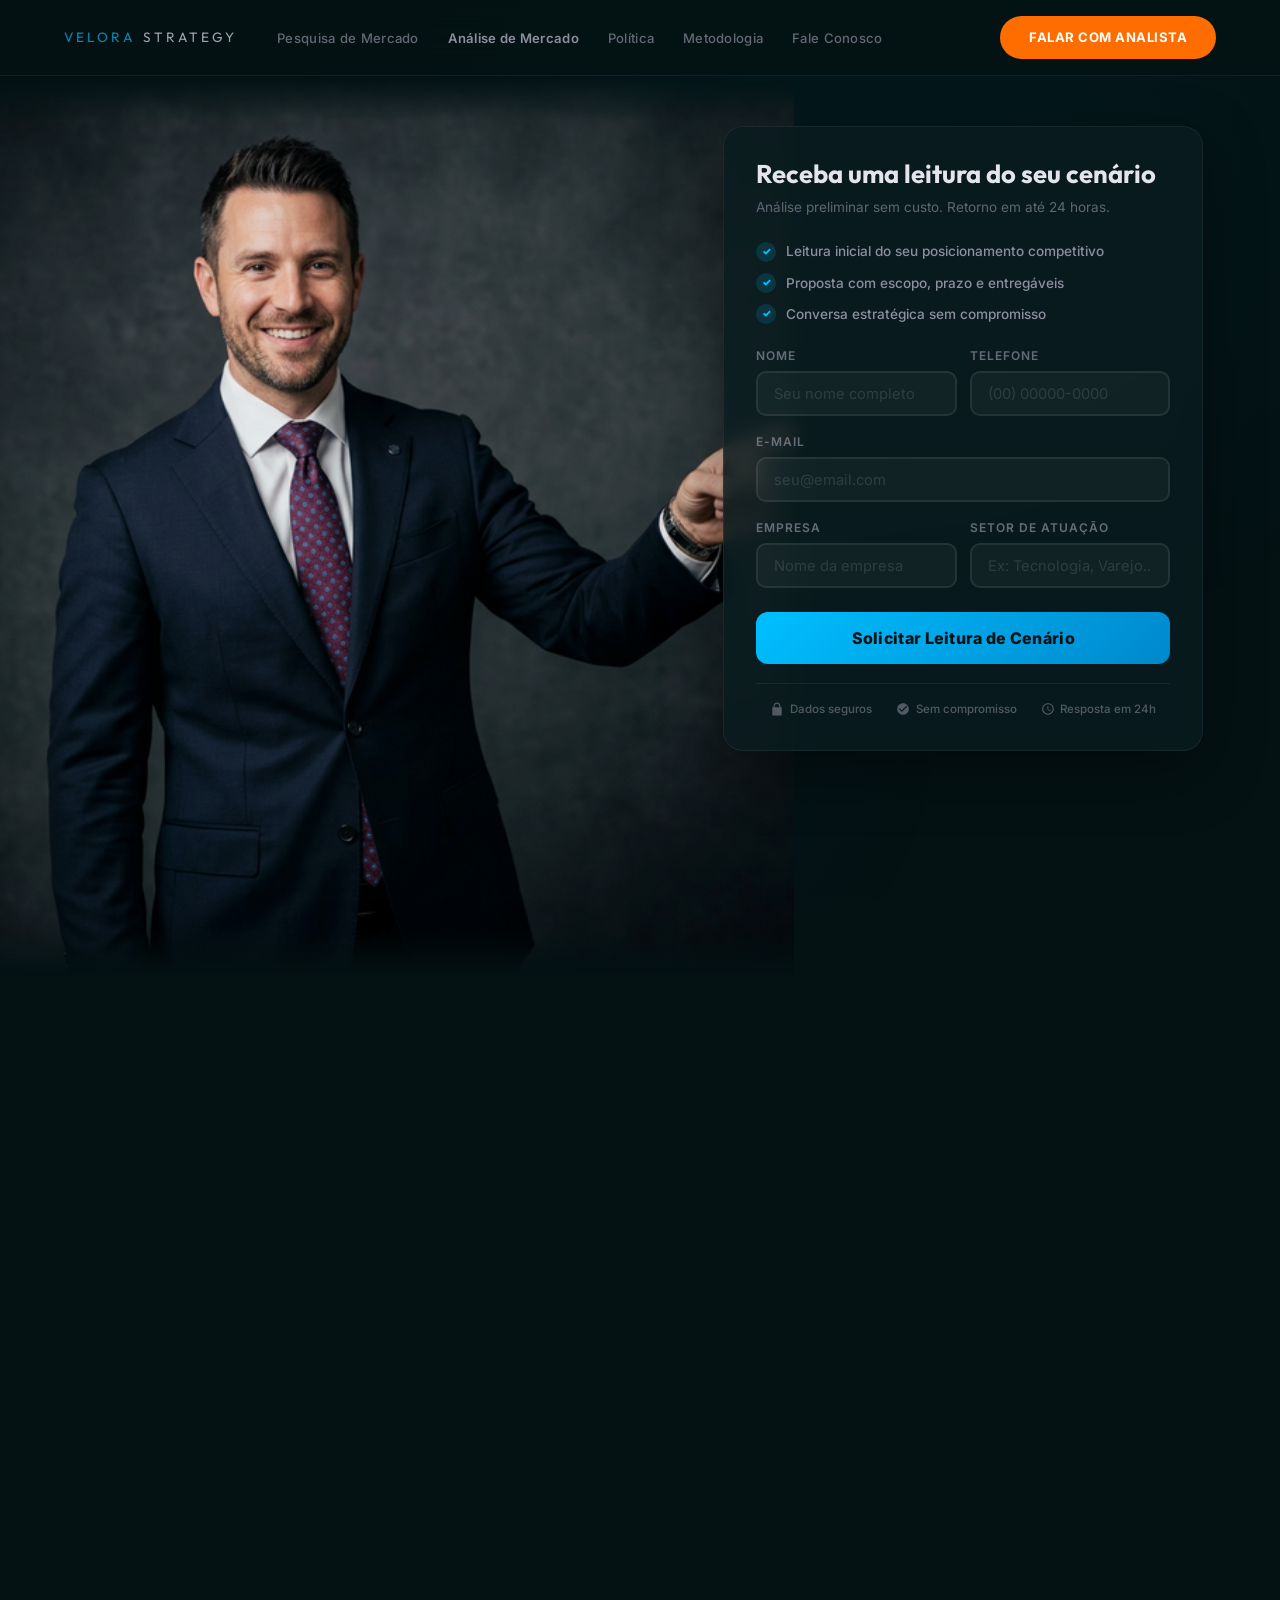
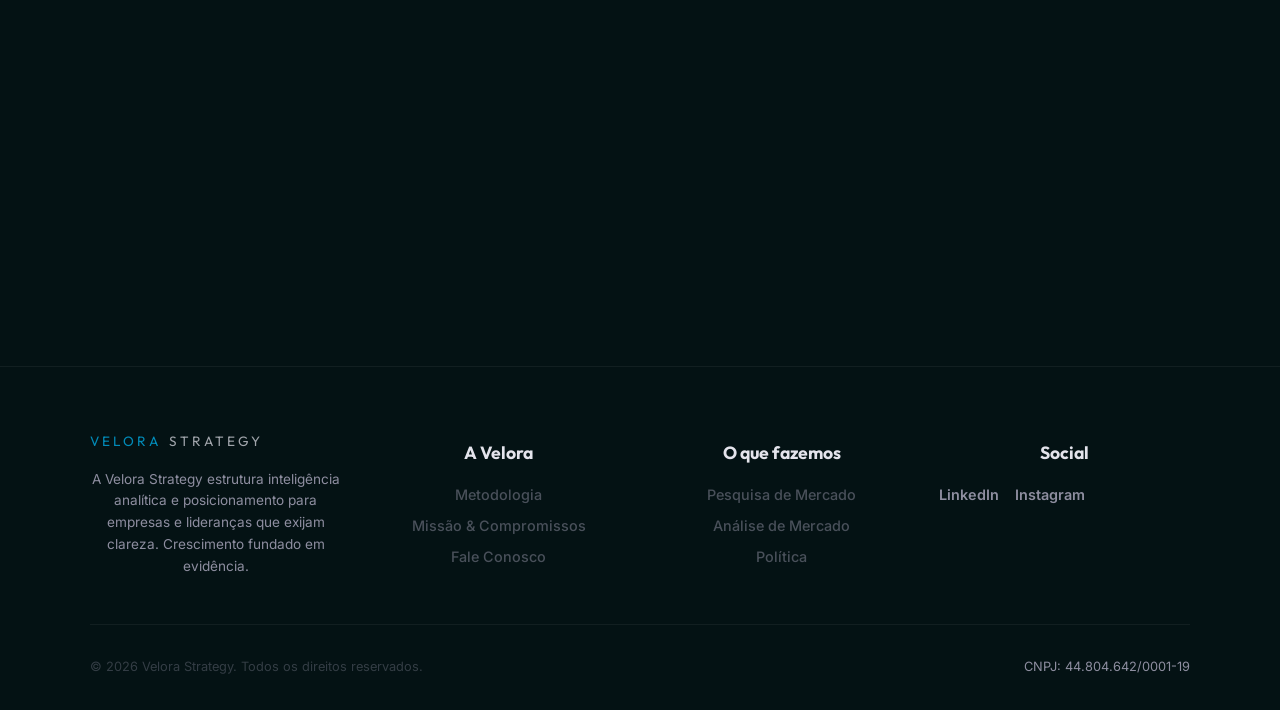
<file: remote_analise.html>
<!DOCTYPE html>
<html lang="pt-BR">

<head>
    <!-- Google Tag Manager -->
    <script>(function(w,d,s,l,i){w[l]=w[l]||[];w[l].push({'gtm.start':
    new Date().getTime(),event:'gtm.js'});var f=d.getElementsByTagName(s)[0],
    j=d.createElement(s),dl=l!='dataLayer'?'&l='+l:'';j.async=true;j.src=
    'https://www.googletagmanager.com/gtm.js?id='+i+dl;f.parentNode.insertBefore(j,f);
    })(window,document,'script','dataLayer','GTM-59BV6WMD');</script>
    <!-- End Google Tag Manager -->
    <!-- Google tag (gtag.js) -->
    <script async src="https://www.googletagmanager.com/gtag/js?id=AW-18034314399"></script>
    <script>
      window.dataLayer = window.dataLayer || [];
      function gtag(){dataLayer.push(arguments);}
      gtag('js', new Date());
      gtag('config', 'AW-18034314399');
    </script>
    <!-- Fragmento de conversão Google Ads: Inscrições no formulário de leads -->
    <script>
    function gtag_report_conversion(url) {
      var callback = function () {
        if (typeof(url) != 'undefined') {
          window.location = url;
        }
      };
      gtag('event', 'conversion', {
          'send_to': 'AW-18034314399/4WFzCI20po4cEJ-Zt5dD',
          'event_callback': callback
      });
      return false;
    }
    </script>
    <!-- Fragmento de conversão Google Ads: Contacto (WhatsApp) -->
    <script>
    function gtag_report_conversion_whatsapp(url) {
      var callback = function () {
        if (typeof(url) != 'undefined') {
          window.location = url;
        }
      };
      gtag('event', 'conversion', {
          'send_to': 'AW-18034314399/N0kqCN3d8I4cEJ-Zt5dD',
          'value': 1.0,
          'currency': 'BRL',
          'event_callback': callback
      });
      return false;
    }
    </script>
    <meta charset="UTF-8">
    <meta name="viewport" content="width=device-width, initial-scale=1.0">
    <meta name="description"
        content="Análise de Mercado pela Velora Strategy. Visão competitiva, antecipação de tendências e inteligência estratégica para decisões de alto impacto.">
    <title>Análise de Mercado | Velora Strategy</title>
    <link rel="stylesheet" href="shared.css">
    <style>
        /* ===== ANÁLISE DE MERCADO — TURQUOISE PREMIUM THEME ===== */
        :root {
            --bg-primary: #041214;
            --bg-secondary: #0A1C1F;
            --bg-tertiary: #071618;
            --text-primary: #E4E4EC;
            --text-secondary: #8E8EA0;
            --accent: #00BFFF;
            --accent-dark: #0088CC;
            --accent-glow: rgba(0, 191, 255, 0.15);
            --card-bg: rgba(10, 28, 31, 0.85);
            --card-border: rgba(255, 255, 255, 0.06);
            --input-bg: rgba(255, 255, 255, 0.04);
            --input-border: rgba(255, 255, 255, 0.08);
            --input-focus: #00BFFF;
        }

        body {
            background-color: var(--bg-primary);
            color: var(--text-primary);
        }

        body::before {
            content: '';
            position: fixed;
            top: 0;
            left: 0;
            width: 100%;
            height: 100%;
            background:
                radial-gradient(ellipse at 70% 20%, rgba(0, 191, 255, 0.04) 0%, transparent 50%),
                radial-gradient(ellipse at 20% 80%, rgba(0, 136, 204, 0.03) 0%, transparent 50%);
            pointer-events: none;
            z-index: 0;
        }

        .header,
        .hero,
        .audience-section,
        .problem-section,
        .deliverables-section,
        .methodology-section,
        .trust-section,
        .benefits-section,
        .faq-section,
        .final-cta,
        .footer {
            position: relative;
            z-index: 1;
        }

        /* Header */
        .header {
            background: rgba(4, 18, 20, 0.95);
            border-bottom: 1px solid var(--card-border);
        }

        .logo {
            color: var(--text-primary);
        }

        .logo .velora-mark {
            color: var(--accent);
        }

        .nav-links a {
            color: var(--text-secondary);
        }

        .nav-links a:hover {
            color: var(--text-primary);
        }

        .header-cta {
            background: var(--accent);
            color: var(--bg-primary);
        }

        .header-cta:hover {
            background: var(--accent-dark);
        }

        .menu-toggle span {
            background: var(--text-primary);
        }

        /* Hero */
        .hero-badge {
            background: var(--accent);
            color: #FFFFFF;
            border: 1px solid rgba(255, 255, 255, 0.1);
        }

        .hero-headline .highlight {
            color: var(--accent);
        }

        .hero-sub {
            color: #FFFFFF;
            font-weight: 500;
            text-shadow: 0 2px 4px rgba(0, 0, 0, 0.8), 0 0 20px rgba(0, 0, 0, 0.4);
        }

        /* Form */
        .form-card {
            background: var(--card-bg);
            border: 1px solid var(--card-border);
            box-shadow: 0 20px 60px rgba(0, 0, 0, 0.4);
            backdrop-filter: blur(20px);
            -webkit-backdrop-filter: blur(20px);
        }

        .form-title {
            color: var(--text-primary);
        }

        .form-subtitle {
            color: var(--text-secondary);
        }

        .form-benefits li {
            color: var(--text-secondary);
        }

        .form-benefits .check-icon {
            background: var(--accent-glow);
            color: var(--accent);
        }

        .form-group label {
            color: var(--text-secondary);
        }

        .form-group input,
        .form-group select {
            background: var(--input-bg);
            border-color: var(--input-border);
            color: var(--text-primary);
        }

        .form-group input:focus,
        .form-group select:focus {
            border-color: var(--input-focus);
            box-shadow: 0 0 0 3px var(--accent-glow);
            background: rgba(255, 255, 255, 0.06);
        }

        .form-group input::placeholder {
            color: rgba(255, 255, 255, 0.3);
        }

        .form-btn {
            background: linear-gradient(135deg, var(--accent), var(--accent-dark));
            color: var(--bg-primary);
            font-weight: 800;
        }

        .form-btn:hover {
            background: linear-gradient(135deg, var(--accent-dark), #00A844);
        }

        .trust-row {
            border-top-color: var(--card-border);
        }

        .trust-item {
            color: var(--text-secondary);
        }

        /* Audience */
        .audience-section {
            background: var(--bg-secondary);
        }

        .section-label {
            color: var(--accent);
        }

        .section-title {
            color: var(--text-primary);
        }

        .section-sub {
            color: var(--text-secondary);
        }

        .audience-card {
            background: var(--card-bg);
            border: 1px solid var(--card-border);
        }

        .audience-card:hover {
            box-shadow: 0 8px 30px rgba(0, 191, 255, 0.06);
            border-color: rgba(0, 191, 255, 0.15);
        }

        .audience-icon {
            background: var(--accent-glow);
            color: var(--accent);
        }

        .audience-card h3 {
            color: var(--text-primary);
        }

        .audience-card p {
            color: var(--text-secondary);
        }

        /* Problem */
        .problem-section {
            background: var(--bg-tertiary);
        }

        .problem-item {
            background: var(--card-bg);
            border: 1px solid var(--card-border);
        }

        .problem-item:hover {
            box-shadow: 0 4px 20px rgba(0, 0, 0, 0.3);
        }

        .problem-icon {
            background: rgba(255, 152, 0, 0.1);
            color: #FF9800;
        }

        .problem-item h4 {
            color: var(--text-primary);
        }

        .problem-item p {
            color: var(--text-secondary);
        }

        /* Deliverables */
        .deliverables-section {
            background: var(--bg-secondary);
        }

        .deliverable-card {
            background: var(--card-bg);
            border: 1px solid var(--card-border);
        }

        .deliverable-card:hover {
            box-shadow: 0 8px 30px rgba(0, 191, 255, 0.06);
            border-color: rgba(0, 191, 255, 0.12);
        }

        .deliverable-number {
            color: var(--accent);
        }

        .deliverable-card h3 {
            color: var(--text-primary);
        }

        .deliverable-card p {
            color: var(--text-secondary);
        }

        .deliverable-format {
            background: var(--accent-glow);
            color: var(--accent);
        }

        /* Methodology */
        .methodology-section {
            background: var(--bg-tertiary);
        }

        .method-name {
            color: var(--text-secondary);
        }



        .method-step-number {
            background: var(--accent-glow);
            color: var(--accent);
        }

        .method-step h3 {
            color: var(--text-primary);
        }

        .method-step p {
            color: var(--text-secondary);
        }

        /* Trust */
        .trust-section {
            background: var(--bg-secondary);
        }

        .trust-card {
            background: var(--card-bg);
            border: 1px solid var(--card-border);
        }

        .trust-card:hover {
            border-color: rgba(0, 191, 255, 0.1);
            box-shadow: 0 8px 25px rgba(0, 0, 0, 0.3);
        }

        .trust-card-icon {
            background: var(--accent-glow);
            color: var(--accent);
        }

        .trust-card h3 {
            color: var(--text-primary);
        }

        .trust-card p {
            color: var(--text-secondary);
        }

        /* Benefits */
        .benefits-section {
            background: var(--bg-tertiary);
        }

        .benefit-item {
            background: var(--card-bg);
            border: 1px solid var(--card-border);
        }

        .benefit-item:hover {
            box-shadow: 0 4px 20px rgba(0, 0, 0, 0.3);
        }

        .benefit-icon {
            background: var(--accent-glow);
            color: var(--accent);
        }

        .benefit-item h4 {
            color: var(--text-primary);
        }

        .benefit-item p {
            color: var(--text-secondary);
        }

        /* FAQ */
        .faq-section {
            background: var(--bg-secondary);
        }

        .faq-item {
            background: var(--card-bg);
            border: 1px solid var(--card-border);
        }

        .faq-question {
            color: var(--text-primary);
        }

        .faq-icon {
            background: var(--accent-glow);
            color: var(--accent);
        }

        .faq-answer-inner {
            color: var(--text-secondary);
        }

        /* Final CTA */
        .final-cta {
            background: var(--bg-tertiary);
        }

        .final-cta .section-title {
            color: var(--text-primary);
        }

        .final-cta .section-sub {
            color: var(--text-secondary);
        }

        .final-cta-btn {
            background: linear-gradient(135deg, var(--accent), var(--accent-dark));
            color: var(--bg-primary);
        }

        /* Floating CTA */
        .floating-cta {
            background: rgba(13, 13, 13, 0.95);
        }

        .floating-cta a {
            background: var(--accent);
            color: var(--bg-primary);
        }

        /* Ajuste fino para igualar posição com a página de pesquisa */
        @media (min-width: 1025px) {
            .hero-right {
                transform: translateY(-60px);
            }
        }

        /* Footer */
        .footer {
            border-top-color: var(--card-border);
        }

        .footer-links a {
            color: var(--text-secondary);
        }

        .footer-copy {
            color: var(--text-secondary);
        }
    </style>
</head>

<body>
    <!-- Google Tag Manager (noscript) -->
    <noscript><iframe src="https://www.googletagmanager.com/ns.html?id=GTM-59BV6WMD"
    height="0" width="0" style="display:none;visibility:hidden"></iframe></noscript>
    <!-- End Google Tag Manager (noscript) -->

    <!-- HEADER -->
    <header class="header" id="header">
        <div class="header-left">
            <a href="index.html" class="logo">
                <span class="velora-mark">Velora</span> <span>Strategy</span>
            </a>
            <nav id="navbar">
                <ul class="nav-links" id="nav-links">
                    <li><a href="pesquisa-de-mercado.html">Pesquisa de Mercado</a></li>
                    <li><a href="analise-de-mercado.html" class="active">Análise de Mercado</a></li>
                    <li><a href="marketing-politico.html">Política</a></li>
                    <li><a href="index.html#metodologia">Metodologia</a></li>
                    <li><a href="index.html#fale-conosco">Fale Conosco</a></li>
                </ul>
            </nav>
        </div>
        <div style="display: flex; align-items: center; gap: 1rem;">
            <a href="#formulario" class="header-cta cta-destaque">Falar com Analista</a>
            <button class="menu-toggle" id="mobile-menu" aria-label="Abrir Menu">
                <span></span><span></span><span></span>
            </button>
        </div>
    </header>

    <main>

        <!-- HERO -->
        <section class="hero" id="hero">
            <img src="images/analyst_pointing_v2.png" alt="Analista"
                style="position: absolute; top: 0; left: 0; width: 62%; height: 100vh; z-index: 0; opacity: 0.95; pointer-events: none; object-fit: cover; object-position: center 10%; mask-image: linear-gradient(to bottom, transparent 0%, black 5%, black 95%, transparent 100%); -webkit-mask-image: linear-gradient(to bottom, transparent 0%, black 5%, black 95%, transparent 100%);" />
            <div class="hero-left reveal" style="z-index: 2; padding-left: 2rem;">
                <span class="hero-badge">📈 Análise de Mercado</span>
                <h1 class="hero-headline">
                    <span class="text-accent">Antecipar</span> movimentos é a <span class="text-accent">única</span> vantagem <span class="text-accent">competitiva</span> que<br>
                    <span class="highlight"><span class="text-accent">Não pode</span> ser copiada.</span>
                </h1>
                <p class="hero-sub">
                    Monitoramento estratégico de concorrentes, tendências e lacunas de mercado. Um radar ligado para o
                    que realmente impacta o seu setor.
                </p>
            </div>

            <div class="hero-right" style="z-index: 2;">
                <div class="form-card" id="formulario"
                    style="background: rgba(10, 28, 31, 0.85); border: 1px solid var(--card-border); backdrop-filter: blur(10px);">
                    <h2 class="form-title">Receba uma leitura do seu cenário</h2>
                    <p class="form-subtitle">Análise preliminar sem custo. Retorno em até 24 horas.</p>

                    <ul class="form-benefits">
                        <li><span class="check-icon">✓</span> Leitura inicial do seu posicionamento competitivo</li>
                        <li><span class="check-icon">✓</span> Proposta com escopo, prazo e entregáveis</li>
                        <li><span class="check-icon">✓</span> Conversa estratégica sem compromisso</li>
                    </ul>

                    <form id="form-analise" action="https://formspree.io/f/mreyynyn" method="POST">
                        <div class="form-row">
                            <div class="form-group">
                                <label for="nome">Nome</label>
                                <input type="text" id="nome" name="nome" placeholder="Seu nome completo" required pattern="^[a-zA-ZÀ-ÿ]{2,}(?:\s+[a-zA-ZÀ-ÿ]{2,})+$" minlength="5" maxlength="100" title="Digite seu nome e sobrenome">
                                <span class="validation-hint">Insira seu nome e sobrenome (ex: João Silva)</span>
                            </div>
                            <div class="form-group">
                                <label for="telefone">Telefone</label>
                                <input type="tel" id="telefone" name="telefone" placeholder="(00) 00000-0000" required pattern="^\(?\d{2}\)?\s?\d{4,5}-?\d{4}$" minlength="10" maxlength="15" title="Digite um telefone válido" oninput="this.value = this.value.replace(/[^0-9()\- ]/g, '')">
                                <span class="validation-hint">Insira o telefone com DDD (apenas números)</span>
                            </div>
                        </div>
                        <div class="form-group">
                            <label for="email">E-mail</label>
                            <input type="email" id="email" name="email" placeholder="seu@email.com" required pattern="^[a-zA-Z0-9._%+\-]+@[a-zA-Z0-9.\-]+\.[a-zA-Z]{2,}$" title="Digite um e-mail válido">
                            <span class="validation-hint">Insira um e-mail válido (ex: nome@empresa.com.br)</span>
                        </div>
                        <div class="form-row">
                            <div class="form-group">
                                <label for="empresa">Empresa</label>
                                <input type="text" id="empresa" name="empresa" placeholder="Nome da empresa" minlength="2" maxlength="100" title="No mínimo 2 caracteres">
                                <span class="validation-hint">Opcional (mínimo 2 caracteres)</span>
                            </div>
                            <div class="form-group">
                                <label for="setor">Setor de atuação</label>
                                <input type="text" id="setor" name="setor" placeholder="Ex: Tecnologia, Varejo..." minlength="3" maxlength="50" title="No mínimo 3 caracteres">
                                <span class="validation-hint">Opcional (mínimo 3 caracteres)</span>
                            </div>
                        </div>
                        <button type="submit" class="form-btn" id="btn-enviar">Solicitar Leitura de Cenário</button>
                    </form>

                    <div class="trust-row">
                        <div class="trust-item">
                            <svg xmlns="http://www.w3.org/2000/svg" viewBox="0 0 24 24" fill="currentColor">
                                <path
                                    d="M12 1C8.676 1 6 3.676 6 7v2H4v14h16V9h-2V7c0-3.324-2.676-6-6-6zm0 2c2.276 0 4 1.724 4 4v2H8V7c0-2.276 1.724-4 4-4z" />
                            </svg>
                            Dados seguros
                        </div>
                        <div class="trust-item">
                            <svg xmlns="http://www.w3.org/2000/svg" viewBox="0 0 24 24" fill="currentColor">
                                <path
                                    d="M12 2C6.48 2 2 6.48 2 12s4.48 10 10 10 10-4.48 10-10S17.52 2 12 2zm-2 15l-5-5 1.41-1.41L10 14.17l7.59-7.59L19 8l-9 9z" />
                            </svg>
                            Sem compromisso
                        </div>
                        <div class="trust-item">
                            <svg xmlns="http://www.w3.org/2000/svg" viewBox="0 0 24 24" fill="currentColor">
                                <path
                                    d="M11.99 2C6.47 2 2 6.48 2 12s4.47 10 9.99 10C17.52 22 22 17.52 22 12S17.52 2 11.99 2zM12 20c-4.42 0-8-3.58-8-8s3.58-8 8-8 8 3.58 8 8-3.58 8-8 8zm.5-13H11v6l5.25 3.15.75-1.23-4.5-2.67z" />
                            </svg>
                            Resposta em 24h
                        </div>
                    </div>
                </div>
            </div>
        </section>

        <!-- PARA QUEM É -->
        <section class="audience-section reveal" id="para-quem">
            <p class="section-label">Para Quem É</p>
            <h2 class="section-title">Para quem precisa <span class="text-accent">enxergar</span> o <span class="text-accent">mercado</span> com mais <span class="text-accent">profundidade</span>.</h2>
            <p class="section-sub">
                Análise de mercado faz sentido quando você precisa de visão competitiva, direção para crescimento ou
                clareza sobre o que está mudando ao seu redor.
            </p>
            <div class="audience-grid reveal-children">
                <div class="audience-card">
                    <div class="audience-icon">🌐</div>
                    <h3>Empresas em mercados dinâmicos</h3>
                    <p>Setores que mudam rápido exigem monitoramento constante. Se seu mercado se transforma mais rápido
                        do que você se adapta, é hora de analisar.</p>
                </div>
                <div class="audience-card">
                    <div class="audience-icon">📍</div>
                    <h3>Gestores planejando expansão</h3>
                    <p>Expandir para um novo mercado, região ou segmento exige entender o terreno competitivo antes de
                        alocar recursos.</p>
                </div>
                <div class="audience-card">
                    <div class="audience-icon">⚖️</div>
                    <h3>Líderes tomando decisões de alto impacto</h3>
                    <p>Quando a decisão é irreversível ou envolve alto investimento, uma análise robusta é a diferença
                        entre avanço e exposição ao risco.</p>
                </div>
            </div>
        </section>

        <!-- PROBLEMA -->
        <section class="problem-section reveal" id="problema">
            <p class="section-label">Sinais de Alerta</p>
            <h2 class="section-title">Sua <span class="text-accent">visão de mercado</span> pode estar <span class="text-accent">incompleta</span> se...</h2>
            <p class="section-sub">
                Estes cenários indicam que você está operando com uma visão parcial — e isso já pode estar custando
                oportunidades ou market share.
            </p>
            <div class="problem-grid reveal-children">
                <div class="problem-item">
                    <div class="problem-icon">🔸</div>
                    <div>
                        <h4>Concorrentes se movendo mais rápido</h4>
                        <p>Eles lançam produtos, ajustam preços ou mudam a comunicação antes de você sequer notar a
                            tendência de mercado.</p>
                    </div>
                </div>
                <div class="problem-item">
                    <div class="problem-icon">🔸</div>
                    <div>
                        <h4>Guerra de preços destrutiva</h4>
                        <p>Sem clareza do cenário, a única alavanca que resta para competir é o desconto agressivo que
                            corrói a margem.</p>
                    </div>
                </div>
                <div class="problem-item">
                    <div class="problem-icon">🔸</div>
                    <div>
                        <h4>Perda de market share inexplicável</h4>
                        <p>Seus números estagnam ou caem, mas sua operação interna continua igual, indicando um ponto
                            cego externo.</p>
                    </div>
                </div>
                <div class="problem-item">
                    <div class="problem-icon">🔸</div>
                    <div>
                        <h4>Falta de clareza em fusões/aquisições</h4>
                        <p>A diretoria precisa avaliar M&A ou novos territórios baseando o valuation apenas no histórico
                            financeiro, sem dados do microambiente.</p>
                    </div>
                </div>
            </div>
        </section>

        <!-- O QUE ENTREGAMOS -->
        <section class="deliverables-section reveal" id="entregaveis">
            <p class="section-label">Entregáveis</p>
            <h2 class="section-title"><span class="text-accent">Inteligência</span> competitiva <span class="text-accent">traduzida</span> em documentos <span class="text-accent">aplicáveis</span>.</h2>
            <p class="section-sub">
                Cada entregável é desenhado para ir direto à mesa de decisão — com dados, cenários e recomendações que
                orientam a ação estratégica.
            </p>
            <div class="deliverables-grid reveal-children">
                <div class="deliverable-card">
                    <div class="deliverable-number">Entregável 01</div>
                    <h3>Mapa de Concorrência e Benchmarking</h3>
                    <p>Raio-x tático de preços, serviços, capilaridade e discursos dos seus 5 principais adversários de
                        share.</p>
                    <span class="deliverable-format">📄 Matriz de Competitividade</span>
                </div>
                <div class="deliverable-card">
                    <div class="deliverable-number">Entregável 02</div>
                    <h3>Matriz de Tendências (Horizonte H1/H2)</h3>
                    <p>Mapeamento de movimentos iminentes e de médio prazo que alterarão o eixo de poder no seu
                        segmento.</p>
                    <span class="deliverable-format">📊 Pipeline de Inovação</span>
                </div>
                <div class="deliverable-card">
                    <div class="deliverable-number">Entregável 03</div>
                    <h3>Análise de Lacunas e "Espaços em Branco"</h3>
                    <p>Cruzamento entre a oferta do mercado e as dores reprimidas dos clientes para achar brechas de
                        reposicionamento.</p>
                    <span class="deliverable-format">📈 Mapa de Crescimento</span>
                </div>
            </div>
        </section>

        <!-- METODOLOGIA -->
        <section class="methodology-section reveal" id="metodologia">
            <p class="section-label">Metodologia de Inteligência</p>
            <h2 class="section-title">O Caminho da <span class="text-accent">Vantagem Competitiva</span></h2>
            <p class="section-sub">
                Transformamos o caos informacional em um radar estratégico através de 11 fases de inteligência aplicada.
            </p>

            <div class="method-grid-11">
                <div class="method-card">
                    <span class="method-number">01</span>
                    <h3>Briefing de Cenário</h3>
                    <p>Mapeamento das forças externas que mais tiram o sono do board hoje.</p>
                    <span class="method-badge">Diagnóstico</span>
                </div>
                <div class="method-card">
                    <span class="method-number">02</span>
                    <h3>Triagem de Sinais</h3>
                    <p>Diferenciamos o que é ruído passageiro do que é tendência estrutural.</p>
                    <span class="method-badge">Filtro</span>
                </div>
                <div class="method-card">
                    <span class="method-number">03</span>
                    <h3>Definição do Escopo</h3>
                    <p>Delimitamos quais concorrentes e territórios serão o alvo da análise.</p>
                    <span class="method-badge">Estruturação</span>
                </div>
                <div class="method-card">
                    <span class="method-number">04</span>
                    <h3>Objetivos Estratégicos</h3>
                    <p>Isolamos as perguntas de "guerra": onde atacar ou como se defender.</p>
                    <span class="method-badge">Planejamento</span>
                </div>
                <div class="method-card">
                    <span class="method-number">05</span>
                    <h3>Design de Inteligência</h3>
                    <p>Escolha dos frameworks de análise (SWOT, 5 Forças, VRIO) para o projeto.</p>
                    <span class="method-badge">Design</span>
                </div>
                <div class="method-card">
                    <span class="method-number">06</span>
                    <h3>Mapeamento de Fontes</h3>
                    <p>Identificação de bancos de dados, relatórios e sinais digitais silenciosos.</p>
                    <span class="method-badge">Fontes</span>
                </div>
                <div class="method-card">
                    <span class="method-number">07</span>
                    <h3>Estrutura de Matrizes</h3>
                    <p>Montagem dos modelos comparativos para benchmarking técnico.</p>
                    <span class="method-badge">Instrumento</span>
                </div>
                <div class="method-card">
                    <span class="method-number">08</span>
                    <h3>Coleta & Monitoramento</h3>
                    <p>Varredura profunda do ecossistema competitivo em tempo real.</p>
                    <span class="method-badge">Campo</span>
                </div>
                <div class="method-card">
                    <span class="method-number">09</span>
                    <h3>Análise de Correlação</h3>
                    <p>Conexão entre pontos isolados para prever o próximo passo do mercado.</p>
                    <span class="method-badge">Inteligência</span>
                </div>
                <div class="method-card">
                    <span class="method-number">10</span>
                    <h3>Relatórios de Impacto</h3>
                    <p>Documentos que priorizam a urgência e o impacto financeiro de cada sinal.</p>
                    <span class="method-badge">Síntese</span>
                </div>
                <div class="method-card">
                    <span class="method-number">11</span>
                    <h3>Estratégia de Resposta</h3>
                    <p>Workshop para desenhar a reação da sua empresa diante do cenário revelado.</p>
                    <span class="method-badge">Decisão</span>
                </div>
            </div>
        </section>

        <!-- CONFIANÇA -->
        <section class="trust-section reveal" id="confianca">
            <p class="section-label">Confiança e Credibilidade</p>
            <h2 class="section-title">Como <span class="text-accent">evitamos</span> que você <span class="text-accent">leia</span> o cenário <span class="text-accent">errado</span>?</h2>
            <p class="section-sub">
                Construímos confiança garantindo a estabilidade e a robustez lógica de como filtramos o "ruído" do
                mercado.
            </p>
            <div class="trust-grid reveal-children">
                <div class="trust-card">
                    <div class="trust-card-icon">🧠</div>
                    <h3 style="font-size: 1.1rem; margin-bottom: 0.5rem; color: var(--text-primary);">Robustez Lógica
                    </h3>
                    <p style="font-size: 0.95rem; color: var(--text-secondary); line-height: 1.6;">Avaliamos a mecânica
                        do negócio, não a manchete de jornal. Cruzamos sinais que isolados não dizem nada, mas em
                        conjunto comprovam um vetor de mercado.</p>
                </div>
                <div class="trust-card">
                    <div class="trust-card-icon">📊</div>
                    <h3 style="font-size: 1.1rem; margin-bottom: 0.5rem; color: var(--text-primary);">Amostragem Baseada
                        em Dados</h3>
                    <p style="font-size: 0.95rem; color: var(--text-secondary); line-height: 1.6;">Fornecemos a você
                        amostras visuais e dashboards estáticos durante nossas devolutivas parciais, sustentando todo
                        nosso raciocínio antes do relatório final.</p>
                </div>
                <div class="trust-card">
                    <div class="trust-card-icon">🔬</div>
                    <h3 style="font-size: 1.1rem; margin-bottom: 0.5rem; color: var(--text-primary);">Critérios e
                        Antifrágil</h3>
                    <p style="font-size: 0.95rem; color: var(--text-secondary); line-height: 1.6;">Projetamos cenários
                        com tolerância ao erro (Stress Testing de Hipóteses). Se o mercado mudar abruptamente, seu
                        relatório ainda prevê rotas de escape táticas.</p>
                </div>
            </div>
        </section>

        <!-- IMPACTOS ESTRATÉGICOS -->
        <section class="benefits-section reveal" id="impactos">
            <p class="section-label">Impactos Estratégicos</p>
            <h2 class="section-title">O que <span class="text-accent">muda</span> quando você <span class="text-accent">enxerga</span> o mercado com <span class="text-accent">profundidade</span>.</h2>
            <div class="benefits-grid reveal-children">
                <div class="benefit-item">
                    <div class="benefit-icon">🔭</div>
                    <div>
                        <h4>Visão de cenário</h4>
                        <p>Você passa a operar com uma visão panorâmica do mercado — forças, riscos, espaços e
                            movimentos — e não apenas com a perspectiva interna.</p>
                    </div>
                </div>
                <div class="benefit-item">
                    <div class="benefit-icon">⏱️</div>
                    <div>
                        <h4>Timing de decisão</h4>
                        <p>Saber quando agir é tão importante quanto saber o que fazer. Análise de tendências ajuda a
                            antecipar janelas de oportunidade.</p>
                    </div>
                </div>
                <div class="benefit-item">
                    <div class="benefit-icon">💎</div>
                    <div>
                        <h4>Alocação inteligente de recursos</h4>
                        <p>Com clareza sobre onde o mercado está seguindo, você direciona investimento para onde o
                            retorno tem mais probabilidade de acontecer.</p>
                    </div>
                </div>
                <div class="benefit-item">
                    <div class="benefit-icon">🏆</div>
                    <div>
                        <h4>Vantagem de posicionamento</h4>
                        <p>Quem entende o <span class="text-accent">mercado</span> primeiro, <span class="text-accent">decide</span> melhor. E quem se posiciona primeiro, define
                            as regras do jogo competitivo.</p>
                    </div>
                </div>
            </div>
        </section>

        <!-- FAQ -->
        <section class="faq-section reveal" id="faq">
            <p class="section-label">Perguntas Frequentes</p>
            <h2 class="section-title">O que você <span class="text-accent">precisa</span> saber antes de <span class="text-accent">contratar</span>.</h2>
            <div class="faq-container">
                <div class="faq-item">
                    <button class="faq-question">
                        Qual a diferença entre análise de mercado e pesquisa de mercado?
                        <span class="faq-icon">+</span>
                    </button>
                    <div class="faq-answer">
                        <div class="faq-answer-inner">
                            A análise de mercado foca em inteligência competitiva: entender o cenário macro,
                            concorrentes, tendências e dinâmicas do setor usando dados secundários e modelagem. A
                            pesquisa de mercado foca em dados primários: ouvir o consumidor, mapear comportamentos,
                            validar hipóteses. São complementares, mas atendem perguntas distintas.
                        </div>
                    </div>
                </div>
                <div class="faq-item">
                    <button class="faq-question">
                        Vocês analisam concorrentes específicos?
                        <span class="faq-icon">+</span>
                    </button>
                    <div class="faq-answer">
                        <div class="faq-answer-inner">
                            Sim. No escopo definimos quais concorrentes diretos e indiretos entram na análise, e
                            avaliamos posicionamento, estratégia de comunicação, presença digital e diferenciais — tudo
                            com fontes abertas e inteligência competitiva legal.
                        </div>
                    </div>
                </div>
                <div class="faq-item">
                    <button class="faq-question">
                        Serve para empresas de pequeno porte?
                        <span class="faq-icon">+</span>
                    </button>
                    <div class="faq-answer">
                        <div class="faq-answer-inner">
                            Sim. Empresas menores frequentemente têm mais a ganhar com uma análise bem feita, porque
                            operam com menos margem para erro. Adaptamos a profundidade e o investimento ao porte e
                            contexto da empresa.
                        </div>
                    </div>
                </div>
                <div class="faq-item">
                    <button class="faq-question">
                        Qual o formato da entrega final?
                        <span class="faq-icon">+</span>
                    </button>
                    <div class="faq-answer">
                        <div class="faq-answer-inner">
                            Entregamos relatórios executivos em formato digital (PDF + apresentação), com sumários
                            visuais, gráficos, tabelas comparativas e recomendações em linguagem de negócio. O objetivo
                            é que o material chegue pronto para a mesa de decisão.
                        </div>
                    </div>
                </div>
                <div class="faq-item">
                    <button class="faq-question">
                        E se meu setor for muito nichado ou específico?
                        <span class="faq-icon">+</span>
                    </button>
                    <div class="faq-answer">
                        <div class="faq-answer-inner">
                            Setores nichados são, na verdade, onde a análise de mercado mais agrega valor — porque a
                            informação disponível publicamente é limitada e a inteligência diferenciada pesa mais. Na
                            conversa inicial, avaliamos juntos o escopo possível.
                        </div>
                    </div>
                </div>
            </div>
        </section>

        <!-- CTA FINAL -->
        <section class="final-cta reveal">
            <h2 class="section-title">Quem entende o mercado primeiro, decide melhor.</h2>
            <p class="section-sub">
                Se você precisa de visão competitiva para tomar decisões com mais segurança, o primeiro passo é uma
                conversa estratégica.
            </p>
            <a href="#formulario" class="final-cta-btn">Solicitar Leitura de Cenário →</a>
        </section>

    </main>

    <!-- FLOATING MOBILE CTA -->
    <div class="floating-cta" id="floating-cta">
        <a href="#formulario">Solicitar Leitura de Cenário →</a>
    </div>

    <!-- FOOTER -->
    <footer class="footer" style="padding: 4rem 6% 2rem;">
        <div class="footer-content"
            style="max-width: 1100px; margin: 0 auto; display: grid; grid-template-columns: repeat(auto-fit, minmax(200px, 1fr)); gap: 2rem; padding-bottom: 2rem; border-bottom: 1px solid var(--card-border);">
            <div class="footer-col">
                <div class="logo" style="margin-bottom: 1rem;">
                    <span class="velora-mark">Velora</span> <span>Strategy</span>
                </div>
                <p style="color: var(--text-secondary); font-size: 0.85rem; line-height: 1.6; max-width: 300px;">
                    A Velora Strategy estrutura inteligência analítica e posicionamento para empresas e lideranças que
                    exijam
                    clareza. Crescimento fundado em evidência.
                </p>
            </div>

            <div class="footer-col" style="padding-top: 0.5rem;">
                <h4
                    style="color: var(--text-primary); font-family: 'Outfit', sans-serif; font-size: 1.1rem; margin-bottom: 1rem;">
                    A Velora</h4>
                <div class="footer-links" style="display: flex; flex-direction: column; gap: 0.5rem; padding: 0;">
                    <a href="index.html#metodologia" style="font-size: 0.9rem;">Metodologia</a>
                    <a href="index.html#compromissos" style="font-size: 0.9rem;">Missão & Compromissos</a>
                    <a href="index.html#fale-conosco" style="font-size: 0.9rem;">Fale Conosco</a>
                </div>
            </div>

            <div class="footer-col" style="padding-top: 0.5rem;">
                <h4
                    style="color: var(--text-primary); font-family: 'Outfit', sans-serif; font-size: 1.1rem; margin-bottom: 1rem;">
                    O que fazemos</h4>
                <div class="footer-links" style="display: flex; flex-direction: column; gap: 0.5rem; padding: 0;">
                    <a href="pesquisa-de-mercado.html" style="font-size: 0.9rem;">Pesquisa de Mercado</a>
                    <a href="analise-de-mercado.html" style="font-size: 0.9rem;">Análise de Mercado</a>
                    <a href="marketing-politico.html" style="font-size: 0.9rem;">Política</a>
                </div>
            </div>

            <div class="footer-col" style="padding-top: 0.5rem;">
                <h4
                    style="color: var(--text-primary); font-family: 'Outfit', sans-serif; font-size: 1.1rem; margin-bottom: 1rem;">
                    Social</h4>
                <div class="footer-socials" style="display: flex; gap: 1rem;">
                    <a href="#" style="color: var(--text-secondary); font-weight: 600; font-size: 0.9rem;">LinkedIn</a>
                    <a href="https://www.instagram.com/velorastrategy/" target="_blank" style="color: var(--text-secondary); font-weight: 600; font-size: 0.9rem;">Instagram</a>
                </div>
            </div>
        </div>
        <div
            style="max-width: 1100px; margin: 2rem auto 0; display: flex; justify-content: space-between; align-items: center; flex-wrap: wrap; gap: 1rem;">
            <p class="footer-copy" style="margin: 0; font-size: 0.8rem;">&copy; 2026 Velora Strategy. Todos os direitos
                reservados.</p>
            <p style="color: var(--text-secondary); font-size: 0.8rem; margin: 0;">CNPJ: 44.804.642/0001-19</p>
        </div>
    </footer>

    <!-- GLOBAL FABS -->
    <div class="global-fabs reveal">
        <a href="#" class="fab-totop" id="btn-totop" aria-label="Voltar ao topo">
            <svg xmlns="http://www.w3.org/2000/svg" viewBox="0 0 24 24" fill="none" stroke="currentColor"
                stroke-width="2" stroke-linecap="round" stroke-linejoin="round">
                <path d="m18 15-6-6-6 6" />
            </svg>
        </a>
        <a href="https://wa.me/5532985066027" target="_blank" class="fab-whatsapp" aria-label="Falar no WhatsApp">
            <svg xmlns="http://www.w3.org/2000/svg" viewBox="0 0 24 24" fill="currentColor">
                <path
                    d="M17.472 14.382c-.297-.149-1.758-.867-2.03-.967-.273-.099-.471-.148-.67.15-.197.297-.767.966-.94 1.164-.173.199-.347.223-.644.075-.297-.15-1.255-.463-2.39-1.475-.883-.788-1.48-1.761-1.653-2.059-.173-.297-.018-.458.13-.606.134-.133.298-.347.446-.52.149-.174.198-.298.298-.497.099-.198.05-.371-.025-.52-.075-.149-.669-1.612-.916-2.207-.242-.579-.487-.5-.669-.51a12.8 12.8 0 0 0-.57-.01c-.198 0-.52.074-.792.372-.272.297-1.04 1.016-1.04 2.479 0 1.462 1.065 2.875 1.213 3.074.149.198 2.096 3.2 5.077 4.487.709.306 1.262.489 1.694.625.712.227 1.36.195 1.871.118.571-.085 1.758-.719 2.006-1.413.248-.694.248-1.289.173-1.413-.074-.124-.272-.198-.57-.347m-5.421 7.403h-.004a9.87 9.87 0 0 1-5.031-1.378l-.361-.214-3.741.982.998-3.648-.235-.374a9.86 9.86 0 0 1-1.51-5.26c.001-5.45 4.436-9.884 9.888-9.884 2.64 0 5.122 1.03 6.988 2.898a9.825 9.825 0 0 1 2.893 6.994c-.003 5.45-4.437 9.884-9.885 9.884m8.413-18.297A11.815 11.815 0 0 0 12.05 0C5.495 0 .16 5.335.157 11.892c0 2.096.547 4.142 1.588 5.945L.057 24l6.305-1.654a11.882 11.882 0 0 0 5.683 1.448h.005c6.554 0 11.89-5.335 11.893-11.893a11.821 11.821 0 0 0-3.48-8.413Z" />
            </svg>
        </a>
    </div>

    <div class="floating-cta">
        <a href="https://wa.me/5532985066027" target="_blank" style="background: #25D366; color: #fff; padding: 1rem; border-radius: 12px; display: flex; align-items: center; justify-content: center; gap: 0.5rem; text-decoration: none; font-weight: bold; width: 100%; box-shadow: 0 4px 15px rgba(37, 211, 102, 0.4);">
            <svg xmlns="http://www.w3.org/2000/svg" width="20" height="20" fill="currentColor" viewBox="0 0 24 24"><path d="M17.472 14.382c-.297-.149-1.758-.867-2.03-.967-.273-.099-.471-.148-.67.15-.197.297-.767.966-.94 1.164-.173.199-.347.223-.644.075-.297-.15-1.255-.463-2.39-1.475-.883-.788-1.48-1.761-1.653-2.059-.173-.297-.018-.458.13-.606.134-.133.298-.347.446-.52.149-.174.198-.298.298-.497.099-.198.05-.371-.025-.52-.075-.149-.669-1.612-.916-2.207-.242-.579-.487-.5-.669-.51a12.8 12.8 0 0 0-.57-.01c-.198 0-.52.074-.792.372-.272.297-1.04 1.016-1.04 2.479 0 1.462 1.065 2.875 1.213 3.074.149.198 2.096 3.2 5.077 4.487.709.306 1.262.489 1.694.625.712.227 1.36.195 1.871.118.571-.085 1.758-.719 2.006-1.413.248-.694.248-1.289.173-1.413-.074-.124-.272-.198-.57-.347m-5.421 7.403h-.004a9.87 9.87 0 0 1-5.031-1.378l-.361-.214-3.741.982.998-3.648-.235-.374a9.86 9.86 0 0 1-1.51-5.26c.001-5.45 4.436-9.884 9.888-9.884 2.64 0 5.122 1.03 6.988 2.898a9.825 9.825 0 0 1 2.893 6.994c-.003 5.45-4.437 9.884-9.885 9.884m8.413-18.297A11.815 11.815 0 0 0 12.05 0C5.495 0 .16 5.335.157 11.892c0 2.096.547 4.142 1.588 5.945L.057 24l6.305-1.654a11.882 11.882 0 0 0 5.683 1.448h.005c6.554 0 11.89-5.335 11.893-11.893a11.821 11.821 0 0 0-3.48-8.413Z" /></svg>
            Falar pelo WhatsApp
        </a>
    </div>

    <script>
        // Header scroll & FAB To Top
        const btnToTop = document.getElementById('btn-totop');
        window.addEventListener('scroll', () => {
            const scrolled = window.scrollY > 50;
            document.getElementById('header').classList.toggle('scrolled', scrolled);

            if (btnToTop) {
                if (window.scrollY > 300) {
                    btnToTop.classList.add('visible');
                } else {
                    btnToTop.classList.remove('visible');
                }
            }
        });

        if (btnToTop) {
            btnToTop.addEventListener('click', (e) => {
                e.preventDefault();
                window.scrollTo({ top: 0, behavior: 'smooth' });
            });
        }

        // Mobile Menu Toggle
        const mobileMenuBtn = document.getElementById('mobile-menu');
        const navLinks = document.getElementById('nav-links');
        
        if(mobileMenuBtn && navLinks) {
            mobileMenuBtn.addEventListener('click', () => {
                mobileMenuBtn.classList.toggle('active');
                navLinks.classList.toggle('active');
            });

            navLinks.querySelectorAll('a').forEach(link => {
                link.addEventListener('click', () => {
                    mobileMenuBtn.classList.remove('active');
                    navLinks.classList.remove('active');
                });
            });
        }

        // Mobile Menu Toggle
        const mobileMenuBtn = document.getElementById('mobile-menu');
        const navLinks = document.getElementById('nav-links');
        
        if(mobileMenuBtn && navLinks) {
            mobileMenuBtn.addEventListener('click', () => {
                mobileMenuBtn.classList.toggle('active');
                navLinks.classList.toggle('active');
            });

            navLinks.querySelectorAll('a').forEach(link => {
                link.addEventListener('click', () => {
                    mobileMenuBtn.classList.remove('active');
                    navLinks.classList.remove('active');
                });
            });
        }

        // Reveal on scroll
        const revealEls = document.querySelectorAll('.reveal, .reveal-children');
        const revealObserver = new IntersectionObserver((entries) => {
            entries.forEach(entry => {
                if (entry.isIntersecting) {
                    entry.target.classList.add('visible');
                    revealObserver.unobserve(entry.target);
                }
            });
        }, { threshold: 0.12 });
        revealEls.forEach(el => revealObserver.observe(el));

        // FAQ Accordion
        document.querySelectorAll('.faq-question').forEach(btn => {
            btn.addEventListener('click', () => {
                const item = btn.parentElement;
                const isActive = item.classList.contains('active');
                document.querySelectorAll('.faq-item').forEach(i => i.classList.remove('active'));
                if (!isActive) item.classList.add('active');
            });
        });

        // Floating CTA
        const floatingCta = document.getElementById('floating-cta');
        const formSection = document.getElementById('formulario');
        if (floatingCta && formSection) {
            const floatObserver = new IntersectionObserver((entries) => {
                entries.forEach(entry => {
                    floatingCta.classList.toggle('visible', !entry.isIntersecting);
                });
            }, { threshold: 0.3 });
            floatObserver.observe(formSection);
        }

        // Phone mask
        document.getElementById('telefone').addEventListener('input', function (e) {
            let v = e.target.value.replace(/\D/g, '');
            if (v.length > 11) v = v.slice(0, 11);
            if (v.length > 6) v = `(${v.slice(0, 2)}) ${v.slice(2, 7)}-${v.slice(7)}`;
            else if (v.length > 2) v = `(${v.slice(0, 2)}) ${v.slice(2)}`;
            else if (v.length > 0) v = `(${v}`;
            e.target.value = v;
        });

        // Form submit
        document.getElementById('form-analise').addEventListener('submit', function (e) {
            e.preventDefault();
            const btn = document.getElementById('btn-enviar');
            const originalText = btn.textContent;

            // Formatar mensagem para WhatsApp
            const nome = document.getElementById('nome').value;
            const telefone = document.getElementById('telefone').value;
            const email = document.getElementById('email').value;
            const empresa = document.getElementById('empresa').value || 'Não informado';
            const setor = document.getElementById('setor').value || 'Não informado';

            const textoZap = `Olá Velora! Tenho interesse em uma Análise de Cenário.%0A%0A*Nome:* ${nome}%0A*Telefone:* ${telefone}%0A*E-mail:* ${email}%0A*Empresa:* ${empresa}%0A*Setor:* ${setor}`;
            const urlZap = `https://wa.me/5532985066027?text=${textoZap}`;

            btn.textContent = '✓ Enviando para e-mail...';
            btn.style.background = '#00A844';
            btn.style.pointerEvents = 'none';

            fetch(this.action, {
                method: 'POST',
                body: new FormData(this),
                headers: { 'Accept': 'application/json' }
            }).then(response => {
                if (response.ok) {
                        // Rastreamento GTM: evento personalizado
                        window.dataLayer = window.dataLayer || [];
                        window.dataLayer.push({
                            'event': 'form_lead_sucesso',
                            'form_id': 'form-analise',
                            'pagina': window.location.pathname
                        });
                        // Rastreamento Google Ads: conversão de lead
                        gtag_report_conversion();

                    btn.textContent = '✓ Sucesso! Abrindo WhatsApp...';
                    setTimeout(() => {
                        window.open(urlZap, '_blank');
                        btn.textContent = originalText;
                        btn.style.background = '';
                        btn.style.pointerEvents = '';
                        this.reset();
                    }, 1500);
                } else {
                    throw new Error('Erro no envio');
                }
            }).catch(error => {
                alert('Houve um erro no processamento. Tente novamente ou contate-nos pelo botão de WhatsApp.');
                btn.textContent = originalText;
                btn.style.background = '';
                btn.style.pointerEvents = '';
            }, 3000);
        });

        // Rastreamento: clique no botão flutuante do WhatsApp
        const fabWhatsapp = document.querySelector('.fab-whatsapp');
        if (fabWhatsapp) {
            fabWhatsapp.addEventListener('click', function () {
                window.dataLayer = window.dataLayer || [];
                window.dataLayer.push({
                    'event': 'whatsapp_click',
                    'origem': 'fab_flutuante',
                    'pagina': window.location.pathname
                });
                // Conversão Google Ads: Contacto (WhatsApp)
                gtag_report_conversion_whatsapp();
            });
        }
    </script>

</body>

</html>
</file>
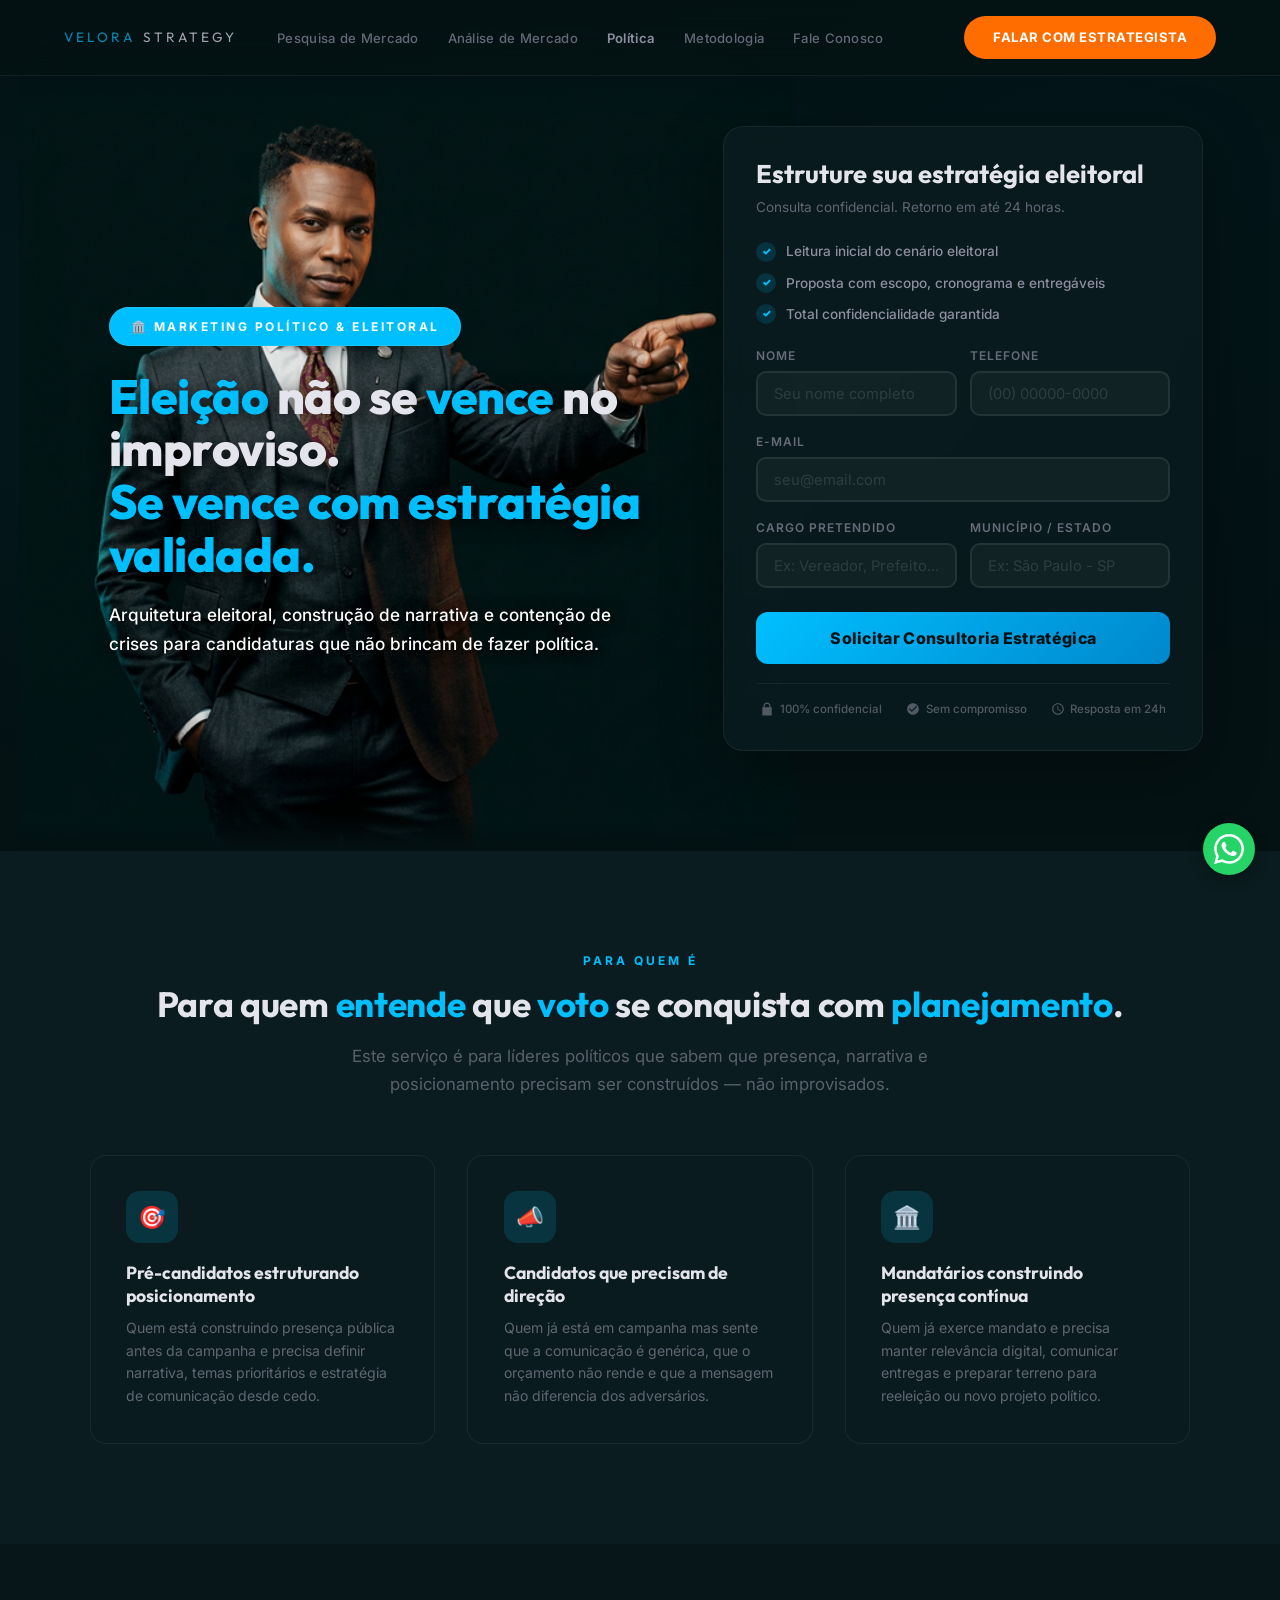
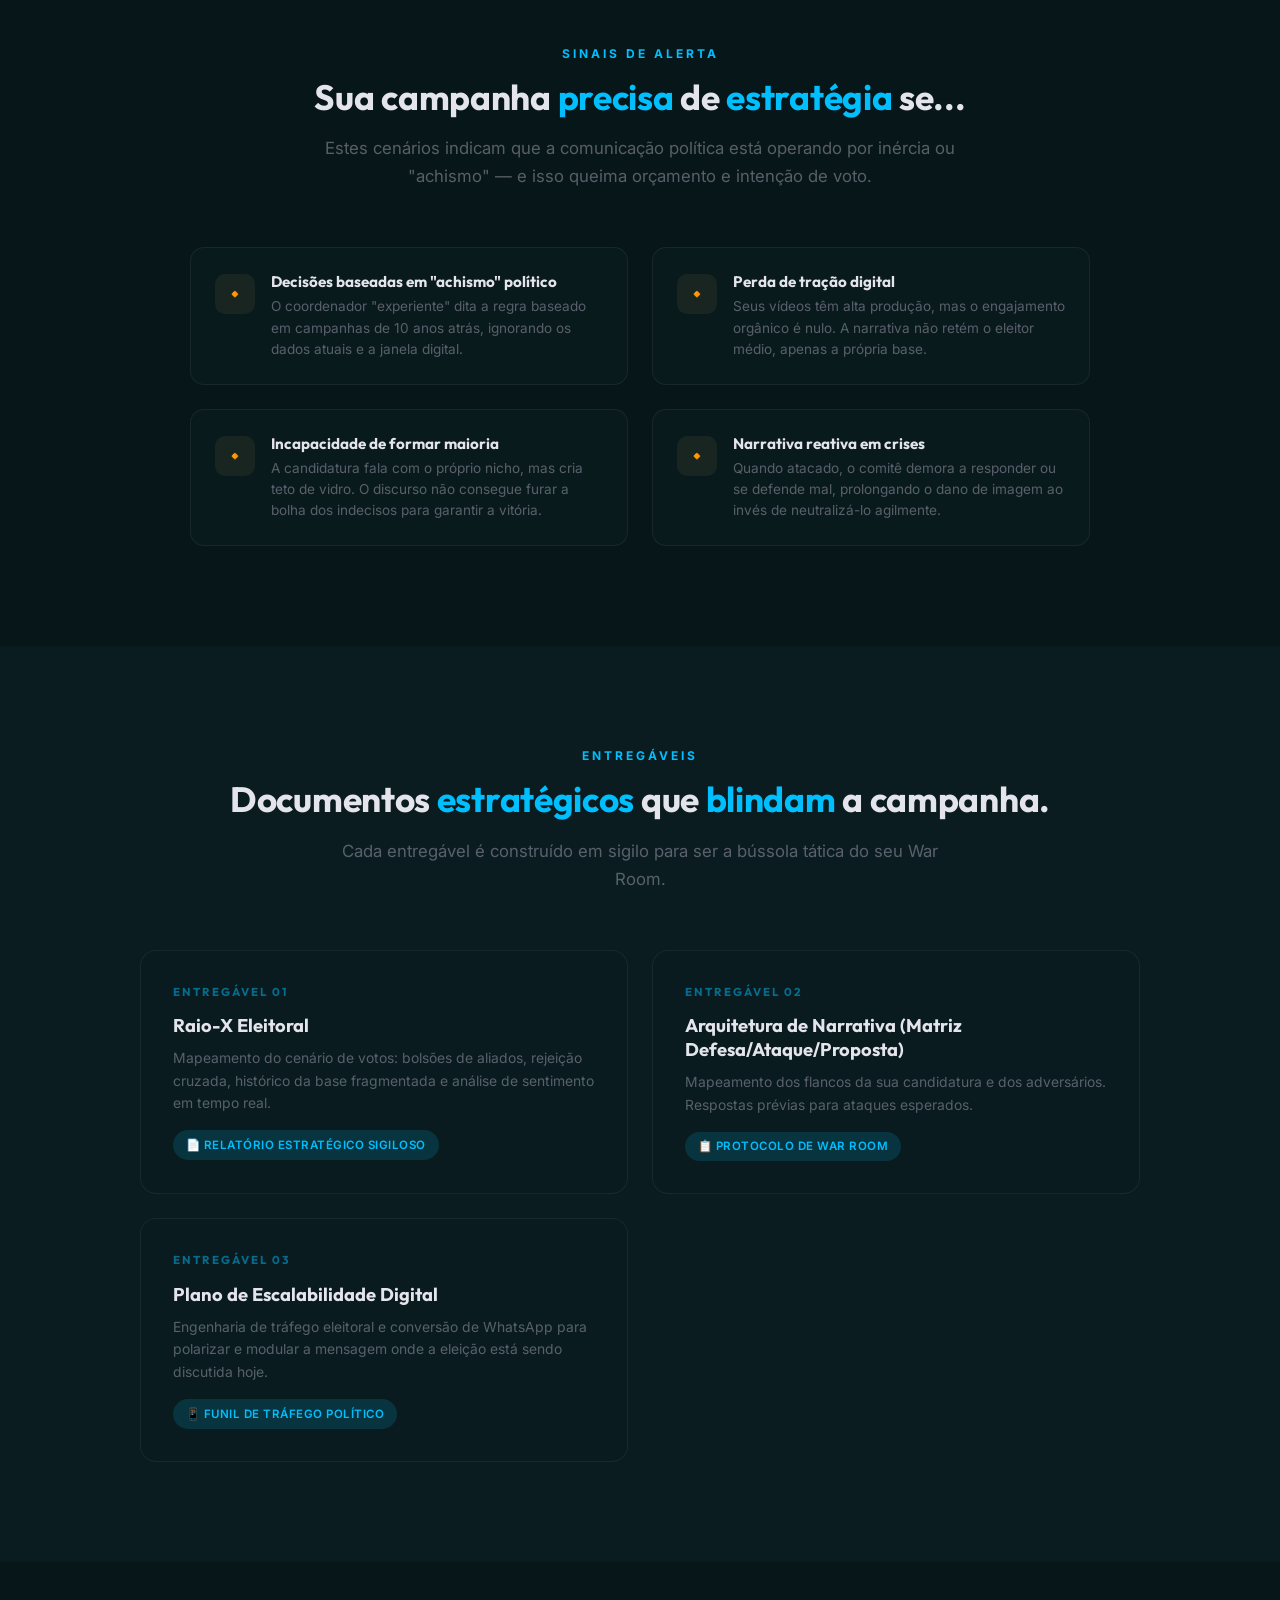
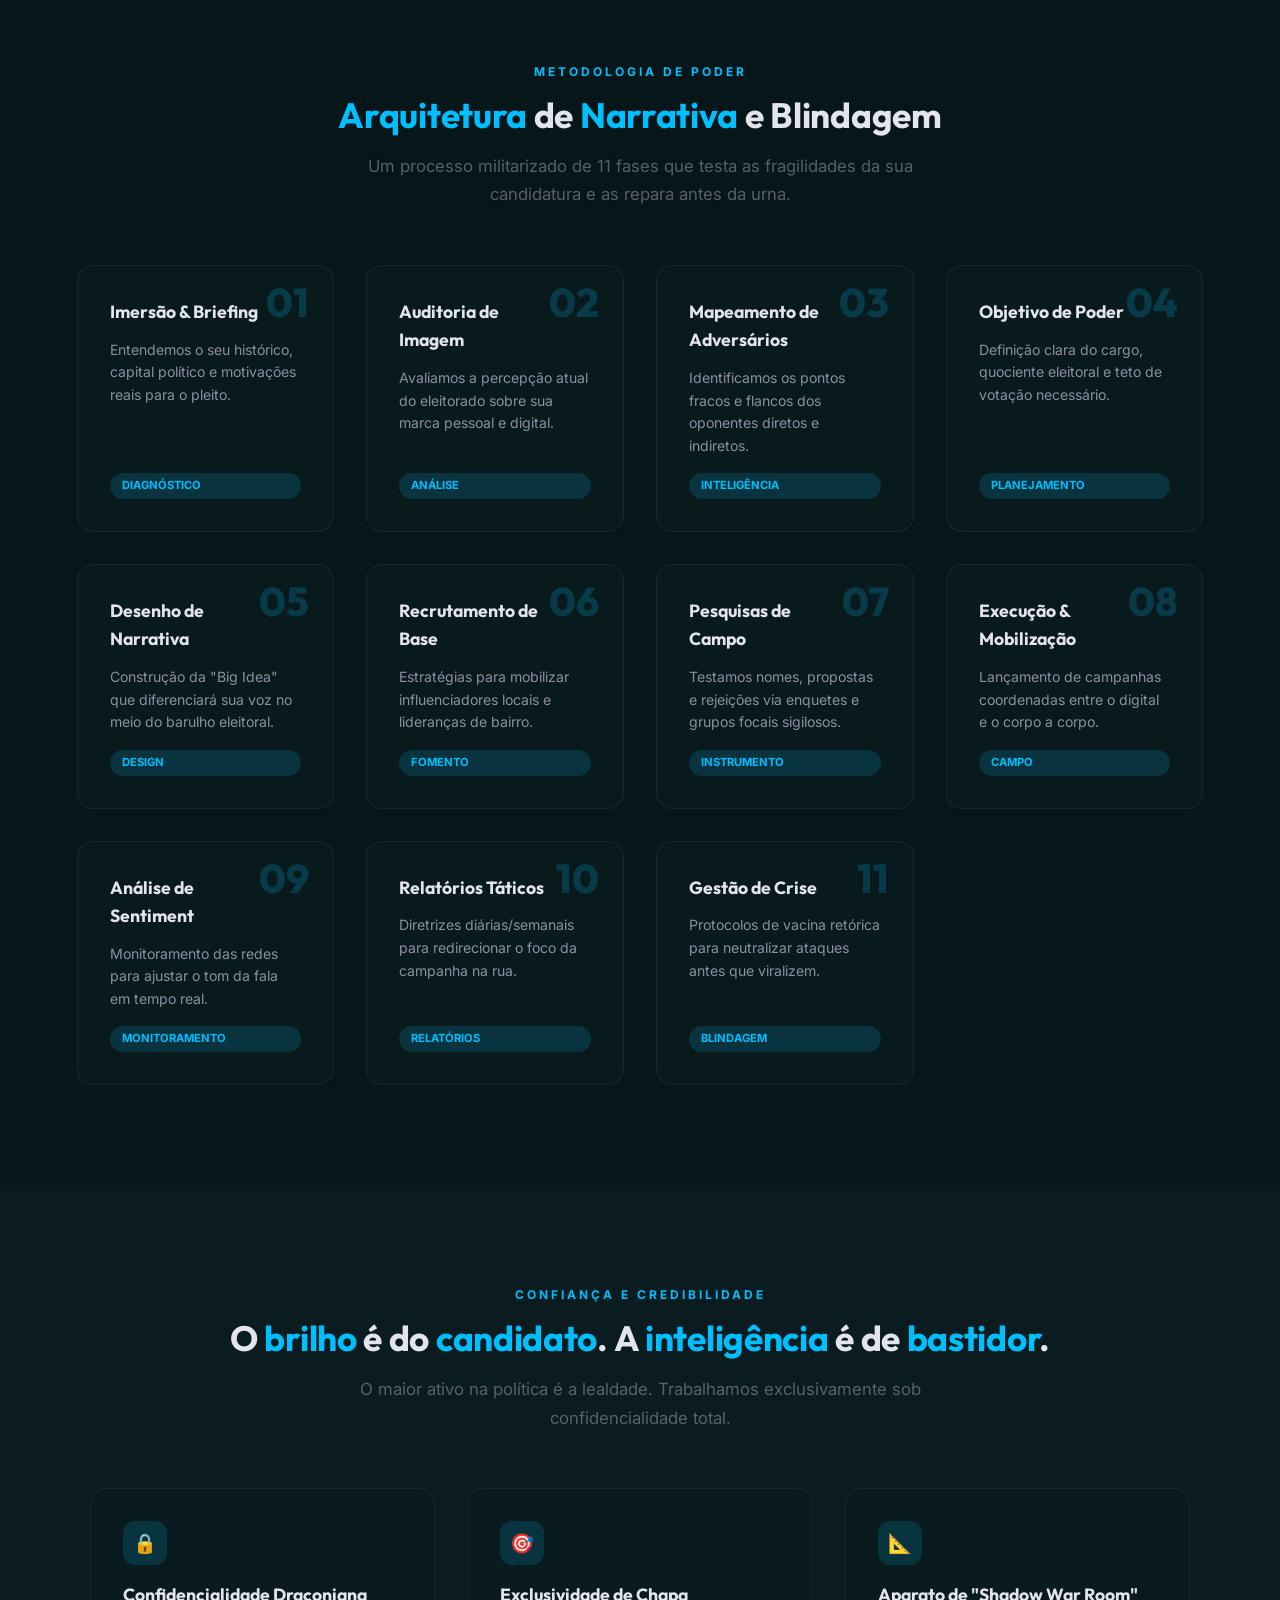
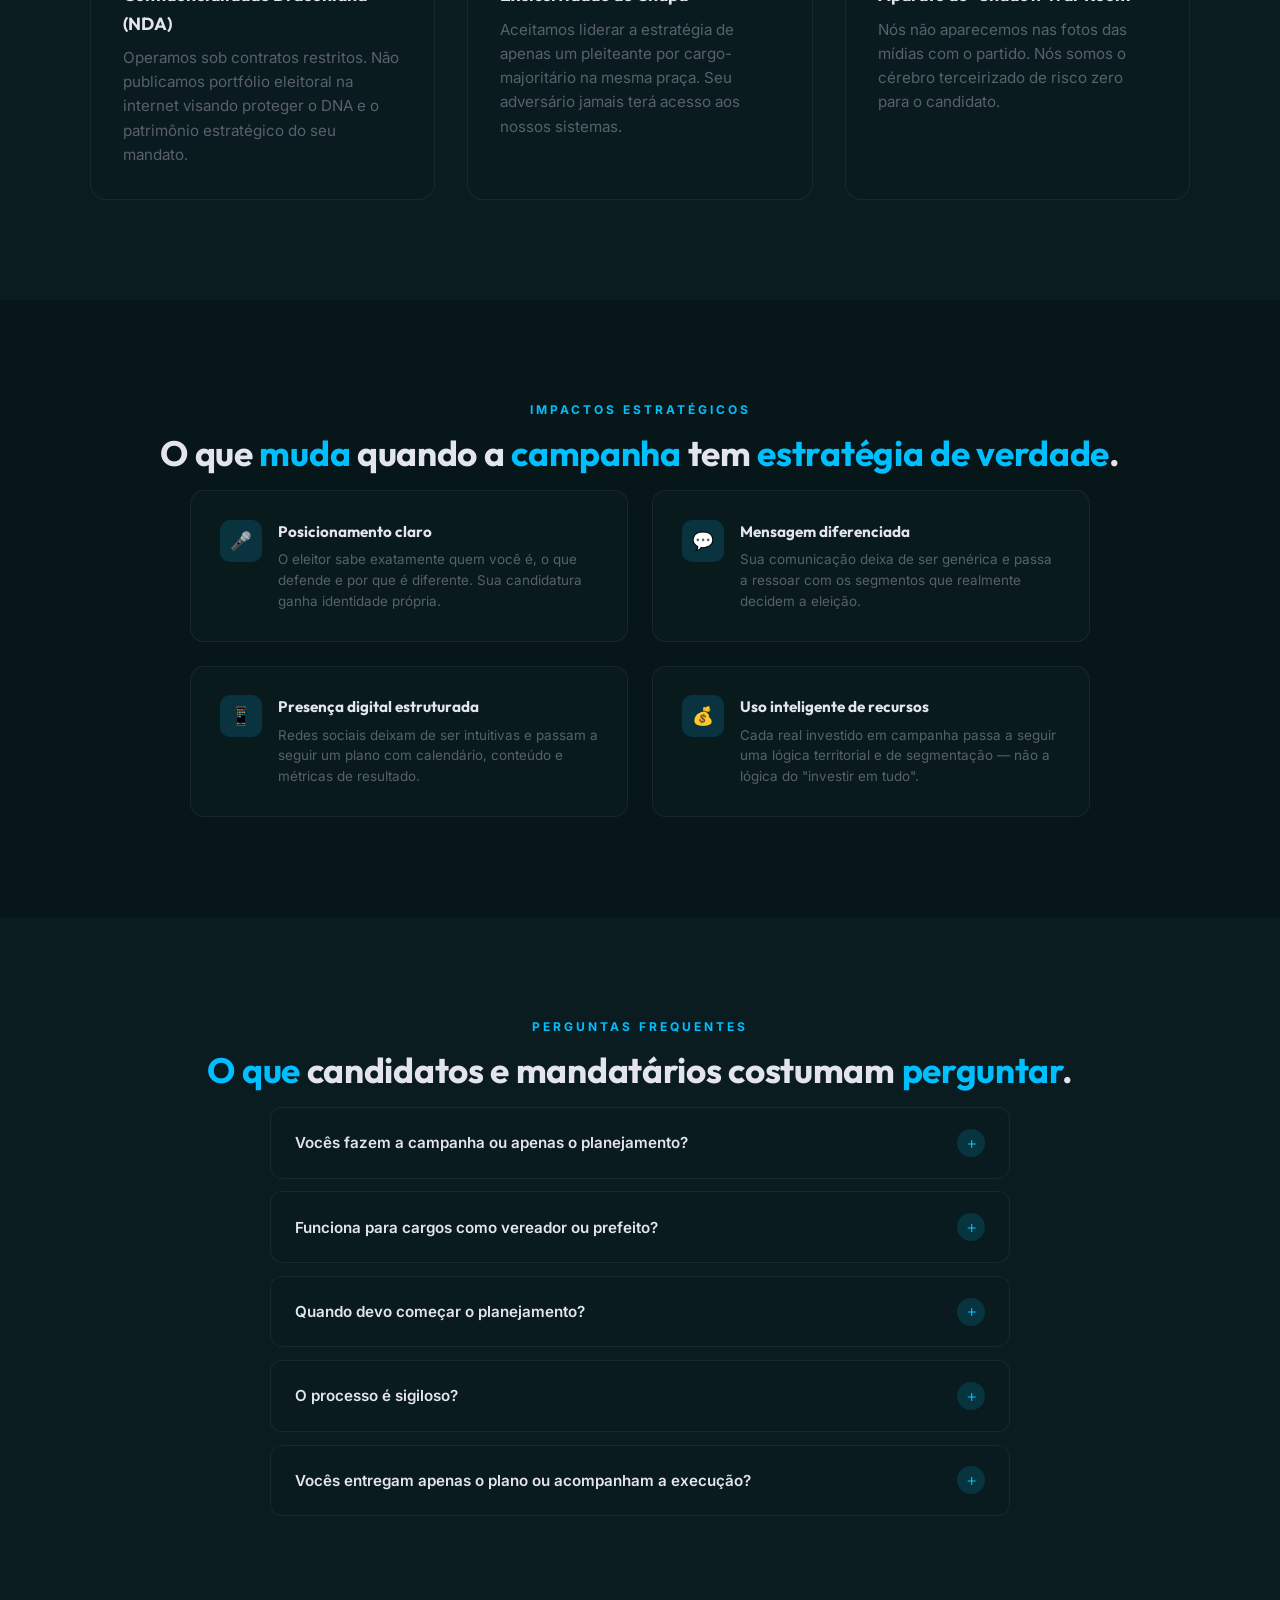
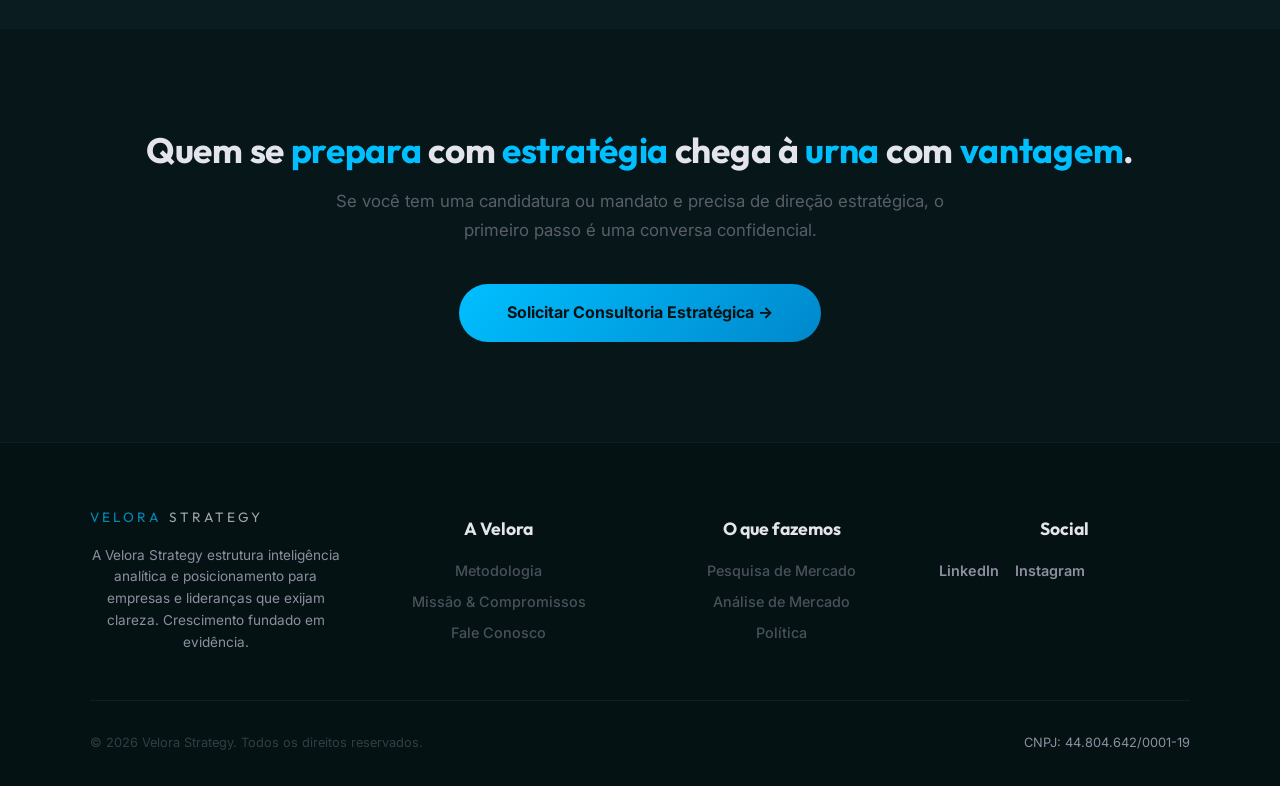
<file: remote_marketing.html>
<!DOCTYPE html>
<html lang="pt-BR">

<head>
    <!-- Google Tag Manager -->
    <script>(function(w,d,s,l,i){w[l]=w[l]||[];w[l].push({'gtm.start':
    new Date().getTime(),event:'gtm.js'});var f=d.getElementsByTagName(s)[0],
    j=d.createElement(s),dl=l!='dataLayer'?'&l='+l:'';j.async=true;j.src=
    'https://www.googletagmanager.com/gtm.js?id='+i+dl;f.parentNode.insertBefore(j,f);
    })(window,document,'script','dataLayer','GTM-59BV6WMD');</script>
    <!-- End Google Tag Manager -->
    <!-- Google tag (gtag.js) -->
    <script async src="https://www.googletagmanager.com/gtag/js?id=AW-18034314399"></script>
    <script>
      window.dataLayer = window.dataLayer || [];
      function gtag(){dataLayer.push(arguments);}
      gtag('js', new Date());
      gtag('config', 'AW-18034314399');
    </script>
    <!-- Fragmento de conversão Google Ads: Inscrições no formulário de leads -->
    <script>
    function gtag_report_conversion(url) {
      var callback = function () {
        if (typeof(url) != 'undefined') {
          window.location = url;
        }
      };
      gtag('event', 'conversion', {
          'send_to': 'AW-18034314399/4WFzCI20po4cEJ-Zt5dD',
          'event_callback': callback
      });
      return false;
    }
    </script>
    <!-- Fragmento de conversão Google Ads: Contacto (WhatsApp) -->
    <script>
    function gtag_report_conversion_whatsapp(url) {
      var callback = function () {
        if (typeof(url) != 'undefined') {
          window.location = url;
        }
      };
      gtag('event', 'conversion', {
          'send_to': 'AW-18034314399/N0kqCN3d8I4cEJ-Zt5dD',
          'value': 1.0,
          'currency': 'BRL',
          'event_callback': callback
      });
      return false;
    }
    </script>
    <meta charset="UTF-8">
    <meta name="viewport" content="width=device-width, initial-scale=1.0">
    <meta name="description"
        content="Plano de Marketing Político e Eleitoral pela Velora Strategy. Posicionamento estratégico, narrativa diferenciada e presença digital inteligente para candidatos e mandatários.">
    <meta name="robots" content="index, follow">
    <link rel="canonical" href="https://velorastrategy.com.br/marketing-politico.html">
    <meta property="og:title" content="Marketing Político &amp; Eleitoral | Velora Strategy">
    <meta property="og:description" content="Plano de Marketing Político e Eleitoral pela Velora Strategy. Posicionamento estratégico, narrativa diferenciada e presença digital inteligente para candidatos e mandatários.">
    <meta property="og:type" content="website">
    <meta property="og:url" content="https://velorastrategy.com.br/marketing-politico.html">
    <meta property="og:image" content="https://velorastrategy.com.br/images/new_hero_politico.png">
    <meta property="og:site_name" content="Velora Strategy">
    <title>Marketing Político &amp; Eleitoral | Velora Strategy</title>
    <!-- Structured Data -->
    <script type="application/ld+json">
    {
      "@context": "https://schema.org",
      "@type": "Service",
      "name": "Marketing Político e Eleitoral",
      "provider": {
        "@type": "Organization",
        "name": "Velora Strategy",
        "url": "https://velorastrategy.com.br"
      },
      "description": "Consultoria estratégica em marketing político, narrativa eleitoral e contenção de crises para candidatos e mandatários.",
      "areaServed": "BR",
      "serviceType": "Consulting"
    }
    </script>
    <link rel="stylesheet" href="shared.css">
    <style>
        /* ===== MARKETING POLÍTICO — TURQUOISE PREMIUM THEME ===== */
        :root {
            --bg-primary: #041214;
            --bg-secondary: #0A1C1F;
            --bg-tertiary: #071618;
            --text-primary: #E4E4EC;
            --text-secondary: #8E8EA0;
            --accent: #00BFFF;
            --accent-dark: #0088CC;
            --accent-glow: rgba(0, 191, 255, 0.15);
            --card-bg: rgba(10, 28, 31, 0.85);
            --card-border: rgba(255, 255, 255, 0.06);
            --input-bg: rgba(255, 255, 255, 0.04);
            --input-border: rgba(255, 255, 255, 0.08);
            --input-focus: #00BFFF;
        }

        body {
            background-color: var(--bg-primary);
            color: var(--text-primary);
        }

        body::before {
            content: '';
            position: fixed;
            top: 0;
            left: 0;
            width: 100%;
            height: 100%;
            background:
                radial-gradient(ellipse at 15% 40%, rgba(0, 191, 255, 0.04) 0%, transparent 55%),
                radial-gradient(ellipse at 85% 20%, rgba(0, 136, 204, 0.03) 0%, transparent 50%);
            pointer-events: none;
            z-index: 0;
        }

        .header,
        .hero,
        .audience-section,
        .problem-section,
        .deliverables-section,
        .methodology-section,
        .trust-section,
        .benefits-section,
        .faq-section,
        .final-cta,
        .footer {
            position: relative;
            z-index: 1;
        }

        /* Header */
        .header {
            background: rgba(4, 18, 20, 0.95);
            border-bottom: 1px solid var(--card-border);
        }

        .logo {
            color: var(--text-primary);
        }

        .logo .velora-mark {
            color: var(--accent);
        }

        .nav-links a {
            color: var(--text-secondary);
        }

        .nav-links a:hover {
            color: var(--text-primary);
        }

        .header-cta {
            background: var(--accent);
            color: var(--bg-primary);
        }

        .header-cta:hover {
            background: var(--accent-dark);
        }

        .menu-toggle span {
            background: var(--text-primary);
        }

        /* Hero */
        .hero-badge {
            background: var(--accent);
            color: #FFFFFF;
            border: 1px solid rgba(255, 255, 255, 0.1);
            font-weight: 700;
        }

        .hero-headline .highlight {
            color: var(--accent);
        }

        .hero-sub {
            color: #FFFFFF;
            font-weight: 500;
            text-shadow: 0 2px 4px rgba(0, 0, 0, 0.8), 0 0 20px rgba(0, 0, 0, 0.4);
        }

        /* Form */
        .form-card {
            background: var(--card-bg);
            border: 1px solid var(--card-border);
            box-shadow: 0 20px 60px rgba(0, 0, 0, 0.35);
            backdrop-filter: blur(20px);
            -webkit-backdrop-filter: blur(20px);
        }

        .form-title {
            color: var(--text-primary);
        }

        .form-subtitle {
            color: var(--text-secondary);
        }

        .form-benefits li {
            color: var(--text-secondary);
        }

        .form-benefits .check-icon {
            background: var(--accent-glow);
            color: var(--accent);
        }

        .form-group label {
            color: var(--text-secondary);
        }

        .form-group input,
        .form-group select {
            background: var(--input-bg);
            border-color: var(--input-border);
            color: var(--text-primary);
        }

        .form-group input:focus,
        .form-group select:focus {
            border-color: var(--input-focus);
            box-shadow: 0 0 0 3px var(--accent-glow);
            background: rgba(255, 255, 255, 0.07);
        }

        .form-group input::placeholder {
            color: rgba(255, 255, 255, 0.3);
        }

        .form-btn {
            background: linear-gradient(135deg, var(--accent), var(--accent-dark));
            color: var(--bg-primary);
            font-weight: 800;
        }

        .form-btn:hover {
            background: linear-gradient(135deg, var(--accent-dark), #9A7A20);
        }

        .trust-row {
            border-top-color: var(--card-border);
        }

        .trust-item {
            color: var(--text-secondary);
        }

        /* Audience */
        .audience-section {
            background: var(--bg-secondary);
        }

        .section-label {
            color: var(--accent);
        }

        .section-title {
            color: var(--text-primary);
        }

        .section-sub {
            color: var(--text-secondary);
        }

        .audience-card {
            background: var(--card-bg);
            border: 1px solid var(--card-border);
        }

        .audience-card:hover {
            box-shadow: 0 8px 30px rgba(212, 168, 67, 0.06);
            border-color: rgba(212, 168, 67, 0.15);
        }

        .audience-icon {
            background: var(--accent-glow);
            color: var(--accent);
        }

        .audience-card h3 {
            color: var(--text-primary);
        }

        .audience-card p {
            color: var(--text-secondary);
        }

        /* Problem */
        .problem-section {
            background: var(--bg-tertiary);
        }

        .problem-item {
            background: var(--card-bg);
            border: 1px solid var(--card-border);
        }

        .problem-item:hover {
            box-shadow: 0 4px 20px rgba(0, 0, 0, 0.3);
        }

        .problem-icon {
            background: rgba(212, 168, 67, 0.08);
            color: var(--accent);
        }

        .problem-item h4 {
            color: var(--text-primary);
        }

        .problem-item p {
            color: var(--text-secondary);
        }

        /* Deliverables */
        .deliverables-section {
            background: var(--bg-secondary);
        }

        .deliverable-card {
            background: var(--card-bg);
            border: 1px solid var(--card-border);
        }

        .deliverable-card:hover {
            box-shadow: 0 8px 30px rgba(212, 168, 67, 0.06);
            border-color: rgba(212, 168, 67, 0.12);
        }

        .deliverable-number {
            color: var(--accent);
        }

        .deliverable-card h3 {
            color: var(--text-primary);
        }

        .deliverable-card p {
            color: var(--text-secondary);
        }

        .deliverable-format {
            background: var(--accent-glow);
            color: var(--accent);
        }

        /* Methodology */
        .methodology-section {
            background: var(--bg-tertiary);
        }

        .method-name {
            color: var(--text-secondary);
        }



        .method-step-number {
            background: var(--accent-glow);
            color: var(--accent);
        }

        .method-step h3 {
            color: var(--text-primary);
        }

        .method-step p {
            color: var(--text-secondary);
        }

        /* Trust */
        .trust-section {
            background: var(--bg-secondary);
        }

        .trust-card {
            background: var(--card-bg);
            border: 1px solid var(--card-border);
        }

        .trust-card:hover {
            border-color: rgba(212, 168, 67, 0.1);
            box-shadow: 0 8px 25px rgba(0, 0, 0, 0.3);
        }

        .trust-card-icon {
            background: var(--accent-glow);
            color: var(--accent);
        }

        .trust-card h3 {
            color: var(--text-primary);
        }

        .trust-card p {
            color: var(--text-secondary);
        }

        /* Benefits */
        .benefits-section {
            background: var(--bg-tertiary);
        }

        .benefit-item {
            background: var(--card-bg);
            border: 1px solid var(--card-border);
        }

        .benefit-item:hover {
            box-shadow: 0 4px 20px rgba(0, 0, 0, 0.3);
        }

        .benefit-icon {
            background: var(--accent-glow);
            color: var(--accent);
        }

        .benefit-item h4 {
            color: var(--text-primary);
        }

        .benefit-item p {
            color: var(--text-secondary);
        }

        /* FAQ */
        .faq-section {
            background: var(--bg-secondary);
        }

        .faq-item {
            background: var(--card-bg);
            border: 1px solid var(--card-border);
        }

        .faq-question {
            color: var(--text-primary);
        }

        .faq-icon {
            background: var(--accent-glow);
            color: var(--accent);
        }

        .faq-answer-inner {
            color: var(--text-secondary);
        }

        /* Final CTA */
        .final-cta {
            background: var(--bg-tertiary);
        }

        .final-cta .section-title {
            color: var(--text-primary);
        }

        .final-cta .section-sub {
            color: var(--text-secondary);
        }

        .final-cta-btn {
            background: linear-gradient(135deg, var(--accent), var(--accent-dark));
            color: var(--bg-primary);
        }

        /* Floating CTA */
        .floating-cta {
            background: rgba(10, 22, 40, 0.95);
        }

        .floating-cta a {
            background: var(--accent);
            color: var(--bg-primary);
        }

        /* Ajuste fino para igualar posição com a página de pesquisa */
        @media (min-width: 1025px) {
            .hero-right {
                transform: translateY(-60px);
            }
        }

        /* Footer */
        .footer {
            border-top-color: var(--card-border);
        }

        .footer-links a {
            color: var(--text-secondary);
        }

        .footer-copy {
            color: var(--text-secondary);
        }
    </style>
</head>

<body>
    <!-- Google Tag Manager (noscript) -->
    <noscript><iframe src="https://www.googletagmanager.com/ns.html?id=GTM-59BV6WMD"
    height="0" width="0" style="display:none;visibility:hidden"></iframe></noscript>
    <!-- End Google Tag Manager (noscript) -->

    <!-- HEADER -->
    <header class="header" id="header">
        <div class="header-left">
            <a href="index.html" class="logo">
                <span class="velora-mark">Velora</span> <span>Strategy</span>
            </a>
            <nav id="navbar">
                <ul class="nav-links" id="nav-links">
                    <li><a href="pesquisa-de-mercado.html">Pesquisa de Mercado</a></li>
                    <li><a href="analise-de-mercado.html">Análise de Mercado</a></li>
                    <li><a href="marketing-politico.html" class="active">Política</a></li>
                    <li><a href="index.html#metodologia">Metodologia</a></li>
                    <li><a href="index.html#fale-conosco">Fale Conosco</a></li>
                </ul>
            </nav>
        </div>
        <div style="display: flex; align-items: center; gap: 1rem;">
            <a href="#formulario" class="header-cta cta-destaque">Falar com Estrategista</a>
            <button class="menu-toggle" id="mobile-menu" aria-label="Abrir Menu">
                <span></span><span></span><span></span>
            </button>
        </div>
    </header>

    <main>

        <!-- HERO -->
        <section class="hero" id="hero">
            <img src="images/new_hero_politico.png" alt="Estrategista de marketing político analisando cenários eleitorais"
                style="position: absolute; top: 0; left: 0; width: 62%; height: 100%; z-index: 0; opacity: 0.95; pointer-events: none; object-fit: contain; object-position: right bottom; mask-image: linear-gradient(to bottom, transparent 0%, black 5%, black 95%, transparent 100%); -webkit-mask-image: linear-gradient(to bottom, transparent 0%, black 5%, black 95%, transparent 100%);" />
            <div class="hero-left reveal" style="z-index: 2; padding-left: 2rem;">
                <span class="hero-badge">🏛️ Marketing Político & Eleitoral</span>
                <h1 class="hero-headline">
                    <span class="text-accent">Eleição</span> não se <span class="text-accent">vence</span> no improviso.<br>
                    <span class="highlight">Se vence com <span class="text-accent">estratégia validada</span>.</span>
                </h1>
                <p class="hero-sub">
                    Arquitetura eleitoral, construção de narrativa e contenção de crises para candidaturas que não
                    brincam de fazer política.
                </p>
            </div>

            <div class="hero-right" style="z-index: 2;">
                <div class="form-card" id="formulario"
                    style="background: rgba(10, 28, 31, 0.85); border: 1px solid var(--card-border); backdrop-filter: blur(10px);">
                    <h2 class="form-title">Estruture sua estratégia eleitoral</h2>
                    <p class="form-subtitle">Consulta confidencial. Retorno em até 24 horas.</p>

                    <ul class="form-benefits">
                        <li><span class="check-icon">✓</span> Leitura inicial do cenário eleitoral</li>
                        <li><span class="check-icon">✓</span> Proposta com escopo, cronograma e entregáveis</li>
                        <li><span class="check-icon">✓</span> Total confidencialidade garantida</li>
                    </ul>

                    <form id="form-politico" action="https://formspree.io/f/mreyynyn" method="POST">
                        <div class="form-row">
                            <div class="form-group">
                                <label for="nome">Nome</label>
                                <input type="text" id="nome" name="nome" placeholder="Seu nome completo" required pattern="^[a-zA-ZÀ-ÿ]{2,}(?:\s+[a-zA-ZÀ-ÿ]{2,})+$" minlength="5" maxlength="100" title="Digite seu nome e sobrenome">
                                <span class="validation-hint">Insira seu nome e sobrenome (ex: João Silva)</span>
                            </div>
                            <div class="form-group">
                                <label for="telefone">Telefone</label>
                                <input type="tel" id="telefone" name="telefone" placeholder="(00) 00000-0000" required pattern="^\(?\d{2}\)?\s?\d{4,5}-?\d{4}$" minlength="10" maxlength="15" title="Digite um telefone válido" oninput="this.value = this.value.replace(/[^0-9()\- ]/g, '')">
                                <span class="validation-hint">Insira o telefone com DDD (apenas números)</span>
                            </div>
                        </div>
                        <div class="form-group">
                            <label for="email">E-mail</label>
                            <input type="email" id="email" name="email" placeholder="seu@email.com" required pattern="^[a-zA-Z0-9._%+\-]+@[a-zA-Z0-9.\-]+\.[a-zA-Z]{2,}$" title="Digite um e-mail válido">
                            <span class="validation-hint">Insira um e-mail válido (ex: nome@empresa.com.br)</span>
                        </div>
                        <div class="form-row">
                            <div class="form-group">
                                <label for="cargo-politico">Cargo pretendido</label>
                                <input type="text" id="cargo-politico" name="cargo-politico"
                                    placeholder="Ex: Vereador, Prefeito..." minlength="3" maxlength="50" title="Digite um cargo válido">
                                <span class="validation-hint">Opcional (mínimo 3 caracteres)</span>
                            </div>
                            <div class="form-group">
                                <label for="municipio">Município / Estado</label>
                                <input type="text" id="municipio" name="municipio" placeholder="Ex: São Paulo - SP" minlength="3" maxlength="100" title="Digite o nome do município">
                                <span class="validation-hint">Opcional (mínimo 3 caracteres)</span>
                            </div>
                        </div>
                        <button type="submit" class="form-btn" id="btn-enviar">Solicitar Consultoria
                            Estratégica</button>
                    </form>

                    <div class="trust-row">
                        <div class="trust-item">
                            <svg xmlns="http://www.w3.org/2000/svg" viewBox="0 0 24 24" fill="currentColor">
                                <path
                                    d="M12 1C8.676 1 6 3.676 6 7v2H4v14h16V9h-2V7c0-3.324-2.676-6-6-6zm0 2c2.276 0 4 1.724 4 4v2H8V7c0-2.276 1.724-4 4-4z" />
                            </svg>
                            100% confidencial
                        </div>
                        <div class="trust-item">
                            <svg xmlns="http://www.w3.org/2000/svg" viewBox="0 0 24 24" fill="currentColor">
                                <path
                                    d="M12 2C6.48 2 2 6.48 2 12s4.48 10 10 10 10-4.48 10-10S17.52 2 12 2zm-2 15l-5-5 1.41-1.41L10 14.17l7.59-7.59L19 8l-9 9z" />
                            </svg>
                            Sem compromisso
                        </div>
                        <div class="trust-item">
                            <svg xmlns="http://www.w3.org/2000/svg" viewBox="0 0 24 24" fill="currentColor">
                                <path
                                    d="M11.99 2C6.47 2 2 6.48 2 12s4.47 10 9.99 10C17.52 22 22 17.52 22 12S17.52 2 11.99 2zM12 20c-4.42 0-8-3.58-8-8s3.58-8 8-8 8 3.58 8 8-3.58 8-8 8zm.5-13H11v6l5.25 3.15.75-1.23-4.5-2.67z" />
                            </svg>
                            Resposta em 24h
                        </div>
                    </div>
                </div>
            </div>
        </section>

        <!-- PARA QUEM É -->
        <section class="audience-section reveal" id="para-quem">
            <p class="section-label">Para Quem É</p>
            <h2 class="section-title">Para quem <span class="text-accent">entende</span> que <span class="text-accent">voto</span> se conquista com <span class="text-accent">planejamento</span>.</h2>
            <p class="section-sub">
                Este serviço é para líderes políticos que sabem que presença, narrativa e posicionamento precisam ser
                construídos — não improvisados.
            </p>
            <div class="audience-grid reveal-children">
                <div class="audience-card">
                    <div class="audience-icon">🎯</div>
                    <h3>Pré-candidatos estruturando posicionamento</h3>
                    <p>Quem está construindo presença pública antes da campanha e precisa definir narrativa, temas
                        prioritários e estratégia de comunicação desde cedo.</p>
                </div>
                <div class="audience-card">
                    <div class="audience-icon">📣</div>
                    <h3>Candidatos que precisam de direção</h3>
                    <p>Quem já está em campanha mas sente que a comunicação é genérica, que o orçamento não rende e que
                        a mensagem não diferencia dos adversários.</p>
                </div>
                <div class="audience-card">
                    <div class="audience-icon">🏛️</div>
                    <h3>Mandatários construindo presença contínua</h3>
                    <p>Quem já exerce mandato e precisa manter relevância digital, comunicar entregas e preparar terreno
                        para reeleição ou novo projeto político.</p>
                </div>
            </div>
        </section>

        <!-- PROBLEMA -->
        <section class="problem-section reveal" id="problema">
            <p class="section-label">Sinais de Alerta</p>
            <h2 class="section-title">Sua campanha <span class="text-accent">precisa</span> de <span class="text-accent">estratégia</span> se...</h2>
            <p class="section-sub">
                Estes cenários indicam que a comunicação política está operando por inércia ou "achismo" — e isso queima
                orçamento e intenção de voto.
            </p>
            <div class="problem-grid reveal-children">
                <div class="problem-item">
                    <div class="problem-icon">🔸</div>
                    <div>
                        <h4>Decisões baseadas em "achismo" político</h4>
                        <p>O coordenador "experiente" dita a regra baseado em campanhas de 10 anos atrás, ignorando os
                            dados atuais e a janela digital.</p>
                    </div>
                </div>
                <div class="problem-item">
                    <div class="problem-icon">🔸</div>
                    <div>
                        <h4>Perda de tração digital</h4>
                        <p>Seus vídeos têm alta produção, mas o engajamento orgânico é nulo. A narrativa não retém o
                            eleitor médio, apenas a própria base.</p>
                    </div>
                </div>
                <div class="problem-item">
                    <div class="problem-icon">🔸</div>
                    <div>
                        <h4>Incapacidade de formar maioria</h4>
                        <p>A candidatura fala com o próprio nicho, mas cria teto de vidro. O discurso não consegue furar
                            a bolha dos indecisos para garantir a vitória.</p>
                    </div>
                </div>
                <div class="problem-item">
                    <div class="problem-icon">🔸</div>
                    <div>
                        <h4>Narrativa reativa em crises</h4>
                        <p>Quando atacado, o comitê demora a responder ou se defende mal, prolongando o dano de imagem
                            ao invés de neutralizá-lo agilmente.</p>
                    </div>
                </div>
            </div>
        </section>

        <!-- O QUE ENTREGAMOS -->
        <section class="deliverables-section reveal" id="entregaveis">
            <p class="section-label">Entregáveis</p>
            <h2 class="section-title">Documentos <span class="text-accent">estratégicos</span> que <span class="text-accent">blindam</span> a campanha.</h2>
            <p class="section-sub">
                Cada entregável é construído em sigilo para ser a bússola tática do seu War Room.
            </p>
            <div class="deliverables-grid reveal-children">
                <div class="deliverable-card">
                    <div class="deliverable-number">Entregável 01</div>
                    <h3>Raio-X Eleitoral</h3>
                    <p>Mapeamento do cenário de votos: bolsões de aliados, rejeição cruzada, histórico da base
                        fragmentada e análise de sentimento em tempo real.</p>
                    <span class="deliverable-format">📄 Relatório Estratégico Sigiloso</span>
                </div>
                <div class="deliverable-card">
                    <div class="deliverable-number">Entregável 02</div>
                    <h3>Arquitetura de Narrativa (Matriz Defesa/Ataque/Proposta)</h3>
                    <p>Mapeamento dos flancos da sua candidatura e dos adversários. Respostas prévias para ataques
                        esperados.</p>
                    <span class="deliverable-format">📋 Protocolo de War Room</span>
                </div>
                <div class="deliverable-card">
                    <div class="deliverable-number">Entregável 03</div>
                    <h3>Plano de Escalabilidade Digital</h3>
                    <p>Engenharia de tráfego eleitoral e conversão de WhatsApp para polarizar e modular a mensagem onde
                        a eleição está sendo discutida hoje.</p>
                    <span class="deliverable-format">📱 Funil de Tráfego Político</span>
                </div>
            </div>
        </section>

        <!-- METODOLOGIA -->
        <section class="methodology-section reveal" id="metodologia">
            <p class="section-label">Metodologia de Poder</p>
            <h2 class="section-title"><span class="text-accent">Arquitetura</span> de <span class="text-accent">Narrativa</span> e Blindagem</h2>
            <p class="section-sub">
                Um processo militarizado de 11 fases que testa as fragilidades da sua candidatura e as repara antes da urna.
            </p>

            <div class="method-grid-11">
                <div class="method-card">
                    <span class="method-number">01</span>
                    <h3>Imersão & Briefing</h3>
                    <p>Entendemos o seu histórico, capital político e motivações reais para o pleito.</p>
                    <span class="method-badge">Diagnóstico</span>
                </div>
                <div class="method-card">
                    <span class="method-number">02</span>
                    <h3>Auditoria de Imagem</h3>
                    <p>Avaliamos a percepção atual do eleitorado sobre sua marca pessoal e digital.</p>
                    <span class="method-badge">Análise</span>
                </div>
                <div class="method-card">
                    <span class="method-number">03</span>
                    <h3>Mapeamento de Adversários</h3>
                    <p>Identificamos os pontos fracos e flancos dos oponentes diretos e indiretos.</p>
                    <span class="method-badge">Inteligência</span>
                </div>
                <div class="method-card">
                    <span class="method-number">04</span>
                    <h3>Objetivo de Poder</h3>
                    <p>Definição clara do cargo, quociente eleitoral e teto de votação necessário.</p>
                    <span class="method-badge">Planejamento</span>
                </div>
                <div class="method-card">
                    <span class="method-number">05</span>
                    <h3>Desenho de Narrativa</h3>
                    <p>Construção da "Big Idea" que diferenciará sua voz no meio do barulho eleitoral.</p>
                    <span class="method-badge">Design</span>
                </div>
                <div class="method-card">
                    <span class="method-number">06</span>
                    <h3>Recrutamento de Base</h3>
                    <p>Estratégias para mobilizar influenciadores locais e lideranças de bairro.</p>
                    <span class="method-badge">Fomento</span>
                </div>
                <div class="method-card">
                    <span class="method-number">07</span>
                    <h3>Pesquisas de Campo</h3>
                    <p>Testamos nomes, propostas e rejeições via enquetes e grupos focais sigilosos.</p>
                    <span class="method-badge">Instrumento</span>
                </div>
                <div class="method-card">
                    <span class="method-number">08</span>
                    <h3>Execução & Mobilização</h3>
                    <p>Lançamento de campanhas coordenadas entre o digital e o corpo a corpo.</p>
                    <span class="method-badge">Campo</span>
                </div>
                <div class="method-card">
                    <span class="method-number">09</span>
                    <h3>Análise de Sentiment</h3>
                    <p>Monitoramento das redes para ajustar o tom da fala em tempo real.</p>
                    <span class="method-badge">Monitoramento</span>
                </div>
                <div class="method-card">
                    <span class="method-number">10</span>
                    <h3>Relatórios Táticos</h3>
                    <p>Diretrizes diárias/semanais para redirecionar o foco da campanha na rua.</p>
                    <span class="method-badge">Relatórios</span>
                </div>
                <div class="method-card">
                    <span class="method-number">11</span>
                    <h3>Gestão de Crise</h3>
                    <p>Protocolos de vacina retórica para neutralizar ataques antes que viralizem.</p>
                    <span class="method-badge">Blindagem</span>
                </div>
            </div>
        </section>

        <!-- CONFIANÇA -->
        <section class="trust-section reveal" id="confianca">
            <p class="section-label">Confiança e Credibilidade</p>
            <h2 class="section-title">O <span class="text-accent">brilho</span> é do <span class="text-accent">candidato</span>. A <span class="text-accent">inteligência</span> é de <span class="text-accent">bastidor</span>.</h2>
            <p class="section-sub">
                O maior ativo na política é a lealdade. Trabalhamos exclusivamente sob confidencialidade total.
            </p>
            <div class="trust-grid reveal-children">
                <div class="trust-card">
                    <div class="trust-card-icon">🔒</div>
                    <h3 style="font-size: 1.1rem; margin-bottom: 0.5rem; color: var(--text-primary);">Confidencialidade
                        Draconiana (NDA)</h3>
                    <p style="font-size: 0.95rem; color: var(--text-secondary); line-height: 1.6;">Operamos sob
                        contratos restritos. Não publicamos portfólio eleitoral na internet visando proteger o DNA e o
                        patrimônio estratégico do seu mandato.</p>
                </div>
                <div class="trust-card">
                    <div class="trust-card-icon">🎯</div>
                    <h3 style="font-size: 1.1rem; margin-bottom: 0.5rem; color: var(--text-primary);">Exclusividade de
                        Chapa</h3>
                    <p style="font-size: 0.95rem; color: var(--text-secondary); line-height: 1.6;">Aceitamos liderar a
                        estratégia de apenas um pleiteante por cargo-majoritário na mesma praça. Seu adversário jamais
                        terá acesso aos nossos sistemas.</p>
                </div>
                <div class="trust-card">
                    <div class="trust-card-icon">📐</div>
                    <h3 style="font-size: 1.1rem; margin-bottom: 0.5rem; color: var(--text-primary);">Aparato de "Shadow
                        War Room"</h3>
                    <p style="font-size: 0.95rem; color: var(--text-secondary); line-height: 1.6;">Nós não aparecemos
                        nas fotos das mídias com o partido. Nós somos o cérebro terceirizado de risco zero para o
                        candidato.</p>
                </div>
            </div>
        </section>

        <!-- IMPACTOS ESTRATÉGICOS -->
        <section class="benefits-section reveal" id="impactos">
            <p class="section-label">Impactos Estratégicos</p>
            <h2 class="section-title">O que <span class="text-accent">muda</span> quando a <span class="text-accent">campanha</span> tem <span class="text-accent">estratégia de verdade</span>.</h2>
            <div class="benefits-grid reveal-children">
                <div class="benefit-item">
                    <div class="benefit-icon">🎤</div>
                    <div>
                        <h4>Posicionamento claro</h4>
                        <p>O eleitor sabe exatamente quem você é, o que defende e por que é diferente. Sua candidatura
                            ganha identidade própria.</p>
                    </div>
                </div>
                <div class="benefit-item">
                    <div class="benefit-icon">💬</div>
                    <div>
                        <h4>Mensagem diferenciada</h4>
                        <p>Sua comunicação deixa de ser genérica e passa a ressoar com os segmentos que realmente
                            decidem a eleição.</p>
                    </div>
                </div>
                <div class="benefit-item">
                    <div class="benefit-icon">📱</div>
                    <div>
                        <h4>Presença digital estruturada</h4>
                        <p>Redes sociais deixam de ser intuitivas e passam a seguir um plano com calendário, conteúdo e
                            métricas de resultado.</p>
                    </div>
                </div>
                <div class="benefit-item">
                    <div class="benefit-icon">💰</div>
                    <div>
                        <h4>Uso inteligente de recursos</h4>
                        <p>Cada real investido em campanha passa a seguir uma lógica territorial e de segmentação — não
                            a lógica do "investir em tudo".</p>
                    </div>
                </div>
            </div>
        </section>

        <!-- FAQ -->
        <section class="faq-section reveal" id="faq">
            <p class="section-label">Perguntas Frequentes</p>
            <h2 class="section-title"><span class="text-accent">O que</span> candidatos e mandatários costumam <span class="text-accent">perguntar</span>.</h2>
            <div class="faq-container">
                <div class="faq-item">
                    <button class="faq-question">
                        Vocês fazem a campanha ou apenas o planejamento?
                        <span class="faq-icon">+</span>
                    </button>
                    <div class="faq-answer">
                        <div class="faq-answer-inner">
                            Nosso foco principal é a entrega da estratégia: diagnóstico, narrativa, plano de comunicação
                            e presença digital. A execução pode ser feita pela sua equipe com base nos nossos
                            entregáveis, ou podemos discutir acompanhamento estratégico durante a campanha — definimos
                            isso juntos.
                        </div>
                    </div>
                </div>
                <div class="faq-item">
                    <button class="faq-question">
                        Funciona para cargos como vereador ou prefeito?
                        <span class="faq-icon">+</span>
                    </button>
                    <div class="faq-answer">
                        <div class="faq-answer-inner">
                            Sim. Adaptamos o escopo e a profundidade ao nível da candidatura. Vereador em cidade média
                            tem desafios muito diferentes de deputado estadual ou prefeito de capital — e a estratégia
                            precisa refletir isso.
                        </div>
                    </div>
                </div>
                <div class="faq-item">
                    <button class="faq-question">
                        Quando devo começar o planejamento?
                        <span class="faq-icon">+</span>
                    </button>
                    <div class="faq-answer">
                        <div class="faq-answer-inner">
                            O ideal é começar o mais cedo possível — de preferência meses antes da campanha oficial.
                            Quanto mais tempo para construir posicionamento e presença digital, maior a vantagem
                            competitiva no momento da eleição.
                        </div>
                    </div>
                </div>
                <div class="faq-item">
                    <button class="faq-question">
                        O processo é sigiloso?
                        <span class="faq-icon">+</span>
                    </button>
                    <div class="faq-answer">
                        <div class="faq-answer-inner">
                            Absolutamente. Confidencialidade é premissa, não diferencial. Todas as informações,
                            conversas e documentos são tratados com sigilo total. Não divulgamos nomes de clientes,
                            estratégias ou materiais sem autorização expressa.
                        </div>
                    </div>
                </div>
                <div class="faq-item">
                    <button class="faq-question">
                        Vocês entregam apenas o plano ou acompanham a execução?
                        <span class="faq-icon">+</span>
                    </button>
                    <div class="faq-answer">
                        <div class="faq-answer-inner">
                            Nosso produto principal é o plano estratégico completo. Mas oferecemos também a modalidade
                            de acompanhamento, com reuniões periódicas de alinhamento, revisão de métricas e ajustes de
                            rota. O formato é definido na conversa inicial.
                        </div>
                    </div>
                </div>
            </div>
        </section>

        <!-- CTA FINAL -->
        <section class="final-cta reveal">
            <h2 class="section-title">Quem se <span class="text-accent">prepara</span> com <span class="text-accent">estratégia</span> chega à <span class="text-accent">urna</span> com <span class="text-accent">vantagem</span>.</h2>
            <p class="section-sub">
                Se você tem uma candidatura ou mandato e precisa de direção estratégica, o primeiro passo é uma conversa
                confidencial.
            </p>
            <a href="#formulario" class="final-cta-btn">Solicitar Consultoria Estratégica →</a>
        </section>

    </main>

    <!-- FLOATING MOBILE CTA -->
    <div class="floating-cta" id="floating-cta">
        <a href="#formulario">Consultoria Estratégica →</a>
    </div>

    <!-- FOOTER -->
    <footer class="footer" style="padding: 4rem 6% 2rem;">
        <div class="footer-content"
            style="max-width: 1100px; margin: 0 auto; display: grid; grid-template-columns: repeat(auto-fit, minmax(200px, 1fr)); gap: 2rem; padding-bottom: 2rem; border-bottom: 1px solid var(--card-border);">
            <div class="footer-col">
                <div class="logo" style="margin-bottom: 1rem;">
                    <span class="velora-mark">Velora</span> <span>Strategy</span>
                </div>
                <p style="color: var(--text-secondary); font-size: 0.85rem; line-height: 1.6; max-width: 300px;">
                    A Velora Strategy estrutura inteligência analítica e posicionamento para empresas e lideranças que
                    exijam
                    clareza. Crescimento fundado em evidência.
                </p>
            </div>

            <div class="footer-col" style="padding-top: 0.5rem;">
                <h4
                    style="color: var(--text-primary); font-family: 'Outfit', sans-serif; font-size: 1.1rem; margin-bottom: 1rem;">
                    A Velora</h4>
                <div class="footer-links" style="display: flex; flex-direction: column; gap: 0.5rem; padding: 0;">
                    <a href="index.html#metodologia" style="font-size: 0.9rem;">Metodologia</a>
                    <a href="index.html#compromissos" style="font-size: 0.9rem;">Missão & Compromissos</a>
                    <a href="index.html#fale-conosco" style="font-size: 0.9rem;">Fale Conosco</a>
                </div>
            </div>

            <div class="footer-col" style="padding-top: 0.5rem;">
                <h4
                    style="color: var(--text-primary); font-family: 'Outfit', sans-serif; font-size: 1.1rem; margin-bottom: 1rem;">
                    O que fazemos</h4>
                <div class="footer-links" style="display: flex; flex-direction: column; gap: 0.5rem; padding: 0;">
                    <a href="pesquisa-de-mercado.html" style="font-size: 0.9rem;">Pesquisa de Mercado</a>
                    <a href="analise-de-mercado.html" style="font-size: 0.9rem;">Análise de Mercado</a>
                    <a href="marketing-politico.html" style="font-size: 0.9rem;">Política</a>
                </div>
            </div>

            <div class="footer-col" style="padding-top: 0.5rem;">
                <h4
                    style="color: var(--text-primary); font-family: 'Outfit', sans-serif; font-size: 1.1rem; margin-bottom: 1rem;">
                    Social</h4>
                <div class="footer-socials" style="display: flex; gap: 1rem;">
                    <a href="#" style="color: var(--text-secondary); font-weight: 600; font-size: 0.9rem;">LinkedIn</a>
                    <a href="https://www.instagram.com/velorastrategy/" target="_blank" style="color: var(--text-secondary); font-weight: 600; font-size: 0.9rem;">Instagram</a>
                </div>
            </div>
        </div>
        <div
            style="max-width: 1100px; margin: 2rem auto 0; display: flex; justify-content: space-between; align-items: center; flex-wrap: wrap; gap: 1rem;">
            <p class="footer-copy" style="margin: 0; font-size: 0.8rem;">&copy; 2026 Velora Strategy. Todos os direitos
                reservados.</p>
            <p style="color: var(--text-secondary); font-size: 0.8rem; margin: 0;">CNPJ: 44.804.642/0001-19</p>
        </div>
    </footer>

    <!-- GLOBAL FABS -->
    <div class="global-fabs reveal">
        <a href="#" class="fab-totop" id="btn-totop" aria-label="Voltar ao topo">
            <svg xmlns="http://www.w3.org/2000/svg" viewBox="0 0 24 24" fill="none" stroke="currentColor"
                stroke-width="2" stroke-linecap="round" stroke-linejoin="round">
                <path d="m18 15-6-6-6 6" />
            </svg>
        </a>
        <a href="https://wa.me/5532985066027" target="_blank" class="fab-whatsapp" aria-label="Falar no WhatsApp">
            <svg xmlns="http://www.w3.org/2000/svg" viewBox="0 0 24 24" fill="currentColor">
                <path
                    d="M17.472 14.382c-.297-.149-1.758-.867-2.03-.967-.273-.099-.471-.148-.67.15-.197.297-.767.966-.94 1.164-.173.199-.347.223-.644.075-.297-.15-1.255-.463-2.39-1.475-.883-.788-1.48-1.761-1.653-2.059-.173-.297-.018-.458.13-.606.134-.133.298-.347.446-.52.149-.174.198-.298.298-.497.099-.198.05-.371-.025-.52-.075-.149-.669-1.612-.916-2.207-.242-.579-.487-.5-.669-.51a12.8 12.8 0 0 0-.57-.01c-.198 0-.52.074-.792.372-.272.297-1.04 1.016-1.04 2.479 0 1.462 1.065 2.875 1.213 3.074.149.198 2.096 3.2 5.077 4.487.709.306 1.262.489 1.694.625.712.227 1.36.195 1.871.118.571-.085 1.758-.719 2.006-1.413.248-.694.248-1.289.173-1.413-.074-.124-.272-.198-.57-.347m-5.421 7.403h-.004a9.87 9.87 0 0 1-5.031-1.378l-.361-.214-3.741.982.998-3.648-.235-.374a9.86 9.86 0 0 1-1.51-5.26c.001-5.45 4.436-9.884 9.888-9.884 2.64 0 5.122 1.03 6.988 2.898a9.825 9.825 0 0 1 2.893 6.994c-.003 5.45-4.437 9.884-9.885 9.884m8.413-18.297A11.815 11.815 0 0 0 12.05 0C5.495 0 .16 5.335.157 11.892c0 2.096.547 4.142 1.588 5.945L.057 24l6.305-1.654a11.882 11.882 0 0 0 5.683 1.448h.005c6.554 0 11.89-5.335 11.893-11.893a11.821 11.821 0 0 0-3.48-8.413Z" />
            </svg>
        </a>
    </div>

    <div class="floating-cta">
        <a href="https://wa.me/5532985066027" target="_blank" style="background: #25D366; color: #fff; padding: 1rem; border-radius: 12px; display: flex; align-items: center; justify-content: center; gap: 0.5rem; text-decoration: none; font-weight: bold; width: 100%; box-shadow: 0 4px 15px rgba(37, 211, 102, 0.4);">
            <svg xmlns="http://www.w3.org/2000/svg" width="20" height="20" fill="currentColor" viewBox="0 0 24 24"><path d="M17.472 14.382c-.297-.149-1.758-.867-2.03-.967-.273-.099-.471-.148-.67.15-.197.297-.767.966-.94 1.164-.173.199-.347.223-.644.075-.297-.15-1.255-.463-2.39-1.475-.883-.788-1.48-1.761-1.653-2.059-.173-.297-.018-.458.13-.606.134-.133.298-.347.446-.52.149-.174.198-.298.298-.497.099-.198.05-.371-.025-.52-.075-.149-.669-1.612-.916-2.207-.242-.579-.487-.5-.669-.51a12.8 12.8 0 0 0-.57-.01c-.198 0-.52.074-.792.372-.272.297-1.04 1.016-1.04 2.479 0 1.462 1.065 2.875 1.213 3.074.149.198 2.096 3.2 5.077 4.487.709.306 1.262.489 1.694.625.712.227 1.36.195 1.871.118.571-.085 1.758-.719 2.006-1.413.248-.694.248-1.289.173-1.413-.074-.124-.272-.198-.57-.347m-5.421 7.403h-.004a9.87 9.87 0 0 1-5.031-1.378l-.361-.214-3.741.982.998-3.648-.235-.374a9.86 9.86 0 0 1-1.51-5.26c.001-5.45 4.436-9.884 9.888-9.884 2.64 0 5.122 1.03 6.988 2.898a9.825 9.825 0 0 1 2.893 6.994c-.003 5.45-4.437 9.884-9.885 9.884m8.413-18.297A11.815 11.815 0 0 0 12.05 0C5.495 0 .16 5.335.157 11.892c0 2.096.547 4.142 1.588 5.945L.057 24l6.305-1.654a11.882 11.882 0 0 0 5.683 1.448h.005c6.554 0 11.89-5.335 11.893-11.893a11.821 11.821 0 0 0-3.48-8.413Z" /></svg>
            Falar pelo WhatsApp
        </a>
    </div>

    <script>
        // Header scroll & FAB To Top
        const btnToTop = document.getElementById('btn-totop');
        window.addEventListener('scroll', () => {
            const scrolled = window.scrollY > 50;
            document.getElementById('header').classList.toggle('scrolled', scrolled);

            if (btnToTop) {
                if (window.scrollY > 300) {
                    btnToTop.classList.add('visible');
                } else {
                    btnToTop.classList.remove('visible');
                }
            }
        });

        if (btnToTop) {
            btnToTop.addEventListener('click', (e) => {
                e.preventDefault();
                window.scrollTo({ top: 0, behavior: 'smooth' });
            });
        }
        window.addEventListener('scroll', () => {
            document.getElementById('header').classList.toggle('scrolled', window.scrollY > 50);
        });

        // Mobile Menu Toggle
        const mobileMenuBtn = document.getElementById('mobile-menu');
        const navLinks = document.getElementById('nav-links');
        
        if(mobileMenuBtn && navLinks) {
            mobileMenuBtn.addEventListener('click', () => {
                mobileMenuBtn.classList.toggle('active');
                navLinks.classList.toggle('active');
            });

            navLinks.querySelectorAll('a').forEach(link => {
                link.addEventListener('click', () => {
                    mobileMenuBtn.classList.remove('active');
                    navLinks.classList.remove('active');
                });
            });
        }

        // Reveal on scroll
        const revealEls = document.querySelectorAll('.reveal, .reveal-children');
        const revealObserver = new IntersectionObserver((entries) => {
            entries.forEach(entry => {
                if (entry.isIntersecting) {
                    entry.target.classList.add('visible');
                    revealObserver.unobserve(entry.target);
                }
            });
        }, { threshold: 0.12 });
        revealEls.forEach(el => revealObserver.observe(el));

        // FAQ Accordion
        document.querySelectorAll('.faq-question').forEach(btn => {
            btn.addEventListener('click', () => {
                const item = btn.parentElement;
                const isActive = item.classList.contains('active');
                document.querySelectorAll('.faq-item').forEach(i => i.classList.remove('active'));
                if (!isActive) item.classList.add('active');
            });
        });

        // Floating CTA
        const floatingCta = document.getElementById('floating-cta');
        const formSection = document.getElementById('formulario');
        if (floatingCta && formSection) {
            const floatObserver = new IntersectionObserver((entries) => {
                entries.forEach(entry => {
                    floatingCta.classList.toggle('visible', !entry.isIntersecting);
                });
            }, { threshold: 0.3 });
            floatObserver.observe(formSection);
        }

        // Phone mask
        document.getElementById('telefone').addEventListener('input', function (e) {
            let v = e.target.value.replace(/\D/g, '');
            if (v.length > 11) v = v.slice(0, 11);
            if (v.length > 6) v = `(${v.slice(0, 2)}) ${v.slice(2, 7)}-${v.slice(7)}`;
            else if (v.length > 2) v = `(${v.slice(0, 2)}) ${v.slice(2)}`;
            else if (v.length > 0) v = `(${v}`;
            e.target.value = v;
        });

        // Form submit
        document.getElementById('form-politico').addEventListener('submit', function (e) {
            e.preventDefault();
            const btn = document.getElementById('btn-enviar');
            const originalText = btn.textContent;

            // Formatar mensagem para WhatsApp
            const nome = document.getElementById('nome').value;
            const telefone = document.getElementById('telefone').value;
            const email = document.getElementById('email').value;
            const cargo = document.getElementById('cargo-politico').value || 'Não informado';
            const municipio = document.getElementById('municipio').value || 'Não informado';

            const textoZap = `Olá Velora! Gostaria de consultoria em Marketing Político.%0A%0A*Nome:* ${nome}%0A*Telefone:* ${telefone}%0A*E-mail:* ${email}%0A*Cargo Pretendido:* ${cargo}%0A*Município:* ${municipio}`;
            const urlZap = `https://wa.me/5532985066027?text=${textoZap}`;

            btn.textContent = '✓ Processando...';
            btn.style.background = '#00A844';
            btn.style.pointerEvents = 'none';

            fetch(this.action, {
                method: 'POST',
                body: new FormData(this),
                headers: { 'Accept': 'application/json' }
            }).then(response => {
                if (response.ok) {
                        // Rastreamento GTM: evento personalizado
                        window.dataLayer = window.dataLayer || [];
                        window.dataLayer.push({
                            'event': 'form_lead_sucesso',
                            'form_id': 'form-politico',
                            'pagina': window.location.pathname
                        });
                        // Rastreamento Google Ads: conversão de lead
                        gtag_report_conversion();

                    btn.textContent = '✓ Pronto! Abrindo WhatsApp...';
                    setTimeout(() => {
                        window.open(urlZap, '_blank');
                        btn.textContent = originalText;
                        btn.style.background = '';
                        btn.style.pointerEvents = '';
                        this.reset();
                    }, 1500);
                } else {
                    throw new Error('Erro no envio');
                }
            }).catch(error => {
                alert('Erro ao enviar dados. Tente novamente ou fale conosco direto via WhatsApp.');
                btn.textContent = originalText;
                btn.style.background = '';
                btn.style.pointerEvents = '';
                this.reset();
            }, 3000);
        });

        // Rastreamento: clique no botão flutuante do WhatsApp
        const fabWhatsapp = document.querySelector('.fab-whatsapp');
        if (fabWhatsapp) {
            fabWhatsapp.addEventListener('click', function () {
                window.dataLayer = window.dataLayer || [];
                window.dataLayer.push({
                    'event': 'whatsapp_click',
                    'origem': 'fab_flutuante',
                    'pagina': window.location.pathname
                });
                // Conversão Google Ads: Contacto (WhatsApp)
                gtag_report_conversion_whatsapp();
            });
        }
    </script>

</body>

</html>
</file>
<file: shared.css>
/* ============================================================
   VELORA STRATEGY — DESIGN SYSTEM PREMIUM
   ============================================================ */

@import url('https://fonts.googleapis.com/css2?family=Inter:wght@300;400;500;600;700;800;900&family=Outfit:wght@400;500;600;700;800&display=swap');

/* ===== RESET & BASE ===== */
*,
*::before,
*::after {
  margin: 0;
  padding: 0;
  box-sizing: border-box;
}

html {
  scroll-behavior: smooth;
  font-size: 16px;
  scroll-padding-top: 120px;
}

body {
  font-family: 'Inter', sans-serif;
  line-height: 1.6;
  overflow-x: hidden;
}

img {
  max-width: 100%;
  height: auto;
  display: block;
}

a {
  text-decoration: none;
  color: inherit;
}

/* ===== HEADER ===== */
.header {
  position: fixed;
  top: 0;
  left: 0;
  width: 100%;
  z-index: 1000;
  padding: 1rem 5%;
  display: flex;
  align-items: center;
  justify-content: space-between;
  backdrop-filter: blur(20px);
  -webkit-backdrop-filter: blur(20px);
  transition: all 0.4s cubic-bezier(0.4, 0, 0.2, 1);
}

.header.scrolled {
  padding: 0.6rem 5%;
  box-shadow: 0 4px 30px rgba(0, 0, 0, 0.15);
}

.header-left {
  display: flex;
  align-items: center;
  gap: 2.5rem;
}

.logo {
  font-family: 'Outfit', sans-serif;
  font-size: 1.6rem;
  font-weight: 800;
  letter-spacing: -0.5px;
  display: flex;
  align-items: center;
  gap: 0.5rem;
  text-decoration: none;
}

.logo span {
  font-weight: 400;
  font-size: 0.85rem;
  letter-spacing: 3px;
  text-transform: uppercase;
  opacity: 0.7;
}

.nav-links {
  display: flex;
  align-items: center;
  gap: 1.8rem;
  list-style: none;
}

.nav-links a {
  font-size: 0.82rem;
  font-weight: 500;
  letter-spacing: 0.3px;
  opacity: 0.7;
  transition: opacity 0.3s ease;
}

.nav-links a:hover {
  opacity: 1;
}

.nav-links a.active {
  opacity: 1;
  font-weight: 600;
}

.header-cta {
  padding: 0.6rem 1.6rem;
  border-radius: 50px;
  font-weight: 600;
  font-size: 0.82rem;
  letter-spacing: 0.5px;
  text-transform: uppercase;
  cursor: pointer;
  border: none;
  transition: all 0.3s ease;
  white-space: nowrap;
}

.header-cta:hover {
  transform: translateY(-2px);
  box-shadow: 0 6px 20px rgba(0, 0, 0, 0.2);
}

.cta-destaque {
  background: #FF6D00 !important;
  color: #ffffff !important;
  padding: 0.7rem 1.8rem;
  border-radius: 50px;
  font-weight: 700;
  border: none;
  cursor: pointer;
  transition: all 0.3s ease;
}

.cta-destaque:hover {
  background: #FF8E33 !important;
  box-shadow: 0 4px 15px rgba(255, 109, 0, 0.4);
  transform: translateY(-2px);
}

/* Mobile menu toggle */
.menu-toggle {
  display: none;
  background: none;
  border: none;
  cursor: pointer;
  padding: 0.5rem;
}

.menu-toggle span {
  display: block;
  width: 26px;
  height: 2px;
  margin: 6px 0;
  background-color: var(--text-primary, #E4E4EC);
  transition: all 0.3s cubic-bezier(0.4, 0, 0.2, 1);
}

.menu-toggle.active span:nth-child(1) {
  transform: translateY(8px) rotate(45deg);
}

.menu-toggle.active span:nth-child(2) {
  opacity: 0;
}

.menu-toggle.active span:nth-child(3) {
  transform: translateY(-8px) rotate(-45deg);
}

/* ===== HERO SECTION ===== */
.hero {
  min-height: 85vh;
  display: flex;
  align-items: center;
  padding: 110px 6% 40px;
  gap: 5%;
}

.hero-left {
  flex: 1.1;
  position: relative;
}

.hero-badge {
  display: inline-flex;
  align-items: center;
  gap: 0.5rem;
  font-size: 0.75rem;
  font-weight: 600;
  letter-spacing: 2.5px;
  text-transform: uppercase;
  padding: 0.55rem 1.3rem;
  border-radius: 50px;
  margin-bottom: 1.5rem;
}

.hero-headline {
  font-family: 'Outfit', sans-serif;
  font-size: 3rem;
  font-weight: 800;
  line-height: 1.1;
  margin-bottom: 1.2rem;
  letter-spacing: -0.5px;
  text-shadow: 0 4px 20px rgba(0, 0, 0, 0.9);
  position: relative;
  z-index: 2;
}

.hero-headline .highlight {
  display: block;
}

.hero-sub {
  font-size: 1.08rem;
  line-height: 1.7;
  margin-bottom: 2rem;
  max-width: 540px;
  font-weight: 400;
  text-shadow: 0 2px 10px rgba(0, 0, 0, 0.9);
  position: relative;
  z-index: 2;
}

/* ===== HERO RIGHT (FORM SIDE) ===== */
.hero-right {
  flex: 1;
  max-width: 480px;
}

/* Form Card */
.form-card {
  padding: 2rem;
  border-radius: 20px;
  position: relative;
  overflow: hidden;
}

.form-title {
  font-family: 'Outfit', sans-serif;
  font-size: 1.6rem;
  font-weight: 700;
  margin-bottom: 0.5rem;
  line-height: 1.2;
}

.form-subtitle {
  font-size: 0.85rem;
  opacity: 0.65;
  margin-bottom: 1.2rem;
  line-height: 1.4;
}

/* Benefits Checklist */
.form-benefits {
  list-style: none;
  margin-bottom: 1rem;
  padding: 0;
}

.form-benefits li {
  display: flex;
  align-items: center;
  gap: 0.6rem;
  font-size: 0.85rem;
  font-weight: 500;
  padding: 0.35rem 0;
  line-height: 1.4;
}

.form-benefits li .check-icon {
  width: 20px;
  height: 20px;
  border-radius: 50%;
  display: flex;
  align-items: center;
  justify-content: center;
  font-size: 0.65rem;
  flex-shrink: 0;
  font-weight: 900;
}

/* Form Fields */
.form-row {
  display: flex;
  gap: 0.8rem;
}

.form-row .form-group {
  flex: 1;
}

.form-group {
  margin-bottom: 1rem;
}

.form-group label {
  display: block;
  font-size: 0.75rem;
  font-weight: 600;
  letter-spacing: 1px;
  text-transform: uppercase;
  margin-bottom: 0.4rem;
  opacity: 0.7;
}

.form-group input,
.form-group select,
.form-group textarea {
  width: 100%;
  padding: 0.7rem 1rem;
  border-radius: 10px;
  border: 2px solid transparent;
  font-family: 'Inter', sans-serif;
  font-size: 0.92rem;
  transition: all 0.3s ease;
  outline: none;
}

.form-group input:focus,
.form-group select:focus,
.form-group textarea:focus {
  transform: translateY(-1px);
}

.form-group input::placeholder,
.form-group textarea::placeholder {
  opacity: 0.4;
}

.form-btn {
  width: 100%;
  padding: 1rem 2rem;
  border: none;
  border-radius: 12px;
  font-family: 'Inter', sans-serif;
  font-size: 1rem;
  font-weight: 700;
  letter-spacing: 0.3px;
  cursor: pointer;
  margin-top: 0.5rem;
  transition: all 0.3s ease;
  position: relative;
  overflow: hidden;
}

.form-btn:hover {
  transform: translateY(-2px);
  box-shadow: 0 8px 25px rgba(0, 0, 0, 0.25);
}

.form-btn:active {
  transform: translateY(0);
}

/* Trust Row */
.trust-row {
  display: flex;
  align-items: center;
  justify-content: center;
  gap: 1.5rem;
  margin-top: 1.2rem;
  padding-top: 1rem;
  border-top: 1px solid rgba(128, 128, 128, 0.1);
}

.trust-item {
  display: flex;
  align-items: center;
  gap: 0.35rem;
  font-size: 0.72rem;
  font-weight: 500;
  opacity: 0.55;
}

.trust-item svg {
  width: 14px;
  height: 14px;
}

/* ===== SECTION SHARED STYLES ===== */
.section-container {
  max-width: 1140px;
  margin: 0 auto;
}

.section-label {
  font-size: 0.75rem;
  font-weight: 700;
  letter-spacing: 3px;
  text-transform: uppercase;
  text-align: center;
  margin-bottom: 0.8rem;
}

.section-title {
  font-family: 'Outfit', sans-serif;
  font-size: 2.2rem;
  font-weight: 700;
  text-align: center;
  margin-bottom: 1rem;
  line-height: 1.2;
  letter-spacing: -0.3px;
}

.section-sub {
  font-size: 1.05rem;
  text-align: center;
  max-width: 640px;
  margin: 0 auto 3.5rem;
  line-height: 1.7;
  opacity: 0.6;
}

/* ===== AUDIENCE SECTION ("Para Quem É") ===== */
.audience-section {
  padding: 100px 6%;
}

.audience-grid {
  display: grid;
  grid-template-columns: repeat(3, 1fr);
  gap: 2rem;
  max-width: 1100px;
  margin: 0 auto;
}

.audience-card {
  padding: 2.2rem;
  border-radius: 16px;
  transition: all 0.35s ease;
  position: relative;
}

.audience-card:hover {
  transform: translateY(-4px);
}

.audience-icon {
  width: 52px;
  height: 52px;
  border-radius: 14px;
  display: flex;
  align-items: center;
  justify-content: center;
  font-size: 1.4rem;
  margin-bottom: 1.2rem;
}

.audience-card h3 {
  font-family: 'Outfit', sans-serif;
  font-size: 1.1rem;
  font-weight: 700;
  margin-bottom: 0.6rem;
  line-height: 1.3;
}

.audience-card p {
  font-size: 0.88rem;
  line-height: 1.6;
  opacity: 0.65;
}

/* ===== PROBLEM SECTION ===== */
.problem-section {
  padding: 100px 6%;
}

.problem-grid {
  display: grid;
  grid-template-columns: 1fr 1fr;
  gap: 1.5rem;
  max-width: 900px;
  margin: 0 auto;
}

.problem-item {
  display: flex;
  align-items: flex-start;
  gap: 1rem;
  padding: 1.5rem;
  border-radius: 14px;
  transition: all 0.3s ease;
}

.problem-item:hover {
  transform: translateY(-2px);
}

.problem-icon {
  width: 40px;
  height: 40px;
  border-radius: 10px;
  display: flex;
  align-items: center;
  justify-content: center;
  font-size: 1.1rem;
  flex-shrink: 0;
  margin-top: 2px;
}

.problem-item h4 {
  font-family: 'Outfit', sans-serif;
  font-size: 0.95rem;
  font-weight: 700;
  margin-bottom: 0.3rem;
  line-height: 1.3;
}

.problem-item p {
  font-size: 0.85rem;
  line-height: 1.55;
  opacity: 0.6;
}

/* ===== DELIVERABLES SECTION ===== */
.deliverables-section {
  padding: 100px 6%;
}

.deliverables-grid {
  display: grid;
  grid-template-columns: repeat(2, 1fr);
  gap: 1.5rem;
  max-width: 1000px;
  margin: 0 auto;
}

.deliverable-card {
  padding: 2rem;
  border-radius: 16px;
  transition: all 0.35s ease;
  position: relative;
  overflow: hidden;
}

.deliverable-card:hover {
  transform: translateY(-3px);
}

.deliverable-number {
  font-family: 'Outfit', sans-serif;
  font-size: 0.72rem;
  font-weight: 700;
  letter-spacing: 2px;
  text-transform: uppercase;
  margin-bottom: 0.8rem;
  opacity: 0.5;
}

.deliverable-card h3 {
  font-family: 'Outfit', sans-serif;
  font-size: 1.15rem;
  font-weight: 700;
  margin-bottom: 0.6rem;
  line-height: 1.3;
}

.deliverable-card p {
  font-size: 0.87rem;
  line-height: 1.6;
  opacity: 0.6;
}

.deliverable-format {
  display: inline-flex;
  align-items: center;
  gap: 0.4rem;
  margin-top: 1rem;
  padding: 0.35rem 0.8rem;
  border-radius: 50px;
  font-size: 0.72rem;
  font-weight: 600;
  letter-spacing: 0.5px;
  text-transform: uppercase;
}

/* ===== METHODOLOGY SECTION ===== */
.methodology-section {
  padding: 100px 6%;
}

.method-name {
  font-family: 'Outfit', sans-serif;
  font-size: 1rem;
  font-weight: 600;
  text-align: center;
  letter-spacing: 3px;
  text-transform: uppercase;
  margin-bottom: 3rem;
  opacity: 0.5;
}

.method-steps {
  display: grid;
  grid-template-columns: repeat(4, 1fr);
  gap: 0;
  max-width: 1100px;
  margin: 0 auto;
  position: relative;
}



.method-step {
  text-align: center;
  padding: 0 1.5rem;
  position: relative;
}

.method-step-number {
  width: 56px;
  height: 56px;
  border-radius: 50%;
  display: flex;
  align-items: center;
  justify-content: center;
  font-family: 'Outfit', sans-serif;
  font-size: 1.1rem;
  font-weight: 800;
  margin: 0 auto 1.2rem;
  position: relative;
  z-index: 1;
  transition: transform 0.3s ease;
}

.method-step:hover .method-step-number {
  transform: scale(1.08);
}

.method-step h3 {
  font-family: 'Outfit', sans-serif;
  font-size: 1rem;
  font-weight: 700;
  margin-bottom: 0.5rem;
}

.method-step p {
  font-size: 0.82rem;
  line-height: 1.55;
  opacity: 0.55;
}

/* 11-Step Methodology Grid */
.method-grid-11 {
  display: grid;
  grid-template-columns: repeat(auto-fit, minmax(240px, 1fr));
  gap: 2rem;
  max-width: 1200px;
  margin: 0 auto;
}

.method-card {
  background: var(--card-bg);
  border: 1px solid var(--card-border);
  border-radius: 16px;
  padding: 2rem;
  position: relative;
  transition: all 0.3s ease;
  display: flex;
  flex-direction: column;
  height: 100%;
}

.method-card:hover {
  transform: translateY(-5px);
  border-color: var(--accent);
  box-shadow: 0 10px 30px rgba(0, 191, 255, 0.1);
}

.method-number {
  font-family: 'Outfit', sans-serif;
  font-size: 2.5rem;
  font-weight: 800;
  color: var(--accent);
  opacity: 0.2;
  position: absolute;
  top: 1rem;
  right: 1.5rem;
  line-height: 1;
}

.method-card h3 {
  font-family: 'Outfit', sans-serif;
  font-size: 1.1rem;
  font-weight: 700;
  margin-bottom: 0.8rem;
  color: var(--text-primary);
  padding-right: 2rem;
}

.method-card p {
  font-size: 0.88rem;
  line-height: 1.6;
  color: var(--text-secondary);
  margin-bottom: 1rem;
}

.method-badge {
  display: inline-block;
  padding: 0.25rem 0.75rem;
  border-radius: 50px;
  background: var(--accent-glow);
  color: var(--accent);
  font-size: 0.7rem;
  font-weight: 700;
  text-transform: uppercase;
  margin-top: auto;
}

/* Info Grid for Objectives/Target Audience */
.info-grid {
  display: grid;
  grid-template-columns: repeat(auto-fit, minmax(300px, 1fr));
  gap: 1.5rem;
  max-width: 1100px;
  margin: 0 auto;
}

.info-card {
  background: var(--bg-tertiary);
  border-left: 4px solid var(--accent);
  padding: 2rem;
  border-radius: 0 12px 12px 0;
}

.info-card h3 {
  color: var(--accent);
  font-family: 'Outfit', sans-serif;
  margin-bottom: 1rem;
  font-size: 1.2rem;
}

.info-card p {
  color: var(--text-secondary);
  font-size: 0.92rem;
  line-height: 1.6;
}

.info-list {
  list-style: none;
  margin-top: 1rem;
}

.info-list li {
  position: relative;
  padding-left: 1.5rem;
  font-size: 0.85rem;
  color: var(--text-secondary);
  margin-bottom: 0.8rem;
  line-height: 1.5;
}

.info-list li::before {
  content: "→";
  position: absolute;
  left: 0;
  top: 0;
  color: var(--accent);
  font-weight: bold;
}

/* ===== TRUST / AUTHORITY SECTION ===== */
.trust-section {
  padding: 100px 6%;
}

.trust-grid {
  display: grid;
  grid-template-columns: repeat(3, 1fr);
  gap: 2rem;
  max-width: 1100px;
  margin: 0 auto;
}

.trust-card {
  padding: 2rem;
  border-radius: 16px;
  transition: all 0.3s ease;
}

.trust-card:hover {
  transform: translateY(-3px);
}

.trust-card-icon {
  width: 44px;
  height: 44px;
  border-radius: 12px;
  display: flex;
  align-items: center;
  justify-content: center;
  font-size: 1.2rem;
  margin-bottom: 1rem;
}

.trust-card h3 {
  font-family: 'Outfit', sans-serif;
  font-size: 1rem;
  font-weight: 700;
  margin-bottom: 0.5rem;
}

.trust-card p {
  font-size: 0.85rem;
  line-height: 1.6;
  opacity: 0.6;
}

/* ===== BENEFITS / IMPACT SECTION ===== */
.benefits-section {
  padding: 100px 6%;
}

.benefits-grid {
  display: grid;
  grid-template-columns: repeat(2, 1fr);
  gap: 1.5rem;
  max-width: 900px;
  margin: 0 auto;
}

.benefit-item {
  display: flex;
  align-items: flex-start;
  gap: 1rem;
  padding: 1.8rem;
  border-radius: 14px;
  transition: all 0.3s ease;
}

.benefit-item:hover {
  transform: translateY(-2px);
}

.benefit-icon {
  width: 42px;
  height: 42px;
  border-radius: 10px;
  display: flex;
  align-items: center;
  justify-content: center;
  font-size: 1.1rem;
  flex-shrink: 0;
}

.benefit-item h4 {
  font-family: 'Outfit', sans-serif;
  font-size: 0.95rem;
  font-weight: 700;
  margin-bottom: 0.3rem;
}

.benefit-item p {
  font-size: 0.84rem;
  line-height: 1.55;
  opacity: 0.6;
}

/* ===== FAQ SECTION ===== */
.faq-section {
  padding: 100px 6%;
}

.faq-container {
  max-width: 740px;
  margin: 0 auto;
}

.faq-item {
  border-radius: 12px;
  margin-bottom: 0.8rem;
  overflow: hidden;
  transition: all 0.3s ease;
}

.faq-question {
  width: 100%;
  display: flex;
  align-items: center;
  justify-content: space-between;
  padding: 1.3rem 1.5rem;
  background: none;
  border: none;
  cursor: pointer;
  font-family: 'Inter', sans-serif;
  font-size: 0.95rem;
  font-weight: 600;
  text-align: left;
  line-height: 1.4;
  transition: all 0.3s ease;
}

.faq-question:hover {
  opacity: 0.85;
}

.faq-icon {
  width: 28px;
  height: 28px;
  border-radius: 50%;
  display: flex;
  align-items: center;
  justify-content: center;
  font-size: 1.1rem;
  flex-shrink: 0;
  transition: transform 0.3s ease;
  font-weight: 300;
}

.faq-item.active .faq-icon {
  transform: rotate(45deg);
}

.faq-answer {
  max-height: 0;
  overflow: hidden;
  transition: max-height 0.4s ease, padding 0.3s ease;
}

.faq-answer-inner {
  padding: 0 1.5rem 1.5rem;
  font-size: 0.88rem;
  line-height: 1.7;
  opacity: 0.6;
}

.faq-item.active .faq-answer {
  max-height: 300px;
}

/* ===== FINAL CTA SECTION ===== */
.final-cta {
  padding: 100px 6%;
  text-align: center;
}

.final-cta .section-title {
  margin-bottom: 1rem;
}

.final-cta .section-sub {
  margin-bottom: 2.5rem;
}

.final-cta-btn {
  display: inline-block;
  padding: 1rem 3rem;
  border-radius: 50px;
  font-family: 'Inter', sans-serif;
  font-size: 1rem;
  font-weight: 700;
  cursor: pointer;
  border: none;
  transition: all 0.3s ease;
  text-decoration: none;
}

.final-cta-btn:hover {
  transform: translateY(-3px);
  box-shadow: 0 10px 30px rgba(0, 0, 0, 0.25);
}

/* ===== SERVICES GRID (Institutional Page) ===== */
.services-section {
  padding: 100px 6%;
}

.services-grid {
  display: grid;
  grid-template-columns: repeat(3, 1fr);
  gap: 2rem;
  max-width: 1100px;
  margin: 0 auto;
}

.service-card {
  padding: 2.5rem 2rem;
  border-radius: 20px;
  transition: all 0.4s ease;
  position: relative;
  overflow: hidden;
}

.service-card:hover {
  transform: translateY(-6px);
}

.service-icon {
  width: 56px;
  height: 56px;
  border-radius: 16px;
  display: flex;
  align-items: center;
  justify-content: center;
  font-size: 1.5rem;
  margin-bottom: 1.5rem;
}

.service-card h3 {
  font-family: 'Outfit', sans-serif;
  font-size: 1.2rem;
  font-weight: 700;
  margin-bottom: 0.8rem;
}

.service-card p {
  font-size: 0.88rem;
  line-height: 1.65;
  opacity: 0.6;
  margin-bottom: 1.5rem;
}

.service-link {
  display: inline-flex;
  align-items: center;
  gap: 0.4rem;
  font-size: 0.85rem;
  font-weight: 600;
  transition: gap 0.3s ease;
}

.service-link:hover {
  gap: 0.7rem;
}

/* ===== VISION SECTION (Institutional) ===== */
.vision-section {
  padding: 100px 6%;
}

.vision-grid {
  display: grid;
  grid-template-columns: repeat(3, 1fr);
  gap: 2rem;
  max-width: 1100px;
  margin: 0 auto;
}

.vision-item {
  text-align: center;
  padding: 2rem 1.5rem;
}

.vision-item h3 {
  font-family: 'Outfit', sans-serif;
  font-size: 1.05rem;
  font-weight: 700;
  margin-bottom: 0.6rem;
}

.vision-item p {
  font-size: 0.88rem;
  line-height: 1.6;
  opacity: 0.55;
}

/* ===== FLOATING MOBILE CTA ===== */
.floating-cta {
  display: none;
  position: fixed;
  bottom: 0;
  left: 0;
  width: 100%;
  padding: 1rem 5% max(1rem, env(safe-area-inset-bottom));
  z-index: 1000;
  background: rgba(4, 18, 20, 0.85);
  backdrop-filter: blur(20px);
  -webkit-backdrop-filter: blur(20px);
  border-top: 1px solid rgba(255, 255, 255, 0.08);
}

.floating-cta.visible {
  transform: translateY(0);
}

.floating-cta a {
  display: block;
  width: 100%;
  padding: 0.9rem;
  border-radius: 12px;
  text-align: center;
  font-weight: 700;
  font-size: 0.92rem;
  transition: all 0.3s ease;
}

/* ===== FOOTER ===== */
.footer {
  padding: 3rem 6%;
  text-align: center;
  border-top: 1px solid rgba(128, 128, 128, 0.1);
}

.footer-content {
  max-width: 1100px;
  margin: 0 auto;
}

.footer-links {
  display: flex;
  justify-content: center;
  gap: 2rem;
  margin-bottom: 1.5rem;
  flex-wrap: wrap;
}

.footer-links a {
  font-size: 0.82rem;
  font-weight: 500;
  opacity: 0.5;
  transition: opacity 0.3s ease;
}

.footer-links a:hover {
  opacity: 0.8;
}

.footer-copy {
  font-size: 0.78rem;
  opacity: 0.35;
}

/* ===== ANIMATIONS ===== */
@keyframes fadeInUp {
  to {
    opacity: 1;
    transform: translateY(0);
  }
}

@keyframes subtlePulse {

  0%,
  100% {
    transform: scale(1);
  }

  50% {
    transform: scale(1.02);
  }
}

/* Reveal on scroll */
.reveal {
  opacity: 0;
  transform: translateY(30px);
  transition: all 0.7s cubic-bezier(0.4, 0, 0.2, 1);
}

.reveal.visible {
  opacity: 1;
  transform: translateY(0);
}

/* Staggered reveal children */
.reveal-children>* {
  opacity: 0;
  transform: translateY(20px);
  transition: all 0.5s ease;
}

.reveal-children.visible>*:nth-child(1) {
  transition-delay: 0.05s;
  opacity: 1;
  transform: translateY(0);
}

.reveal-children.visible>*:nth-child(2) {
  transition-delay: 0.12s;
  opacity: 1;
  transform: translateY(0);
}

.reveal-children.visible>*:nth-child(3) {
  transition-delay: 0.19s;
  opacity: 1;
  transform: translateY(0);
}

.reveal-children.visible>*:nth-child(4) {
  transition-delay: 0.26s;
  opacity: 1;
  transform: translateY(0);
}

.reveal-children.visible>*:nth-child(5) {
  transition-delay: 0.33s;
  opacity: 1;
  transform: translateY(0);
}

.reveal-children.visible>*:nth-child(6) {
  transition-delay: 0.40s;
  opacity: 1;
  transform: translateY(0);
}

/* ===== RESPONSIVE ===== */
@media (max-width: 1024px) {
  .hero {
    flex-direction: column;
    padding: 110px 5% 50px;
    gap: 3rem;
  }

  .hero > img {
    width: 100% !important;
    height: 100% !important;
    opacity: 0.15 !important;
    object-fit: cover !important;
    object-position: top center !important;
    mask-image: linear-gradient(to bottom, black 0%, transparent 90%) !important;
    -webkit-mask-image: linear-gradient(to bottom, black 0%, transparent 90%) !important;
  }

  .hero-right {
    max-width: 100%;
    width: 100%;
  }

  .hero-headline {
    font-size: 2.3rem;
  }

  .audience-grid,
  .trust-grid,
  .services-grid,
  .vision-grid {
    grid-template-columns: repeat(2, 1fr);
  }

  .method-steps {
    grid-template-columns: repeat(2, 1fr);
    gap: 2rem;
  }



  .header-cta {
    display: none !important;
  }

  .nav-links {
    position: absolute;
    top: 100%;
    left: 0;
    width: 100%;
    background: rgba(4, 18, 20, 0.99);
    backdrop-filter: blur(25px);
    -webkit-backdrop-filter: blur(25px);
    flex-direction: column;
    padding: 1.5rem 5%;
    border-bottom: 1px solid rgba(255, 255, 255, 0.08);
    box-shadow: 0 20px 40px rgba(0, 0, 0, 0.6);
    clip-path: polygon(0 0, 100% 0, 100% 0, 0 0);
    transition: clip-path 0.4s cubic-bezier(0.4, 0, 0.2, 1);
    z-index: 9999;
  }

  .nav-links.active {
    clip-path: polygon(0 0, 100% 0, 100% 100%, 0 100%);
  }

  .nav-links li {
    width: 100%;
    text-align: center;
    border-bottom: 1px solid rgba(255, 255, 255, 0.05);
    padding: 1.2rem 0;
  }
  
  .nav-links li:last-child {
    border-bottom: none;
  }

  .nav-links a {
    font-size: 1.05rem;
    font-weight: 600;
    display: block;
  }

  .menu-toggle {
    display: block;
  }

  .floating-cta {
    display: block;
    position: fixed;
    bottom: 0;
    left: 0;
    width: 100%;
    z-index: 999;
  }
}

@media (max-width: 768px) {
  .hero {
    padding: 100px 5% 30px;
  }

  .hero-headline {
    font-size: 1.9rem;
  }

  .hero-sub {
    font-size: 0.95rem;
  }

  .form-card {
    padding: 1.8rem;
  }

  .form-title {
    font-size: 1.35rem;
  }

  .form-row {
    flex-direction: column;
    gap: 0;
  }

  .form-group {
    margin-bottom: 0.8rem;
  }

  .form-group input,
  .form-group select,
  .form-group textarea {
    font-size: 16px !important;
  }

  .method-card {
    padding: 1.5rem;
  }

  .section-title {
    font-size: 1.7rem;
  }

  .audience-grid,
  .problem-grid,
  .deliverables-grid,
  .benefits-grid,
  .trust-grid,
  .services-grid,
  .vision-grid {
    grid-template-columns: 1fr;
  }

  .method-steps {
    grid-template-columns: 1fr;
    gap: 1.5rem;
  }

  .trust-row {
    flex-wrap: wrap;
    gap: 0.8rem;
  }

  .footer-links {
    flex-direction: column;
    align-items: center;
    gap: 0.8rem;
  }

  .audience-section,
  .problem-section,
  .deliverables-section,
  .methodology-section,
  .trust-section,
  .benefits-section,
  .faq-section,
  .final-cta,
  .services-section,
  .vision-section {
    padding: 70px 5%;
  }
}

@media (max-width: 480px) {
  .hero-headline {
    font-size: 1.6rem;
  }

  .header-cta {
    font-size: 0.75rem;
    padding: 0.5rem 1.2rem;
  }

  .section-title {
    font-size: 1.45rem;
  }

  .form-card {
    padding: 1.5rem;
  }

  .audience-section,
  .problem-section,
  .deliverables-section,
  .methodology-section,
  .trust-section,
  .benefits-section,
  .faq-section,
  .final-cta,
  .services-section,
  .vision-section {
    padding: 50px 5%;
  }
}

/* ===== GLOBAL FABS ===== */
.global-fabs {
  position: fixed;
  bottom: 25px;
  right: 25px;
  display: flex;
  flex-direction: column;
  gap: 12px;
  z-index: 1000;
  align-items: center;
}

.fab-btn,
.fab-whatsapp,
.fab-totop {
  width: 52px;
  height: 52px;
  border-radius: 50%;
  display: flex;
  align-items: center;
  justify-content: center;
  box-shadow: 0 4px 15px rgba(0, 0, 0, 0.3);
  transition: all 0.3s cubic-bezier(0.4, 0, 0.2, 1);
  color: white;
  text-decoration: none;
  border: none;
  cursor: pointer;
}

.fab-whatsapp {
  background: #25D366;
}

.fab-whatsapp:hover {
  background: #128C7E;
  transform: scale(1.1) rotate(-5deg);
  box-shadow: 0 8px 25px rgba(37, 211, 102, 0.4);
}

.fab-whatsapp svg {
  width: 30px;
  height: 30px;
}

.fab-totop {
  background: rgba(255, 255, 255, 0.1);
  backdrop-filter: blur(10px);
  -webkit-backdrop-filter: blur(10px);
  border: 1px solid rgba(255, 255, 255, 0.2);
  opacity: 0;
  visibility: hidden;
  transform: translateY(20px);
}

.fab-totop.visible {
  opacity: 1;
  visibility: visible;
  transform: translateY(0);
}

.fab-totop:hover {
  background: rgba(255, 255, 255, 0.2);
  transform: translateY(-3px);
}

.fab-totop svg {
  width: 24px;
  height: 24px;
}

@media (max-width: 768px) {
  .global-fabs {
    bottom: 100px;
    /* Above mobile CTA if present */
    right: 20px;
  }

  .fab-btn,
  .fab-whatsapp,
  .fab-totop {
    width: 48px;
    height: 48px;
  }
}

@media (max-width: 1024px) {
  .global-fabs {
    bottom: 100px; /* Above mobile CTA if present */
  }
}

/* ===== UTILITY ===== */
.sr-only {
  position: absolute;
  width: 1px;
  height: 1px;
  padding: 0;
  margin: -1px;
  overflow: hidden;
  clip: rect(0, 0, 0, 0);
  white-space: nowrap;
  border-width: 0;
}

.text-accent {
  color: var(--accent) !important;
}

/* ===== FORM VALIDATION HINTS ===== */
.validation-hint {
  display: none;
  font-size: 0.75rem;
  color: var(--text-secondary);
  margin-top: 0.4rem;
  padding-left: 0.5rem;
  font-weight: 500;
  transition: color 0.3s ease;
}

.form-group input:focus + .validation-hint,
.form-group textarea:focus + .validation-hint,
.form-group select:focus + .validation-hint {
  display: block;
}

.form-group input:not(:placeholder-shown):invalid + .validation-hint,
.form-group textarea:not(:placeholder-shown):invalid + .validation-hint {
  color: #ff4d4d;
}

.form-group input:not(:placeholder-shown):valid + .validation-hint,
.form-group textarea:not(:placeholder-shown):valid + .validation-hint {
  color: #00A844;
}
</file>
